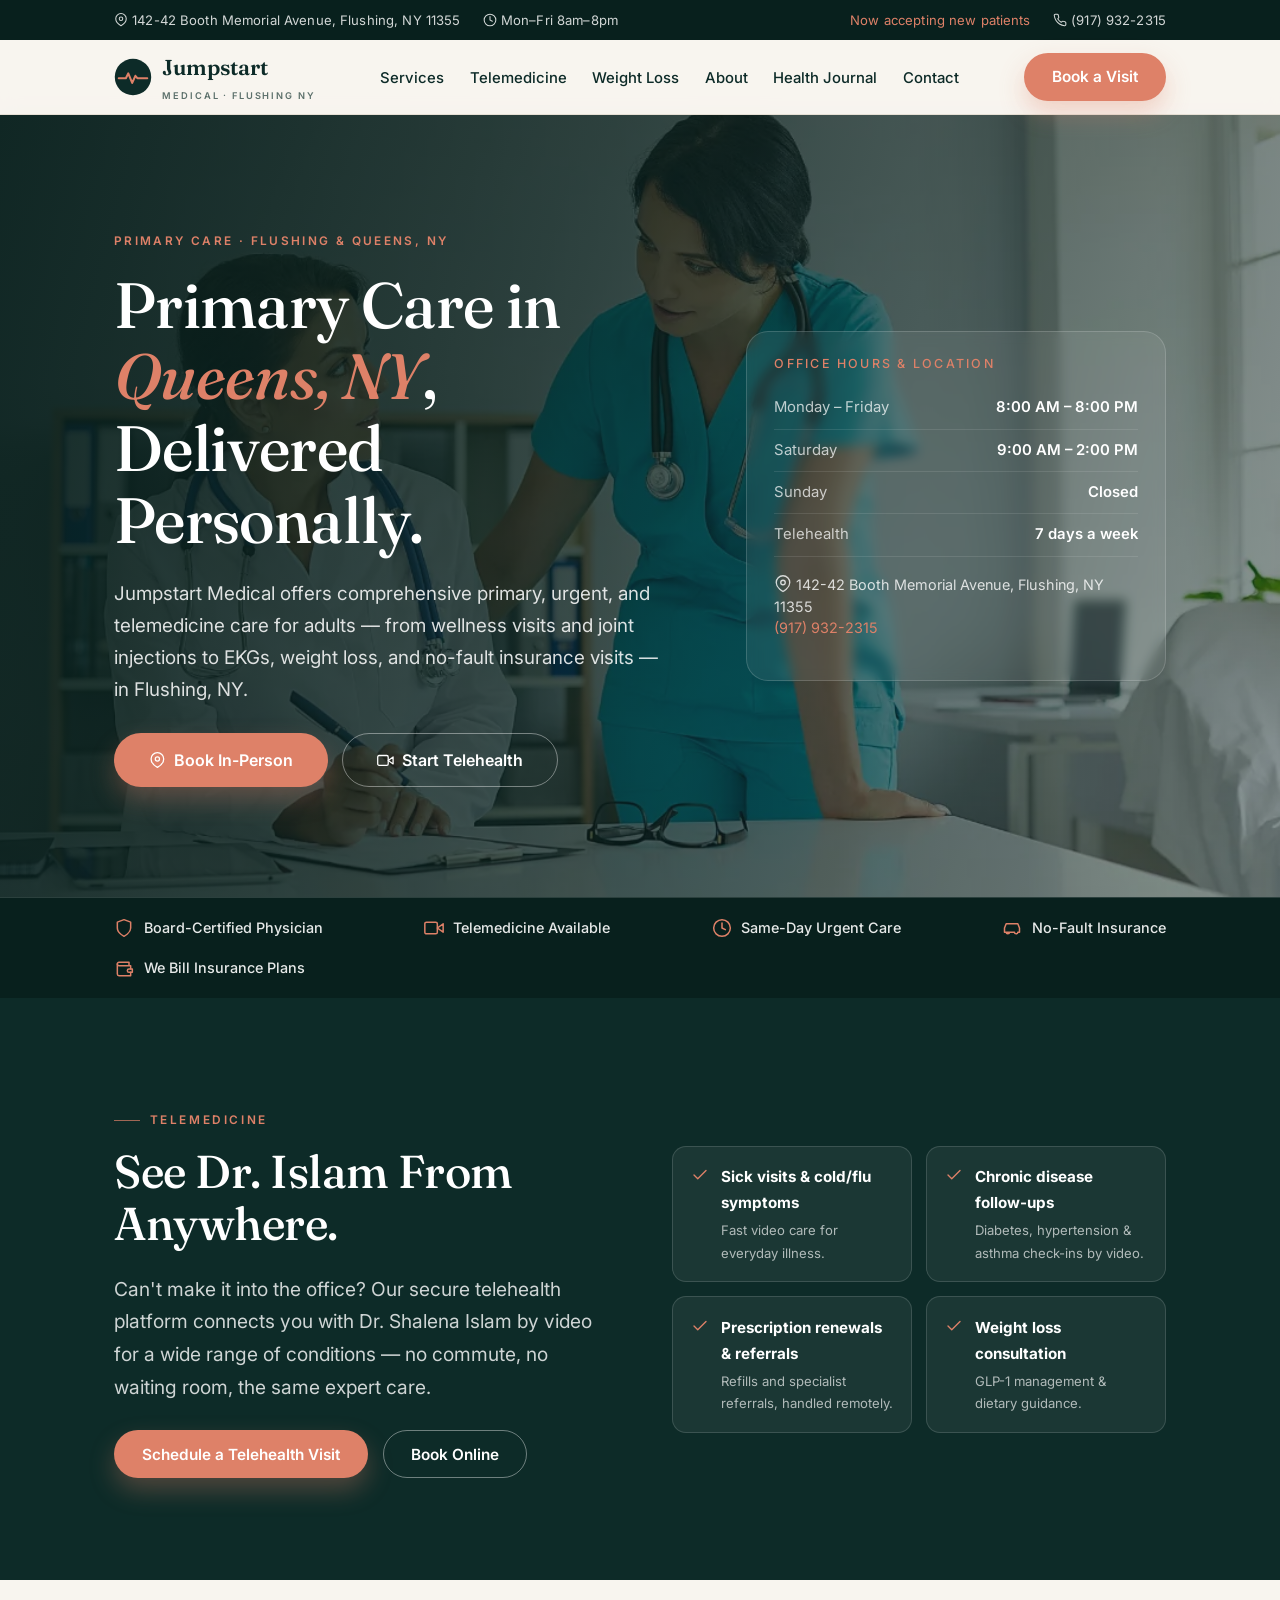
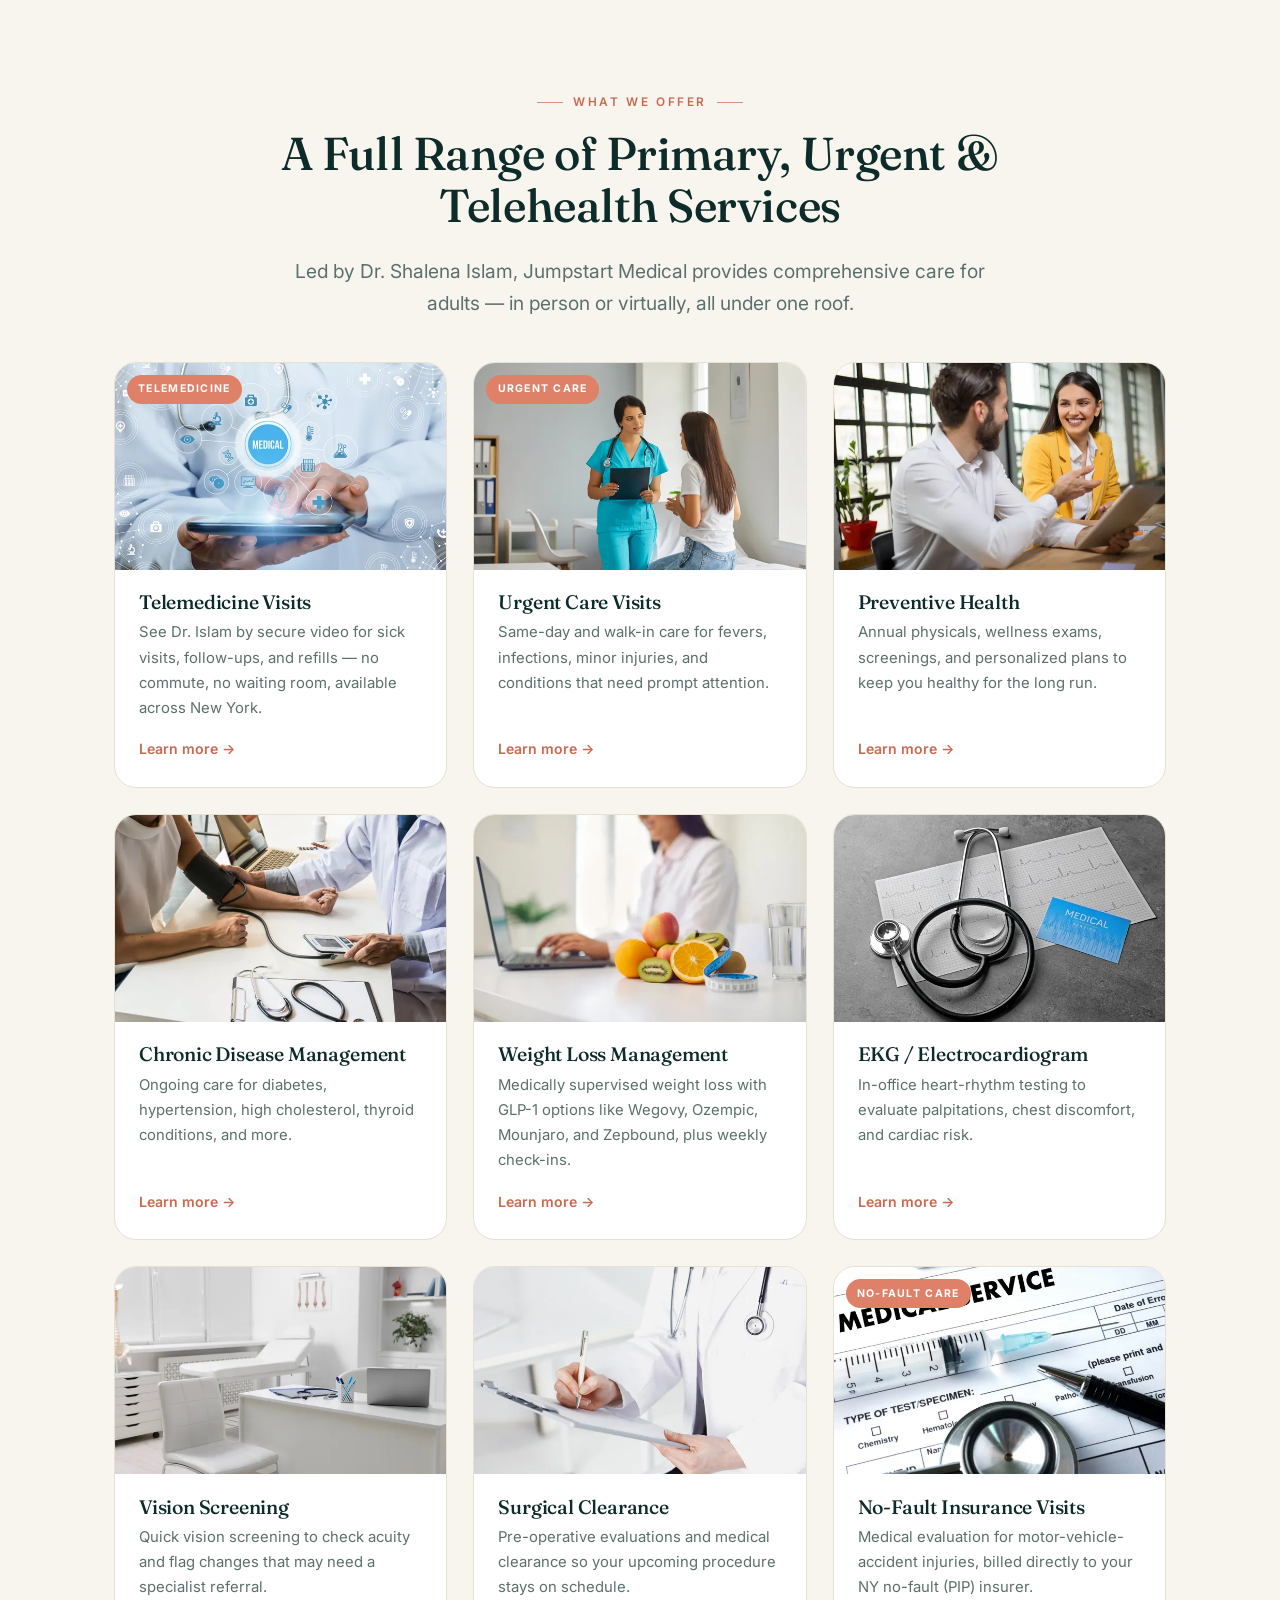
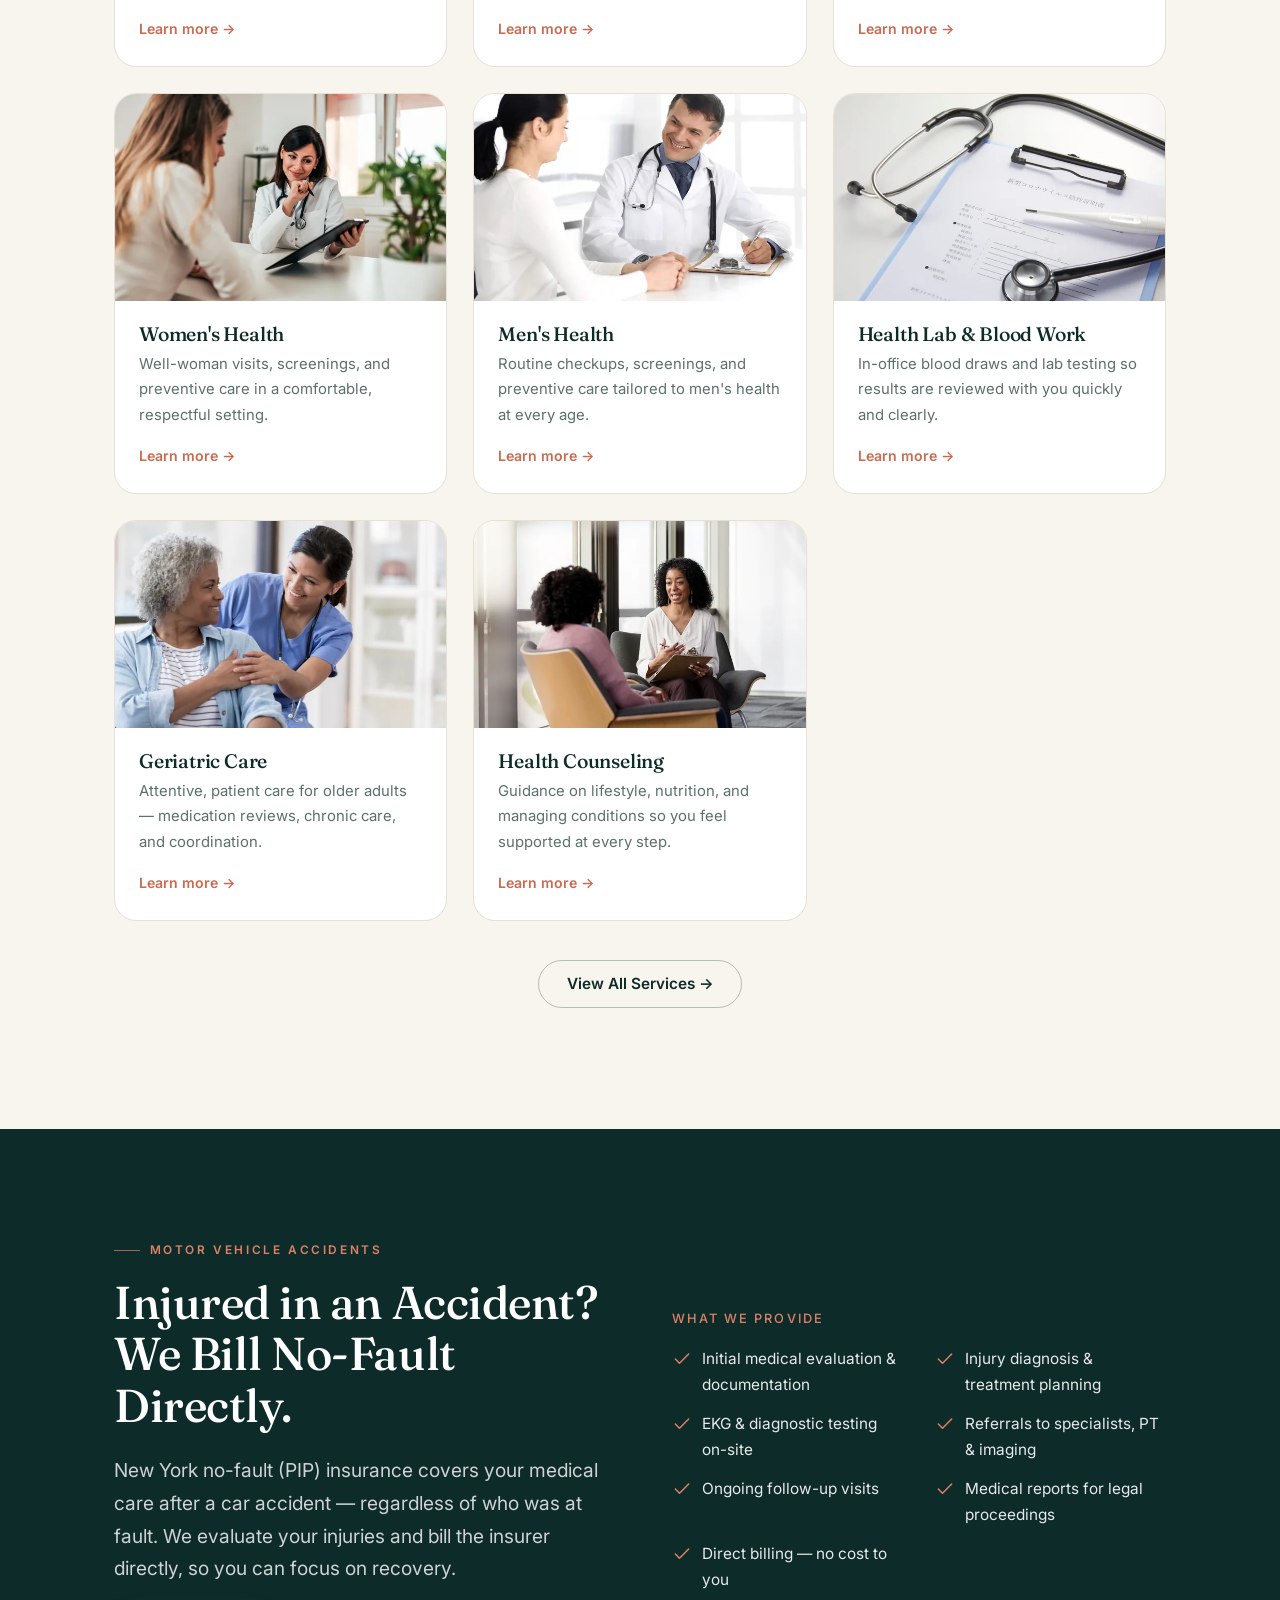
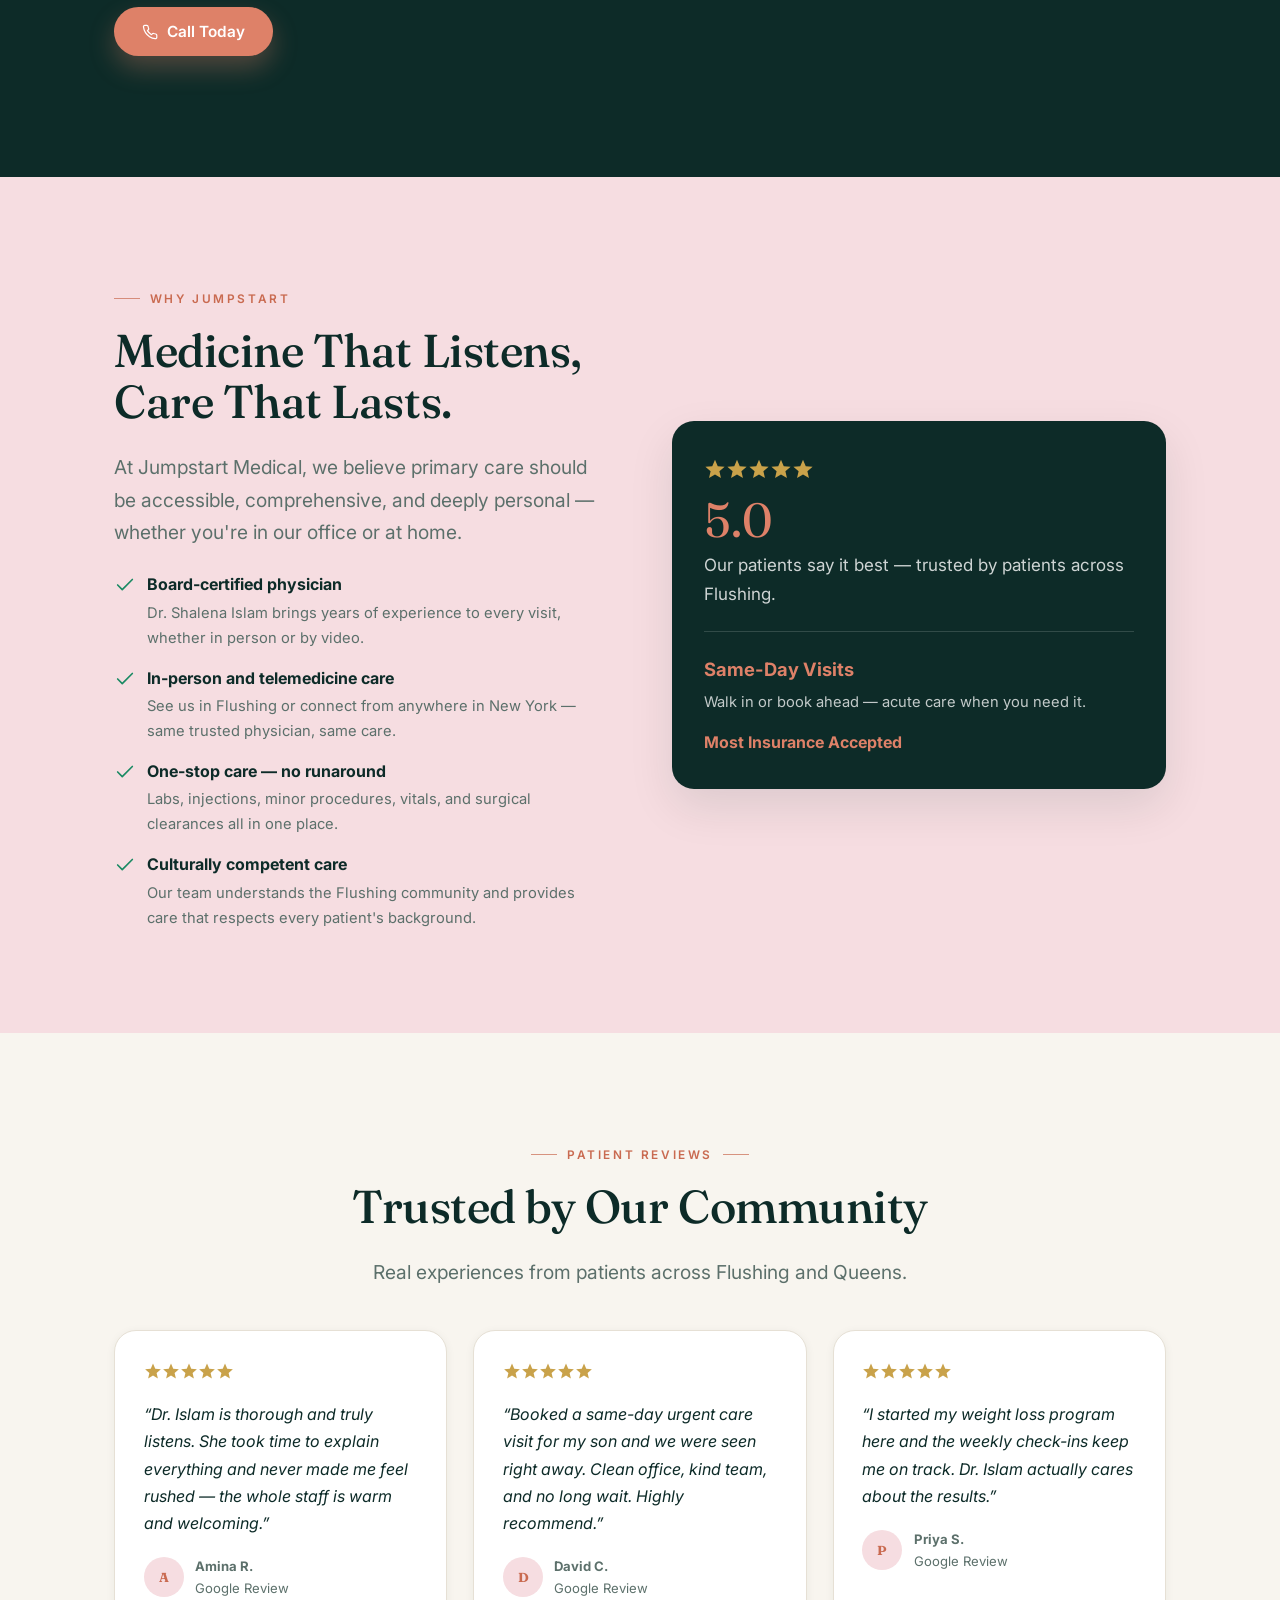
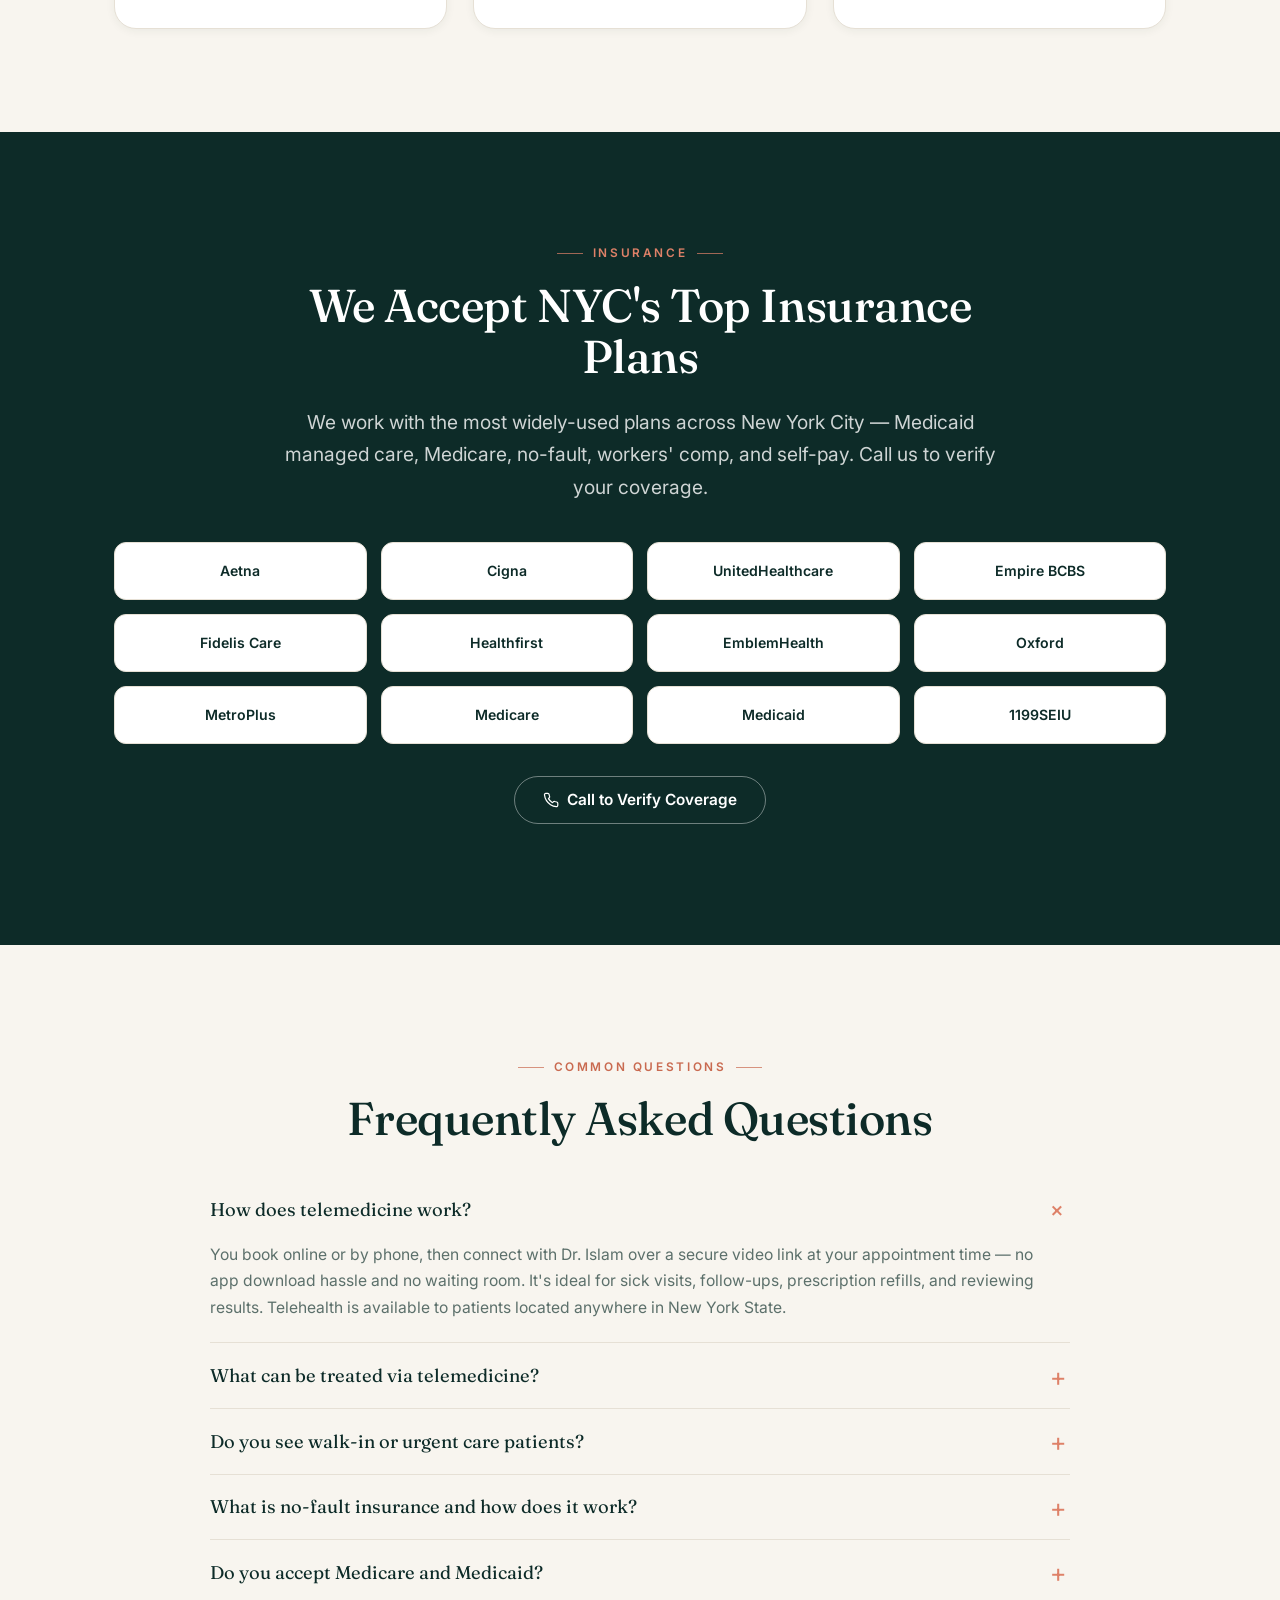
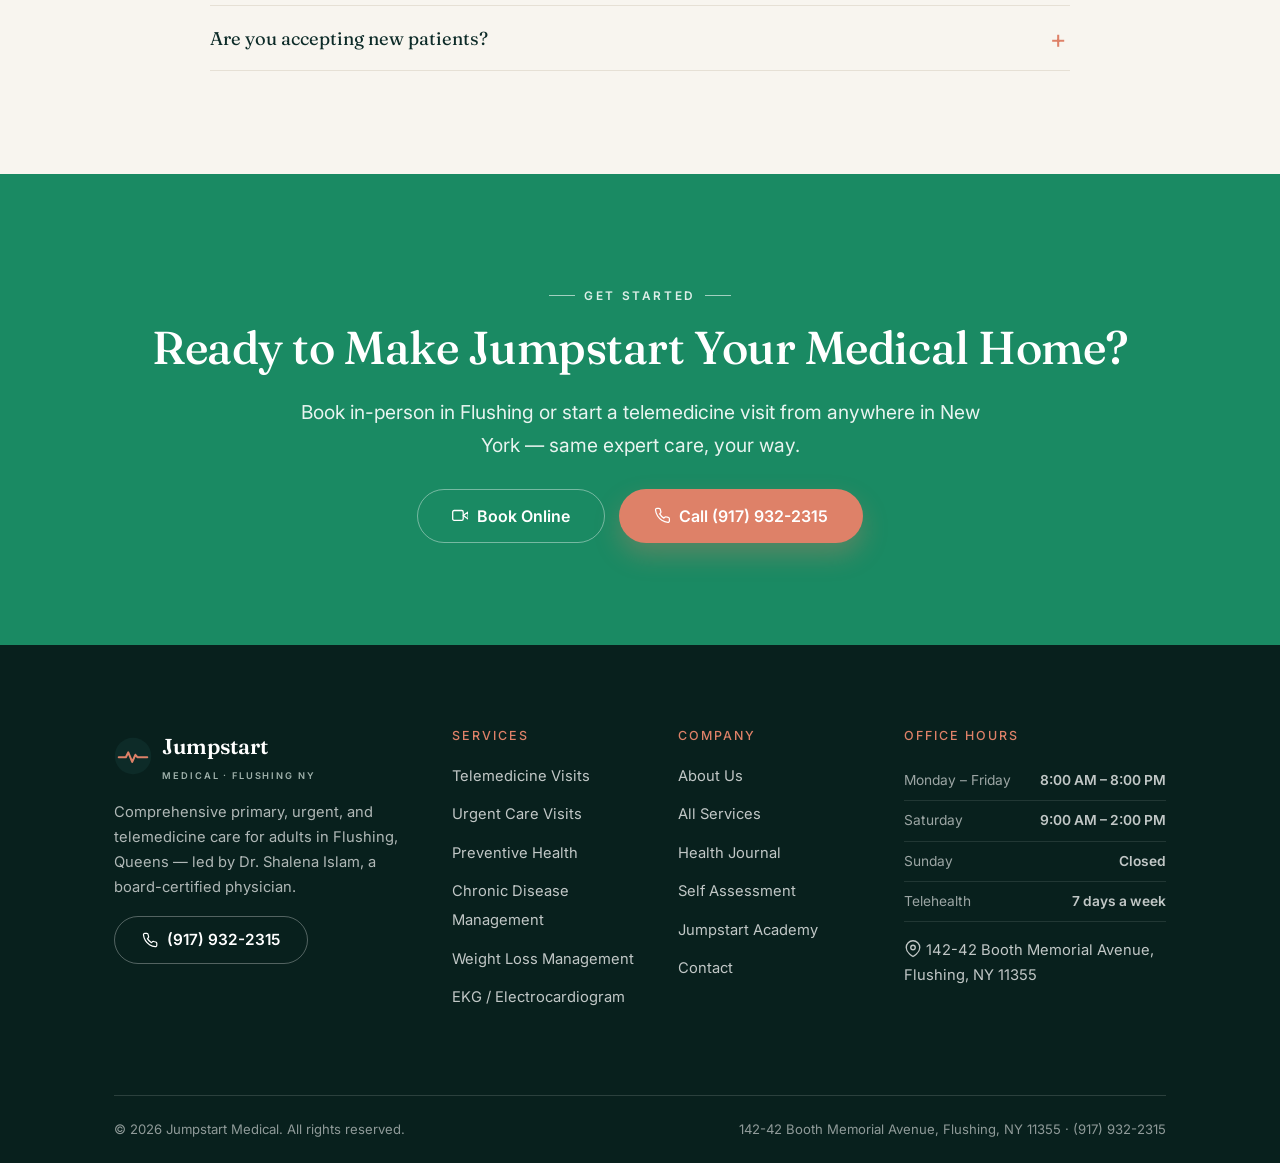
<file: index.html>
<!doctype html>
<html lang="en">
<head>
<meta charset="utf-8">
<meta name="viewport" content="width=device-width, initial-scale=1">
<title>Primary Care &amp; Urgent Care in Flushing, Queens NY | Jumpstart Medical</title>
<meta name="description" content="Jumpstart Medical offers comprehensive primary, urgent, and telemedicine care for adults in Flushing, Queens NY — led by Dr. Shalena Islam. Same-day visits, weight loss, no-fault care. Call (917) 932-2315.">
<link rel="canonical" href="https://jumpstartmedical.care/">
<meta name="theme-color" content="#0d2b28">
<meta name="robots" content="index, follow, max-image-preview:large">
<meta name="author" content="Jumpstart Medical">
<meta name="geo.region" content="US-NY">
<meta name="geo.placename" content="Flushing, Queens, New York">

<meta property="og:type" content="website">
<meta property="og:site_name" content="Jumpstart Medical">
<meta property="og:title" content="Primary Care &amp; Urgent Care in Flushing, Queens NY | Jumpstart Medical">
<meta property="og:description" content="Jumpstart Medical offers comprehensive primary, urgent, and telemedicine care for adults in Flushing, Queens NY — led by Dr. Shalena Islam. Same-day visits, weight loss, no-fault care. Call (917) 932-2315.">
<meta property="og:url" content="https://jumpstartmedical.care/">
<meta property="og:image" content="https://jumpstartmedical.care/assets/img/og-image.jpg">
<meta property="og:image:width" content="1200">
<meta property="og:image:height" content="630">
<meta property="og:locale" content="en_US">
<meta name="twitter:card" content="summary_large_image">
<meta name="twitter:title" content="Primary Care &amp; Urgent Care in Flushing, Queens NY | Jumpstart Medical">
<meta name="twitter:description" content="Jumpstart Medical offers comprehensive primary, urgent, and telemedicine care for adults in Flushing, Queens NY — led by Dr. Shalena Islam. Same-day visits, weight loss, no-fault care. Call (917) 932-2315.">
<meta name="twitter:image" content="https://jumpstartmedical.care/assets/img/og-image.jpg">

<link rel="icon" type="image/svg+xml" href="assets/img/favicon.svg">
<link rel="apple-touch-icon" href="assets/img/favicon.svg">
<link rel="manifest" href="site.webmanifest">

<link rel="preconnect" href="https://fonts.googleapis.com">
<link rel="preconnect" href="https://fonts.gstatic.com" crossorigin>
<link href="https://fonts.googleapis.com/css2?family=Fraunces:ital,opsz,wght@0,9..144,400;0,9..144,500;1,9..144,400&family=Inter:wght@400;500;600;700&display=swap" rel="stylesheet">
<link rel="stylesheet" href="assets/css/styles.css">
<script type="application/ld+json">{"@context": "https://schema.org", "@type": "MedicalClinic", "@id": "https://jumpstartmedical.care/#clinic", "name": "Jumpstart Medical", "url": "https://jumpstartmedical.care/", "telephone": "(917) 932-2315", "image": "https://jumpstartmedical.care/assets/img/og-image.jpg", "priceRange": "$$", "medicalSpecialty": ["PrimaryCare", "Emergency"], "address": {"@type": "PostalAddress", "streetAddress": "142-42 Booth Memorial Avenue", "addressLocality": "Flushing", "addressRegion": "NY", "postalCode": "11355", "addressCountry": "US"}, "geo": {"@type": "GeoCoordinates", "latitude": 40.7433, "longitude": -73.8203}, "areaServed": [{"@type": "City", "name": "Flushing"}, {"@type": "City", "name": "Queens"}, {"@type": "City", "name": "Bayside"}, {"@type": "City", "name": "Fresh Meadows"}], "openingHoursSpecification": [{"@type": "OpeningHoursSpecification", "dayOfWeek": ["Monday", "Tuesday", "Wednesday", "Thursday", "Friday"], "opens": "08:00", "closes": "20:00"}, {"@type": "OpeningHoursSpecification", "dayOfWeek": "Saturday", "opens": "09:00", "closes": "14:00"}], "founder": {"@type": "Physician", "name": "Dr. Shalena Islam"}, "sameAs": ["https://www.zocdoc.com/practice/jumpstart-medical-75416"]}</script>
<script type="application/ld+json">{"@context": "https://schema.org", "@type": "Physician", "name": "Dr. Shalena Islam", "url": "https://jumpstartmedical.care/about-us/", "telephone": "(917) 932-2315", "medicalSpecialty": "PrimaryCare", "worksFor": {"@id": "https://jumpstartmedical.care/#clinic"}, "knowsLanguage": ["English", "Bengali", "Urdu", "Hindi"], "address": {"@type": "PostalAddress", "streetAddress": "142-42 Booth Memorial Avenue", "addressLocality": "Flushing", "addressRegion": "NY", "postalCode": "11355", "addressCountry": "US"}}</script>
<script type="application/ld+json">{"@context": "https://schema.org", "@type": "FAQPage", "mainEntity": [{"@type": "Question", "name": "How does telemedicine work?", "acceptedAnswer": {"@type": "Answer", "text": "You book online or by phone, then connect with Dr. Islam over a secure video link at your appointment time — no app download hassle and no waiting room. It's ideal for sick visits, follow-ups, prescription refills, and reviewing results. Telehealth is available to patients located anywhere in New York State."}}, {"@type": "Question", "name": "What can be treated via telemedicine?", "acceptedAnswer": {"@type": "Answer", "text": "Colds and flu, minor infections, rashes, allergies, prescription refills, medication questions, and chronic-condition check-ins are all a great fit. For anything that needs hands-on evaluation or lab work, we'll have you come into the Flushing office — often the same day."}}, {"@type": "Question", "name": "Do you see walk-in or urgent care patients?", "acceptedAnswer": {"@type": "Answer", "text": "Yes. Same-day and walk-in appointments are available for acute conditions during office hours. Calling ahead at (917) 932-2315 helps us reduce your wait, but walk-ins are always welcome."}}, {"@type": "Question", "name": "What is no-fault insurance and how does it work?", "acceptedAnswer": {"@type": "Answer", "text": "New York no-fault (PIP) insurance covers medical expenses after a motor vehicle accident, regardless of who was at fault. Jumpstart Medical evaluates your injuries and bills the insurer directly — at no out-of-pocket cost to you."}}, {"@type": "Question", "name": "Do you accept Medicare and Medicaid?", "acceptedAnswer": {"@type": "Answer", "text": "Yes. We accept Medicare, Medicaid, and most major NYC commercial plans. Call (917) 932-2315 and we'll verify your coverage before your visit."}}, {"@type": "Question", "name": "Are you accepting new patients?", "acceptedAnswer": {"@type": "Answer", "text": "Absolutely. Jumpstart Medical is actively welcoming new adult patients for both in-person and telemedicine visits. Book on ZocDoc or call (917) 932-2315 to get started."}}]}</script>
<script type="application/ld+json">{"@context": "https://schema.org", "@type": "WebSite", "name": "Jumpstart Medical", "url": "https://jumpstartmedical.care/"}</script>
</head>
<body>
<a class="skip" href="#main">Skip to content</a>

<div class="topbar">
  <div class="wrap">
    <div class="tb-left">
      <span><svg class="ico" viewBox="0 0 24 24" fill="none" stroke="currentColor" stroke-width="1.8" stroke-linecap="round" stroke-linejoin="round" aria-hidden="true"><path d="M21 10c0 7-9 12-9 12s-9-5-9-12a9 9 0 0 1 18 0Z"/><circle cx="12" cy="10" r="3"/></svg> 142-42 Booth Memorial Avenue, Flushing, NY 11355</span>
      <span><svg class="ico" viewBox="0 0 24 24" fill="none" stroke="currentColor" stroke-width="1.8" stroke-linecap="round" stroke-linejoin="round" aria-hidden="true"><circle cx="12" cy="12" r="10"/><path d="M12 6v6l4 2"/></svg> Mon–Fri 8am–8pm</span>
    </div>
    <div class="tb-right">
      <span class="dot">Now accepting new patients</span>
      <a href="tel:+19179322315"><svg class="ico" viewBox="0 0 24 24" fill="none" stroke="currentColor" stroke-width="1.8" stroke-linecap="round" stroke-linejoin="round" aria-hidden="true"><path d="M22 16.9v3a2 2 0 0 1-2.2 2 19.8 19.8 0 0 1-8.6-3 19.5 19.5 0 0 1-6-6 19.8 19.8 0 0 1-3-8.6A2 2 0 0 1 4.1 2h3a2 2 0 0 1 2 1.7c.1 1 .4 1.9.7 2.8a2 2 0 0 1-.5 2.1L8.1 9.9a16 16 0 0 0 6 6l1.3-1.3a2 2 0 0 1 2.1-.4c.9.3 1.8.6 2.8.7a2 2 0 0 1 1.7 2Z"/></svg> (917) 932-2315</a>
    </div>
  </div>
</div>
<header class="site-header">
  <nav class="nav wrap" aria-label="Primary">
    <a class="brand" href="index.html" aria-label="Jumpstart Medical home">
      <img class="mark" src="assets/img/logo-mark.svg" alt="" width="38" height="38">
      <span>Jumpstart <small>Medical &middot; Flushing NY</small></span>
    </a>
    <ul class="nav-links"><li><a href="services/">Services</a></li><li><a href="services/telemedicine-queens-ny/">Telemedicine</a></li><li><a href="services/weight-loss-in-flushing-ny/">Weight Loss</a></li><li><a href="about-us/">About</a></li><li><a href="blogs/">Health Journal</a></li><li><a href="contact/">Contact</a></li></ul>
    <div class="nav-cta">
      <a class="btn btn-primary" href="https://www.zocdoc.com/practice/jumpstart-medical-75416" target="_blank" rel="noopener">Book a Visit</a>
    </div>
    <button class="nav-toggle" aria-label="Menu" aria-expanded="false" aria-controls="menu">
      <span></span><span></span><span></span>
    </button>
  </nav>
</header>
<main id="main">
<section class="hero">
  <img class="hero-bg" src="assets/img/medical-team-collaboration.webp" srcset="assets/img/medical-team-collaboration-640.webp 640w, assets/img/medical-team-collaboration.webp 1200w" sizes="100vw" width="1200" height="750" alt="Jumpstart Medical care team in Flushing, Queens">
  <div class="wrap">
    <div class="hero-grid">
      <div>
        <span class="hero-badge">Primary Care &middot; Flushing &amp; Queens, NY</span>
        <h1>Primary Care in <em>Queens, NY</em>, Delivered Personally.</h1>
        <p class="hero-sub">Jumpstart Medical offers comprehensive primary, urgent, and telemedicine care for adults &mdash; from wellness visits and joint injections to EKGs, weight loss, and no-fault insurance visits &mdash; in Flushing, NY.</p>
        <div class="hero-actions">
          <a class="btn btn-primary btn-lg" href="https://www.zocdoc.com/practice/jumpstart-medical-75416" target="_blank" rel="noopener"><svg class="ico" viewBox="0 0 24 24" fill="none" stroke="currentColor" stroke-width="1.8" stroke-linecap="round" stroke-linejoin="round" aria-hidden="true"><path d="M21 10c0 7-9 12-9 12s-9-5-9-12a9 9 0 0 1 18 0Z"/><circle cx="12" cy="10" r="3"/></svg> Book In-Person</a>
          <a class="btn btn-ghost-light btn-lg" href="services/telemedicine-queens-ny/"><svg class="ico" viewBox="0 0 24 24" fill="none" stroke="currentColor" stroke-width="1.8" stroke-linecap="round" stroke-linejoin="round" aria-hidden="true"><path d="m23 7-7 5 7 5V7Z"/><rect x="1" y="5" width="15" height="14" rx="2"/></svg> Start Telehealth</a>
        </div>
      </div>
      <aside class="hours-card">
        <h3>Office Hours &amp; Location</h3>
        <div class="hours-row"><span>Monday – Friday</span><span>8:00 AM – 8:00 PM</span></div><div class="hours-row"><span>Saturday</span><span>9:00 AM – 2:00 PM</span></div><div class="hours-row"><span>Sunday</span><span>Closed</span></div><div class="hours-row"><span>Telehealth</span><span>7 days a week</span></div>
        <p class="addr"><svg class="ico" viewBox="0 0 24 24" fill="none" stroke="currentColor" stroke-width="1.8" stroke-linecap="round" stroke-linejoin="round" aria-hidden="true"><path d="M21 10c0 7-9 12-9 12s-9-5-9-12a9 9 0 0 1 18 0Z"/><circle cx="12" cy="10" r="3"/></svg> 142-42 Booth Memorial Avenue, Flushing, NY 11355<br>
        <a href="tel:+19179322315" style="color:var(--coral)">(917) 932-2315</a></p>
      </aside>
    </div>
  </div>
</section>

<section class="trust"><div class="wrap"><div class="trust-item"><svg class="ico" viewBox="0 0 24 24" fill="none" stroke="currentColor" stroke-width="1.8" stroke-linecap="round" stroke-linejoin="round" aria-hidden="true"><path d="M12 22s8-4 8-10V5l-8-3-8 3v7c0 6 8 10 8 10Z"/></svg><span>Board-Certified Physician</span></div><div class="trust-item"><svg class="ico" viewBox="0 0 24 24" fill="none" stroke="currentColor" stroke-width="1.8" stroke-linecap="round" stroke-linejoin="round" aria-hidden="true"><path d="m23 7-7 5 7 5V7Z"/><rect x="1" y="5" width="15" height="14" rx="2"/></svg><span>Telemedicine Available</span></div><div class="trust-item"><svg class="ico" viewBox="0 0 24 24" fill="none" stroke="currentColor" stroke-width="1.8" stroke-linecap="round" stroke-linejoin="round" aria-hidden="true"><circle cx="12" cy="12" r="10"/><path d="M12 6v6l4 2"/></svg><span>Same-Day Urgent Care</span></div><div class="trust-item"><svg class="ico" viewBox="0 0 24 24" fill="none" stroke="currentColor" stroke-width="1.8" stroke-linecap="round" stroke-linejoin="round" aria-hidden="true"><path d="M5 17H3v-5l2-5h14l2 5v5h-2M5 17a2 2 0 1 0 4 0M5 17h10m0 0a2 2 0 1 0 4 0"/></svg><span>No-Fault Insurance</span></div><div class="trust-item"><svg class="ico" viewBox="0 0 24 24" fill="none" stroke="currentColor" stroke-width="1.8" stroke-linecap="round" stroke-linejoin="round" aria-hidden="true"><path d="M20 12V8H6a2 2 0 0 1 0-4h12v4"/><path d="M4 6v12a2 2 0 0 0 2 2h14v-4"/><path d="M18 12a2 2 0 0 0 0 4h4v-4Z"/></svg><span>We Bill Insurance Plans</span></div></div></section>

<section class="section band-dark">
  <div class="wrap">
    <div class="split">
      <div class="reveal on-dark">
        <span class="kicker">Telemedicine</span>
        <h2>See Dr. Islam From Anywhere.</h2>
        <p class="lead">Can't make it into the office? Our secure telehealth platform connects you with Dr. Shalena Islam by video for a wide range of conditions &mdash; no commute, no waiting room, the same expert care.</p>
        <div class="hero-actions">
          <a class="btn btn-primary" href="https://www.zocdoc.com/practice/jumpstart-medical-75416" target="_blank" rel="noopener">Schedule a Telehealth Visit</a>
          <a class="btn btn-ghost-light" href="https://www.zocdoc.com/practice/jumpstart-medical-75416" target="_blank" rel="noopener">Book Online</a>
        </div>
      </div>
      <div class="reveal tele-cards"><div class="tele-card"><svg class="ico" viewBox="0 0 24 24" fill="none" stroke="currentColor" stroke-width="1.8" stroke-linecap="round" stroke-linejoin="round" aria-hidden="true"><path d="M20 6 9 17l-5-5"/></svg><div><b>Sick visits &amp; cold/flu symptoms</b><span>Fast video care for everyday illness.</span></div></div><div class="tele-card"><svg class="ico" viewBox="0 0 24 24" fill="none" stroke="currentColor" stroke-width="1.8" stroke-linecap="round" stroke-linejoin="round" aria-hidden="true"><path d="M20 6 9 17l-5-5"/></svg><div><b>Chronic disease follow-ups</b><span>Diabetes, hypertension &amp; asthma check-ins by video.</span></div></div><div class="tele-card"><svg class="ico" viewBox="0 0 24 24" fill="none" stroke="currentColor" stroke-width="1.8" stroke-linecap="round" stroke-linejoin="round" aria-hidden="true"><path d="M20 6 9 17l-5-5"/></svg><div><b>Prescription renewals &amp; referrals</b><span>Refills and specialist referrals, handled remotely.</span></div></div><div class="tele-card"><svg class="ico" viewBox="0 0 24 24" fill="none" stroke="currentColor" stroke-width="1.8" stroke-linecap="round" stroke-linejoin="round" aria-hidden="true"><path d="M20 6 9 17l-5-5"/></svg><div><b>Weight loss consultation</b><span>GLP-1 management &amp; dietary guidance.</span></div></div></div>
    </div>
  </div>
</section>

<section class="section">
  <div class="wrap">
    <div class="section-head center">
      <span class="kicker center">What We Offer</span>
      <h2>A Full Range of Primary, Urgent &amp; Telehealth Services</h2>
      <p class="lead">Led by Dr. Shalena Islam, Jumpstart Medical provides comprehensive care for adults &mdash; in person or virtually, all under one roof.</p>
    </div>
    <div style="margin-top:2.6rem"><div class="grid grid-3">
      <article class="card reveal">
        <div class="card-media"><span class="tag ">TELEMEDICINE</span><img src="assets/img/telemedicine-virtual-care.webp" srcset="assets/img/telemedicine-virtual-care-640.webp 640w, assets/img/telemedicine-virtual-care.webp 1200w" sizes="(max-width:560px) 100vw, (max-width:1000px) 50vw, 33vw" loading="lazy" decoding="async" width="1200" height="750" alt="Telemedicine Visits at Jumpstart Medical in Flushing, NY"></div>
        <div class="card-body">
          <h3>Telemedicine Visits</h3>
          <p>See Dr. Islam by secure video for sick visits, follow-ups, and refills — no commute, no waiting room, available across New York.</p>
          <a class="more" href="services/">Learn more &rarr;</a>
        </div>
      </article>
      <article class="card reveal">
        <div class="card-media"><span class="tag ">URGENT CARE</span><img src="assets/img/urgent-care-consultation.webp" srcset="assets/img/urgent-care-consultation-640.webp 640w, assets/img/urgent-care-consultation.webp 1200w" sizes="(max-width:560px) 100vw, (max-width:1000px) 50vw, 33vw" loading="lazy" decoding="async" width="1200" height="750" alt="Urgent Care Visits at Jumpstart Medical in Flushing, NY"></div>
        <div class="card-body">
          <h3>Urgent Care Visits</h3>
          <p>Same-day and walk-in care for fevers, infections, minor injuries, and conditions that need prompt attention.</p>
          <a class="more" href="services/">Learn more &rarr;</a>
        </div>
      </article>
      <article class="card reveal">
        <div class="card-media"><img src="assets/img/primary-care-consultation-queens.webp" srcset="assets/img/primary-care-consultation-queens-640.webp 640w, assets/img/primary-care-consultation-queens.webp 1200w" sizes="(max-width:560px) 100vw, (max-width:1000px) 50vw, 33vw" loading="lazy" decoding="async" width="1200" height="750" alt="Preventive Health at Jumpstart Medical in Flushing, NY"></div>
        <div class="card-body">
          <h3>Preventive Health</h3>
          <p>Annual physicals, wellness exams, screenings, and personalized plans to keep you healthy for the long run.</p>
          <a class="more" href="services/">Learn more &rarr;</a>
        </div>
      </article>
      <article class="card reveal">
        <div class="card-media"><img src="assets/img/chronic-disease-blood-pressure-check.webp" srcset="assets/img/chronic-disease-blood-pressure-check-640.webp 640w, assets/img/chronic-disease-blood-pressure-check.webp 1200w" sizes="(max-width:560px) 100vw, (max-width:1000px) 50vw, 33vw" loading="lazy" decoding="async" width="1200" height="750" alt="Chronic Disease Management at Jumpstart Medical in Flushing, NY"></div>
        <div class="card-body">
          <h3>Chronic Disease Management</h3>
          <p>Ongoing care for diabetes, hypertension, high cholesterol, thyroid conditions, and more.</p>
          <a class="more" href="services/">Learn more &rarr;</a>
        </div>
      </article>
      <article class="card reveal">
        <div class="card-media"><img src="assets/img/weight-loss-nutrition-flushing.webp" srcset="assets/img/weight-loss-nutrition-flushing-640.webp 640w, assets/img/weight-loss-nutrition-flushing.webp 1200w" sizes="(max-width:560px) 100vw, (max-width:1000px) 50vw, 33vw" loading="lazy" decoding="async" width="1200" height="750" alt="Weight Loss Management at Jumpstart Medical in Flushing, NY"></div>
        <div class="card-body">
          <h3>Weight Loss Management</h3>
          <p>Medically supervised weight loss with GLP-1 options like Wegovy, Ozempic, Mounjaro, and Zepbound, plus weekly check-ins.</p>
          <a class="more" href="services/">Learn more &rarr;</a>
        </div>
      </article>
      <article class="card reveal">
        <div class="card-media"><img src="assets/img/ekg-electrocardiogram-test.webp" srcset="assets/img/ekg-electrocardiogram-test-640.webp 640w, assets/img/ekg-electrocardiogram-test.webp 1200w" sizes="(max-width:560px) 100vw, (max-width:1000px) 50vw, 33vw" loading="lazy" decoding="async" width="1200" height="750" alt="EKG / Electrocardiogram at Jumpstart Medical in Flushing, NY"></div>
        <div class="card-body">
          <h3>EKG / Electrocardiogram</h3>
          <p>In-office heart-rhythm testing to evaluate palpitations, chest discomfort, and cardiac risk.</p>
          <a class="more" href="services/">Learn more &rarr;</a>
        </div>
      </article>
      <article class="card reveal">
        <div class="card-media"><img src="assets/img/flushing-clinic-exam-room.webp" srcset="assets/img/flushing-clinic-exam-room-640.webp 640w, assets/img/flushing-clinic-exam-room.webp 1200w" sizes="(max-width:560px) 100vw, (max-width:1000px) 50vw, 33vw" loading="lazy" decoding="async" width="1200" height="750" alt="Vision Screening at Jumpstart Medical in Flushing, NY"></div>
        <div class="card-body">
          <h3>Vision Screening</h3>
          <p>Quick vision screening to check acuity and flag changes that may need a specialist referral.</p>
          <a class="more" href="services/">Learn more &rarr;</a>
        </div>
      </article>
      <article class="card reveal">
        <div class="card-media"><img src="assets/img/surgical-clearance-exam.webp" srcset="assets/img/surgical-clearance-exam-640.webp 640w, assets/img/surgical-clearance-exam.webp 1200w" sizes="(max-width:560px) 100vw, (max-width:1000px) 50vw, 33vw" loading="lazy" decoding="async" width="1200" height="750" alt="Surgical Clearance at Jumpstart Medical in Flushing, NY"></div>
        <div class="card-body">
          <h3>Surgical Clearance</h3>
          <p>Pre-operative evaluations and medical clearance so your upcoming procedure stays on schedule.</p>
          <a class="more" href="services/">Learn more &rarr;</a>
        </div>
      </article>
      <article class="card reveal">
        <div class="card-media"><span class="tag ">NO-FAULT CARE</span><img src="assets/img/health-lab-blood-work.webp" srcset="assets/img/health-lab-blood-work-640.webp 640w, assets/img/health-lab-blood-work.webp 1200w" sizes="(max-width:560px) 100vw, (max-width:1000px) 50vw, 33vw" loading="lazy" decoding="async" width="1200" height="750" alt="No-Fault Insurance Visits at Jumpstart Medical in Flushing, NY"></div>
        <div class="card-body">
          <h3>No-Fault Insurance Visits</h3>
          <p>Medical evaluation for motor-vehicle-accident injuries, billed directly to your NY no-fault (PIP) insurer.</p>
          <a class="more" href="services/">Learn more &rarr;</a>
        </div>
      </article>
      <article class="card reveal">
        <div class="card-media"><img src="assets/img/womens-health-consultation.webp" srcset="assets/img/womens-health-consultation-640.webp 640w, assets/img/womens-health-consultation.webp 1200w" sizes="(max-width:560px) 100vw, (max-width:1000px) 50vw, 33vw" loading="lazy" decoding="async" width="1200" height="750" alt="Women&#x27;s Health at Jumpstart Medical in Flushing, NY"></div>
        <div class="card-body">
          <h3>Women's Health</h3>
          <p>Well-woman visits, screenings, and preventive care in a comfortable, respectful setting.</p>
          <a class="more" href="services/">Learn more &rarr;</a>
        </div>
      </article>
      <article class="card reveal">
        <div class="card-media"><img src="assets/img/mens-health-checkup.webp" srcset="assets/img/mens-health-checkup-640.webp 640w, assets/img/mens-health-checkup.webp 1200w" sizes="(max-width:560px) 100vw, (max-width:1000px) 50vw, 33vw" loading="lazy" decoding="async" width="1200" height="750" alt="Men&#x27;s Health at Jumpstart Medical in Flushing, NY"></div>
        <div class="card-body">
          <h3>Men's Health</h3>
          <p>Routine checkups, screenings, and preventive care tailored to men's health at every age.</p>
          <a class="more" href="services/">Learn more &rarr;</a>
        </div>
      </article>
      <article class="card reveal">
        <div class="card-media"><img src="assets/img/lab-testing-medical-form.webp" srcset="assets/img/lab-testing-medical-form-640.webp 640w, assets/img/lab-testing-medical-form.webp 1200w" sizes="(max-width:560px) 100vw, (max-width:1000px) 50vw, 33vw" loading="lazy" decoding="async" width="1200" height="750" alt="Health Lab &amp; Blood Work at Jumpstart Medical in Flushing, NY"></div>
        <div class="card-body">
          <h3>Health Lab & Blood Work</h3>
          <p>In-office blood draws and lab testing so results are reviewed with you quickly and clearly.</p>
          <a class="more" href="services/">Learn more &rarr;</a>
        </div>
      </article>
      <article class="card reveal">
        <div class="card-media"><img src="assets/img/geriatric-care-elderly-patient.webp" srcset="assets/img/geriatric-care-elderly-patient-640.webp 640w, assets/img/geriatric-care-elderly-patient.webp 1200w" sizes="(max-width:560px) 100vw, (max-width:1000px) 50vw, 33vw" loading="lazy" decoding="async" width="1200" height="750" alt="Geriatric Care at Jumpstart Medical in Flushing, NY"></div>
        <div class="card-body">
          <h3>Geriatric Care</h3>
          <p>Attentive, patient care for older adults — medication reviews, chronic care, and coordination.</p>
          <a class="more" href="services/">Learn more &rarr;</a>
        </div>
      </article>
      <article class="card reveal">
        <div class="card-media"><img src="assets/img/health-counseling-flushing.webp" srcset="assets/img/health-counseling-flushing-640.webp 640w, assets/img/health-counseling-flushing.webp 1200w" sizes="(max-width:560px) 100vw, (max-width:1000px) 50vw, 33vw" loading="lazy" decoding="async" width="1200" height="750" alt="Health Counseling at Jumpstart Medical in Flushing, NY"></div>
        <div class="card-body">
          <h3>Health Counseling</h3>
          <p>Guidance on lifestyle, nutrition, and managing conditions so you feel supported at every step.</p>
          <a class="more" href="services/">Learn more &rarr;</a>
        </div>
      </article></div></div>
    <p class="center" style="margin-top:2.4rem"><a class="btn btn-outline" href="services/">View All Services &rarr;</a></p>
  </div>
</section>

<section class="section band-dark">
  <div class="wrap">
    <div class="split">
      <div class="reveal on-dark">
        <span class="kicker">Motor Vehicle Accidents</span>
        <h2>Injured in an Accident? We Bill No-Fault Directly.</h2>
        <p class="lead">New York no-fault (PIP) insurance covers your medical care after a car accident &mdash; regardless of who was at fault. We evaluate your injuries and bill the insurer directly, so you can focus on recovery.</p>
        <p style="margin-top:1.4rem"><a class="btn btn-primary" href="tel:+19179322315"><svg class="ico" viewBox="0 0 24 24" fill="none" stroke="currentColor" stroke-width="1.8" stroke-linecap="round" stroke-linejoin="round" aria-hidden="true"><path d="M22 16.9v3a2 2 0 0 1-2.2 2 19.8 19.8 0 0 1-8.6-3 19.5 19.5 0 0 1-6-6 19.8 19.8 0 0 1-3-8.6A2 2 0 0 1 4.1 2h3a2 2 0 0 1 2 1.7c.1 1 .4 1.9.7 2.8a2 2 0 0 1-.5 2.1L8.1 9.9a16 16 0 0 0 6 6l1.3-1.3a2 2 0 0 1 2.1-.4c.9.3 1.8.6 2.8.7a2 2 0 0 1 1.7 2Z"/></svg> Call Today</a></p>
      </div>
      <div class="reveal on-dark">
        <h3 style="color:#fff;font-family:var(--sans);font-size:.8rem;letter-spacing:.16em;text-transform:uppercase;color:var(--coral)">What We Provide</h3>
        <ul class="provide-list" style="margin-top:1.2rem"><li><svg class="ico" viewBox="0 0 24 24" fill="none" stroke="currentColor" stroke-width="1.8" stroke-linecap="round" stroke-linejoin="round" aria-hidden="true"><path d="M20 6 9 17l-5-5"/></svg><span>Initial medical evaluation &amp; documentation</span></li><li><svg class="ico" viewBox="0 0 24 24" fill="none" stroke="currentColor" stroke-width="1.8" stroke-linecap="round" stroke-linejoin="round" aria-hidden="true"><path d="M20 6 9 17l-5-5"/></svg><span>Injury diagnosis &amp; treatment planning</span></li><li><svg class="ico" viewBox="0 0 24 24" fill="none" stroke="currentColor" stroke-width="1.8" stroke-linecap="round" stroke-linejoin="round" aria-hidden="true"><path d="M20 6 9 17l-5-5"/></svg><span>EKG &amp; diagnostic testing on-site</span></li><li><svg class="ico" viewBox="0 0 24 24" fill="none" stroke="currentColor" stroke-width="1.8" stroke-linecap="round" stroke-linejoin="round" aria-hidden="true"><path d="M20 6 9 17l-5-5"/></svg><span>Referrals to specialists, PT &amp; imaging</span></li><li><svg class="ico" viewBox="0 0 24 24" fill="none" stroke="currentColor" stroke-width="1.8" stroke-linecap="round" stroke-linejoin="round" aria-hidden="true"><path d="M20 6 9 17l-5-5"/></svg><span>Ongoing follow-up visits</span></li><li><svg class="ico" viewBox="0 0 24 24" fill="none" stroke="currentColor" stroke-width="1.8" stroke-linecap="round" stroke-linejoin="round" aria-hidden="true"><path d="M20 6 9 17l-5-5"/></svg><span>Medical reports for legal proceedings</span></li><li><svg class="ico" viewBox="0 0 24 24" fill="none" stroke="currentColor" stroke-width="1.8" stroke-linecap="round" stroke-linejoin="round" aria-hidden="true"><path d="M20 6 9 17l-5-5"/></svg><span>Direct billing &mdash; no cost to you</span></li></ul>
      </div>
    </div>
  </div>
</section>

<section class="section band-rose">
  <div class="wrap">
    <div class="split">
      <div class="reveal">
        <span class="kicker">Why Jumpstart</span>
        <h2>Medicine That Listens, Care That Lasts.</h2>
        <p class="lead">At Jumpstart Medical, we believe primary care should be accessible, comprehensive, and deeply personal &mdash; whether you're in our office or at home.</p>
        <ul class="check-list reasons"><li><svg class="ico" viewBox="0 0 24 24" fill="none" stroke="currentColor" stroke-width="1.8" stroke-linecap="round" stroke-linejoin="round" aria-hidden="true"><path d="M20 6 9 17l-5-5"/></svg><div><b>Board-certified physician</b><span>Dr. Shalena Islam brings years of experience to every visit, whether in person or by video.</span></div></li><li><svg class="ico" viewBox="0 0 24 24" fill="none" stroke="currentColor" stroke-width="1.8" stroke-linecap="round" stroke-linejoin="round" aria-hidden="true"><path d="M20 6 9 17l-5-5"/></svg><div><b>In-person and telemedicine care</b><span>See us in Flushing or connect from anywhere in New York — same trusted physician, same care.</span></div></li><li><svg class="ico" viewBox="0 0 24 24" fill="none" stroke="currentColor" stroke-width="1.8" stroke-linecap="round" stroke-linejoin="round" aria-hidden="true"><path d="M20 6 9 17l-5-5"/></svg><div><b>One-stop care &mdash; no runaround</b><span>Labs, injections, minor procedures, vitals, and surgical clearances all in one place.</span></div></li><li><svg class="ico" viewBox="0 0 24 24" fill="none" stroke="currentColor" stroke-width="1.8" stroke-linecap="round" stroke-linejoin="round" aria-hidden="true"><path d="M20 6 9 17l-5-5"/></svg><div><b>Culturally competent care</b><span>Our team understands the Flushing community and provides care that respects every patient's background.</span></div></li></ul>
      </div>
      <div class="reveal">
        <div class="reason-card">
          <div class="stars" aria-label="5 out of 5"><svg viewBox="0 0 24 24" fill="currentColor" aria-hidden="true"><path d="m12 2 3 6.9 7.5.6-5.7 5 1.7 7.4L12 18l-6.5 3.9 1.7-7.4-5.7-5 7.5-.6Z"/></svg><svg viewBox="0 0 24 24" fill="currentColor" aria-hidden="true"><path d="m12 2 3 6.9 7.5.6-5.7 5 1.7 7.4L12 18l-6.5 3.9 1.7-7.4-5.7-5 7.5-.6Z"/></svg><svg viewBox="0 0 24 24" fill="currentColor" aria-hidden="true"><path d="m12 2 3 6.9 7.5.6-5.7 5 1.7 7.4L12 18l-6.5 3.9 1.7-7.4-5.7-5 7.5-.6Z"/></svg><svg viewBox="0 0 24 24" fill="currentColor" aria-hidden="true"><path d="m12 2 3 6.9 7.5.6-5.7 5 1.7 7.4L12 18l-6.5 3.9 1.7-7.4-5.7-5 7.5-.6Z"/></svg><svg viewBox="0 0 24 24" fill="currentColor" aria-hidden="true"><path d="m12 2 3 6.9 7.5.6-5.7 5 1.7 7.4L12 18l-6.5 3.9 1.7-7.4-5.7-5 7.5-.6Z"/></svg></div>
          <div class="rating">5.0</div>
          <p style="color:rgba(255,255,255,.8);margin:.4rem 0 0">Our patients say it best &mdash; trusted by patients across Flushing.</p>
          <div class="same-day">
            <strong>Same-Day Visits</strong>
            <p style="color:rgba(255,255,255,.75);margin:.3rem 0 .8rem;font-size:.92rem">Walk in or book ahead &mdash; acute care when you need it.</p>
            <strong style="font-size:1rem">Most Insurance Accepted</strong>
          </div>
        </div>
      </div>
    </div>
  </div>
</section>


<section class="section">
  <div class="wrap">
    <div class="section-head center">
      <span class="kicker center">Patient Reviews</span>
      <h2>Trusted by Our Community</h2>
      <p class="lead">Real experiences from patients across Flushing and Queens.</p>
    </div>
    <div class="grid grid-3" style="margin-top:2.6rem">
      <div class="review reveal">
        <div class="stars" aria-label="5 out of 5 stars"><svg viewBox="0 0 24 24" fill="currentColor" aria-hidden="true"><path d="m12 2 3 6.9 7.5.6-5.7 5 1.7 7.4L12 18l-6.5 3.9 1.7-7.4-5.7-5 7.5-.6Z"/></svg><svg viewBox="0 0 24 24" fill="currentColor" aria-hidden="true"><path d="m12 2 3 6.9 7.5.6-5.7 5 1.7 7.4L12 18l-6.5 3.9 1.7-7.4-5.7-5 7.5-.6Z"/></svg><svg viewBox="0 0 24 24" fill="currentColor" aria-hidden="true"><path d="m12 2 3 6.9 7.5.6-5.7 5 1.7 7.4L12 18l-6.5 3.9 1.7-7.4-5.7-5 7.5-.6Z"/></svg><svg viewBox="0 0 24 24" fill="currentColor" aria-hidden="true"><path d="m12 2 3 6.9 7.5.6-5.7 5 1.7 7.4L12 18l-6.5 3.9 1.7-7.4-5.7-5 7.5-.6Z"/></svg><svg viewBox="0 0 24 24" fill="currentColor" aria-hidden="true"><path d="m12 2 3 6.9 7.5.6-5.7 5 1.7 7.4L12 18l-6.5 3.9 1.7-7.4-5.7-5 7.5-.6Z"/></svg></div>
        <p>&ldquo;Dr. Islam is thorough and truly listens. She took time to explain everything and never made me feel rushed — the whole staff is warm and welcoming.&rdquo;</p>
        <div class="who"><span class="av">A</span><span><b>Amina R.</b><span>Google Review</span></span></div>
      </div>
      <div class="review reveal">
        <div class="stars" aria-label="5 out of 5 stars"><svg viewBox="0 0 24 24" fill="currentColor" aria-hidden="true"><path d="m12 2 3 6.9 7.5.6-5.7 5 1.7 7.4L12 18l-6.5 3.9 1.7-7.4-5.7-5 7.5-.6Z"/></svg><svg viewBox="0 0 24 24" fill="currentColor" aria-hidden="true"><path d="m12 2 3 6.9 7.5.6-5.7 5 1.7 7.4L12 18l-6.5 3.9 1.7-7.4-5.7-5 7.5-.6Z"/></svg><svg viewBox="0 0 24 24" fill="currentColor" aria-hidden="true"><path d="m12 2 3 6.9 7.5.6-5.7 5 1.7 7.4L12 18l-6.5 3.9 1.7-7.4-5.7-5 7.5-.6Z"/></svg><svg viewBox="0 0 24 24" fill="currentColor" aria-hidden="true"><path d="m12 2 3 6.9 7.5.6-5.7 5 1.7 7.4L12 18l-6.5 3.9 1.7-7.4-5.7-5 7.5-.6Z"/></svg><svg viewBox="0 0 24 24" fill="currentColor" aria-hidden="true"><path d="m12 2 3 6.9 7.5.6-5.7 5 1.7 7.4L12 18l-6.5 3.9 1.7-7.4-5.7-5 7.5-.6Z"/></svg></div>
        <p>&ldquo;Booked a same-day urgent care visit for my son and we were seen right away. Clean office, kind team, and no long wait. Highly recommend.&rdquo;</p>
        <div class="who"><span class="av">D</span><span><b>David C.</b><span>Google Review</span></span></div>
      </div>
      <div class="review reveal">
        <div class="stars" aria-label="5 out of 5 stars"><svg viewBox="0 0 24 24" fill="currentColor" aria-hidden="true"><path d="m12 2 3 6.9 7.5.6-5.7 5 1.7 7.4L12 18l-6.5 3.9 1.7-7.4-5.7-5 7.5-.6Z"/></svg><svg viewBox="0 0 24 24" fill="currentColor" aria-hidden="true"><path d="m12 2 3 6.9 7.5.6-5.7 5 1.7 7.4L12 18l-6.5 3.9 1.7-7.4-5.7-5 7.5-.6Z"/></svg><svg viewBox="0 0 24 24" fill="currentColor" aria-hidden="true"><path d="m12 2 3 6.9 7.5.6-5.7 5 1.7 7.4L12 18l-6.5 3.9 1.7-7.4-5.7-5 7.5-.6Z"/></svg><svg viewBox="0 0 24 24" fill="currentColor" aria-hidden="true"><path d="m12 2 3 6.9 7.5.6-5.7 5 1.7 7.4L12 18l-6.5 3.9 1.7-7.4-5.7-5 7.5-.6Z"/></svg><svg viewBox="0 0 24 24" fill="currentColor" aria-hidden="true"><path d="m12 2 3 6.9 7.5.6-5.7 5 1.7 7.4L12 18l-6.5 3.9 1.7-7.4-5.7-5 7.5-.6Z"/></svg></div>
        <p>&ldquo;I started my weight loss program here and the weekly check-ins keep me on track. Dr. Islam actually cares about the results.&rdquo;</p>
        <div class="who"><span class="av">P</span><span><b>Priya S.</b><span>Google Review</span></span></div>
      </div></div>
  </div>
</section>


<section class="section band-dark">
  <div class="wrap on-dark">
    <div class="section-head center">
      <span class="kicker center">Insurance</span>
      <h2>We Accept NYC's Top Insurance Plans</h2>
      <p class="lead">We work with the most widely-used plans across New York City — Medicaid managed care, Medicare, no-fault, workers' comp, and self-pay. Call us to verify your coverage.</p>
    </div>
    <div class="ins-grid" style="margin-top:2.4rem"><div class="ins-pill">Aetna</div><div class="ins-pill">Cigna</div><div class="ins-pill">UnitedHealthcare</div><div class="ins-pill">Empire BCBS</div><div class="ins-pill">Fidelis Care</div><div class="ins-pill">Healthfirst</div><div class="ins-pill">EmblemHealth</div><div class="ins-pill">Oxford</div><div class="ins-pill">MetroPlus</div><div class="ins-pill">Medicare</div><div class="ins-pill">Medicaid</div><div class="ins-pill">1199SEIU</div></div>
    <p class="center" style="margin-top:2rem"><a class="btn btn-ghost-light" href="tel:+19179322315"><svg class="ico" viewBox="0 0 24 24" fill="none" stroke="currentColor" stroke-width="1.8" stroke-linecap="round" stroke-linejoin="round" aria-hidden="true"><path d="M22 16.9v3a2 2 0 0 1-2.2 2 19.8 19.8 0 0 1-8.6-3 19.5 19.5 0 0 1-6-6 19.8 19.8 0 0 1-3-8.6A2 2 0 0 1 4.1 2h3a2 2 0 0 1 2 1.7c.1 1 .4 1.9.7 2.8a2 2 0 0 1-.5 2.1L8.1 9.9a16 16 0 0 0 6 6l1.3-1.3a2 2 0 0 1 2.1-.4c.9.3 1.8.6 2.8.7a2 2 0 0 1 1.7 2Z"/></svg> Call to Verify Coverage</a></p>
  </div>
</section>


<section class="section" style="background:var(--cream)">
  <div class="wrap">
    <div class="section-head center">
      <span class="kicker center">Common Questions</span>
      <h2>Frequently Asked Questions</h2>
    </div>
    <div class="faq" style="margin-top:2rem">
      <div class="faq-item open">
        <button class="faq-q" aria-expanded="true">How does telemedicine work?</button>
        <div class="faq-a" style="max-height:1200px"><p>You book online or by phone, then connect with Dr. Islam over a secure video link at your appointment time — no app download hassle and no waiting room. It's ideal for sick visits, follow-ups, prescription refills, and reviewing results. Telehealth is available to patients located anywhere in New York State.</p></div>
      </div>
      <div class="faq-item">
        <button class="faq-q" aria-expanded="false">What can be treated via telemedicine?</button>
        <div class="faq-a"><p>Colds and flu, minor infections, rashes, allergies, prescription refills, medication questions, and chronic-condition check-ins are all a great fit. For anything that needs hands-on evaluation or lab work, we'll have you come into the Flushing office — often the same day.</p></div>
      </div>
      <div class="faq-item">
        <button class="faq-q" aria-expanded="false">Do you see walk-in or urgent care patients?</button>
        <div class="faq-a"><p>Yes. Same-day and walk-in appointments are available for acute conditions during office hours. Calling ahead at (917) 932-2315 helps us reduce your wait, but walk-ins are always welcome.</p></div>
      </div>
      <div class="faq-item">
        <button class="faq-q" aria-expanded="false">What is no-fault insurance and how does it work?</button>
        <div class="faq-a"><p>New York no-fault (PIP) insurance covers medical expenses after a motor vehicle accident, regardless of who was at fault. Jumpstart Medical evaluates your injuries and bills the insurer directly — at no out-of-pocket cost to you.</p></div>
      </div>
      <div class="faq-item">
        <button class="faq-q" aria-expanded="false">Do you accept Medicare and Medicaid?</button>
        <div class="faq-a"><p>Yes. We accept Medicare, Medicaid, and most major NYC commercial plans. Call (917) 932-2315 and we'll verify your coverage before your visit.</p></div>
      </div>
      <div class="faq-item">
        <button class="faq-q" aria-expanded="false">Are you accepting new patients?</button>
        <div class="faq-a"><p>Absolutely. Jumpstart Medical is actively welcoming new adult patients for both in-person and telemedicine visits. Book on ZocDoc or call (917) 932-2315 to get started.</p></div>
      </div></div>
  </div>
</section>


<section class="section cta-band">
  <div class="wrap">
    <span class="kicker center" style="color:rgba(255,255,255,.85)">Get Started</span>
    <h2>Ready to Make Jumpstart Your Medical Home?</h2>
    <p class="lead" style="max-width:60ch;margin-inline:auto">Book in-person in Flushing or start a telemedicine visit from anywhere in New York — same expert care, your way.</p>
    <div class="hero-actions">
      <a class="btn btn-ghost-light btn-lg" href="https://www.zocdoc.com/practice/jumpstart-medical-75416" target="_blank" rel="noopener"><svg class="ico" viewBox="0 0 24 24" fill="none" stroke="currentColor" stroke-width="1.8" stroke-linecap="round" stroke-linejoin="round" aria-hidden="true"><path d="m23 7-7 5 7 5V7Z"/><rect x="1" y="5" width="15" height="14" rx="2"/></svg> Book Online</a>
      <a class="btn btn-primary btn-lg" href="tel:+19179322315"><svg class="ico" viewBox="0 0 24 24" fill="none" stroke="currentColor" stroke-width="1.8" stroke-linecap="round" stroke-linejoin="round" aria-hidden="true"><path d="M22 16.9v3a2 2 0 0 1-2.2 2 19.8 19.8 0 0 1-8.6-3 19.5 19.5 0 0 1-6-6 19.8 19.8 0 0 1-3-8.6A2 2 0 0 1 4.1 2h3a2 2 0 0 1 2 1.7c.1 1 .4 1.9.7 2.8a2 2 0 0 1-.5 2.1L8.1 9.9a16 16 0 0 0 6 6l1.3-1.3a2 2 0 0 1 2.1-.4c.9.3 1.8.6 2.8.7a2 2 0 0 1 1.7 2Z"/></svg> Call (917) 932-2315</a>
    </div>
  </div>
</section>
</main>
<footer class="site-footer">
  <div class="wrap">
    <div class="footer-top">
      <div>
        <a class="brand" href="index.html">
          <img class="mark" src="assets/img/logo-mark.svg" alt="" width="38" height="38">
          <span>Jumpstart <small>Medical &middot; Flushing NY</small></span>
        </a>
        <p>Comprehensive primary, urgent, and telemedicine care for adults in Flushing, Queens — led by Dr. Shalena Islam, a board-certified physician.</p>
        <p><a class="btn btn-outline" style="border-color:rgba(255,255,255,.3);color:#fff" href="tel:+19179322315"><svg class="ico" viewBox="0 0 24 24" fill="none" stroke="currentColor" stroke-width="1.8" stroke-linecap="round" stroke-linejoin="round" aria-hidden="true"><path d="M22 16.9v3a2 2 0 0 1-2.2 2 19.8 19.8 0 0 1-8.6-3 19.5 19.5 0 0 1-6-6 19.8 19.8 0 0 1-3-8.6A2 2 0 0 1 4.1 2h3a2 2 0 0 1 2 1.7c.1 1 .4 1.9.7 2.8a2 2 0 0 1-.5 2.1L8.1 9.9a16 16 0 0 0 6 6l1.3-1.3a2 2 0 0 1 2.1-.4c.9.3 1.8.6 2.8.7a2 2 0 0 1 1.7 2Z"/></svg> (917) 932-2315</a></p>
      </div>
      <div class="footer-col">
        <h4>Services</h4>
        <ul><li><a href="services/">Telemedicine Visits</a></li><li><a href="services/">Urgent Care Visits</a></li><li><a href="services/">Preventive Health</a></li><li><a href="services/">Chronic Disease Management</a></li><li><a href="services/">Weight Loss Management</a></li><li><a href="services/">EKG / Electrocardiogram</a></li></ul>
      </div>
      <div class="footer-col">
        <h4>Company</h4>
        <ul>
          <li><a href="about-us/">About Us</a></li>
          <li><a href="services/">All Services</a></li>
          <li><a href="blogs/">Health Journal</a></li>
          <li><a href="self-assessment/">Self Assessment</a></li>
          <li><a href="jumpstart-academy/">Jumpstart Academy</a></li>
          <li><a href="contact/">Contact</a></li>
        </ul>
      </div>
      <div class="footer-col footer-hours">
        <h4>Office Hours</h4>
        <div class="hours-row"><span>Monday – Friday</span><span>8:00 AM – 8:00 PM</span></div><div class="hours-row"><span>Saturday</span><span>9:00 AM – 2:00 PM</span></div><div class="hours-row"><span>Sunday</span><span>Closed</span></div><div class="hours-row"><span>Telehealth</span><span>7 days a week</span></div>
        <p style="margin-top:1rem"><a href="https://www.google.com/maps/search/?api=1&query=142-42+Booth+Memorial+Avenue+Flushing+NY+11355" target="_blank" rel="noopener"><svg class="ico" viewBox="0 0 24 24" fill="none" stroke="currentColor" stroke-width="1.8" stroke-linecap="round" stroke-linejoin="round" aria-hidden="true"><path d="M21 10c0 7-9 12-9 12s-9-5-9-12a9 9 0 0 1 18 0Z"/><circle cx="12" cy="10" r="3"/></svg> 142-42 Booth Memorial Avenue, Flushing, NY 11355</a></p>
      </div>
    </div>
    <div class="footer-bottom">
      <span>&copy; <span id="yr">2026</span> Jumpstart Medical. All rights reserved.</span>
      <span>142-42 Booth Memorial Avenue, Flushing, NY 11355 &middot; <a href="tel:+19179322315">(917) 932-2315</a></span>
    </div>
  </div>
</footer>
<script src="assets/js/main.js" defer></script>
</body>
</html>
</file>
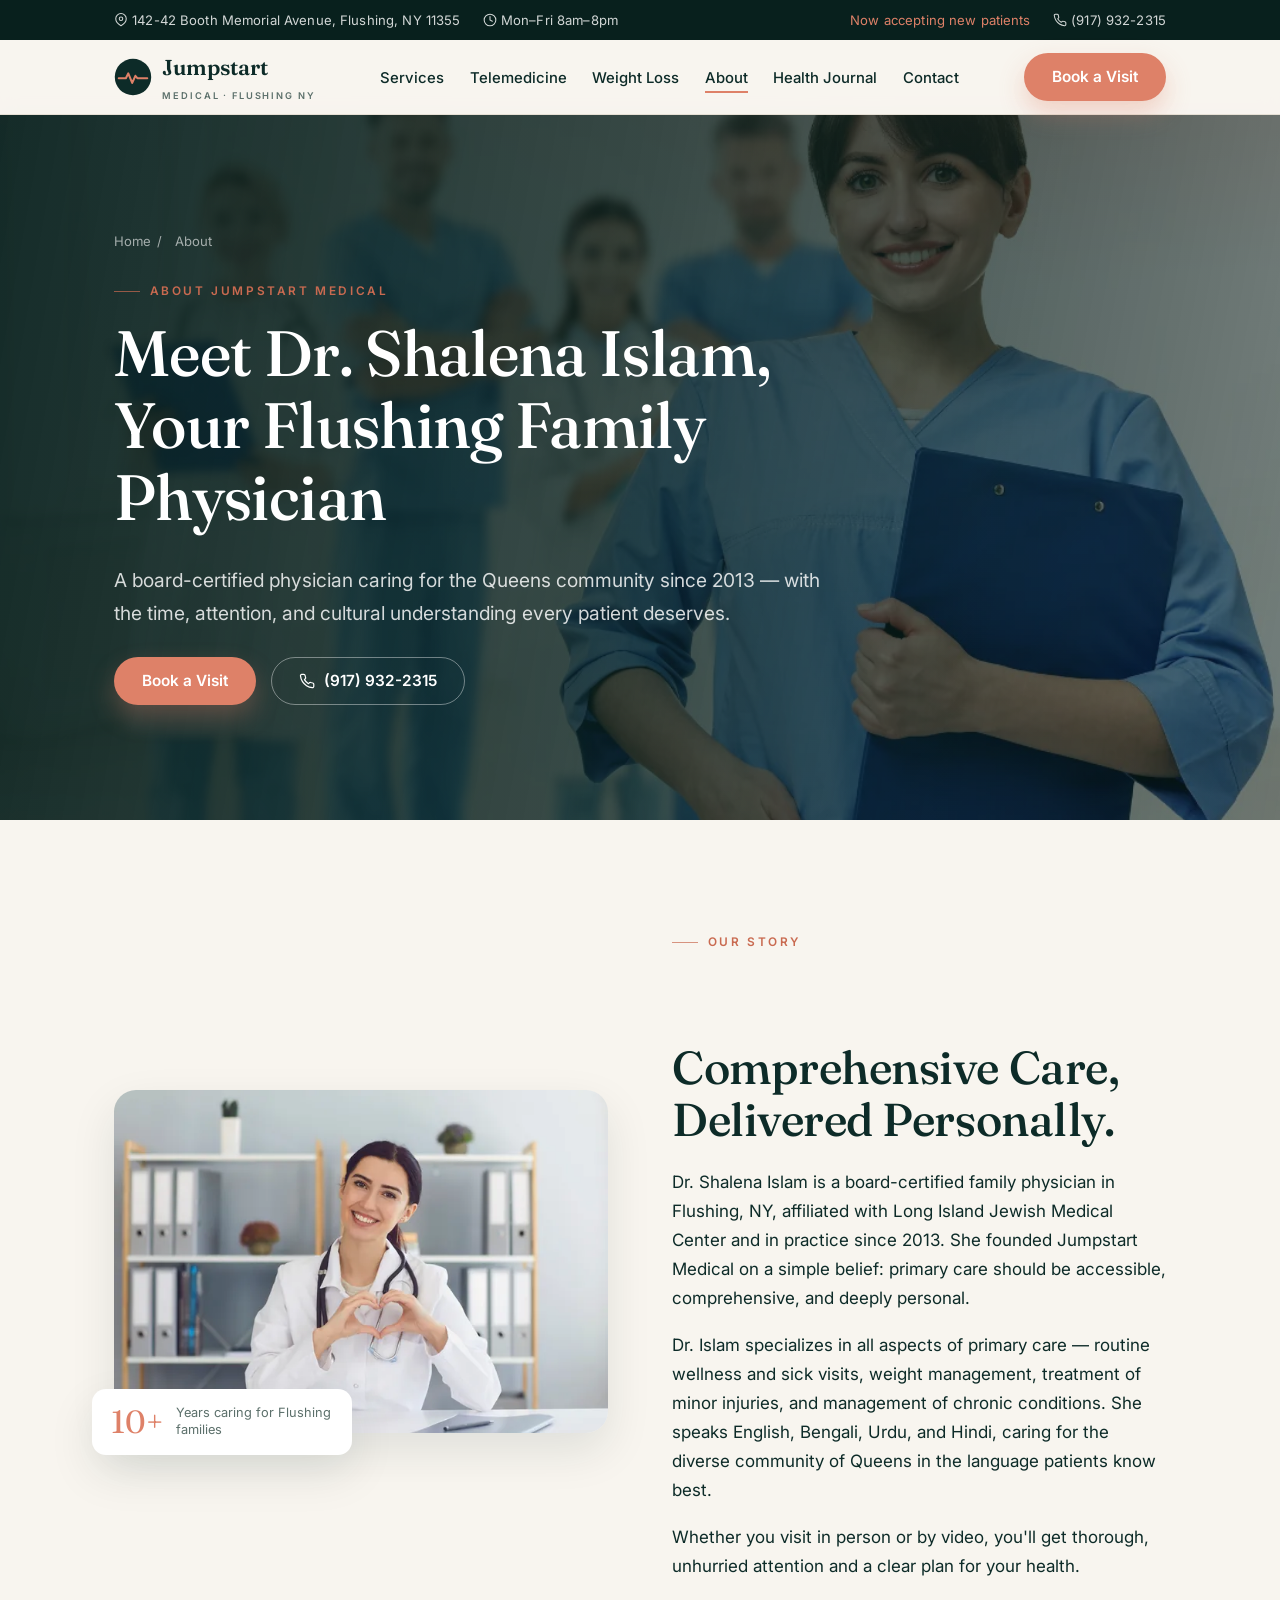
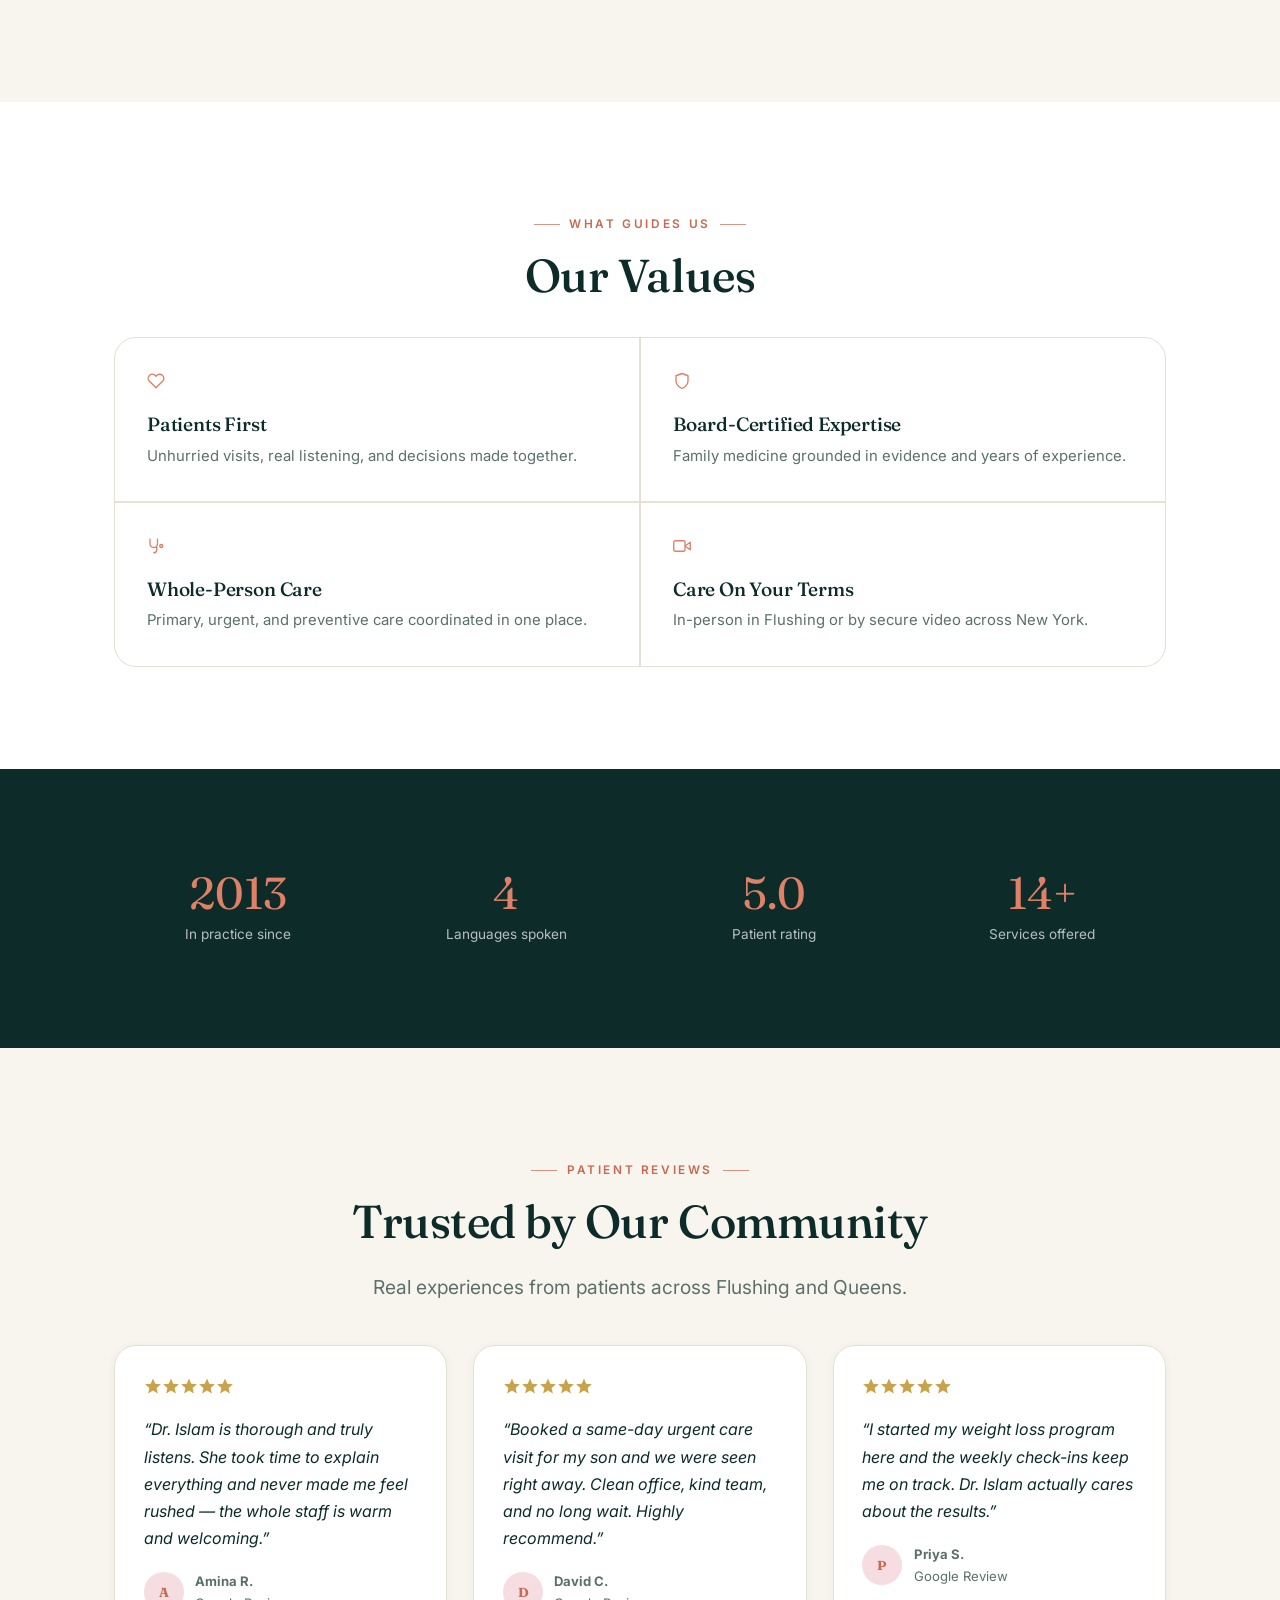
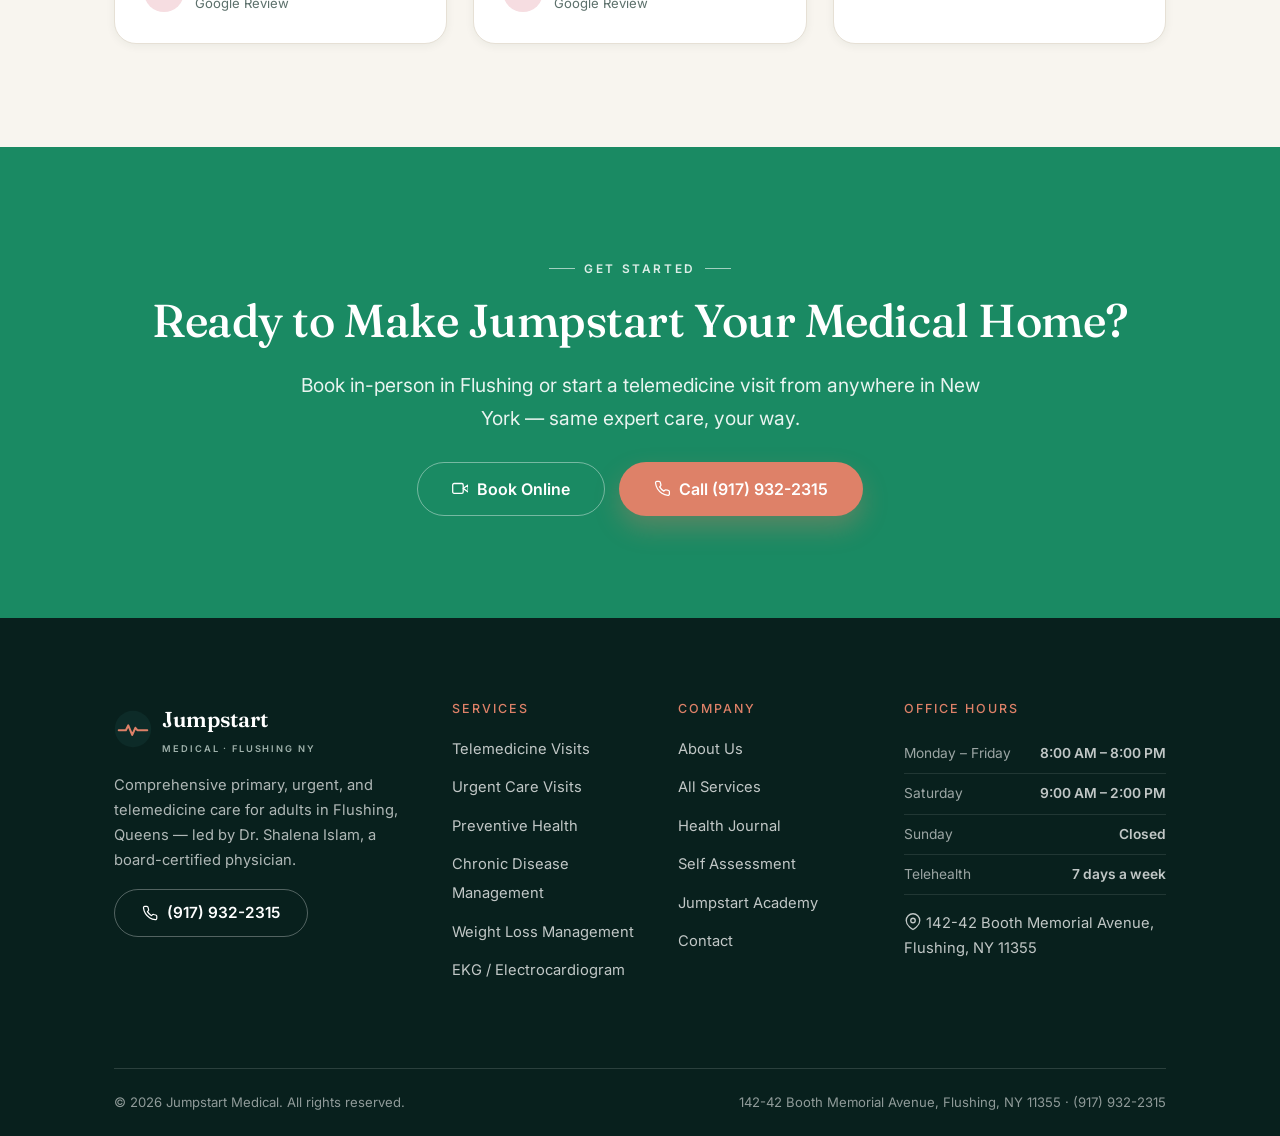
<file: about-us/index.html>
<!doctype html>
<html lang="en">
<head>
<meta charset="utf-8">
<meta name="viewport" content="width=device-width, initial-scale=1">
<title>About Jumpstart Medical | Dr. Shalena Islam, Flushing NY Family Physician</title>
<meta name="description" content="Meet Dr. Shalena Islam — a board-certified family physician in Flushing, Queens NY since 2013. Comprehensive primary, urgent, and telehealth care in English, Bengali, Urdu, and Hindi.">
<link rel="canonical" href="https://jumpstartmedical.care/about-us/">
<meta name="theme-color" content="#0d2b28">
<meta name="robots" content="index, follow, max-image-preview:large">
<meta name="author" content="Jumpstart Medical">
<meta name="geo.region" content="US-NY">
<meta name="geo.placename" content="Flushing, Queens, New York">

<meta property="og:type" content="website">
<meta property="og:site_name" content="Jumpstart Medical">
<meta property="og:title" content="About Jumpstart Medical | Dr. Shalena Islam, Flushing NY Family Physician">
<meta property="og:description" content="Meet Dr. Shalena Islam — a board-certified family physician in Flushing, Queens NY since 2013. Comprehensive primary, urgent, and telehealth care in English, Bengali, Urdu, and Hindi.">
<meta property="og:url" content="https://jumpstartmedical.care/about-us/">
<meta property="og:image" content="https://jumpstartmedical.care/assets/img/og-image.jpg">
<meta property="og:image:width" content="1200">
<meta property="og:image:height" content="630">
<meta property="og:locale" content="en_US">
<meta name="twitter:card" content="summary_large_image">
<meta name="twitter:title" content="About Jumpstart Medical | Dr. Shalena Islam, Flushing NY Family Physician">
<meta name="twitter:description" content="Meet Dr. Shalena Islam — a board-certified family physician in Flushing, Queens NY since 2013. Comprehensive primary, urgent, and telehealth care in English, Bengali, Urdu, and Hindi.">
<meta name="twitter:image" content="https://jumpstartmedical.care/assets/img/og-image.jpg">

<link rel="icon" type="image/svg+xml" href="../assets/img/favicon.svg">
<link rel="apple-touch-icon" href="../assets/img/favicon.svg">
<link rel="manifest" href="../site.webmanifest">

<link rel="preconnect" href="https://fonts.googleapis.com">
<link rel="preconnect" href="https://fonts.gstatic.com" crossorigin>
<link href="https://fonts.googleapis.com/css2?family=Fraunces:ital,opsz,wght@0,9..144,400;0,9..144,500;1,9..144,400&family=Inter:wght@400;500;600;700&display=swap" rel="stylesheet">
<link rel="stylesheet" href="../assets/css/styles.css">
<script type="application/ld+json">{"@context": "https://schema.org", "@type": "BreadcrumbList", "itemListElement": [{"@type": "ListItem", "position": 1, "name": "Home", "item": "https://jumpstartmedical.care/"}, {"@type": "ListItem", "position": 2, "name": "About", "item": "https://jumpstartmedical.care/about-us/"}]}</script>
<script type="application/ld+json">{"@context": "https://schema.org", "@type": "Physician", "name": "Dr. Shalena Islam", "url": "https://jumpstartmedical.care/about-us/", "telephone": "(917) 932-2315", "medicalSpecialty": "PrimaryCare", "worksFor": {"@id": "https://jumpstartmedical.care/#clinic"}, "knowsLanguage": ["English", "Bengali", "Urdu", "Hindi"], "address": {"@type": "PostalAddress", "streetAddress": "142-42 Booth Memorial Avenue", "addressLocality": "Flushing", "addressRegion": "NY", "postalCode": "11355", "addressCountry": "US"}}</script>
</head>
<body>
<a class="skip" href="#main">Skip to content</a>

<div class="topbar">
  <div class="wrap">
    <div class="tb-left">
      <span><svg class="ico" viewBox="0 0 24 24" fill="none" stroke="currentColor" stroke-width="1.8" stroke-linecap="round" stroke-linejoin="round" aria-hidden="true"><path d="M21 10c0 7-9 12-9 12s-9-5-9-12a9 9 0 0 1 18 0Z"/><circle cx="12" cy="10" r="3"/></svg> 142-42 Booth Memorial Avenue, Flushing, NY 11355</span>
      <span><svg class="ico" viewBox="0 0 24 24" fill="none" stroke="currentColor" stroke-width="1.8" stroke-linecap="round" stroke-linejoin="round" aria-hidden="true"><circle cx="12" cy="12" r="10"/><path d="M12 6v6l4 2"/></svg> Mon–Fri 8am–8pm</span>
    </div>
    <div class="tb-right">
      <span class="dot">Now accepting new patients</span>
      <a href="tel:+19179322315"><svg class="ico" viewBox="0 0 24 24" fill="none" stroke="currentColor" stroke-width="1.8" stroke-linecap="round" stroke-linejoin="round" aria-hidden="true"><path d="M22 16.9v3a2 2 0 0 1-2.2 2 19.8 19.8 0 0 1-8.6-3 19.5 19.5 0 0 1-6-6 19.8 19.8 0 0 1-3-8.6A2 2 0 0 1 4.1 2h3a2 2 0 0 1 2 1.7c.1 1 .4 1.9.7 2.8a2 2 0 0 1-.5 2.1L8.1 9.9a16 16 0 0 0 6 6l1.3-1.3a2 2 0 0 1 2.1-.4c.9.3 1.8.6 2.8.7a2 2 0 0 1 1.7 2Z"/></svg> (917) 932-2315</a>
    </div>
  </div>
</div>
<header class="site-header">
  <nav class="nav wrap" aria-label="Primary">
    <a class="brand" href="../index.html" aria-label="Jumpstart Medical home">
      <img class="mark" src="../assets/img/logo-mark.svg" alt="" width="38" height="38">
      <span>Jumpstart <small>Medical &middot; Flushing NY</small></span>
    </a>
    <ul class="nav-links"><li><a href="../services/">Services</a></li><li><a href="../services/telemedicine-queens-ny/">Telemedicine</a></li><li><a href="../services/weight-loss-in-flushing-ny/">Weight Loss</a></li><li><a href="../about-us/" class="active">About</a></li><li><a href="../blogs/">Health Journal</a></li><li><a href="../contact/">Contact</a></li></ul>
    <div class="nav-cta">
      <a class="btn btn-primary" href="https://www.zocdoc.com/practice/jumpstart-medical-75416" target="_blank" rel="noopener">Book a Visit</a>
    </div>
    <button class="nav-toggle" aria-label="Menu" aria-expanded="false" aria-controls="menu">
      <span></span><span></span><span></span>
    </button>
  </nav>
</header>
<main id="main">
<section class="page-hero">
  <img class="hero-bg" src="../assets/img/medical-team-jumpstart.webp" srcset="../assets/img/medical-team-jumpstart-640.webp 640w, ../assets/img/medical-team-jumpstart.webp 1200w" sizes="100vw" width="1200" height="750" alt="About Jumpstart Medical at Jumpstart Medical, Flushing NY">
  <div class="wrap">
    <div class="breadcrumb"><a href="../index.html">Home</a><span>/</span><span>About</span></div>
    <span class="kicker">About Jumpstart Medical</span>
    <h1>Meet Dr. Shalena Islam, Your Flushing Family Physician</h1>
    <p class="lead">A board-certified physician caring for the Queens community since 2013 — with the time, attention, and cultural understanding every patient deserves.</p>
    <div class="hero-actions">
      <a class="btn btn-primary" href="https://www.zocdoc.com/practice/jumpstart-medical-75416" target="_blank" rel="noopener">Book a Visit</a>
      <a class="btn btn-ghost-light" href="tel:+19179322315"><svg class="ico" viewBox="0 0 24 24" fill="none" stroke="currentColor" stroke-width="1.8" stroke-linecap="round" stroke-linejoin="round" aria-hidden="true"><path d="M22 16.9v3a2 2 0 0 1-2.2 2 19.8 19.8 0 0 1-8.6-3 19.5 19.5 0 0 1-6-6 19.8 19.8 0 0 1-3-8.6A2 2 0 0 1 4.1 2h3a2 2 0 0 1 2 1.7c.1 1 .4 1.9.7 2.8a2 2 0 0 1-.5 2.1L8.1 9.9a16 16 0 0 0 6 6l1.3-1.3a2 2 0 0 1 2.1-.4c.9.3 1.8.6 2.8.7a2 2 0 0 1 1.7 2Z"/></svg> (917) 932-2315</a>
    </div>
  </div>
</section>
<section class="section">
  <div class="wrap">
    <div class="split">
      <div class="split-media reveal"><img src="../assets/img/medicine-that-listens.webp" srcset="../assets/img/medicine-that-listens-640.webp 640w, ../assets/img/medicine-that-listens.webp 1200w" sizes="(max-width:860px) 100vw, 600px" width="1200" height="750" alt="Dr. Shalena Islam at Jumpstart Medical in Flushing, NY">
        <div class="badge-float"><span class="num">10+</span><small>Years caring for Flushing families</small></div>
      </div>
      <div class="reveal prose">
        <span class="kicker">Our Story</span>
        <h2>Comprehensive Care, Delivered Personally.</h2>
        <p>Dr. Shalena Islam is a board-certified family physician in Flushing, NY, affiliated with Long Island Jewish Medical Center and in practice since 2013. She founded Jumpstart Medical on a simple belief: primary care should be accessible, comprehensive, and deeply personal.</p>
        <p>Dr. Islam specializes in all aspects of primary care — routine wellness and sick visits, weight management, treatment of minor injuries, and management of chronic conditions. She speaks English, Bengali, Urdu, and Hindi, caring for the diverse community of Queens in the language patients know best.</p>
        <p>Whether you visit in person or by video, you'll get thorough, unhurried attention and a clear plan for your health.</p>
      </div>
    </div>
  </div>
</section>
<section class="section" style="background:var(--paper)">
  <div class="wrap">
    <div class="section-head center"><span class="kicker center">What Guides Us</span><h2>Our Values</h2></div>
    <div class="feat-grid" style="margin-top:2.2rem"><div class="feat reveal"><span style="color:var(--coral);display:inline-flex;width:34px;height:34px"><svg class="ico" viewBox="0 0 24 24" fill="none" stroke="currentColor" stroke-width="1.8" stroke-linecap="round" stroke-linejoin="round" aria-hidden="true"><path d="M20.8 4.6a5.5 5.5 0 0 0-7.8 0L12 5.7l-1-1.1a5.5 5.5 0 0 0-7.8 7.8l1.1 1L12 21l7.7-7.6 1.1-1a5.5 5.5 0 0 0 0-7.8Z"/></svg></span><h3>Patients First</h3><p>Unhurried visits, real listening, and decisions made together.</p></div><div class="feat reveal"><span style="color:var(--coral);display:inline-flex;width:34px;height:34px"><svg class="ico" viewBox="0 0 24 24" fill="none" stroke="currentColor" stroke-width="1.8" stroke-linecap="round" stroke-linejoin="round" aria-hidden="true"><path d="M12 22s8-4 8-10V5l-8-3-8 3v7c0 6 8 10 8 10Z"/></svg></span><h3>Board-Certified Expertise</h3><p>Family medicine grounded in evidence and years of experience.</p></div><div class="feat reveal"><span style="color:var(--coral);display:inline-flex;width:34px;height:34px"><svg class="ico" viewBox="0 0 24 24" fill="none" stroke="currentColor" stroke-width="1.8" stroke-linecap="round" stroke-linejoin="round" aria-hidden="true"><path d="M4 3v6a5 5 0 0 0 10 0V3M9 21a4 4 0 0 0 4-4v-3"/><circle cx="19" cy="12" r="2"/></svg></span><h3>Whole-Person Care</h3><p>Primary, urgent, and preventive care coordinated in one place.</p></div><div class="feat reveal"><span style="color:var(--coral);display:inline-flex;width:34px;height:34px"><svg class="ico" viewBox="0 0 24 24" fill="none" stroke="currentColor" stroke-width="1.8" stroke-linecap="round" stroke-linejoin="round" aria-hidden="true"><path d="m23 7-7 5 7 5V7Z"/><rect x="1" y="5" width="15" height="14" rx="2"/></svg></span><h3>Care On Your Terms</h3><p>In-person in Flushing or by secure video across New York.</p></div></div>
  </div>
</section>
<section class="section band-dark">
  <div class="wrap">
    <div class="stats on-dark reveal">
      <div class="stat"><div class="n">2013</div><div class="l" style="color:rgba(255,255,255,.7)">In practice since</div></div>
      <div class="stat"><div class="n">4</div><div class="l" style="color:rgba(255,255,255,.7)">Languages spoken</div></div>
      <div class="stat"><div class="n">5.0</div><div class="l" style="color:rgba(255,255,255,.7)">Patient rating</div></div>
      <div class="stat"><div class="n">14+</div><div class="l" style="color:rgba(255,255,255,.7)">Services offered</div></div>
    </div>
  </div>
</section>

<section class="section">
  <div class="wrap">
    <div class="section-head center">
      <span class="kicker center">Patient Reviews</span>
      <h2>Trusted by Our Community</h2>
      <p class="lead">Real experiences from patients across Flushing and Queens.</p>
    </div>
    <div class="grid grid-3" style="margin-top:2.6rem">
      <div class="review reveal">
        <div class="stars" aria-label="5 out of 5 stars"><svg viewBox="0 0 24 24" fill="currentColor" aria-hidden="true"><path d="m12 2 3 6.9 7.5.6-5.7 5 1.7 7.4L12 18l-6.5 3.9 1.7-7.4-5.7-5 7.5-.6Z"/></svg><svg viewBox="0 0 24 24" fill="currentColor" aria-hidden="true"><path d="m12 2 3 6.9 7.5.6-5.7 5 1.7 7.4L12 18l-6.5 3.9 1.7-7.4-5.7-5 7.5-.6Z"/></svg><svg viewBox="0 0 24 24" fill="currentColor" aria-hidden="true"><path d="m12 2 3 6.9 7.5.6-5.7 5 1.7 7.4L12 18l-6.5 3.9 1.7-7.4-5.7-5 7.5-.6Z"/></svg><svg viewBox="0 0 24 24" fill="currentColor" aria-hidden="true"><path d="m12 2 3 6.9 7.5.6-5.7 5 1.7 7.4L12 18l-6.5 3.9 1.7-7.4-5.7-5 7.5-.6Z"/></svg><svg viewBox="0 0 24 24" fill="currentColor" aria-hidden="true"><path d="m12 2 3 6.9 7.5.6-5.7 5 1.7 7.4L12 18l-6.5 3.9 1.7-7.4-5.7-5 7.5-.6Z"/></svg></div>
        <p>&ldquo;Dr. Islam is thorough and truly listens. She took time to explain everything and never made me feel rushed — the whole staff is warm and welcoming.&rdquo;</p>
        <div class="who"><span class="av">A</span><span><b>Amina R.</b><span>Google Review</span></span></div>
      </div>
      <div class="review reveal">
        <div class="stars" aria-label="5 out of 5 stars"><svg viewBox="0 0 24 24" fill="currentColor" aria-hidden="true"><path d="m12 2 3 6.9 7.5.6-5.7 5 1.7 7.4L12 18l-6.5 3.9 1.7-7.4-5.7-5 7.5-.6Z"/></svg><svg viewBox="0 0 24 24" fill="currentColor" aria-hidden="true"><path d="m12 2 3 6.9 7.5.6-5.7 5 1.7 7.4L12 18l-6.5 3.9 1.7-7.4-5.7-5 7.5-.6Z"/></svg><svg viewBox="0 0 24 24" fill="currentColor" aria-hidden="true"><path d="m12 2 3 6.9 7.5.6-5.7 5 1.7 7.4L12 18l-6.5 3.9 1.7-7.4-5.7-5 7.5-.6Z"/></svg><svg viewBox="0 0 24 24" fill="currentColor" aria-hidden="true"><path d="m12 2 3 6.9 7.5.6-5.7 5 1.7 7.4L12 18l-6.5 3.9 1.7-7.4-5.7-5 7.5-.6Z"/></svg><svg viewBox="0 0 24 24" fill="currentColor" aria-hidden="true"><path d="m12 2 3 6.9 7.5.6-5.7 5 1.7 7.4L12 18l-6.5 3.9 1.7-7.4-5.7-5 7.5-.6Z"/></svg></div>
        <p>&ldquo;Booked a same-day urgent care visit for my son and we were seen right away. Clean office, kind team, and no long wait. Highly recommend.&rdquo;</p>
        <div class="who"><span class="av">D</span><span><b>David C.</b><span>Google Review</span></span></div>
      </div>
      <div class="review reveal">
        <div class="stars" aria-label="5 out of 5 stars"><svg viewBox="0 0 24 24" fill="currentColor" aria-hidden="true"><path d="m12 2 3 6.9 7.5.6-5.7 5 1.7 7.4L12 18l-6.5 3.9 1.7-7.4-5.7-5 7.5-.6Z"/></svg><svg viewBox="0 0 24 24" fill="currentColor" aria-hidden="true"><path d="m12 2 3 6.9 7.5.6-5.7 5 1.7 7.4L12 18l-6.5 3.9 1.7-7.4-5.7-5 7.5-.6Z"/></svg><svg viewBox="0 0 24 24" fill="currentColor" aria-hidden="true"><path d="m12 2 3 6.9 7.5.6-5.7 5 1.7 7.4L12 18l-6.5 3.9 1.7-7.4-5.7-5 7.5-.6Z"/></svg><svg viewBox="0 0 24 24" fill="currentColor" aria-hidden="true"><path d="m12 2 3 6.9 7.5.6-5.7 5 1.7 7.4L12 18l-6.5 3.9 1.7-7.4-5.7-5 7.5-.6Z"/></svg><svg viewBox="0 0 24 24" fill="currentColor" aria-hidden="true"><path d="m12 2 3 6.9 7.5.6-5.7 5 1.7 7.4L12 18l-6.5 3.9 1.7-7.4-5.7-5 7.5-.6Z"/></svg></div>
        <p>&ldquo;I started my weight loss program here and the weekly check-ins keep me on track. Dr. Islam actually cares about the results.&rdquo;</p>
        <div class="who"><span class="av">P</span><span><b>Priya S.</b><span>Google Review</span></span></div>
      </div></div>
  </div>
</section>

<section class="section cta-band">
  <div class="wrap">
    <span class="kicker center" style="color:rgba(255,255,255,.85)">Get Started</span>
    <h2>Ready to Make Jumpstart Your Medical Home?</h2>
    <p class="lead" style="max-width:60ch;margin-inline:auto">Book in-person in Flushing or start a telemedicine visit from anywhere in New York — same expert care, your way.</p>
    <div class="hero-actions">
      <a class="btn btn-ghost-light btn-lg" href="https://www.zocdoc.com/practice/jumpstart-medical-75416" target="_blank" rel="noopener"><svg class="ico" viewBox="0 0 24 24" fill="none" stroke="currentColor" stroke-width="1.8" stroke-linecap="round" stroke-linejoin="round" aria-hidden="true"><path d="m23 7-7 5 7 5V7Z"/><rect x="1" y="5" width="15" height="14" rx="2"/></svg> Book Online</a>
      <a class="btn btn-primary btn-lg" href="tel:+19179322315"><svg class="ico" viewBox="0 0 24 24" fill="none" stroke="currentColor" stroke-width="1.8" stroke-linecap="round" stroke-linejoin="round" aria-hidden="true"><path d="M22 16.9v3a2 2 0 0 1-2.2 2 19.8 19.8 0 0 1-8.6-3 19.5 19.5 0 0 1-6-6 19.8 19.8 0 0 1-3-8.6A2 2 0 0 1 4.1 2h3a2 2 0 0 1 2 1.7c.1 1 .4 1.9.7 2.8a2 2 0 0 1-.5 2.1L8.1 9.9a16 16 0 0 0 6 6l1.3-1.3a2 2 0 0 1 2.1-.4c.9.3 1.8.6 2.8.7a2 2 0 0 1 1.7 2Z"/></svg> Call (917) 932-2315</a>
    </div>
  </div>
</section></main>
<footer class="site-footer">
  <div class="wrap">
    <div class="footer-top">
      <div>
        <a class="brand" href="../index.html">
          <img class="mark" src="../assets/img/logo-mark.svg" alt="" width="38" height="38">
          <span>Jumpstart <small>Medical &middot; Flushing NY</small></span>
        </a>
        <p>Comprehensive primary, urgent, and telemedicine care for adults in Flushing, Queens — led by Dr. Shalena Islam, a board-certified physician.</p>
        <p><a class="btn btn-outline" style="border-color:rgba(255,255,255,.3);color:#fff" href="tel:+19179322315"><svg class="ico" viewBox="0 0 24 24" fill="none" stroke="currentColor" stroke-width="1.8" stroke-linecap="round" stroke-linejoin="round" aria-hidden="true"><path d="M22 16.9v3a2 2 0 0 1-2.2 2 19.8 19.8 0 0 1-8.6-3 19.5 19.5 0 0 1-6-6 19.8 19.8 0 0 1-3-8.6A2 2 0 0 1 4.1 2h3a2 2 0 0 1 2 1.7c.1 1 .4 1.9.7 2.8a2 2 0 0 1-.5 2.1L8.1 9.9a16 16 0 0 0 6 6l1.3-1.3a2 2 0 0 1 2.1-.4c.9.3 1.8.6 2.8.7a2 2 0 0 1 1.7 2Z"/></svg> (917) 932-2315</a></p>
      </div>
      <div class="footer-col">
        <h4>Services</h4>
        <ul><li><a href="../services/">Telemedicine Visits</a></li><li><a href="../services/">Urgent Care Visits</a></li><li><a href="../services/">Preventive Health</a></li><li><a href="../services/">Chronic Disease Management</a></li><li><a href="../services/">Weight Loss Management</a></li><li><a href="../services/">EKG / Electrocardiogram</a></li></ul>
      </div>
      <div class="footer-col">
        <h4>Company</h4>
        <ul>
          <li><a href="../about-us/">About Us</a></li>
          <li><a href="../services/">All Services</a></li>
          <li><a href="../blogs/">Health Journal</a></li>
          <li><a href="../self-assessment/">Self Assessment</a></li>
          <li><a href="../jumpstart-academy/">Jumpstart Academy</a></li>
          <li><a href="../contact/">Contact</a></li>
        </ul>
      </div>
      <div class="footer-col footer-hours">
        <h4>Office Hours</h4>
        <div class="hours-row"><span>Monday – Friday</span><span>8:00 AM – 8:00 PM</span></div><div class="hours-row"><span>Saturday</span><span>9:00 AM – 2:00 PM</span></div><div class="hours-row"><span>Sunday</span><span>Closed</span></div><div class="hours-row"><span>Telehealth</span><span>7 days a week</span></div>
        <p style="margin-top:1rem"><a href="https://www.google.com/maps/search/?api=1&query=142-42+Booth+Memorial+Avenue+Flushing+NY+11355" target="_blank" rel="noopener"><svg class="ico" viewBox="0 0 24 24" fill="none" stroke="currentColor" stroke-width="1.8" stroke-linecap="round" stroke-linejoin="round" aria-hidden="true"><path d="M21 10c0 7-9 12-9 12s-9-5-9-12a9 9 0 0 1 18 0Z"/><circle cx="12" cy="10" r="3"/></svg> 142-42 Booth Memorial Avenue, Flushing, NY 11355</a></p>
      </div>
    </div>
    <div class="footer-bottom">
      <span>&copy; <span id="yr">2026</span> Jumpstart Medical. All rights reserved.</span>
      <span>142-42 Booth Memorial Avenue, Flushing, NY 11355 &middot; <a href="tel:+19179322315">(917) 932-2315</a></span>
    </div>
  </div>
</footer>
<script src="../assets/js/main.js" defer></script>
</body>
</html>
</file>
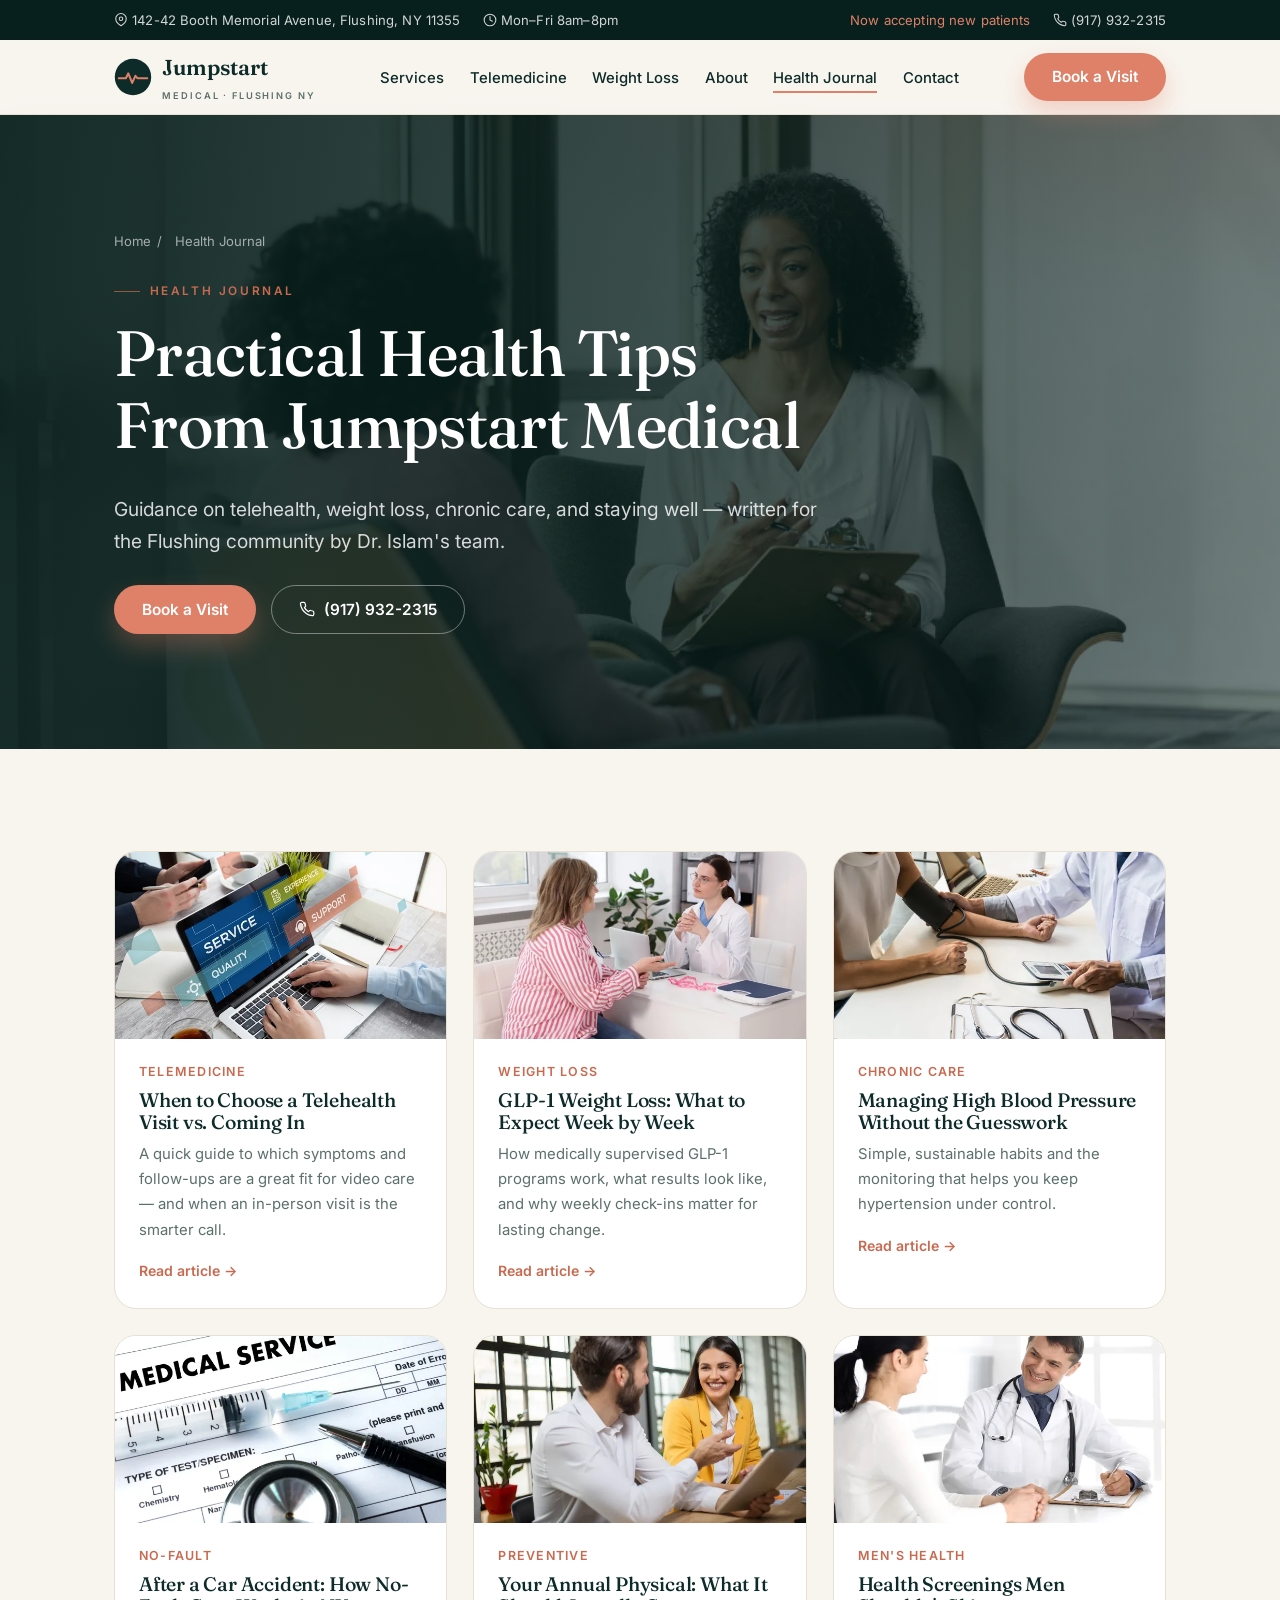
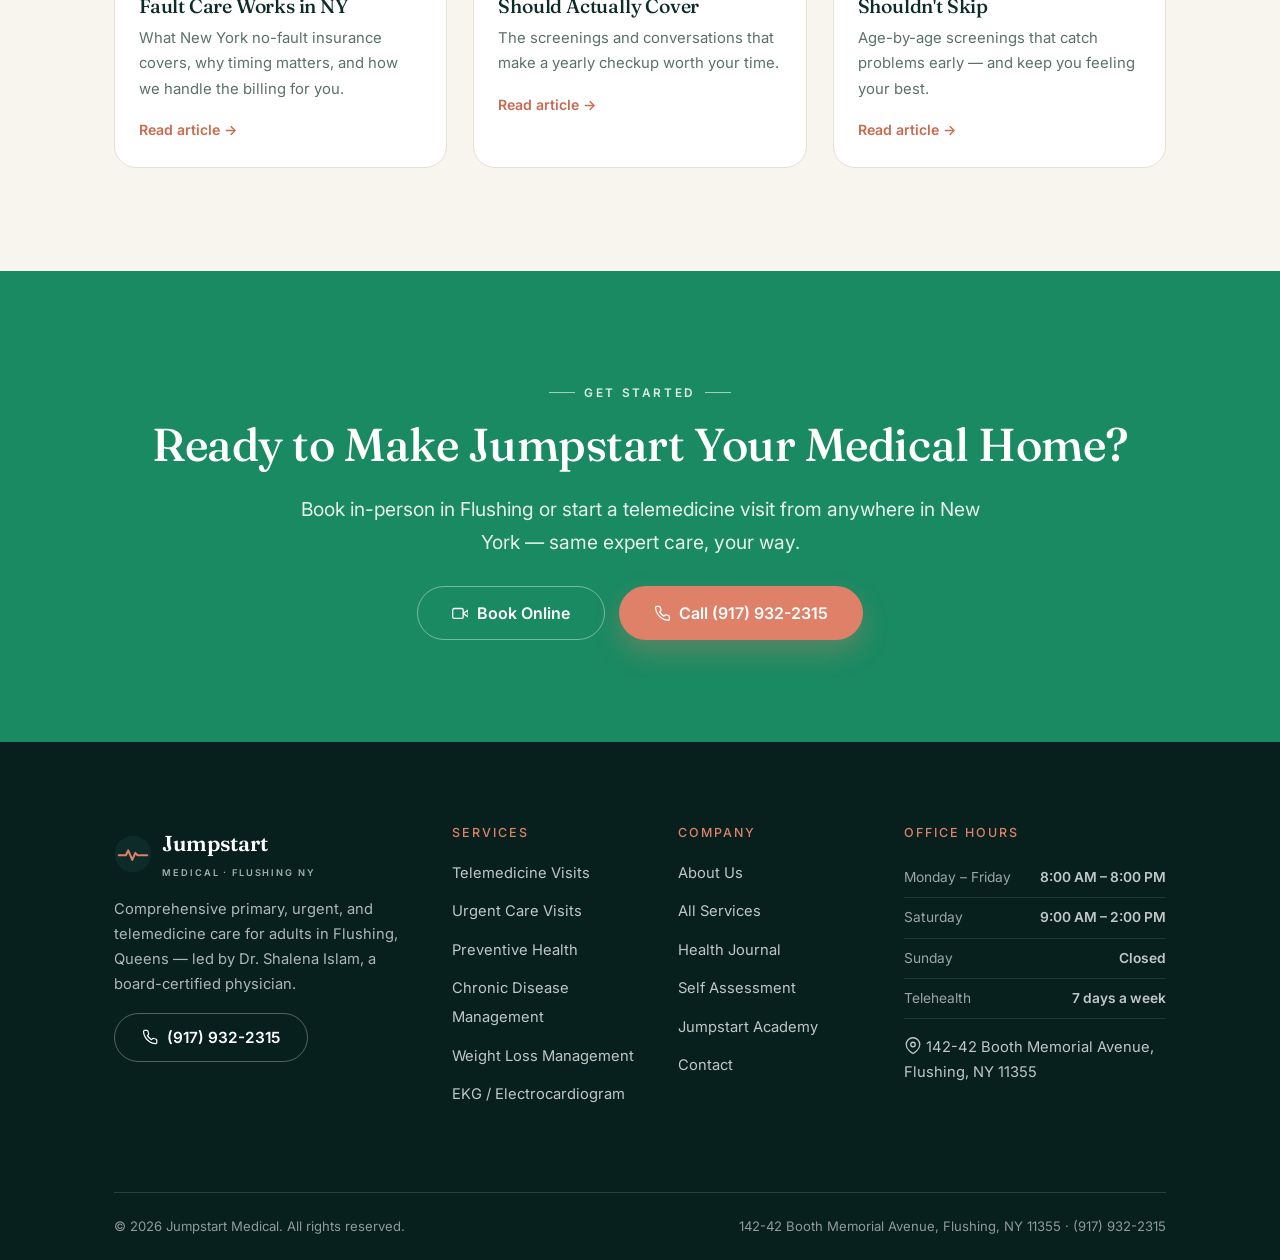
<file: blogs/index.html>
<!doctype html>
<html lang="en">
<head>
<meta charset="utf-8">
<meta name="viewport" content="width=device-width, initial-scale=1">
<title>Health Journal | Tips &amp; Guides From Jumpstart Medical, Flushing NY</title>
<meta name="description" content="Health tips and guides from Jumpstart Medical in Flushing, Queens NY — telehealth, weight loss, chronic care, no-fault, and preventive health from Dr. Shalena Islam&#x27;s team.">
<link rel="canonical" href="https://jumpstartmedical.care/blogs/">
<meta name="theme-color" content="#0d2b28">
<meta name="robots" content="index, follow, max-image-preview:large">
<meta name="author" content="Jumpstart Medical">
<meta name="geo.region" content="US-NY">
<meta name="geo.placename" content="Flushing, Queens, New York">

<meta property="og:type" content="website">
<meta property="og:site_name" content="Jumpstart Medical">
<meta property="og:title" content="Health Journal | Tips &amp; Guides From Jumpstart Medical, Flushing NY">
<meta property="og:description" content="Health tips and guides from Jumpstart Medical in Flushing, Queens NY — telehealth, weight loss, chronic care, no-fault, and preventive health from Dr. Shalena Islam&#x27;s team.">
<meta property="og:url" content="https://jumpstartmedical.care/blogs/">
<meta property="og:image" content="https://jumpstartmedical.care/assets/img/og-image.jpg">
<meta property="og:image:width" content="1200">
<meta property="og:image:height" content="630">
<meta property="og:locale" content="en_US">
<meta name="twitter:card" content="summary_large_image">
<meta name="twitter:title" content="Health Journal | Tips &amp; Guides From Jumpstart Medical, Flushing NY">
<meta name="twitter:description" content="Health tips and guides from Jumpstart Medical in Flushing, Queens NY — telehealth, weight loss, chronic care, no-fault, and preventive health from Dr. Shalena Islam&#x27;s team.">
<meta name="twitter:image" content="https://jumpstartmedical.care/assets/img/og-image.jpg">

<link rel="icon" type="image/svg+xml" href="../assets/img/favicon.svg">
<link rel="apple-touch-icon" href="../assets/img/favicon.svg">
<link rel="manifest" href="../site.webmanifest">

<link rel="preconnect" href="https://fonts.googleapis.com">
<link rel="preconnect" href="https://fonts.gstatic.com" crossorigin>
<link href="https://fonts.googleapis.com/css2?family=Fraunces:ital,opsz,wght@0,9..144,400;0,9..144,500;1,9..144,400&family=Inter:wght@400;500;600;700&display=swap" rel="stylesheet">
<link rel="stylesheet" href="../assets/css/styles.css">
<script type="application/ld+json">{"@context": "https://schema.org", "@type": "BreadcrumbList", "itemListElement": [{"@type": "ListItem", "position": 1, "name": "Home", "item": "https://jumpstartmedical.care/"}, {"@type": "ListItem", "position": 2, "name": "Health Journal", "item": "https://jumpstartmedical.care/blogs/"}]}</script>
<script type="application/ld+json">{"@context": "https://schema.org", "@type": "Blog", "name": "Jumpstart Medical Health Journal", "url": "https://jumpstartmedical.care/blogs/"}</script>
</head>
<body>
<a class="skip" href="#main">Skip to content</a>

<div class="topbar">
  <div class="wrap">
    <div class="tb-left">
      <span><svg class="ico" viewBox="0 0 24 24" fill="none" stroke="currentColor" stroke-width="1.8" stroke-linecap="round" stroke-linejoin="round" aria-hidden="true"><path d="M21 10c0 7-9 12-9 12s-9-5-9-12a9 9 0 0 1 18 0Z"/><circle cx="12" cy="10" r="3"/></svg> 142-42 Booth Memorial Avenue, Flushing, NY 11355</span>
      <span><svg class="ico" viewBox="0 0 24 24" fill="none" stroke="currentColor" stroke-width="1.8" stroke-linecap="round" stroke-linejoin="round" aria-hidden="true"><circle cx="12" cy="12" r="10"/><path d="M12 6v6l4 2"/></svg> Mon–Fri 8am–8pm</span>
    </div>
    <div class="tb-right">
      <span class="dot">Now accepting new patients</span>
      <a href="tel:+19179322315"><svg class="ico" viewBox="0 0 24 24" fill="none" stroke="currentColor" stroke-width="1.8" stroke-linecap="round" stroke-linejoin="round" aria-hidden="true"><path d="M22 16.9v3a2 2 0 0 1-2.2 2 19.8 19.8 0 0 1-8.6-3 19.5 19.5 0 0 1-6-6 19.8 19.8 0 0 1-3-8.6A2 2 0 0 1 4.1 2h3a2 2 0 0 1 2 1.7c.1 1 .4 1.9.7 2.8a2 2 0 0 1-.5 2.1L8.1 9.9a16 16 0 0 0 6 6l1.3-1.3a2 2 0 0 1 2.1-.4c.9.3 1.8.6 2.8.7a2 2 0 0 1 1.7 2Z"/></svg> (917) 932-2315</a>
    </div>
  </div>
</div>
<header class="site-header">
  <nav class="nav wrap" aria-label="Primary">
    <a class="brand" href="../index.html" aria-label="Jumpstart Medical home">
      <img class="mark" src="../assets/img/logo-mark.svg" alt="" width="38" height="38">
      <span>Jumpstart <small>Medical &middot; Flushing NY</small></span>
    </a>
    <ul class="nav-links"><li><a href="../services/">Services</a></li><li><a href="../services/telemedicine-queens-ny/">Telemedicine</a></li><li><a href="../services/weight-loss-in-flushing-ny/">Weight Loss</a></li><li><a href="../about-us/">About</a></li><li><a href="../blogs/" class="active">Health Journal</a></li><li><a href="../contact/">Contact</a></li></ul>
    <div class="nav-cta">
      <a class="btn btn-primary" href="https://www.zocdoc.com/practice/jumpstart-medical-75416" target="_blank" rel="noopener">Book a Visit</a>
    </div>
    <button class="nav-toggle" aria-label="Menu" aria-expanded="false" aria-controls="menu">
      <span></span><span></span><span></span>
    </button>
  </nav>
</header>
<main id="main">
<section class="page-hero">
  <img class="hero-bg" src="../assets/img/health-counseling-flushing.webp" srcset="../assets/img/health-counseling-flushing-640.webp 640w, ../assets/img/health-counseling-flushing.webp 1200w" sizes="100vw" width="1200" height="750" alt="Health Journal at Jumpstart Medical, Flushing NY">
  <div class="wrap">
    <div class="breadcrumb"><a href="../index.html">Home</a><span>/</span><span>Health Journal</span></div>
    <span class="kicker">Health Journal</span>
    <h1>Practical Health Tips From Jumpstart Medical</h1>
    <p class="lead">Guidance on telehealth, weight loss, chronic care, and staying well — written for the Flushing community by Dr. Islam's team.</p>
    <div class="hero-actions">
      <a class="btn btn-primary" href="https://www.zocdoc.com/practice/jumpstart-medical-75416" target="_blank" rel="noopener">Book a Visit</a>
      <a class="btn btn-ghost-light" href="tel:+19179322315"><svg class="ico" viewBox="0 0 24 24" fill="none" stroke="currentColor" stroke-width="1.8" stroke-linecap="round" stroke-linejoin="round" aria-hidden="true"><path d="M22 16.9v3a2 2 0 0 1-2.2 2 19.8 19.8 0 0 1-8.6-3 19.5 19.5 0 0 1-6-6 19.8 19.8 0 0 1-3-8.6A2 2 0 0 1 4.1 2h3a2 2 0 0 1 2 1.7c.1 1 .4 1.9.7 2.8a2 2 0 0 1-.5 2.1L8.1 9.9a16 16 0 0 0 6 6l1.3-1.3a2 2 0 0 1 2.1-.4c.9.3 1.8.6 2.8.7a2 2 0 0 1 1.7 2Z"/></svg> (917) 932-2315</a>
    </div>
  </div>
</section>
<section class="section">
  <div class="wrap"><div class="grid grid-3">
      <article class="post reveal">
        <div class="card-media"><img src="../assets/img/telehealth-service-support.webp" srcset="../assets/img/telehealth-service-support-640.webp 640w, ../assets/img/telehealth-service-support.webp 1200w" sizes="(max-width:860px) 100vw, 33vw" loading="lazy" decoding="async" width="1200" height="750" alt="When to Choose a Telehealth Visit vs. Coming In"></div>
        <div class="card-body">
          <span class="post-meta">Telemedicine</span>
          <h3 style="margin:.5rem 0 .5rem">When to Choose a Telehealth Visit vs. Coming In</h3>
          <p>A quick guide to which symptoms and follow-ups are a great fit for video care — and when an in-person visit is the smarter call.</p>
          <a class="more" href="../blogs/">Read article &rarr;</a>
        </div>
      </article>
      <article class="post reveal">
        <div class="card-media"><img src="../assets/img/weight-loss-consultation.webp" srcset="../assets/img/weight-loss-consultation-640.webp 640w, ../assets/img/weight-loss-consultation.webp 1200w" sizes="(max-width:860px) 100vw, 33vw" loading="lazy" decoding="async" width="1200" height="750" alt="GLP-1 Weight Loss: What to Expect Week by Week"></div>
        <div class="card-body">
          <span class="post-meta">Weight Loss</span>
          <h3 style="margin:.5rem 0 .5rem">GLP-1 Weight Loss: What to Expect Week by Week</h3>
          <p>How medically supervised GLP-1 programs work, what results look like, and why weekly check-ins matter for lasting change.</p>
          <a class="more" href="../blogs/">Read article &rarr;</a>
        </div>
      </article>
      <article class="post reveal">
        <div class="card-media"><img src="../assets/img/chronic-disease-blood-pressure-check.webp" srcset="../assets/img/chronic-disease-blood-pressure-check-640.webp 640w, ../assets/img/chronic-disease-blood-pressure-check.webp 1200w" sizes="(max-width:860px) 100vw, 33vw" loading="lazy" decoding="async" width="1200" height="750" alt="Managing High Blood Pressure Without the Guesswork"></div>
        <div class="card-body">
          <span class="post-meta">Chronic Care</span>
          <h3 style="margin:.5rem 0 .5rem">Managing High Blood Pressure Without the Guesswork</h3>
          <p>Simple, sustainable habits and the monitoring that helps you keep hypertension under control.</p>
          <a class="more" href="../blogs/">Read article &rarr;</a>
        </div>
      </article>
      <article class="post reveal">
        <div class="card-media"><img src="../assets/img/health-lab-blood-work.webp" srcset="../assets/img/health-lab-blood-work-640.webp 640w, ../assets/img/health-lab-blood-work.webp 1200w" sizes="(max-width:860px) 100vw, 33vw" loading="lazy" decoding="async" width="1200" height="750" alt="After a Car Accident: How No-Fault Care Works in NY"></div>
        <div class="card-body">
          <span class="post-meta">No-Fault</span>
          <h3 style="margin:.5rem 0 .5rem">After a Car Accident: How No-Fault Care Works in NY</h3>
          <p>What New York no-fault insurance covers, why timing matters, and how we handle the billing for you.</p>
          <a class="more" href="../blogs/">Read article &rarr;</a>
        </div>
      </article>
      <article class="post reveal">
        <div class="card-media"><img src="../assets/img/primary-care-consultation-queens.webp" srcset="../assets/img/primary-care-consultation-queens-640.webp 640w, ../assets/img/primary-care-consultation-queens.webp 1200w" sizes="(max-width:860px) 100vw, 33vw" loading="lazy" decoding="async" width="1200" height="750" alt="Your Annual Physical: What It Should Actually Cover"></div>
        <div class="card-body">
          <span class="post-meta">Preventive</span>
          <h3 style="margin:.5rem 0 .5rem">Your Annual Physical: What It Should Actually Cover</h3>
          <p>The screenings and conversations that make a yearly checkup worth your time.</p>
          <a class="more" href="../blogs/">Read article &rarr;</a>
        </div>
      </article>
      <article class="post reveal">
        <div class="card-media"><img src="../assets/img/mens-health-checkup.webp" srcset="../assets/img/mens-health-checkup-640.webp 640w, ../assets/img/mens-health-checkup.webp 1200w" sizes="(max-width:860px) 100vw, 33vw" loading="lazy" decoding="async" width="1200" height="750" alt="Health Screenings Men Shouldn&#x27;t Skip"></div>
        <div class="card-body">
          <span class="post-meta">Men's Health</span>
          <h3 style="margin:.5rem 0 .5rem">Health Screenings Men Shouldn't Skip</h3>
          <p>Age-by-age screenings that catch problems early — and keep you feeling your best.</p>
          <a class="more" href="../blogs/">Read article &rarr;</a>
        </div>
      </article></div></div>
</section>

<section class="section cta-band">
  <div class="wrap">
    <span class="kicker center" style="color:rgba(255,255,255,.85)">Get Started</span>
    <h2>Ready to Make Jumpstart Your Medical Home?</h2>
    <p class="lead" style="max-width:60ch;margin-inline:auto">Book in-person in Flushing or start a telemedicine visit from anywhere in New York — same expert care, your way.</p>
    <div class="hero-actions">
      <a class="btn btn-ghost-light btn-lg" href="https://www.zocdoc.com/practice/jumpstart-medical-75416" target="_blank" rel="noopener"><svg class="ico" viewBox="0 0 24 24" fill="none" stroke="currentColor" stroke-width="1.8" stroke-linecap="round" stroke-linejoin="round" aria-hidden="true"><path d="m23 7-7 5 7 5V7Z"/><rect x="1" y="5" width="15" height="14" rx="2"/></svg> Book Online</a>
      <a class="btn btn-primary btn-lg" href="tel:+19179322315"><svg class="ico" viewBox="0 0 24 24" fill="none" stroke="currentColor" stroke-width="1.8" stroke-linecap="round" stroke-linejoin="round" aria-hidden="true"><path d="M22 16.9v3a2 2 0 0 1-2.2 2 19.8 19.8 0 0 1-8.6-3 19.5 19.5 0 0 1-6-6 19.8 19.8 0 0 1-3-8.6A2 2 0 0 1 4.1 2h3a2 2 0 0 1 2 1.7c.1 1 .4 1.9.7 2.8a2 2 0 0 1-.5 2.1L8.1 9.9a16 16 0 0 0 6 6l1.3-1.3a2 2 0 0 1 2.1-.4c.9.3 1.8.6 2.8.7a2 2 0 0 1 1.7 2Z"/></svg> Call (917) 932-2315</a>
    </div>
  </div>
</section></main>
<footer class="site-footer">
  <div class="wrap">
    <div class="footer-top">
      <div>
        <a class="brand" href="../index.html">
          <img class="mark" src="../assets/img/logo-mark.svg" alt="" width="38" height="38">
          <span>Jumpstart <small>Medical &middot; Flushing NY</small></span>
        </a>
        <p>Comprehensive primary, urgent, and telemedicine care for adults in Flushing, Queens — led by Dr. Shalena Islam, a board-certified physician.</p>
        <p><a class="btn btn-outline" style="border-color:rgba(255,255,255,.3);color:#fff" href="tel:+19179322315"><svg class="ico" viewBox="0 0 24 24" fill="none" stroke="currentColor" stroke-width="1.8" stroke-linecap="round" stroke-linejoin="round" aria-hidden="true"><path d="M22 16.9v3a2 2 0 0 1-2.2 2 19.8 19.8 0 0 1-8.6-3 19.5 19.5 0 0 1-6-6 19.8 19.8 0 0 1-3-8.6A2 2 0 0 1 4.1 2h3a2 2 0 0 1 2 1.7c.1 1 .4 1.9.7 2.8a2 2 0 0 1-.5 2.1L8.1 9.9a16 16 0 0 0 6 6l1.3-1.3a2 2 0 0 1 2.1-.4c.9.3 1.8.6 2.8.7a2 2 0 0 1 1.7 2Z"/></svg> (917) 932-2315</a></p>
      </div>
      <div class="footer-col">
        <h4>Services</h4>
        <ul><li><a href="../services/">Telemedicine Visits</a></li><li><a href="../services/">Urgent Care Visits</a></li><li><a href="../services/">Preventive Health</a></li><li><a href="../services/">Chronic Disease Management</a></li><li><a href="../services/">Weight Loss Management</a></li><li><a href="../services/">EKG / Electrocardiogram</a></li></ul>
      </div>
      <div class="footer-col">
        <h4>Company</h4>
        <ul>
          <li><a href="../about-us/">About Us</a></li>
          <li><a href="../services/">All Services</a></li>
          <li><a href="../blogs/">Health Journal</a></li>
          <li><a href="../self-assessment/">Self Assessment</a></li>
          <li><a href="../jumpstart-academy/">Jumpstart Academy</a></li>
          <li><a href="../contact/">Contact</a></li>
        </ul>
      </div>
      <div class="footer-col footer-hours">
        <h4>Office Hours</h4>
        <div class="hours-row"><span>Monday – Friday</span><span>8:00 AM – 8:00 PM</span></div><div class="hours-row"><span>Saturday</span><span>9:00 AM – 2:00 PM</span></div><div class="hours-row"><span>Sunday</span><span>Closed</span></div><div class="hours-row"><span>Telehealth</span><span>7 days a week</span></div>
        <p style="margin-top:1rem"><a href="https://www.google.com/maps/search/?api=1&query=142-42+Booth+Memorial+Avenue+Flushing+NY+11355" target="_blank" rel="noopener"><svg class="ico" viewBox="0 0 24 24" fill="none" stroke="currentColor" stroke-width="1.8" stroke-linecap="round" stroke-linejoin="round" aria-hidden="true"><path d="M21 10c0 7-9 12-9 12s-9-5-9-12a9 9 0 0 1 18 0Z"/><circle cx="12" cy="10" r="3"/></svg> 142-42 Booth Memorial Avenue, Flushing, NY 11355</a></p>
      </div>
    </div>
    <div class="footer-bottom">
      <span>&copy; <span id="yr">2026</span> Jumpstart Medical. All rights reserved.</span>
      <span>142-42 Booth Memorial Avenue, Flushing, NY 11355 &middot; <a href="tel:+19179322315">(917) 932-2315</a></span>
    </div>
  </div>
</footer>
<script src="../assets/js/main.js" defer></script>
</body>
</html>
</file>
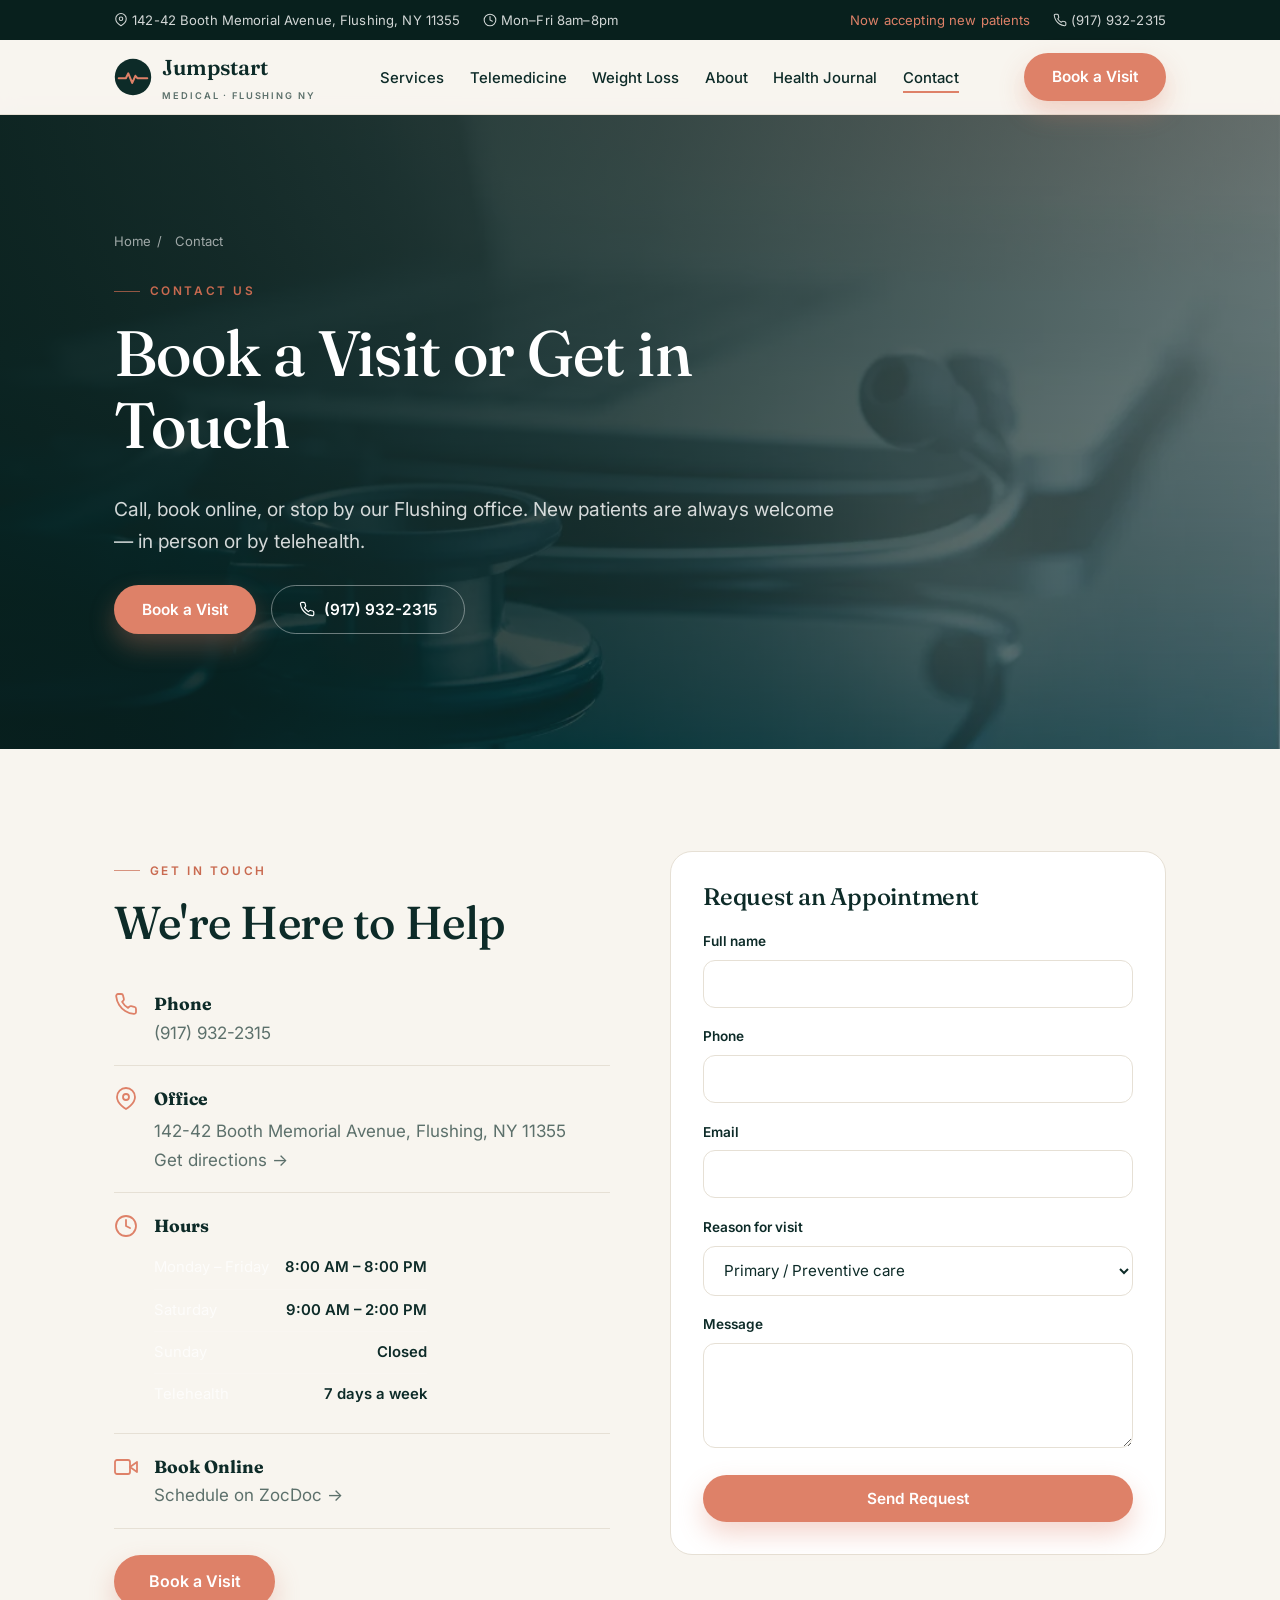
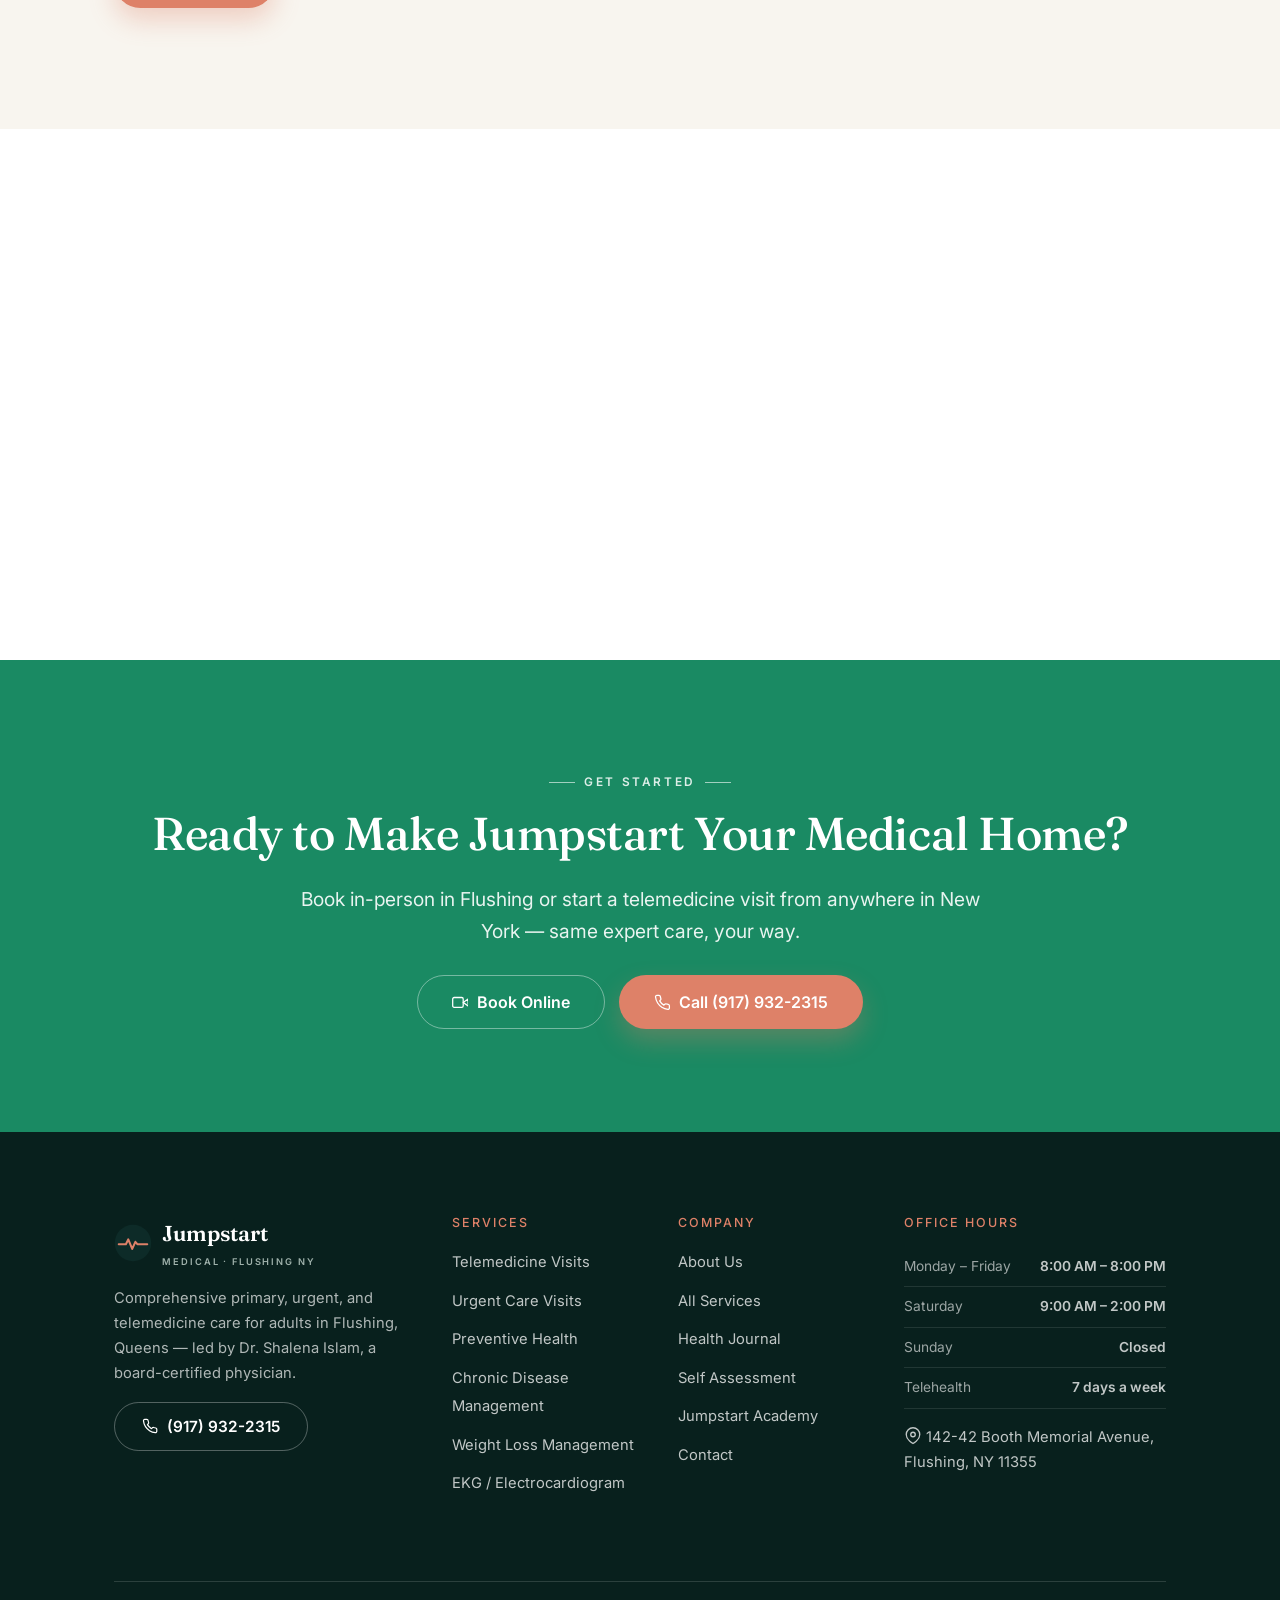
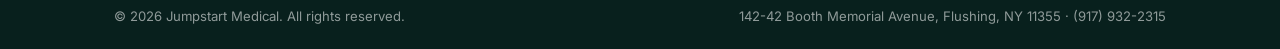
<file: contact/index.html>
<!doctype html>
<html lang="en">
<head>
<meta charset="utf-8">
<meta name="viewport" content="width=device-width, initial-scale=1">
<title>Contact Jumpstart Medical | Flushing, Queens NY | (917) 932-2315</title>
<meta name="description" content="Contact Jumpstart Medical in Flushing, Queens NY. Call (917) 932-2315, book on ZocDoc, or visit us at 142-42 Booth Memorial Avenue. New patients welcome — in person or telehealth.">
<link rel="canonical" href="https://jumpstartmedical.care/contact/">
<meta name="theme-color" content="#0d2b28">
<meta name="robots" content="index, follow, max-image-preview:large">
<meta name="author" content="Jumpstart Medical">
<meta name="geo.region" content="US-NY">
<meta name="geo.placename" content="Flushing, Queens, New York">

<meta property="og:type" content="website">
<meta property="og:site_name" content="Jumpstart Medical">
<meta property="og:title" content="Contact Jumpstart Medical | Flushing, Queens NY | (917) 932-2315">
<meta property="og:description" content="Contact Jumpstart Medical in Flushing, Queens NY. Call (917) 932-2315, book on ZocDoc, or visit us at 142-42 Booth Memorial Avenue. New patients welcome — in person or telehealth.">
<meta property="og:url" content="https://jumpstartmedical.care/contact/">
<meta property="og:image" content="https://jumpstartmedical.care/assets/img/og-image.jpg">
<meta property="og:image:width" content="1200">
<meta property="og:image:height" content="630">
<meta property="og:locale" content="en_US">
<meta name="twitter:card" content="summary_large_image">
<meta name="twitter:title" content="Contact Jumpstart Medical | Flushing, Queens NY | (917) 932-2315">
<meta name="twitter:description" content="Contact Jumpstart Medical in Flushing, Queens NY. Call (917) 932-2315, book on ZocDoc, or visit us at 142-42 Booth Memorial Avenue. New patients welcome — in person or telehealth.">
<meta name="twitter:image" content="https://jumpstartmedical.care/assets/img/og-image.jpg">

<link rel="icon" type="image/svg+xml" href="../assets/img/favicon.svg">
<link rel="apple-touch-icon" href="../assets/img/favicon.svg">
<link rel="manifest" href="../site.webmanifest">

<link rel="preconnect" href="https://fonts.googleapis.com">
<link rel="preconnect" href="https://fonts.gstatic.com" crossorigin>
<link href="https://fonts.googleapis.com/css2?family=Fraunces:ital,opsz,wght@0,9..144,400;0,9..144,500;1,9..144,400&family=Inter:wght@400;500;600;700&display=swap" rel="stylesheet">
<link rel="stylesheet" href="../assets/css/styles.css">
<script type="application/ld+json">{"@context": "https://schema.org", "@type": "BreadcrumbList", "itemListElement": [{"@type": "ListItem", "position": 1, "name": "Home", "item": "https://jumpstartmedical.care/"}, {"@type": "ListItem", "position": 2, "name": "Contact", "item": "https://jumpstartmedical.care/contact/"}]}</script>
<script type="application/ld+json">{"@context": "https://schema.org", "@type": "MedicalClinic", "@id": "https://jumpstartmedical.care/#clinic", "name": "Jumpstart Medical", "url": "https://jumpstartmedical.care/", "telephone": "(917) 932-2315", "image": "https://jumpstartmedical.care/assets/img/og-image.jpg", "priceRange": "$$", "medicalSpecialty": ["PrimaryCare", "Emergency"], "address": {"@type": "PostalAddress", "streetAddress": "142-42 Booth Memorial Avenue", "addressLocality": "Flushing", "addressRegion": "NY", "postalCode": "11355", "addressCountry": "US"}, "geo": {"@type": "GeoCoordinates", "latitude": 40.7433, "longitude": -73.8203}, "areaServed": [{"@type": "City", "name": "Flushing"}, {"@type": "City", "name": "Queens"}, {"@type": "City", "name": "Bayside"}, {"@type": "City", "name": "Fresh Meadows"}], "openingHoursSpecification": [{"@type": "OpeningHoursSpecification", "dayOfWeek": ["Monday", "Tuesday", "Wednesday", "Thursday", "Friday"], "opens": "08:00", "closes": "20:00"}, {"@type": "OpeningHoursSpecification", "dayOfWeek": "Saturday", "opens": "09:00", "closes": "14:00"}], "founder": {"@type": "Physician", "name": "Dr. Shalena Islam"}, "sameAs": ["https://www.zocdoc.com/practice/jumpstart-medical-75416"]}</script>
</head>
<body>
<a class="skip" href="#main">Skip to content</a>

<div class="topbar">
  <div class="wrap">
    <div class="tb-left">
      <span><svg class="ico" viewBox="0 0 24 24" fill="none" stroke="currentColor" stroke-width="1.8" stroke-linecap="round" stroke-linejoin="round" aria-hidden="true"><path d="M21 10c0 7-9 12-9 12s-9-5-9-12a9 9 0 0 1 18 0Z"/><circle cx="12" cy="10" r="3"/></svg> 142-42 Booth Memorial Avenue, Flushing, NY 11355</span>
      <span><svg class="ico" viewBox="0 0 24 24" fill="none" stroke="currentColor" stroke-width="1.8" stroke-linecap="round" stroke-linejoin="round" aria-hidden="true"><circle cx="12" cy="12" r="10"/><path d="M12 6v6l4 2"/></svg> Mon–Fri 8am–8pm</span>
    </div>
    <div class="tb-right">
      <span class="dot">Now accepting new patients</span>
      <a href="tel:+19179322315"><svg class="ico" viewBox="0 0 24 24" fill="none" stroke="currentColor" stroke-width="1.8" stroke-linecap="round" stroke-linejoin="round" aria-hidden="true"><path d="M22 16.9v3a2 2 0 0 1-2.2 2 19.8 19.8 0 0 1-8.6-3 19.5 19.5 0 0 1-6-6 19.8 19.8 0 0 1-3-8.6A2 2 0 0 1 4.1 2h3a2 2 0 0 1 2 1.7c.1 1 .4 1.9.7 2.8a2 2 0 0 1-.5 2.1L8.1 9.9a16 16 0 0 0 6 6l1.3-1.3a2 2 0 0 1 2.1-.4c.9.3 1.8.6 2.8.7a2 2 0 0 1 1.7 2Z"/></svg> (917) 932-2315</a>
    </div>
  </div>
</div>
<header class="site-header">
  <nav class="nav wrap" aria-label="Primary">
    <a class="brand" href="../index.html" aria-label="Jumpstart Medical home">
      <img class="mark" src="../assets/img/logo-mark.svg" alt="" width="38" height="38">
      <span>Jumpstart <small>Medical &middot; Flushing NY</small></span>
    </a>
    <ul class="nav-links"><li><a href="../services/">Services</a></li><li><a href="../services/telemedicine-queens-ny/">Telemedicine</a></li><li><a href="../services/weight-loss-in-flushing-ny/">Weight Loss</a></li><li><a href="../about-us/">About</a></li><li><a href="../blogs/">Health Journal</a></li><li><a href="../contact/" class="active">Contact</a></li></ul>
    <div class="nav-cta">
      <a class="btn btn-primary" href="https://www.zocdoc.com/practice/jumpstart-medical-75416" target="_blank" rel="noopener">Book a Visit</a>
    </div>
    <button class="nav-toggle" aria-label="Menu" aria-expanded="false" aria-controls="menu">
      <span></span><span></span><span></span>
    </button>
  </nav>
</header>
<main id="main">
<section class="page-hero">
  <img class="hero-bg" src="../assets/img/contact-hero-stethoscope-laptop.webp" srcset="../assets/img/contact-hero-stethoscope-laptop-640.webp 640w, ../assets/img/contact-hero-stethoscope-laptop.webp 1200w" sizes="100vw" width="1200" height="750" alt="Contact Us at Jumpstart Medical, Flushing NY">
  <div class="wrap">
    <div class="breadcrumb"><a href="../index.html">Home</a><span>/</span><span>Contact</span></div>
    <span class="kicker">Contact Us</span>
    <h1>Book a Visit or Get in Touch</h1>
    <p class="lead">Call, book online, or stop by our Flushing office. New patients are always welcome — in person or by telehealth.</p>
    <div class="hero-actions">
      <a class="btn btn-primary" href="https://www.zocdoc.com/practice/jumpstart-medical-75416" target="_blank" rel="noopener">Book a Visit</a>
      <a class="btn btn-ghost-light" href="tel:+19179322315"><svg class="ico" viewBox="0 0 24 24" fill="none" stroke="currentColor" stroke-width="1.8" stroke-linecap="round" stroke-linejoin="round" aria-hidden="true"><path d="M22 16.9v3a2 2 0 0 1-2.2 2 19.8 19.8 0 0 1-8.6-3 19.5 19.5 0 0 1-6-6 19.8 19.8 0 0 1-3-8.6A2 2 0 0 1 4.1 2h3a2 2 0 0 1 2 1.7c.1 1 .4 1.9.7 2.8a2 2 0 0 1-.5 2.1L8.1 9.9a16 16 0 0 0 6 6l1.3-1.3a2 2 0 0 1 2.1-.4c.9.3 1.8.6 2.8.7a2 2 0 0 1 1.7 2Z"/></svg> (917) 932-2315</a>
    </div>
  </div>
</section>
<section class="section">
  <div class="wrap">
    <div class="contact-grid">
      <div class="reveal">
        <span class="kicker">Get in Touch</span>
        <h2>We're Here to Help</h2>
        <div class="info-row"><svg class="ico" viewBox="0 0 24 24" fill="none" stroke="currentColor" stroke-width="1.8" stroke-linecap="round" stroke-linejoin="round" aria-hidden="true"><path d="M22 16.9v3a2 2 0 0 1-2.2 2 19.8 19.8 0 0 1-8.6-3 19.5 19.5 0 0 1-6-6 19.8 19.8 0 0 1-3-8.6A2 2 0 0 1 4.1 2h3a2 2 0 0 1 2 1.7c.1 1 .4 1.9.7 2.8a2 2 0 0 1-.5 2.1L8.1 9.9a16 16 0 0 0 6 6l1.3-1.3a2 2 0 0 1 2.1-.4c.9.3 1.8.6 2.8.7a2 2 0 0 1 1.7 2Z"/></svg><div><b>Phone</b><a href="tel:+19179322315">(917) 932-2315</a></div></div>
        <div class="info-row"><svg class="ico" viewBox="0 0 24 24" fill="none" stroke="currentColor" stroke-width="1.8" stroke-linecap="round" stroke-linejoin="round" aria-hidden="true"><path d="M21 10c0 7-9 12-9 12s-9-5-9-12a9 9 0 0 1 18 0Z"/><circle cx="12" cy="10" r="3"/></svg><div><b>Office</b><p>142-42 Booth Memorial Avenue, Flushing, NY 11355</p><a href="https://www.google.com/maps/search/?api=1&query=142-42+Booth+Memorial+Avenue+Flushing+NY+11355" target="_blank" rel="noopener">Get directions &rarr;</a></div></div>
        <div class="info-row"><svg class="ico" viewBox="0 0 24 24" fill="none" stroke="currentColor" stroke-width="1.8" stroke-linecap="round" stroke-linejoin="round" aria-hidden="true"><circle cx="12" cy="12" r="10"/><path d="M12 6v6l4 2"/></svg><div><b>Hours</b><div style="margin-top:.4rem"><div class="hours-row"><span>Monday – Friday</span><span>8:00 AM – 8:00 PM</span></div><div class="hours-row"><span>Saturday</span><span>9:00 AM – 2:00 PM</span></div><div class="hours-row"><span>Sunday</span><span>Closed</span></div><div class="hours-row"><span>Telehealth</span><span>7 days a week</span></div></div></div></div>
        <div class="info-row"><svg class="ico" viewBox="0 0 24 24" fill="none" stroke="currentColor" stroke-width="1.8" stroke-linecap="round" stroke-linejoin="round" aria-hidden="true"><path d="m23 7-7 5 7 5V7Z"/><rect x="1" y="5" width="15" height="14" rx="2"/></svg><div><b>Book Online</b><a href="https://www.zocdoc.com/practice/jumpstart-medical-75416" target="_blank" rel="noopener">Schedule on ZocDoc &rarr;</a></div></div>
        <p style="margin-top:1.6rem"><a class="btn btn-primary btn-lg" href="https://www.zocdoc.com/practice/jumpstart-medical-75416" target="_blank" rel="noopener">Book a Visit</a></p>
      </div>
      <div class="reveal">
        <form data-contact-form aria-label="Contact form" style="background:var(--paper);border:1px solid var(--line);border-radius:var(--radius-lg);padding:2rem">
          <h3 style="margin-bottom:1.2rem">Request an Appointment</h3>
          <div class="form-field"><label for="cname">Full name</label><input id="cname" name="name" type="text" autocomplete="name" required></div>
          <div class="form-field"><label for="cphone">Phone</label><input id="cphone" name="phone" type="tel" autocomplete="tel" required></div>
          <div class="form-field"><label for="cemail">Email</label><input id="cemail" name="email" type="email" autocomplete="email"></div>
          <div class="form-field"><label for="creason">Reason for visit</label>
            <select id="creason" name="reason">
              <option>Primary / Preventive care</option><option>Urgent / Same-day visit</option>
              <option>Telemedicine visit</option><option>Weight loss program</option>
              <option>No-fault / accident care</option><option>Other</option>
            </select></div>
          <div class="form-field"><label for="cmsg">Message</label><textarea id="cmsg" name="message" rows="4"></textarea></div>
          <button class="btn btn-primary" type="submit" style="width:100%">Send Request</button>
          <p class="form-note" hidden style="margin:1rem 0 0;color:var(--emerald);font-weight:600">Thanks! We received your request and will call you back shortly. For urgent needs, please call (917) 932-2315.</p>
        </form>
      </div>
    </div>
  </div>
</section>
<section class="section" style="background:var(--paper);padding-top:0">
  <div class="wrap">
    <iframe class="map-embed" src="https://www.google.com/maps?q=142-42+Booth+Memorial+Avenue+Flushing+NY+11355&output=embed" loading="lazy" title="Map to Jumpstart Medical in Flushing, NY" referrerpolicy="no-referrer-when-downgrade" style="height:420px"></iframe>
  </div>
</section>

<section class="section cta-band">
  <div class="wrap">
    <span class="kicker center" style="color:rgba(255,255,255,.85)">Get Started</span>
    <h2>Ready to Make Jumpstart Your Medical Home?</h2>
    <p class="lead" style="max-width:60ch;margin-inline:auto">Book in-person in Flushing or start a telemedicine visit from anywhere in New York — same expert care, your way.</p>
    <div class="hero-actions">
      <a class="btn btn-ghost-light btn-lg" href="https://www.zocdoc.com/practice/jumpstart-medical-75416" target="_blank" rel="noopener"><svg class="ico" viewBox="0 0 24 24" fill="none" stroke="currentColor" stroke-width="1.8" stroke-linecap="round" stroke-linejoin="round" aria-hidden="true"><path d="m23 7-7 5 7 5V7Z"/><rect x="1" y="5" width="15" height="14" rx="2"/></svg> Book Online</a>
      <a class="btn btn-primary btn-lg" href="tel:+19179322315"><svg class="ico" viewBox="0 0 24 24" fill="none" stroke="currentColor" stroke-width="1.8" stroke-linecap="round" stroke-linejoin="round" aria-hidden="true"><path d="M22 16.9v3a2 2 0 0 1-2.2 2 19.8 19.8 0 0 1-8.6-3 19.5 19.5 0 0 1-6-6 19.8 19.8 0 0 1-3-8.6A2 2 0 0 1 4.1 2h3a2 2 0 0 1 2 1.7c.1 1 .4 1.9.7 2.8a2 2 0 0 1-.5 2.1L8.1 9.9a16 16 0 0 0 6 6l1.3-1.3a2 2 0 0 1 2.1-.4c.9.3 1.8.6 2.8.7a2 2 0 0 1 1.7 2Z"/></svg> Call (917) 932-2315</a>
    </div>
  </div>
</section></main>
<footer class="site-footer">
  <div class="wrap">
    <div class="footer-top">
      <div>
        <a class="brand" href="../index.html">
          <img class="mark" src="../assets/img/logo-mark.svg" alt="" width="38" height="38">
          <span>Jumpstart <small>Medical &middot; Flushing NY</small></span>
        </a>
        <p>Comprehensive primary, urgent, and telemedicine care for adults in Flushing, Queens — led by Dr. Shalena Islam, a board-certified physician.</p>
        <p><a class="btn btn-outline" style="border-color:rgba(255,255,255,.3);color:#fff" href="tel:+19179322315"><svg class="ico" viewBox="0 0 24 24" fill="none" stroke="currentColor" stroke-width="1.8" stroke-linecap="round" stroke-linejoin="round" aria-hidden="true"><path d="M22 16.9v3a2 2 0 0 1-2.2 2 19.8 19.8 0 0 1-8.6-3 19.5 19.5 0 0 1-6-6 19.8 19.8 0 0 1-3-8.6A2 2 0 0 1 4.1 2h3a2 2 0 0 1 2 1.7c.1 1 .4 1.9.7 2.8a2 2 0 0 1-.5 2.1L8.1 9.9a16 16 0 0 0 6 6l1.3-1.3a2 2 0 0 1 2.1-.4c.9.3 1.8.6 2.8.7a2 2 0 0 1 1.7 2Z"/></svg> (917) 932-2315</a></p>
      </div>
      <div class="footer-col">
        <h4>Services</h4>
        <ul><li><a href="../services/">Telemedicine Visits</a></li><li><a href="../services/">Urgent Care Visits</a></li><li><a href="../services/">Preventive Health</a></li><li><a href="../services/">Chronic Disease Management</a></li><li><a href="../services/">Weight Loss Management</a></li><li><a href="../services/">EKG / Electrocardiogram</a></li></ul>
      </div>
      <div class="footer-col">
        <h4>Company</h4>
        <ul>
          <li><a href="../about-us/">About Us</a></li>
          <li><a href="../services/">All Services</a></li>
          <li><a href="../blogs/">Health Journal</a></li>
          <li><a href="../self-assessment/">Self Assessment</a></li>
          <li><a href="../jumpstart-academy/">Jumpstart Academy</a></li>
          <li><a href="../contact/">Contact</a></li>
        </ul>
      </div>
      <div class="footer-col footer-hours">
        <h4>Office Hours</h4>
        <div class="hours-row"><span>Monday – Friday</span><span>8:00 AM – 8:00 PM</span></div><div class="hours-row"><span>Saturday</span><span>9:00 AM – 2:00 PM</span></div><div class="hours-row"><span>Sunday</span><span>Closed</span></div><div class="hours-row"><span>Telehealth</span><span>7 days a week</span></div>
        <p style="margin-top:1rem"><a href="https://www.google.com/maps/search/?api=1&query=142-42+Booth+Memorial+Avenue+Flushing+NY+11355" target="_blank" rel="noopener"><svg class="ico" viewBox="0 0 24 24" fill="none" stroke="currentColor" stroke-width="1.8" stroke-linecap="round" stroke-linejoin="round" aria-hidden="true"><path d="M21 10c0 7-9 12-9 12s-9-5-9-12a9 9 0 0 1 18 0Z"/><circle cx="12" cy="10" r="3"/></svg> 142-42 Booth Memorial Avenue, Flushing, NY 11355</a></p>
      </div>
    </div>
    <div class="footer-bottom">
      <span>&copy; <span id="yr">2026</span> Jumpstart Medical. All rights reserved.</span>
      <span>142-42 Booth Memorial Avenue, Flushing, NY 11355 &middot; <a href="tel:+19179322315">(917) 932-2315</a></span>
    </div>
  </div>
</footer>
<script src="../assets/js/main.js" defer></script>
</body>
</html>
</file>
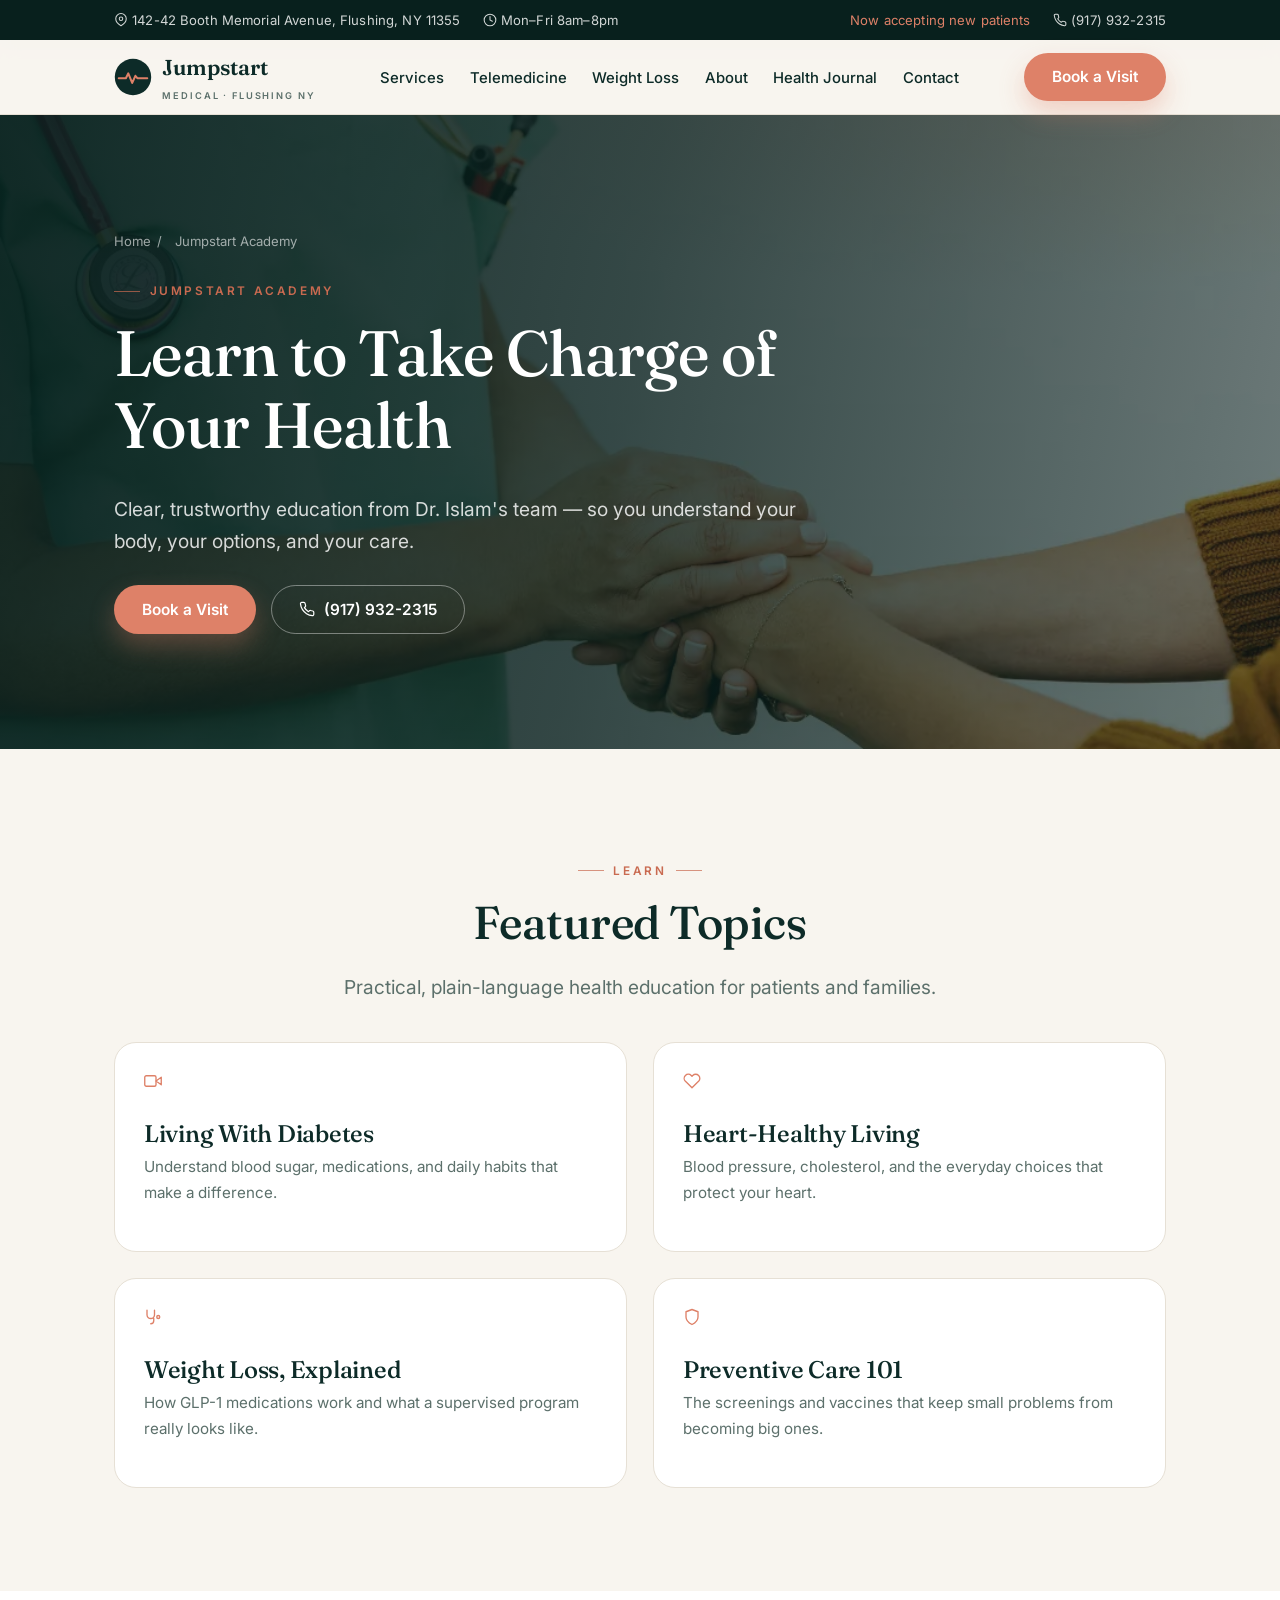
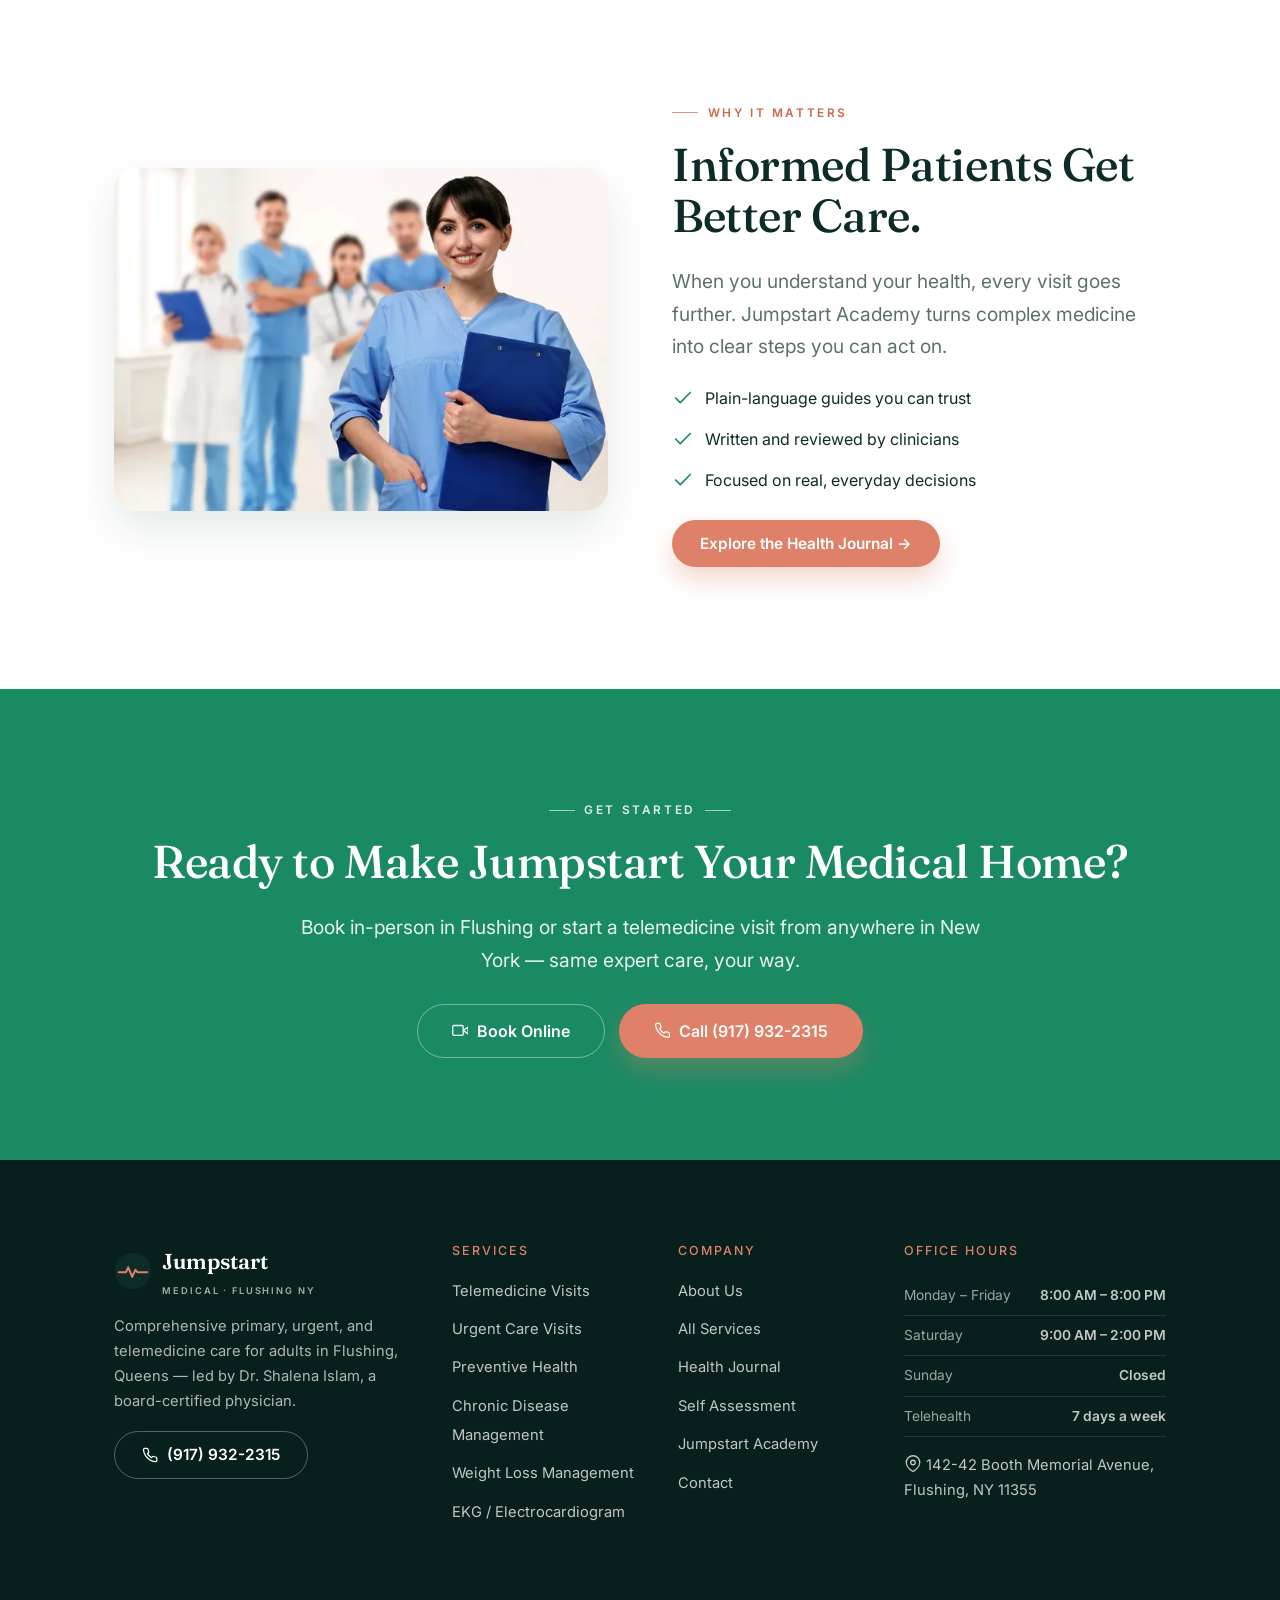
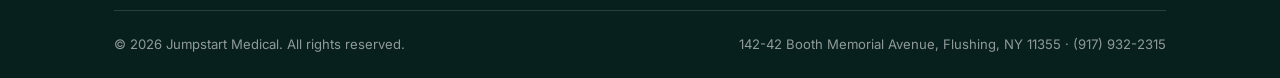
<file: jumpstart-academy/index.html>
<!doctype html>
<html lang="en">
<head>
<meta charset="utf-8">
<meta name="viewport" content="width=device-width, initial-scale=1">
<title>Jumpstart Academy | Patient Health Education | Jumpstart Medical, Flushing NY</title>
<meta name="description" content="Jumpstart Academy offers clear, trustworthy health education from Jumpstart Medical in Flushing, Queens NY — diabetes, heart health, weight loss, and preventive care.">
<link rel="canonical" href="https://jumpstartmedical.care/jumpstart-academy/">
<meta name="theme-color" content="#0d2b28">
<meta name="robots" content="index, follow, max-image-preview:large">
<meta name="author" content="Jumpstart Medical">
<meta name="geo.region" content="US-NY">
<meta name="geo.placename" content="Flushing, Queens, New York">

<meta property="og:type" content="website">
<meta property="og:site_name" content="Jumpstart Medical">
<meta property="og:title" content="Jumpstart Academy | Patient Health Education | Jumpstart Medical, Flushing NY">
<meta property="og:description" content="Jumpstart Academy offers clear, trustworthy health education from Jumpstart Medical in Flushing, Queens NY — diabetes, heart health, weight loss, and preventive care.">
<meta property="og:url" content="https://jumpstartmedical.care/jumpstart-academy/">
<meta property="og:image" content="https://jumpstartmedical.care/assets/img/og-image.jpg">
<meta property="og:image:width" content="1200">
<meta property="og:image:height" content="630">
<meta property="og:locale" content="en_US">
<meta name="twitter:card" content="summary_large_image">
<meta name="twitter:title" content="Jumpstart Academy | Patient Health Education | Jumpstart Medical, Flushing NY">
<meta name="twitter:description" content="Jumpstart Academy offers clear, trustworthy health education from Jumpstart Medical in Flushing, Queens NY — diabetes, heart health, weight loss, and preventive care.">
<meta name="twitter:image" content="https://jumpstartmedical.care/assets/img/og-image.jpg">

<link rel="icon" type="image/svg+xml" href="../assets/img/favicon.svg">
<link rel="apple-touch-icon" href="../assets/img/favicon.svg">
<link rel="manifest" href="../site.webmanifest">

<link rel="preconnect" href="https://fonts.googleapis.com">
<link rel="preconnect" href="https://fonts.gstatic.com" crossorigin>
<link href="https://fonts.googleapis.com/css2?family=Fraunces:ital,opsz,wght@0,9..144,400;0,9..144,500;1,9..144,400&family=Inter:wght@400;500;600;700&display=swap" rel="stylesheet">
<link rel="stylesheet" href="../assets/css/styles.css">
<script type="application/ld+json">{"@context": "https://schema.org", "@type": "BreadcrumbList", "itemListElement": [{"@type": "ListItem", "position": 1, "name": "Home", "item": "https://jumpstartmedical.care/"}, {"@type": "ListItem", "position": 2, "name": "Jumpstart Academy", "item": "https://jumpstartmedical.care/jumpstart-academy/"}]}</script>
</head>
<body>
<a class="skip" href="#main">Skip to content</a>

<div class="topbar">
  <div class="wrap">
    <div class="tb-left">
      <span><svg class="ico" viewBox="0 0 24 24" fill="none" stroke="currentColor" stroke-width="1.8" stroke-linecap="round" stroke-linejoin="round" aria-hidden="true"><path d="M21 10c0 7-9 12-9 12s-9-5-9-12a9 9 0 0 1 18 0Z"/><circle cx="12" cy="10" r="3"/></svg> 142-42 Booth Memorial Avenue, Flushing, NY 11355</span>
      <span><svg class="ico" viewBox="0 0 24 24" fill="none" stroke="currentColor" stroke-width="1.8" stroke-linecap="round" stroke-linejoin="round" aria-hidden="true"><circle cx="12" cy="12" r="10"/><path d="M12 6v6l4 2"/></svg> Mon–Fri 8am–8pm</span>
    </div>
    <div class="tb-right">
      <span class="dot">Now accepting new patients</span>
      <a href="tel:+19179322315"><svg class="ico" viewBox="0 0 24 24" fill="none" stroke="currentColor" stroke-width="1.8" stroke-linecap="round" stroke-linejoin="round" aria-hidden="true"><path d="M22 16.9v3a2 2 0 0 1-2.2 2 19.8 19.8 0 0 1-8.6-3 19.5 19.5 0 0 1-6-6 19.8 19.8 0 0 1-3-8.6A2 2 0 0 1 4.1 2h3a2 2 0 0 1 2 1.7c.1 1 .4 1.9.7 2.8a2 2 0 0 1-.5 2.1L8.1 9.9a16 16 0 0 0 6 6l1.3-1.3a2 2 0 0 1 2.1-.4c.9.3 1.8.6 2.8.7a2 2 0 0 1 1.7 2Z"/></svg> (917) 932-2315</a>
    </div>
  </div>
</div>
<header class="site-header">
  <nav class="nav wrap" aria-label="Primary">
    <a class="brand" href="../index.html" aria-label="Jumpstart Medical home">
      <img class="mark" src="../assets/img/logo-mark.svg" alt="" width="38" height="38">
      <span>Jumpstart <small>Medical &middot; Flushing NY</small></span>
    </a>
    <ul class="nav-links"><li><a href="../services/">Services</a></li><li><a href="../services/telemedicine-queens-ny/">Telemedicine</a></li><li><a href="../services/weight-loss-in-flushing-ny/">Weight Loss</a></li><li><a href="../about-us/">About</a></li><li><a href="../blogs/">Health Journal</a></li><li><a href="../contact/">Contact</a></li></ul>
    <div class="nav-cta">
      <a class="btn btn-primary" href="https://www.zocdoc.com/practice/jumpstart-medical-75416" target="_blank" rel="noopener">Book a Visit</a>
    </div>
    <button class="nav-toggle" aria-label="Menu" aria-expanded="false" aria-controls="menu">
      <span></span><span></span><span></span>
    </button>
  </nav>
</header>
<main id="main">
<section class="page-hero">
  <img class="hero-bg" src="../assets/img/compassionate-patient-care.webp" srcset="../assets/img/compassionate-patient-care-640.webp 640w, ../assets/img/compassionate-patient-care.webp 1200w" sizes="100vw" width="1200" height="750" alt="Jumpstart Academy at Jumpstart Medical, Flushing NY">
  <div class="wrap">
    <div class="breadcrumb"><a href="../index.html">Home</a><span>/</span><span>Jumpstart Academy</span></div>
    <span class="kicker">Jumpstart Academy</span>
    <h1>Learn to Take Charge of Your Health</h1>
    <p class="lead">Clear, trustworthy education from Dr. Islam's team — so you understand your body, your options, and your care.</p>
    <div class="hero-actions">
      <a class="btn btn-primary" href="https://www.zocdoc.com/practice/jumpstart-medical-75416" target="_blank" rel="noopener">Book a Visit</a>
      <a class="btn btn-ghost-light" href="tel:+19179322315"><svg class="ico" viewBox="0 0 24 24" fill="none" stroke="currentColor" stroke-width="1.8" stroke-linecap="round" stroke-linejoin="round" aria-hidden="true"><path d="M22 16.9v3a2 2 0 0 1-2.2 2 19.8 19.8 0 0 1-8.6-3 19.5 19.5 0 0 1-6-6 19.8 19.8 0 0 1-3-8.6A2 2 0 0 1 4.1 2h3a2 2 0 0 1 2 1.7c.1 1 .4 1.9.7 2.8a2 2 0 0 1-.5 2.1L8.1 9.9a16 16 0 0 0 6 6l1.3-1.3a2 2 0 0 1 2.1-.4c.9.3 1.8.6 2.8.7a2 2 0 0 1 1.7 2Z"/></svg> (917) 932-2315</a>
    </div>
  </div>
</section>
<section class="section">
  <div class="wrap">
    <div class="section-head center"><span class="kicker center">Learn</span><h2>Featured Topics</h2><p class="lead">Practical, plain-language health education for patients and families.</p></div>
    <div class="grid grid-2" style="margin-top:2.4rem"><article class="card reveal" style="padding:1.8rem"><span style="color:var(--coral);display:inline-flex;width:36px;height:36px"><svg class="ico" viewBox="0 0 24 24" fill="none" stroke="currentColor" stroke-width="1.8" stroke-linecap="round" stroke-linejoin="round" aria-hidden="true"><path d="m23 7-7 5 7 5V7Z"/><rect x="1" y="5" width="15" height="14" rx="2"/></svg></span><h3 style="margin:.8rem 0 .4rem">Living With Diabetes</h3><p style="color:var(--muted);font-size:.95rem">Understand blood sugar, medications, and daily habits that make a difference.</p></article><article class="card reveal" style="padding:1.8rem"><span style="color:var(--coral);display:inline-flex;width:36px;height:36px"><svg class="ico" viewBox="0 0 24 24" fill="none" stroke="currentColor" stroke-width="1.8" stroke-linecap="round" stroke-linejoin="round" aria-hidden="true"><path d="M20.8 4.6a5.5 5.5 0 0 0-7.8 0L12 5.7l-1-1.1a5.5 5.5 0 0 0-7.8 7.8l1.1 1L12 21l7.7-7.6 1.1-1a5.5 5.5 0 0 0 0-7.8Z"/></svg></span><h3 style="margin:.8rem 0 .4rem">Heart-Healthy Living</h3><p style="color:var(--muted);font-size:.95rem">Blood pressure, cholesterol, and the everyday choices that protect your heart.</p></article><article class="card reveal" style="padding:1.8rem"><span style="color:var(--coral);display:inline-flex;width:36px;height:36px"><svg class="ico" viewBox="0 0 24 24" fill="none" stroke="currentColor" stroke-width="1.8" stroke-linecap="round" stroke-linejoin="round" aria-hidden="true"><path d="M4 3v6a5 5 0 0 0 10 0V3M9 21a4 4 0 0 0 4-4v-3"/><circle cx="19" cy="12" r="2"/></svg></span><h3 style="margin:.8rem 0 .4rem">Weight Loss, Explained</h3><p style="color:var(--muted);font-size:.95rem">How GLP-1 medications work and what a supervised program really looks like.</p></article><article class="card reveal" style="padding:1.8rem"><span style="color:var(--coral);display:inline-flex;width:36px;height:36px"><svg class="ico" viewBox="0 0 24 24" fill="none" stroke="currentColor" stroke-width="1.8" stroke-linecap="round" stroke-linejoin="round" aria-hidden="true"><path d="M12 22s8-4 8-10V5l-8-3-8 3v7c0 6 8 10 8 10Z"/></svg></span><h3 style="margin:.8rem 0 .4rem">Preventive Care 101</h3><p style="color:var(--muted);font-size:.95rem">The screenings and vaccines that keep small problems from becoming big ones.</p></article></div>
  </div>
</section>
<section class="section" style="background:var(--paper)">
  <div class="wrap">
    <div class="split">
      <div class="split-media reveal"><img src="../assets/img/medical-team-jumpstart.webp" srcset="../assets/img/medical-team-jumpstart-640.webp 640w, ../assets/img/medical-team-jumpstart.webp 1200w" sizes="(max-width:860px) 100vw, 600px" loading="lazy" decoding="async" width="1200" height="750" alt="Jumpstart Medical team educating patients in Flushing, NY"></div>
      <div class="reveal">
        <span class="kicker">Why It Matters</span>
        <h2>Informed Patients Get Better Care.</h2>
        <p class="lead">When you understand your health, every visit goes further. Jumpstart Academy turns complex medicine into clear steps you can act on.</p>
        <ul class="check-list">
          <li><svg class="ico" viewBox="0 0 24 24" fill="none" stroke="currentColor" stroke-width="1.8" stroke-linecap="round" stroke-linejoin="round" aria-hidden="true"><path d="M20 6 9 17l-5-5"/></svg><span>Plain-language guides you can trust</span></li>
          <li><svg class="ico" viewBox="0 0 24 24" fill="none" stroke="currentColor" stroke-width="1.8" stroke-linecap="round" stroke-linejoin="round" aria-hidden="true"><path d="M20 6 9 17l-5-5"/></svg><span>Written and reviewed by clinicians</span></li>
          <li><svg class="ico" viewBox="0 0 24 24" fill="none" stroke="currentColor" stroke-width="1.8" stroke-linecap="round" stroke-linejoin="round" aria-hidden="true"><path d="M20 6 9 17l-5-5"/></svg><span>Focused on real, everyday decisions</span></li>
        </ul>
        <p style="margin-top:1.6rem"><a class="btn btn-primary" href="../blogs/">Explore the Health Journal &rarr;</a></p>
      </div>
    </div>
  </div>
</section>

<section class="section cta-band">
  <div class="wrap">
    <span class="kicker center" style="color:rgba(255,255,255,.85)">Get Started</span>
    <h2>Ready to Make Jumpstart Your Medical Home?</h2>
    <p class="lead" style="max-width:60ch;margin-inline:auto">Book in-person in Flushing or start a telemedicine visit from anywhere in New York — same expert care, your way.</p>
    <div class="hero-actions">
      <a class="btn btn-ghost-light btn-lg" href="https://www.zocdoc.com/practice/jumpstart-medical-75416" target="_blank" rel="noopener"><svg class="ico" viewBox="0 0 24 24" fill="none" stroke="currentColor" stroke-width="1.8" stroke-linecap="round" stroke-linejoin="round" aria-hidden="true"><path d="m23 7-7 5 7 5V7Z"/><rect x="1" y="5" width="15" height="14" rx="2"/></svg> Book Online</a>
      <a class="btn btn-primary btn-lg" href="tel:+19179322315"><svg class="ico" viewBox="0 0 24 24" fill="none" stroke="currentColor" stroke-width="1.8" stroke-linecap="round" stroke-linejoin="round" aria-hidden="true"><path d="M22 16.9v3a2 2 0 0 1-2.2 2 19.8 19.8 0 0 1-8.6-3 19.5 19.5 0 0 1-6-6 19.8 19.8 0 0 1-3-8.6A2 2 0 0 1 4.1 2h3a2 2 0 0 1 2 1.7c.1 1 .4 1.9.7 2.8a2 2 0 0 1-.5 2.1L8.1 9.9a16 16 0 0 0 6 6l1.3-1.3a2 2 0 0 1 2.1-.4c.9.3 1.8.6 2.8.7a2 2 0 0 1 1.7 2Z"/></svg> Call (917) 932-2315</a>
    </div>
  </div>
</section></main>
<footer class="site-footer">
  <div class="wrap">
    <div class="footer-top">
      <div>
        <a class="brand" href="../index.html">
          <img class="mark" src="../assets/img/logo-mark.svg" alt="" width="38" height="38">
          <span>Jumpstart <small>Medical &middot; Flushing NY</small></span>
        </a>
        <p>Comprehensive primary, urgent, and telemedicine care for adults in Flushing, Queens — led by Dr. Shalena Islam, a board-certified physician.</p>
        <p><a class="btn btn-outline" style="border-color:rgba(255,255,255,.3);color:#fff" href="tel:+19179322315"><svg class="ico" viewBox="0 0 24 24" fill="none" stroke="currentColor" stroke-width="1.8" stroke-linecap="round" stroke-linejoin="round" aria-hidden="true"><path d="M22 16.9v3a2 2 0 0 1-2.2 2 19.8 19.8 0 0 1-8.6-3 19.5 19.5 0 0 1-6-6 19.8 19.8 0 0 1-3-8.6A2 2 0 0 1 4.1 2h3a2 2 0 0 1 2 1.7c.1 1 .4 1.9.7 2.8a2 2 0 0 1-.5 2.1L8.1 9.9a16 16 0 0 0 6 6l1.3-1.3a2 2 0 0 1 2.1-.4c.9.3 1.8.6 2.8.7a2 2 0 0 1 1.7 2Z"/></svg> (917) 932-2315</a></p>
      </div>
      <div class="footer-col">
        <h4>Services</h4>
        <ul><li><a href="../services/">Telemedicine Visits</a></li><li><a href="../services/">Urgent Care Visits</a></li><li><a href="../services/">Preventive Health</a></li><li><a href="../services/">Chronic Disease Management</a></li><li><a href="../services/">Weight Loss Management</a></li><li><a href="../services/">EKG / Electrocardiogram</a></li></ul>
      </div>
      <div class="footer-col">
        <h4>Company</h4>
        <ul>
          <li><a href="../about-us/">About Us</a></li>
          <li><a href="../services/">All Services</a></li>
          <li><a href="../blogs/">Health Journal</a></li>
          <li><a href="../self-assessment/">Self Assessment</a></li>
          <li><a href="../jumpstart-academy/">Jumpstart Academy</a></li>
          <li><a href="../contact/">Contact</a></li>
        </ul>
      </div>
      <div class="footer-col footer-hours">
        <h4>Office Hours</h4>
        <div class="hours-row"><span>Monday – Friday</span><span>8:00 AM – 8:00 PM</span></div><div class="hours-row"><span>Saturday</span><span>9:00 AM – 2:00 PM</span></div><div class="hours-row"><span>Sunday</span><span>Closed</span></div><div class="hours-row"><span>Telehealth</span><span>7 days a week</span></div>
        <p style="margin-top:1rem"><a href="https://www.google.com/maps/search/?api=1&query=142-42+Booth+Memorial+Avenue+Flushing+NY+11355" target="_blank" rel="noopener"><svg class="ico" viewBox="0 0 24 24" fill="none" stroke="currentColor" stroke-width="1.8" stroke-linecap="round" stroke-linejoin="round" aria-hidden="true"><path d="M21 10c0 7-9 12-9 12s-9-5-9-12a9 9 0 0 1 18 0Z"/><circle cx="12" cy="10" r="3"/></svg> 142-42 Booth Memorial Avenue, Flushing, NY 11355</a></p>
      </div>
    </div>
    <div class="footer-bottom">
      <span>&copy; <span id="yr">2026</span> Jumpstart Medical. All rights reserved.</span>
      <span>142-42 Booth Memorial Avenue, Flushing, NY 11355 &middot; <a href="tel:+19179322315">(917) 932-2315</a></span>
    </div>
  </div>
</footer>
<script src="../assets/js/main.js" defer></script>
</body>
</html>
</file>
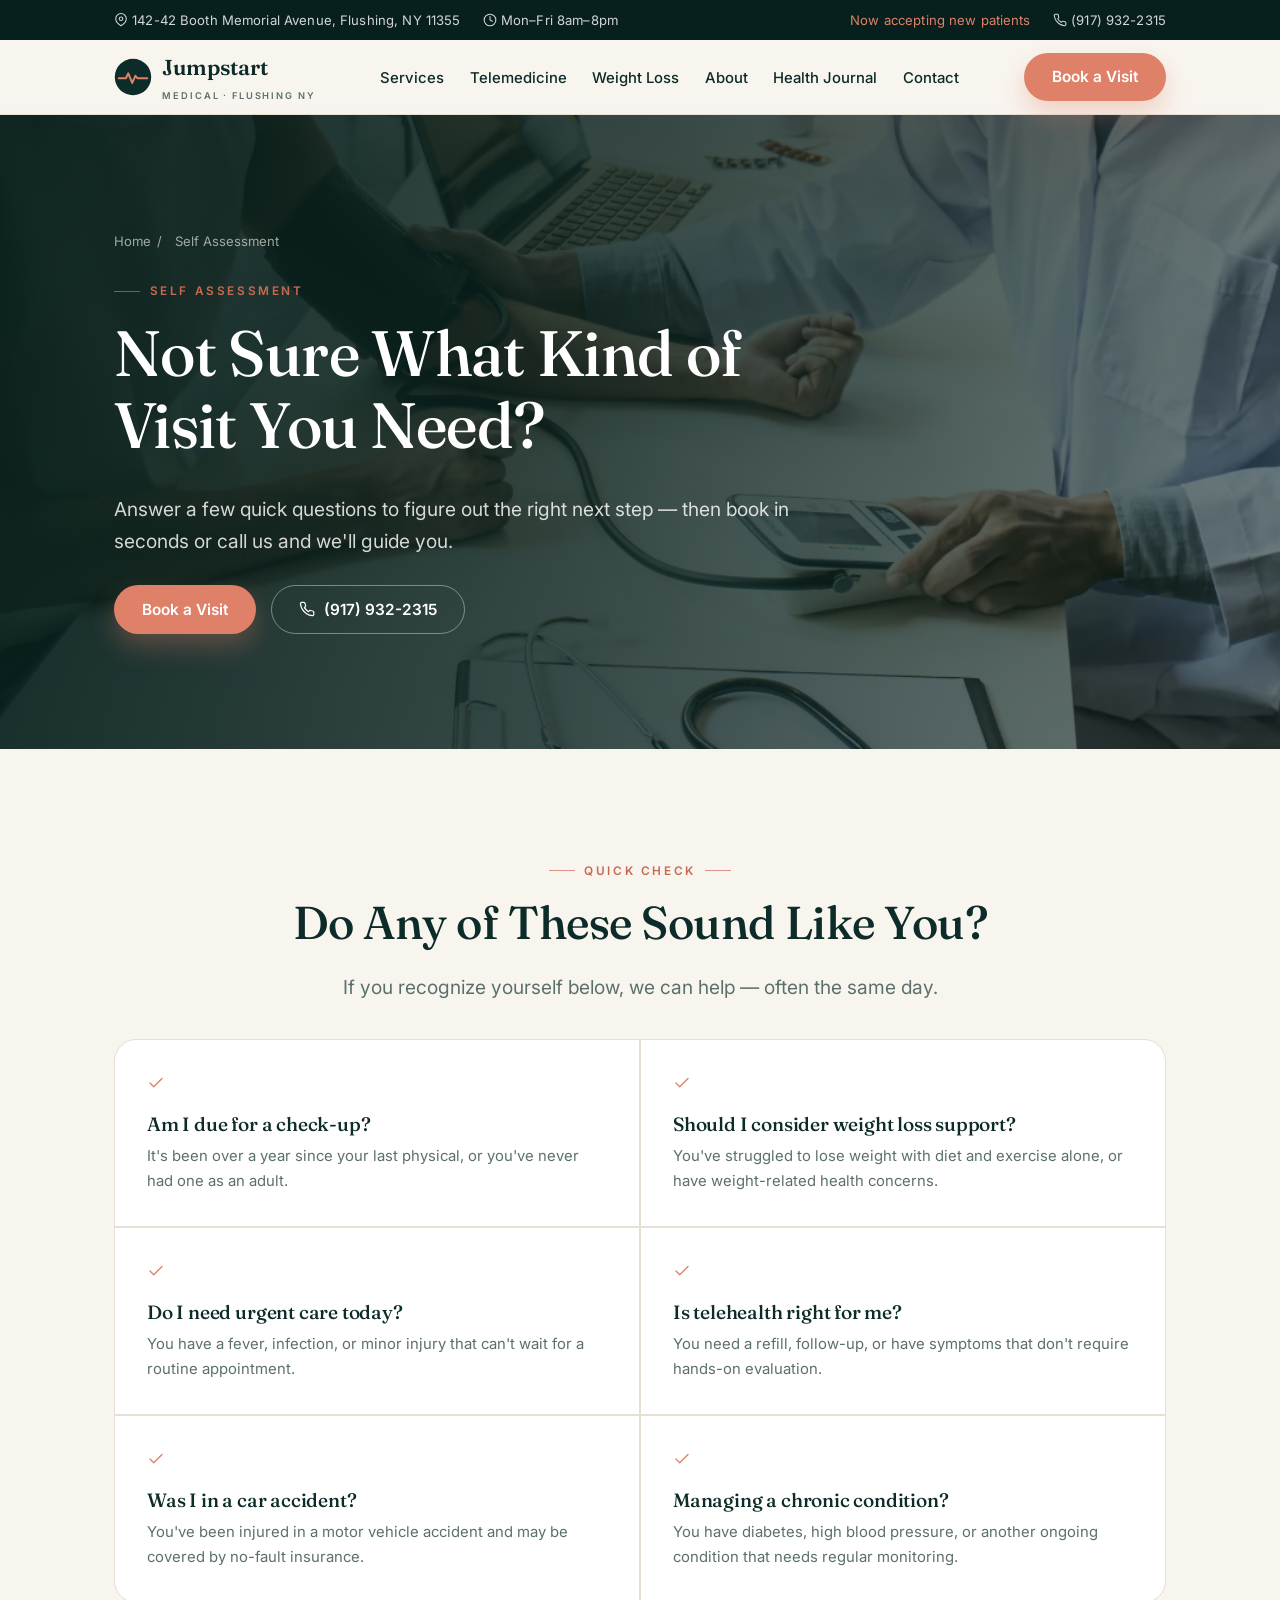
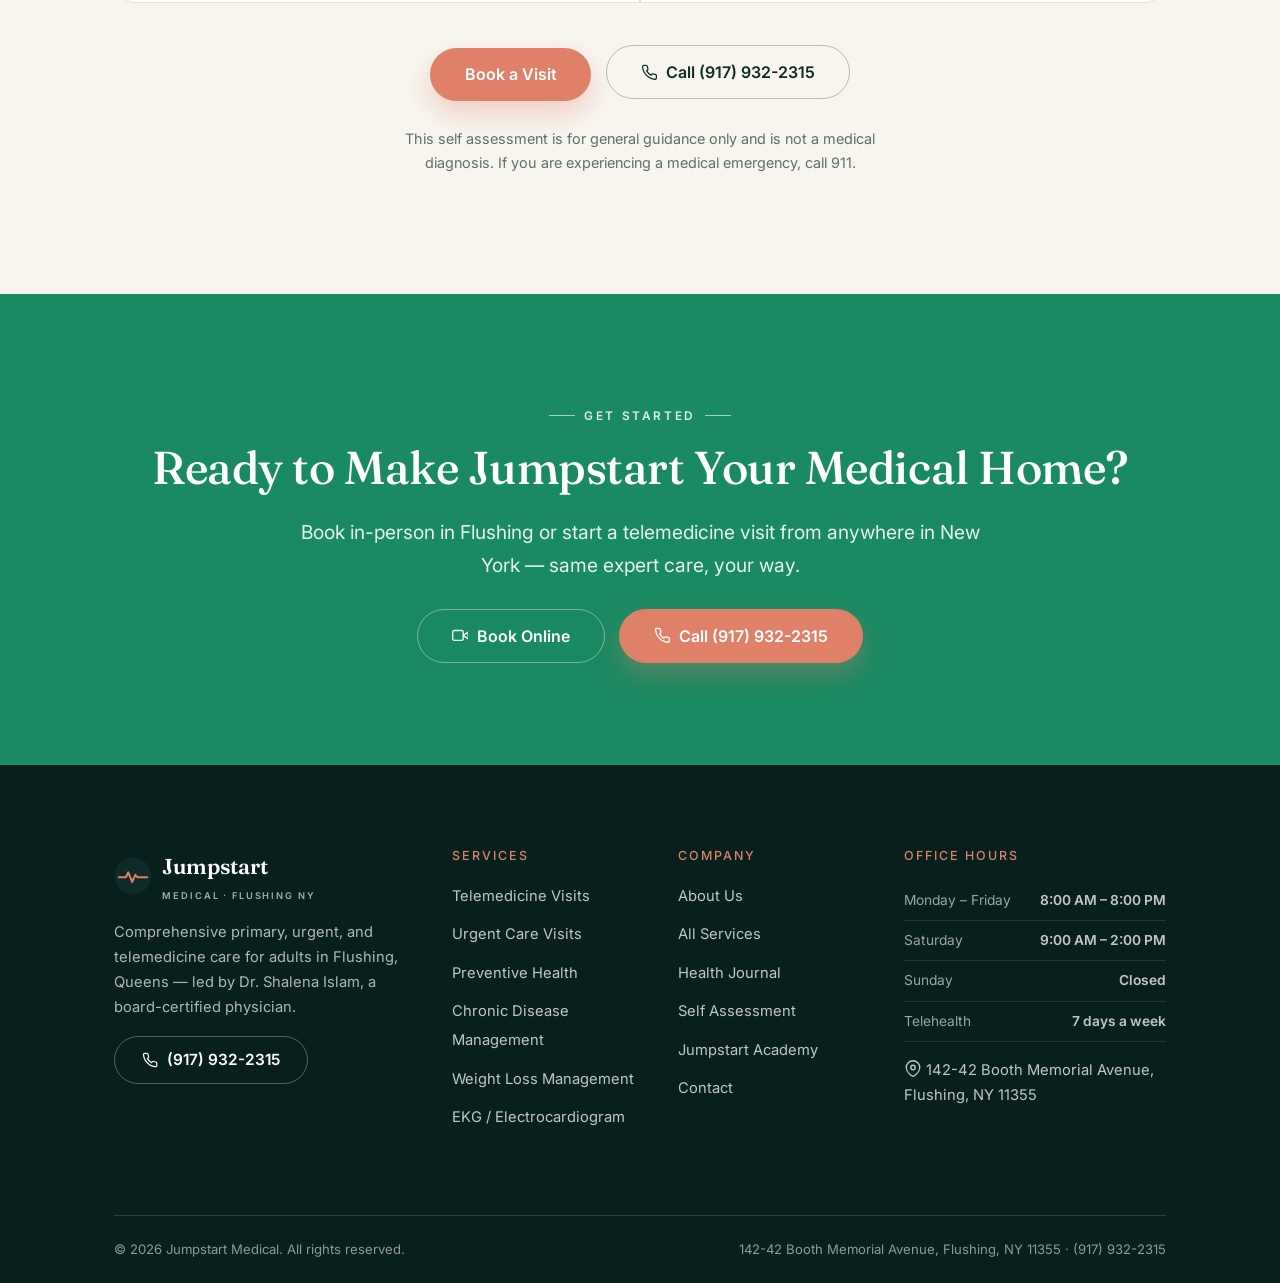
<file: self-assessment/index.html>
<!doctype html>
<html lang="en">
<head>
<meta charset="utf-8">
<meta name="viewport" content="width=device-width, initial-scale=1">
<title>Health Self Assessment | What Visit Do You Need? | Jumpstart Medical</title>
<meta name="description" content="Take Jumpstart Medical&#x27;s quick self assessment to find the right visit — primary, urgent, telehealth, weight loss, or no-fault care in Flushing, Queens NY. Call (917) 932-2315.">
<link rel="canonical" href="https://jumpstartmedical.care/self-assessment/">
<meta name="theme-color" content="#0d2b28">
<meta name="robots" content="index, follow, max-image-preview:large">
<meta name="author" content="Jumpstart Medical">
<meta name="geo.region" content="US-NY">
<meta name="geo.placename" content="Flushing, Queens, New York">

<meta property="og:type" content="website">
<meta property="og:site_name" content="Jumpstart Medical">
<meta property="og:title" content="Health Self Assessment | What Visit Do You Need? | Jumpstart Medical">
<meta property="og:description" content="Take Jumpstart Medical&#x27;s quick self assessment to find the right visit — primary, urgent, telehealth, weight loss, or no-fault care in Flushing, Queens NY. Call (917) 932-2315.">
<meta property="og:url" content="https://jumpstartmedical.care/self-assessment/">
<meta property="og:image" content="https://jumpstartmedical.care/assets/img/og-image.jpg">
<meta property="og:image:width" content="1200">
<meta property="og:image:height" content="630">
<meta property="og:locale" content="en_US">
<meta name="twitter:card" content="summary_large_image">
<meta name="twitter:title" content="Health Self Assessment | What Visit Do You Need? | Jumpstart Medical">
<meta name="twitter:description" content="Take Jumpstart Medical&#x27;s quick self assessment to find the right visit — primary, urgent, telehealth, weight loss, or no-fault care in Flushing, Queens NY. Call (917) 932-2315.">
<meta name="twitter:image" content="https://jumpstartmedical.care/assets/img/og-image.jpg">

<link rel="icon" type="image/svg+xml" href="../assets/img/favicon.svg">
<link rel="apple-touch-icon" href="../assets/img/favicon.svg">
<link rel="manifest" href="../site.webmanifest">

<link rel="preconnect" href="https://fonts.googleapis.com">
<link rel="preconnect" href="https://fonts.gstatic.com" crossorigin>
<link href="https://fonts.googleapis.com/css2?family=Fraunces:ital,opsz,wght@0,9..144,400;0,9..144,500;1,9..144,400&family=Inter:wght@400;500;600;700&display=swap" rel="stylesheet">
<link rel="stylesheet" href="../assets/css/styles.css">
<script type="application/ld+json">{"@context": "https://schema.org", "@type": "BreadcrumbList", "itemListElement": [{"@type": "ListItem", "position": 1, "name": "Home", "item": "https://jumpstartmedical.care/"}, {"@type": "ListItem", "position": 2, "name": "Self Assessment", "item": "https://jumpstartmedical.care/self-assessment/"}]}</script>
</head>
<body>
<a class="skip" href="#main">Skip to content</a>

<div class="topbar">
  <div class="wrap">
    <div class="tb-left">
      <span><svg class="ico" viewBox="0 0 24 24" fill="none" stroke="currentColor" stroke-width="1.8" stroke-linecap="round" stroke-linejoin="round" aria-hidden="true"><path d="M21 10c0 7-9 12-9 12s-9-5-9-12a9 9 0 0 1 18 0Z"/><circle cx="12" cy="10" r="3"/></svg> 142-42 Booth Memorial Avenue, Flushing, NY 11355</span>
      <span><svg class="ico" viewBox="0 0 24 24" fill="none" stroke="currentColor" stroke-width="1.8" stroke-linecap="round" stroke-linejoin="round" aria-hidden="true"><circle cx="12" cy="12" r="10"/><path d="M12 6v6l4 2"/></svg> Mon–Fri 8am–8pm</span>
    </div>
    <div class="tb-right">
      <span class="dot">Now accepting new patients</span>
      <a href="tel:+19179322315"><svg class="ico" viewBox="0 0 24 24" fill="none" stroke="currentColor" stroke-width="1.8" stroke-linecap="round" stroke-linejoin="round" aria-hidden="true"><path d="M22 16.9v3a2 2 0 0 1-2.2 2 19.8 19.8 0 0 1-8.6-3 19.5 19.5 0 0 1-6-6 19.8 19.8 0 0 1-3-8.6A2 2 0 0 1 4.1 2h3a2 2 0 0 1 2 1.7c.1 1 .4 1.9.7 2.8a2 2 0 0 1-.5 2.1L8.1 9.9a16 16 0 0 0 6 6l1.3-1.3a2 2 0 0 1 2.1-.4c.9.3 1.8.6 2.8.7a2 2 0 0 1 1.7 2Z"/></svg> (917) 932-2315</a>
    </div>
  </div>
</div>
<header class="site-header">
  <nav class="nav wrap" aria-label="Primary">
    <a class="brand" href="../index.html" aria-label="Jumpstart Medical home">
      <img class="mark" src="../assets/img/logo-mark.svg" alt="" width="38" height="38">
      <span>Jumpstart <small>Medical &middot; Flushing NY</small></span>
    </a>
    <ul class="nav-links"><li><a href="../services/">Services</a></li><li><a href="../services/telemedicine-queens-ny/">Telemedicine</a></li><li><a href="../services/weight-loss-in-flushing-ny/">Weight Loss</a></li><li><a href="../about-us/">About</a></li><li><a href="../blogs/">Health Journal</a></li><li><a href="../contact/">Contact</a></li></ul>
    <div class="nav-cta">
      <a class="btn btn-primary" href="https://www.zocdoc.com/practice/jumpstart-medical-75416" target="_blank" rel="noopener">Book a Visit</a>
    </div>
    <button class="nav-toggle" aria-label="Menu" aria-expanded="false" aria-controls="menu">
      <span></span><span></span><span></span>
    </button>
  </nav>
</header>
<main id="main">
<section class="page-hero">
  <img class="hero-bg" src="../assets/img/chronic-disease-blood-pressure-check.webp" srcset="../assets/img/chronic-disease-blood-pressure-check-640.webp 640w, ../assets/img/chronic-disease-blood-pressure-check.webp 1200w" sizes="100vw" width="1200" height="750" alt="Self Assessment at Jumpstart Medical, Flushing NY">
  <div class="wrap">
    <div class="breadcrumb"><a href="../index.html">Home</a><span>/</span><span>Self Assessment</span></div>
    <span class="kicker">Self Assessment</span>
    <h1>Not Sure What Kind of Visit You Need?</h1>
    <p class="lead">Answer a few quick questions to figure out the right next step — then book in seconds or call us and we'll guide you.</p>
    <div class="hero-actions">
      <a class="btn btn-primary" href="https://www.zocdoc.com/practice/jumpstart-medical-75416" target="_blank" rel="noopener">Book a Visit</a>
      <a class="btn btn-ghost-light" href="tel:+19179322315"><svg class="ico" viewBox="0 0 24 24" fill="none" stroke="currentColor" stroke-width="1.8" stroke-linecap="round" stroke-linejoin="round" aria-hidden="true"><path d="M22 16.9v3a2 2 0 0 1-2.2 2 19.8 19.8 0 0 1-8.6-3 19.5 19.5 0 0 1-6-6 19.8 19.8 0 0 1-3-8.6A2 2 0 0 1 4.1 2h3a2 2 0 0 1 2 1.7c.1 1 .4 1.9.7 2.8a2 2 0 0 1-.5 2.1L8.1 9.9a16 16 0 0 0 6 6l1.3-1.3a2 2 0 0 1 2.1-.4c.9.3 1.8.6 2.8.7a2 2 0 0 1 1.7 2Z"/></svg> (917) 932-2315</a>
    </div>
  </div>
</section>
<section class="section">
  <div class="wrap">
    <div class="section-head center"><span class="kicker center">Quick Check</span><h2>Do Any of These Sound Like You?</h2><p class="lead">If you recognize yourself below, we can help — often the same day.</p></div>
    <div class="feat-grid" style="margin-top:2.2rem"><div class="feat reveal"><span style="color:var(--coral);display:inline-flex;width:32px;height:32px"><svg class="ico" viewBox="0 0 24 24" fill="none" stroke="currentColor" stroke-width="1.8" stroke-linecap="round" stroke-linejoin="round" aria-hidden="true"><path d="M20 6 9 17l-5-5"/></svg></span><h3>Am I due for a check-up?</h3><p>It's been over a year since your last physical, or you've never had one as an adult.</p></div><div class="feat reveal"><span style="color:var(--coral);display:inline-flex;width:32px;height:32px"><svg class="ico" viewBox="0 0 24 24" fill="none" stroke="currentColor" stroke-width="1.8" stroke-linecap="round" stroke-linejoin="round" aria-hidden="true"><path d="M20 6 9 17l-5-5"/></svg></span><h3>Should I consider weight loss support?</h3><p>You've struggled to lose weight with diet and exercise alone, or have weight-related health concerns.</p></div><div class="feat reveal"><span style="color:var(--coral);display:inline-flex;width:32px;height:32px"><svg class="ico" viewBox="0 0 24 24" fill="none" stroke="currentColor" stroke-width="1.8" stroke-linecap="round" stroke-linejoin="round" aria-hidden="true"><path d="M20 6 9 17l-5-5"/></svg></span><h3>Do I need urgent care today?</h3><p>You have a fever, infection, or minor injury that can't wait for a routine appointment.</p></div><div class="feat reveal"><span style="color:var(--coral);display:inline-flex;width:32px;height:32px"><svg class="ico" viewBox="0 0 24 24" fill="none" stroke="currentColor" stroke-width="1.8" stroke-linecap="round" stroke-linejoin="round" aria-hidden="true"><path d="M20 6 9 17l-5-5"/></svg></span><h3>Is telehealth right for me?</h3><p>You need a refill, follow-up, or have symptoms that don't require hands-on evaluation.</p></div><div class="feat reveal"><span style="color:var(--coral);display:inline-flex;width:32px;height:32px"><svg class="ico" viewBox="0 0 24 24" fill="none" stroke="currentColor" stroke-width="1.8" stroke-linecap="round" stroke-linejoin="round" aria-hidden="true"><path d="M20 6 9 17l-5-5"/></svg></span><h3>Was I in a car accident?</h3><p>You've been injured in a motor vehicle accident and may be covered by no-fault insurance.</p></div><div class="feat reveal"><span style="color:var(--coral);display:inline-flex;width:32px;height:32px"><svg class="ico" viewBox="0 0 24 24" fill="none" stroke="currentColor" stroke-width="1.8" stroke-linecap="round" stroke-linejoin="round" aria-hidden="true"><path d="M20 6 9 17l-5-5"/></svg></span><h3>Managing a chronic condition?</h3><p>You have diabetes, high blood pressure, or another ongoing condition that needs regular monitoring.</p></div></div>
    <div class="center" style="margin-top:2.6rem">
      <a class="btn btn-primary btn-lg" href="https://www.zocdoc.com/practice/jumpstart-medical-75416" target="_blank" rel="noopener">Book a Visit</a>
      <a class="btn btn-outline btn-lg" href="tel:+19179322315" style="margin-left:.6rem"><svg class="ico" viewBox="0 0 24 24" fill="none" stroke="currentColor" stroke-width="1.8" stroke-linecap="round" stroke-linejoin="round" aria-hidden="true"><path d="M22 16.9v3a2 2 0 0 1-2.2 2 19.8 19.8 0 0 1-8.6-3 19.5 19.5 0 0 1-6-6 19.8 19.8 0 0 1-3-8.6A2 2 0 0 1 4.1 2h3a2 2 0 0 1 2 1.7c.1 1 .4 1.9.7 2.8a2 2 0 0 1-.5 2.1L8.1 9.9a16 16 0 0 0 6 6l1.3-1.3a2 2 0 0 1 2.1-.4c.9.3 1.8.6 2.8.7a2 2 0 0 1 1.7 2Z"/></svg> Call (917) 932-2315</a>
    </div>
    <p class="center" style="margin-top:1.6rem;color:var(--muted);font-size:.9rem;max-width:60ch;margin-inline:auto">This self assessment is for general guidance only and is not a medical diagnosis. If you are experiencing a medical emergency, call 911.</p>
  </div>
</section>

<section class="section cta-band">
  <div class="wrap">
    <span class="kicker center" style="color:rgba(255,255,255,.85)">Get Started</span>
    <h2>Ready to Make Jumpstart Your Medical Home?</h2>
    <p class="lead" style="max-width:60ch;margin-inline:auto">Book in-person in Flushing or start a telemedicine visit from anywhere in New York — same expert care, your way.</p>
    <div class="hero-actions">
      <a class="btn btn-ghost-light btn-lg" href="https://www.zocdoc.com/practice/jumpstart-medical-75416" target="_blank" rel="noopener"><svg class="ico" viewBox="0 0 24 24" fill="none" stroke="currentColor" stroke-width="1.8" stroke-linecap="round" stroke-linejoin="round" aria-hidden="true"><path d="m23 7-7 5 7 5V7Z"/><rect x="1" y="5" width="15" height="14" rx="2"/></svg> Book Online</a>
      <a class="btn btn-primary btn-lg" href="tel:+19179322315"><svg class="ico" viewBox="0 0 24 24" fill="none" stroke="currentColor" stroke-width="1.8" stroke-linecap="round" stroke-linejoin="round" aria-hidden="true"><path d="M22 16.9v3a2 2 0 0 1-2.2 2 19.8 19.8 0 0 1-8.6-3 19.5 19.5 0 0 1-6-6 19.8 19.8 0 0 1-3-8.6A2 2 0 0 1 4.1 2h3a2 2 0 0 1 2 1.7c.1 1 .4 1.9.7 2.8a2 2 0 0 1-.5 2.1L8.1 9.9a16 16 0 0 0 6 6l1.3-1.3a2 2 0 0 1 2.1-.4c.9.3 1.8.6 2.8.7a2 2 0 0 1 1.7 2Z"/></svg> Call (917) 932-2315</a>
    </div>
  </div>
</section></main>
<footer class="site-footer">
  <div class="wrap">
    <div class="footer-top">
      <div>
        <a class="brand" href="../index.html">
          <img class="mark" src="../assets/img/logo-mark.svg" alt="" width="38" height="38">
          <span>Jumpstart <small>Medical &middot; Flushing NY</small></span>
        </a>
        <p>Comprehensive primary, urgent, and telemedicine care for adults in Flushing, Queens — led by Dr. Shalena Islam, a board-certified physician.</p>
        <p><a class="btn btn-outline" style="border-color:rgba(255,255,255,.3);color:#fff" href="tel:+19179322315"><svg class="ico" viewBox="0 0 24 24" fill="none" stroke="currentColor" stroke-width="1.8" stroke-linecap="round" stroke-linejoin="round" aria-hidden="true"><path d="M22 16.9v3a2 2 0 0 1-2.2 2 19.8 19.8 0 0 1-8.6-3 19.5 19.5 0 0 1-6-6 19.8 19.8 0 0 1-3-8.6A2 2 0 0 1 4.1 2h3a2 2 0 0 1 2 1.7c.1 1 .4 1.9.7 2.8a2 2 0 0 1-.5 2.1L8.1 9.9a16 16 0 0 0 6 6l1.3-1.3a2 2 0 0 1 2.1-.4c.9.3 1.8.6 2.8.7a2 2 0 0 1 1.7 2Z"/></svg> (917) 932-2315</a></p>
      </div>
      <div class="footer-col">
        <h4>Services</h4>
        <ul><li><a href="../services/">Telemedicine Visits</a></li><li><a href="../services/">Urgent Care Visits</a></li><li><a href="../services/">Preventive Health</a></li><li><a href="../services/">Chronic Disease Management</a></li><li><a href="../services/">Weight Loss Management</a></li><li><a href="../services/">EKG / Electrocardiogram</a></li></ul>
      </div>
      <div class="footer-col">
        <h4>Company</h4>
        <ul>
          <li><a href="../about-us/">About Us</a></li>
          <li><a href="../services/">All Services</a></li>
          <li><a href="../blogs/">Health Journal</a></li>
          <li><a href="../self-assessment/">Self Assessment</a></li>
          <li><a href="../jumpstart-academy/">Jumpstart Academy</a></li>
          <li><a href="../contact/">Contact</a></li>
        </ul>
      </div>
      <div class="footer-col footer-hours">
        <h4>Office Hours</h4>
        <div class="hours-row"><span>Monday – Friday</span><span>8:00 AM – 8:00 PM</span></div><div class="hours-row"><span>Saturday</span><span>9:00 AM – 2:00 PM</span></div><div class="hours-row"><span>Sunday</span><span>Closed</span></div><div class="hours-row"><span>Telehealth</span><span>7 days a week</span></div>
        <p style="margin-top:1rem"><a href="https://www.google.com/maps/search/?api=1&query=142-42+Booth+Memorial+Avenue+Flushing+NY+11355" target="_blank" rel="noopener"><svg class="ico" viewBox="0 0 24 24" fill="none" stroke="currentColor" stroke-width="1.8" stroke-linecap="round" stroke-linejoin="round" aria-hidden="true"><path d="M21 10c0 7-9 12-9 12s-9-5-9-12a9 9 0 0 1 18 0Z"/><circle cx="12" cy="10" r="3"/></svg> 142-42 Booth Memorial Avenue, Flushing, NY 11355</a></p>
      </div>
    </div>
    <div class="footer-bottom">
      <span>&copy; <span id="yr">2026</span> Jumpstart Medical. All rights reserved.</span>
      <span>142-42 Booth Memorial Avenue, Flushing, NY 11355 &middot; <a href="tel:+19179322315">(917) 932-2315</a></span>
    </div>
  </div>
</footer>
<script src="../assets/js/main.js" defer></script>
</body>
</html>
</file>
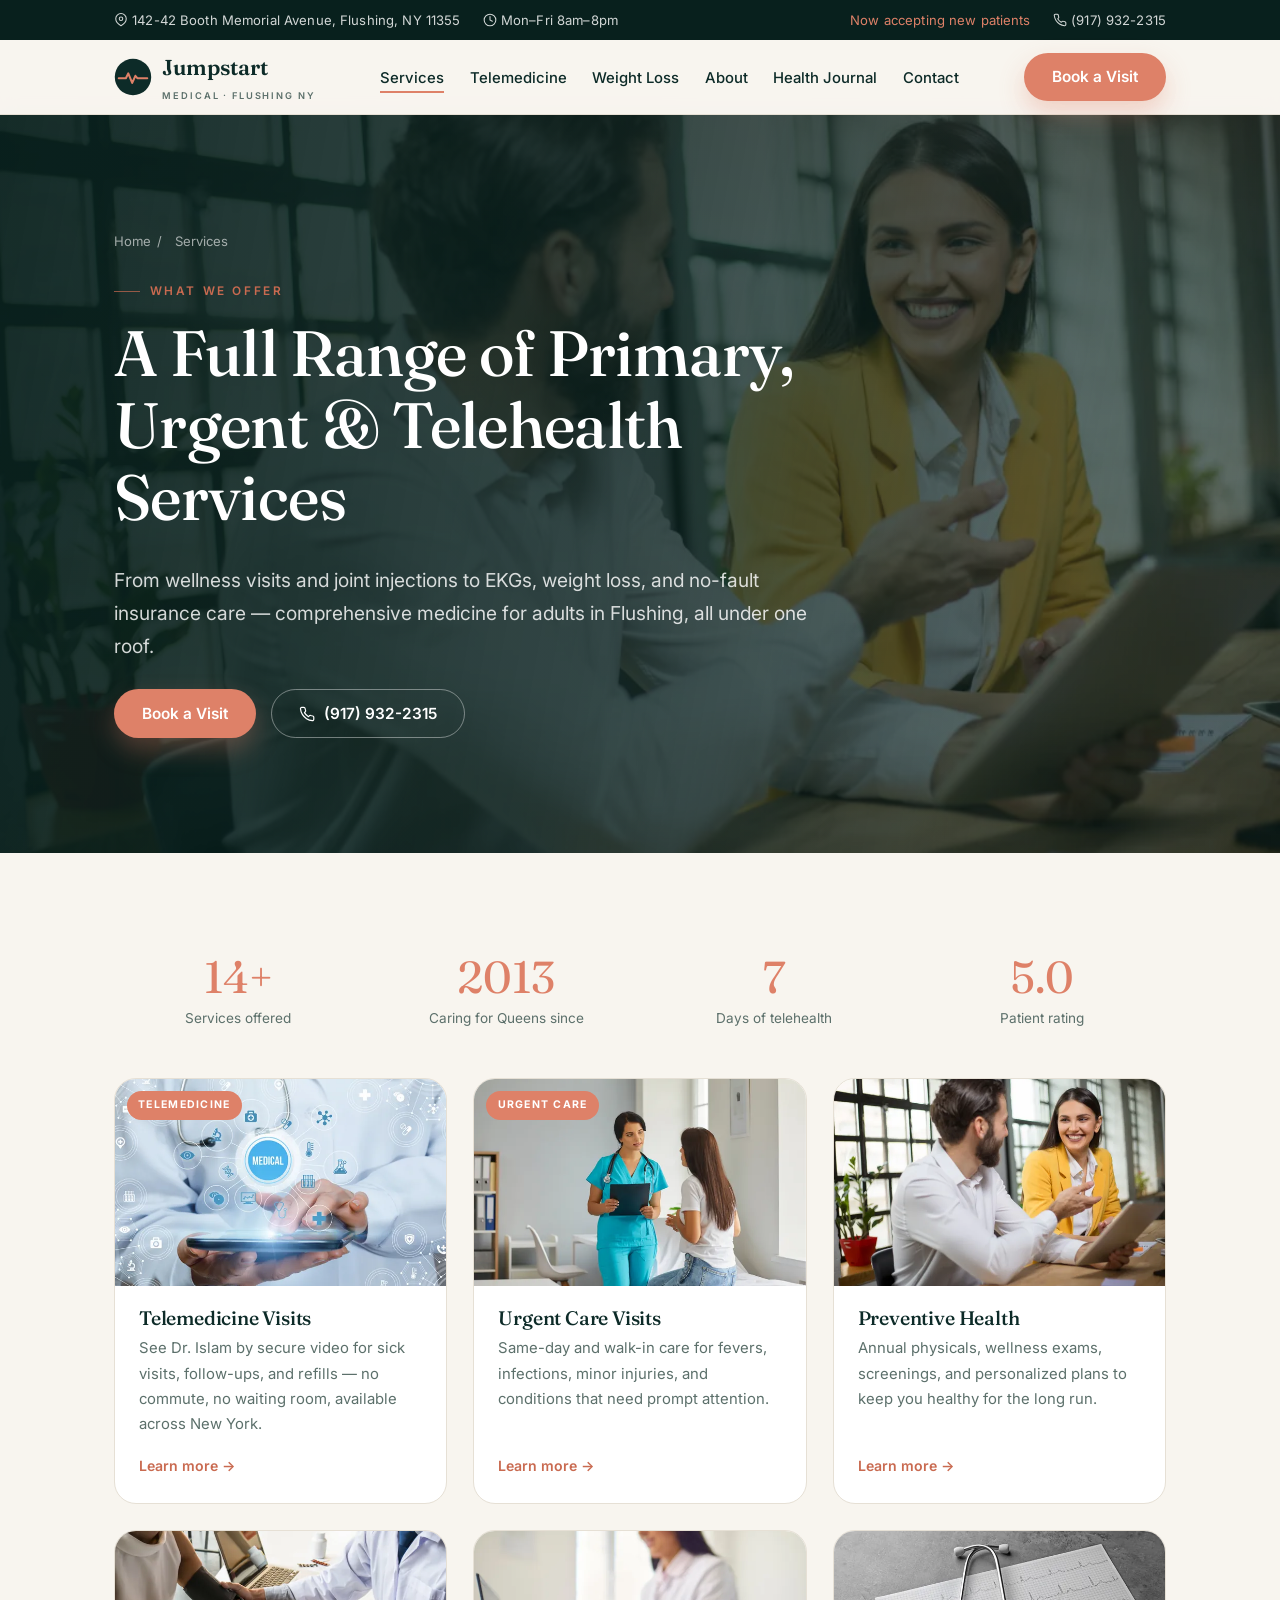
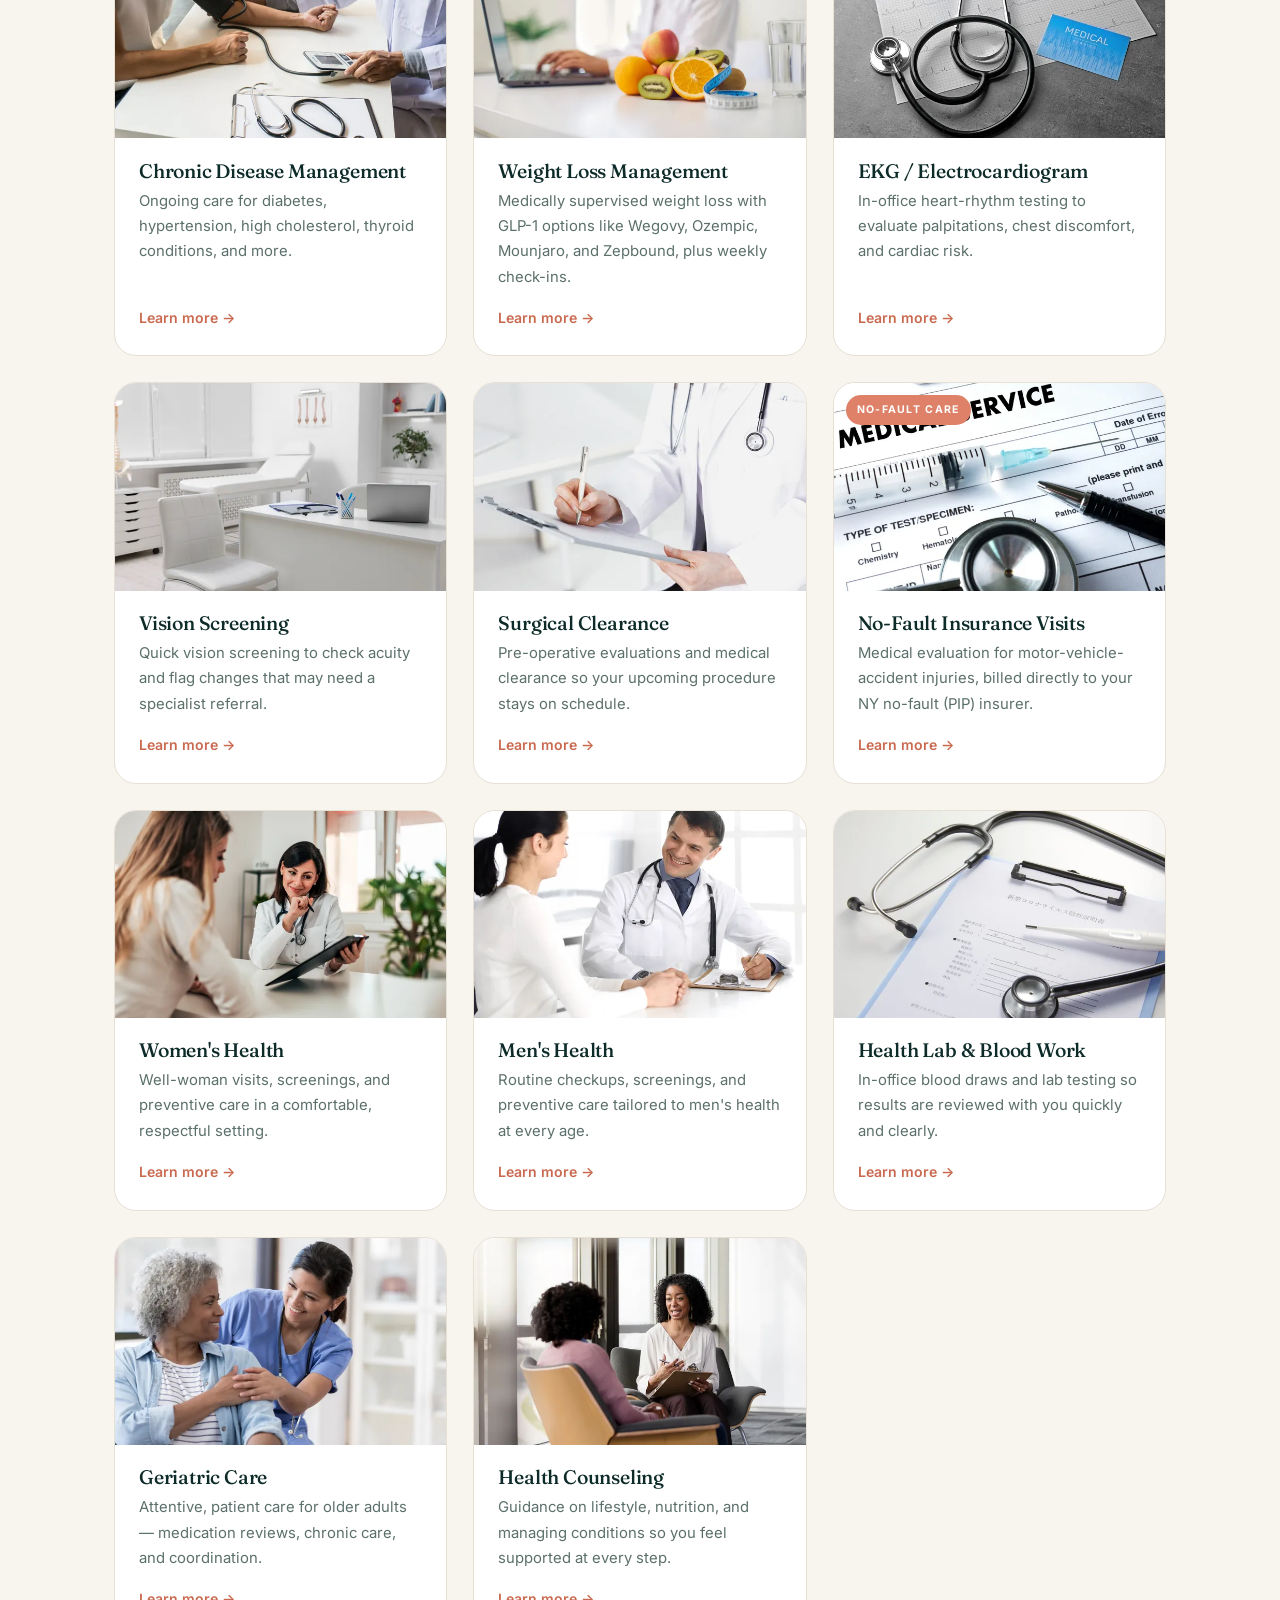
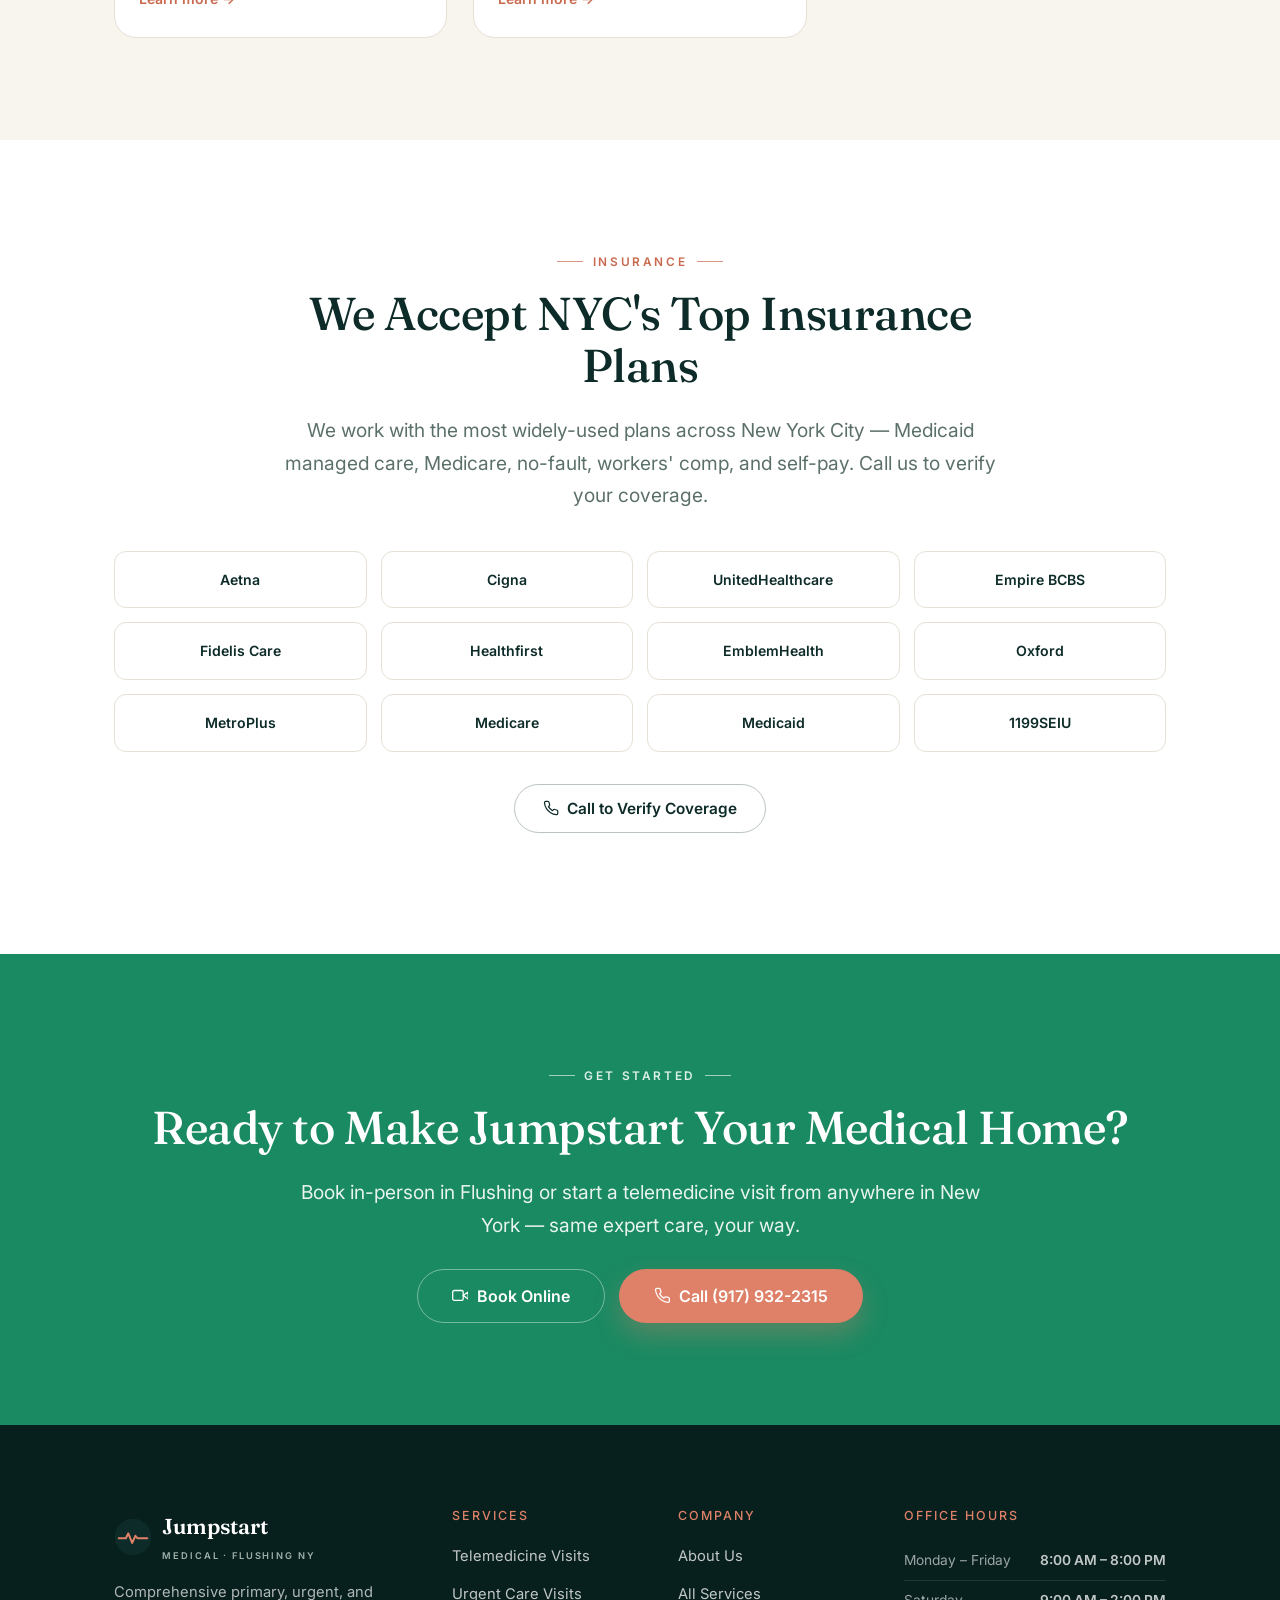
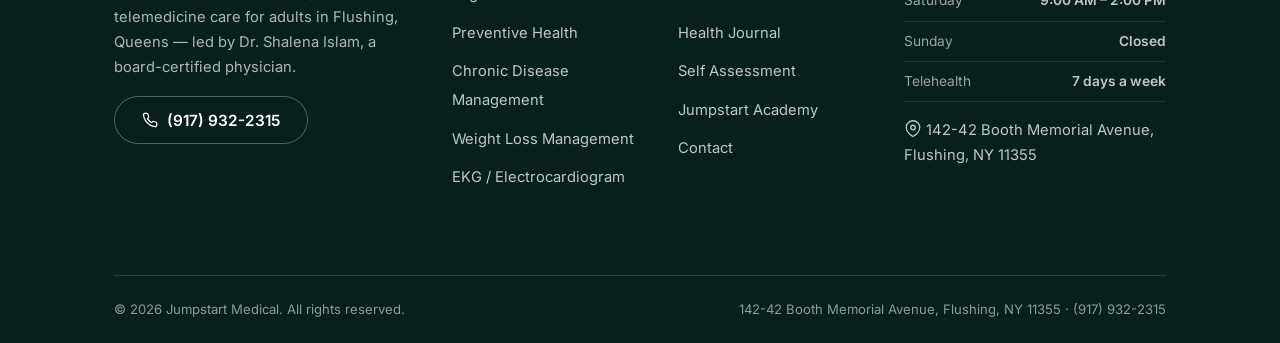
<file: services/index.html>
<!doctype html>
<html lang="en">
<head>
<meta charset="utf-8">
<meta name="viewport" content="width=device-width, initial-scale=1">
<title>Medical Services in Flushing, NY | Primary, Urgent &amp; Telehealth | Jumpstart Medical</title>
<meta name="description" content="Explore Jumpstart Medical&#x27;s services in Flushing, Queens NY — primary and preventive care, urgent care, telemedicine, weight loss, EKG, no-fault accident care, labs, and more.">
<link rel="canonical" href="https://jumpstartmedical.care/services/">
<meta name="theme-color" content="#0d2b28">
<meta name="robots" content="index, follow, max-image-preview:large">
<meta name="author" content="Jumpstart Medical">
<meta name="geo.region" content="US-NY">
<meta name="geo.placename" content="Flushing, Queens, New York">

<meta property="og:type" content="website">
<meta property="og:site_name" content="Jumpstart Medical">
<meta property="og:title" content="Medical Services in Flushing, NY | Primary, Urgent &amp; Telehealth | Jumpstart Medical">
<meta property="og:description" content="Explore Jumpstart Medical&#x27;s services in Flushing, Queens NY — primary and preventive care, urgent care, telemedicine, weight loss, EKG, no-fault accident care, labs, and more.">
<meta property="og:url" content="https://jumpstartmedical.care/services/">
<meta property="og:image" content="https://jumpstartmedical.care/assets/img/og-image.jpg">
<meta property="og:image:width" content="1200">
<meta property="og:image:height" content="630">
<meta property="og:locale" content="en_US">
<meta name="twitter:card" content="summary_large_image">
<meta name="twitter:title" content="Medical Services in Flushing, NY | Primary, Urgent &amp; Telehealth | Jumpstart Medical">
<meta name="twitter:description" content="Explore Jumpstart Medical&#x27;s services in Flushing, Queens NY — primary and preventive care, urgent care, telemedicine, weight loss, EKG, no-fault accident care, labs, and more.">
<meta name="twitter:image" content="https://jumpstartmedical.care/assets/img/og-image.jpg">

<link rel="icon" type="image/svg+xml" href="../assets/img/favicon.svg">
<link rel="apple-touch-icon" href="../assets/img/favicon.svg">
<link rel="manifest" href="../site.webmanifest">

<link rel="preconnect" href="https://fonts.googleapis.com">
<link rel="preconnect" href="https://fonts.gstatic.com" crossorigin>
<link href="https://fonts.googleapis.com/css2?family=Fraunces:ital,opsz,wght@0,9..144,400;0,9..144,500;1,9..144,400&family=Inter:wght@400;500;600;700&display=swap" rel="stylesheet">
<link rel="stylesheet" href="../assets/css/styles.css">
<script type="application/ld+json">{"@context": "https://schema.org", "@type": "BreadcrumbList", "itemListElement": [{"@type": "ListItem", "position": 1, "name": "Home", "item": "https://jumpstartmedical.care/"}, {"@type": "ListItem", "position": 2, "name": "Services", "item": "https://jumpstartmedical.care/services/"}]}</script>
<script type="application/ld+json">{"@context": "https://schema.org", "@type": "ItemList", "itemListElement": [{"@type": "ListItem", "position": 1, "name": "Telemedicine Visits"}, {"@type": "ListItem", "position": 2, "name": "Urgent Care Visits"}, {"@type": "ListItem", "position": 3, "name": "Preventive Health"}, {"@type": "ListItem", "position": 4, "name": "Chronic Disease Management"}, {"@type": "ListItem", "position": 5, "name": "Weight Loss Management"}, {"@type": "ListItem", "position": 6, "name": "EKG / Electrocardiogram"}, {"@type": "ListItem", "position": 7, "name": "Vision Screening"}, {"@type": "ListItem", "position": 8, "name": "Surgical Clearance"}, {"@type": "ListItem", "position": 9, "name": "No-Fault Insurance Visits"}, {"@type": "ListItem", "position": 10, "name": "Women's Health"}, {"@type": "ListItem", "position": 11, "name": "Men's Health"}, {"@type": "ListItem", "position": 12, "name": "Health Lab & Blood Work"}, {"@type": "ListItem", "position": 13, "name": "Geriatric Care"}, {"@type": "ListItem", "position": 14, "name": "Health Counseling"}]}</script>
</head>
<body>
<a class="skip" href="#main">Skip to content</a>

<div class="topbar">
  <div class="wrap">
    <div class="tb-left">
      <span><svg class="ico" viewBox="0 0 24 24" fill="none" stroke="currentColor" stroke-width="1.8" stroke-linecap="round" stroke-linejoin="round" aria-hidden="true"><path d="M21 10c0 7-9 12-9 12s-9-5-9-12a9 9 0 0 1 18 0Z"/><circle cx="12" cy="10" r="3"/></svg> 142-42 Booth Memorial Avenue, Flushing, NY 11355</span>
      <span><svg class="ico" viewBox="0 0 24 24" fill="none" stroke="currentColor" stroke-width="1.8" stroke-linecap="round" stroke-linejoin="round" aria-hidden="true"><circle cx="12" cy="12" r="10"/><path d="M12 6v6l4 2"/></svg> Mon–Fri 8am–8pm</span>
    </div>
    <div class="tb-right">
      <span class="dot">Now accepting new patients</span>
      <a href="tel:+19179322315"><svg class="ico" viewBox="0 0 24 24" fill="none" stroke="currentColor" stroke-width="1.8" stroke-linecap="round" stroke-linejoin="round" aria-hidden="true"><path d="M22 16.9v3a2 2 0 0 1-2.2 2 19.8 19.8 0 0 1-8.6-3 19.5 19.5 0 0 1-6-6 19.8 19.8 0 0 1-3-8.6A2 2 0 0 1 4.1 2h3a2 2 0 0 1 2 1.7c.1 1 .4 1.9.7 2.8a2 2 0 0 1-.5 2.1L8.1 9.9a16 16 0 0 0 6 6l1.3-1.3a2 2 0 0 1 2.1-.4c.9.3 1.8.6 2.8.7a2 2 0 0 1 1.7 2Z"/></svg> (917) 932-2315</a>
    </div>
  </div>
</div>
<header class="site-header">
  <nav class="nav wrap" aria-label="Primary">
    <a class="brand" href="../index.html" aria-label="Jumpstart Medical home">
      <img class="mark" src="../assets/img/logo-mark.svg" alt="" width="38" height="38">
      <span>Jumpstart <small>Medical &middot; Flushing NY</small></span>
    </a>
    <ul class="nav-links"><li><a href="../services/" class="active">Services</a></li><li><a href="../services/telemedicine-queens-ny/">Telemedicine</a></li><li><a href="../services/weight-loss-in-flushing-ny/">Weight Loss</a></li><li><a href="../about-us/">About</a></li><li><a href="../blogs/">Health Journal</a></li><li><a href="../contact/">Contact</a></li></ul>
    <div class="nav-cta">
      <a class="btn btn-primary" href="https://www.zocdoc.com/practice/jumpstart-medical-75416" target="_blank" rel="noopener">Book a Visit</a>
    </div>
    <button class="nav-toggle" aria-label="Menu" aria-expanded="false" aria-controls="menu">
      <span></span><span></span><span></span>
    </button>
  </nav>
</header>
<main id="main">
<section class="page-hero">
  <img class="hero-bg" src="../assets/img/primary-care-consultation-queens.webp" srcset="../assets/img/primary-care-consultation-queens-640.webp 640w, ../assets/img/primary-care-consultation-queens.webp 1200w" sizes="100vw" width="1200" height="750" alt="What We Offer at Jumpstart Medical, Flushing NY">
  <div class="wrap">
    <div class="breadcrumb"><a href="../index.html">Home</a><span>/</span><span>Services</span></div>
    <span class="kicker">What We Offer</span>
    <h1>A Full Range of Primary, Urgent &amp; Telehealth Services</h1>
    <p class="lead">From wellness visits and joint injections to EKGs, weight loss, and no-fault insurance care — comprehensive medicine for adults in Flushing, all under one roof.</p>
    <div class="hero-actions">
      <a class="btn btn-primary" href="https://www.zocdoc.com/practice/jumpstart-medical-75416" target="_blank" rel="noopener">Book a Visit</a>
      <a class="btn btn-ghost-light" href="tel:+19179322315"><svg class="ico" viewBox="0 0 24 24" fill="none" stroke="currentColor" stroke-width="1.8" stroke-linecap="round" stroke-linejoin="round" aria-hidden="true"><path d="M22 16.9v3a2 2 0 0 1-2.2 2 19.8 19.8 0 0 1-8.6-3 19.5 19.5 0 0 1-6-6 19.8 19.8 0 0 1-3-8.6A2 2 0 0 1 4.1 2h3a2 2 0 0 1 2 1.7c.1 1 .4 1.9.7 2.8a2 2 0 0 1-.5 2.1L8.1 9.9a16 16 0 0 0 6 6l1.3-1.3a2 2 0 0 1 2.1-.4c.9.3 1.8.6 2.8.7a2 2 0 0 1 1.7 2Z"/></svg> (917) 932-2315</a>
    </div>
  </div>
</section>
<section class="section">
  <div class="wrap">
    <div class="stats reveal" style="margin-bottom:3rem">
      <div class="stat"><div class="n">14+</div><div class="l">Services offered</div></div>
      <div class="stat"><div class="n">2013</div><div class="l">Caring for Queens since</div></div>
      <div class="stat"><div class="n">7</div><div class="l">Days of telehealth</div></div>
      <div class="stat"><div class="n">5.0</div><div class="l">Patient rating</div></div>
    </div>
    <div class="grid grid-3">
      <article class="card reveal">
        <div class="card-media"><span class="tag ">TELEMEDICINE</span><img src="../assets/img/telemedicine-virtual-care.webp" srcset="../assets/img/telemedicine-virtual-care-640.webp 640w, ../assets/img/telemedicine-virtual-care.webp 1200w" sizes="(max-width:560px) 100vw, (max-width:1000px) 50vw, 33vw" loading="lazy" decoding="async" width="1200" height="750" alt="Telemedicine Visits at Jumpstart Medical in Flushing, NY"></div>
        <div class="card-body">
          <h3>Telemedicine Visits</h3>
          <p>See Dr. Islam by secure video for sick visits, follow-ups, and refills — no commute, no waiting room, available across New York.</p>
          <a class="more" href="../services/">Learn more &rarr;</a>
        </div>
      </article>
      <article class="card reveal">
        <div class="card-media"><span class="tag ">URGENT CARE</span><img src="../assets/img/urgent-care-consultation.webp" srcset="../assets/img/urgent-care-consultation-640.webp 640w, ../assets/img/urgent-care-consultation.webp 1200w" sizes="(max-width:560px) 100vw, (max-width:1000px) 50vw, 33vw" loading="lazy" decoding="async" width="1200" height="750" alt="Urgent Care Visits at Jumpstart Medical in Flushing, NY"></div>
        <div class="card-body">
          <h3>Urgent Care Visits</h3>
          <p>Same-day and walk-in care for fevers, infections, minor injuries, and conditions that need prompt attention.</p>
          <a class="more" href="../services/">Learn more &rarr;</a>
        </div>
      </article>
      <article class="card reveal">
        <div class="card-media"><img src="../assets/img/primary-care-consultation-queens.webp" srcset="../assets/img/primary-care-consultation-queens-640.webp 640w, ../assets/img/primary-care-consultation-queens.webp 1200w" sizes="(max-width:560px) 100vw, (max-width:1000px) 50vw, 33vw" loading="lazy" decoding="async" width="1200" height="750" alt="Preventive Health at Jumpstart Medical in Flushing, NY"></div>
        <div class="card-body">
          <h3>Preventive Health</h3>
          <p>Annual physicals, wellness exams, screenings, and personalized plans to keep you healthy for the long run.</p>
          <a class="more" href="../services/">Learn more &rarr;</a>
        </div>
      </article>
      <article class="card reveal">
        <div class="card-media"><img src="../assets/img/chronic-disease-blood-pressure-check.webp" srcset="../assets/img/chronic-disease-blood-pressure-check-640.webp 640w, ../assets/img/chronic-disease-blood-pressure-check.webp 1200w" sizes="(max-width:560px) 100vw, (max-width:1000px) 50vw, 33vw" loading="lazy" decoding="async" width="1200" height="750" alt="Chronic Disease Management at Jumpstart Medical in Flushing, NY"></div>
        <div class="card-body">
          <h3>Chronic Disease Management</h3>
          <p>Ongoing care for diabetes, hypertension, high cholesterol, thyroid conditions, and more.</p>
          <a class="more" href="../services/">Learn more &rarr;</a>
        </div>
      </article>
      <article class="card reveal">
        <div class="card-media"><img src="../assets/img/weight-loss-nutrition-flushing.webp" srcset="../assets/img/weight-loss-nutrition-flushing-640.webp 640w, ../assets/img/weight-loss-nutrition-flushing.webp 1200w" sizes="(max-width:560px) 100vw, (max-width:1000px) 50vw, 33vw" loading="lazy" decoding="async" width="1200" height="750" alt="Weight Loss Management at Jumpstart Medical in Flushing, NY"></div>
        <div class="card-body">
          <h3>Weight Loss Management</h3>
          <p>Medically supervised weight loss with GLP-1 options like Wegovy, Ozempic, Mounjaro, and Zepbound, plus weekly check-ins.</p>
          <a class="more" href="../services/">Learn more &rarr;</a>
        </div>
      </article>
      <article class="card reveal">
        <div class="card-media"><img src="../assets/img/ekg-electrocardiogram-test.webp" srcset="../assets/img/ekg-electrocardiogram-test-640.webp 640w, ../assets/img/ekg-electrocardiogram-test.webp 1200w" sizes="(max-width:560px) 100vw, (max-width:1000px) 50vw, 33vw" loading="lazy" decoding="async" width="1200" height="750" alt="EKG / Electrocardiogram at Jumpstart Medical in Flushing, NY"></div>
        <div class="card-body">
          <h3>EKG / Electrocardiogram</h3>
          <p>In-office heart-rhythm testing to evaluate palpitations, chest discomfort, and cardiac risk.</p>
          <a class="more" href="../services/">Learn more &rarr;</a>
        </div>
      </article>
      <article class="card reveal">
        <div class="card-media"><img src="../assets/img/flushing-clinic-exam-room.webp" srcset="../assets/img/flushing-clinic-exam-room-640.webp 640w, ../assets/img/flushing-clinic-exam-room.webp 1200w" sizes="(max-width:560px) 100vw, (max-width:1000px) 50vw, 33vw" loading="lazy" decoding="async" width="1200" height="750" alt="Vision Screening at Jumpstart Medical in Flushing, NY"></div>
        <div class="card-body">
          <h3>Vision Screening</h3>
          <p>Quick vision screening to check acuity and flag changes that may need a specialist referral.</p>
          <a class="more" href="../services/">Learn more &rarr;</a>
        </div>
      </article>
      <article class="card reveal">
        <div class="card-media"><img src="../assets/img/surgical-clearance-exam.webp" srcset="../assets/img/surgical-clearance-exam-640.webp 640w, ../assets/img/surgical-clearance-exam.webp 1200w" sizes="(max-width:560px) 100vw, (max-width:1000px) 50vw, 33vw" loading="lazy" decoding="async" width="1200" height="750" alt="Surgical Clearance at Jumpstart Medical in Flushing, NY"></div>
        <div class="card-body">
          <h3>Surgical Clearance</h3>
          <p>Pre-operative evaluations and medical clearance so your upcoming procedure stays on schedule.</p>
          <a class="more" href="../services/">Learn more &rarr;</a>
        </div>
      </article>
      <article class="card reveal">
        <div class="card-media"><span class="tag ">NO-FAULT CARE</span><img src="../assets/img/health-lab-blood-work.webp" srcset="../assets/img/health-lab-blood-work-640.webp 640w, ../assets/img/health-lab-blood-work.webp 1200w" sizes="(max-width:560px) 100vw, (max-width:1000px) 50vw, 33vw" loading="lazy" decoding="async" width="1200" height="750" alt="No-Fault Insurance Visits at Jumpstart Medical in Flushing, NY"></div>
        <div class="card-body">
          <h3>No-Fault Insurance Visits</h3>
          <p>Medical evaluation for motor-vehicle-accident injuries, billed directly to your NY no-fault (PIP) insurer.</p>
          <a class="more" href="../services/">Learn more &rarr;</a>
        </div>
      </article>
      <article class="card reveal">
        <div class="card-media"><img src="../assets/img/womens-health-consultation.webp" srcset="../assets/img/womens-health-consultation-640.webp 640w, ../assets/img/womens-health-consultation.webp 1200w" sizes="(max-width:560px) 100vw, (max-width:1000px) 50vw, 33vw" loading="lazy" decoding="async" width="1200" height="750" alt="Women&#x27;s Health at Jumpstart Medical in Flushing, NY"></div>
        <div class="card-body">
          <h3>Women's Health</h3>
          <p>Well-woman visits, screenings, and preventive care in a comfortable, respectful setting.</p>
          <a class="more" href="../services/">Learn more &rarr;</a>
        </div>
      </article>
      <article class="card reveal">
        <div class="card-media"><img src="../assets/img/mens-health-checkup.webp" srcset="../assets/img/mens-health-checkup-640.webp 640w, ../assets/img/mens-health-checkup.webp 1200w" sizes="(max-width:560px) 100vw, (max-width:1000px) 50vw, 33vw" loading="lazy" decoding="async" width="1200" height="750" alt="Men&#x27;s Health at Jumpstart Medical in Flushing, NY"></div>
        <div class="card-body">
          <h3>Men's Health</h3>
          <p>Routine checkups, screenings, and preventive care tailored to men's health at every age.</p>
          <a class="more" href="../services/">Learn more &rarr;</a>
        </div>
      </article>
      <article class="card reveal">
        <div class="card-media"><img src="../assets/img/lab-testing-medical-form.webp" srcset="../assets/img/lab-testing-medical-form-640.webp 640w, ../assets/img/lab-testing-medical-form.webp 1200w" sizes="(max-width:560px) 100vw, (max-width:1000px) 50vw, 33vw" loading="lazy" decoding="async" width="1200" height="750" alt="Health Lab &amp; Blood Work at Jumpstart Medical in Flushing, NY"></div>
        <div class="card-body">
          <h3>Health Lab & Blood Work</h3>
          <p>In-office blood draws and lab testing so results are reviewed with you quickly and clearly.</p>
          <a class="more" href="../services/">Learn more &rarr;</a>
        </div>
      </article>
      <article class="card reveal">
        <div class="card-media"><img src="../assets/img/geriatric-care-elderly-patient.webp" srcset="../assets/img/geriatric-care-elderly-patient-640.webp 640w, ../assets/img/geriatric-care-elderly-patient.webp 1200w" sizes="(max-width:560px) 100vw, (max-width:1000px) 50vw, 33vw" loading="lazy" decoding="async" width="1200" height="750" alt="Geriatric Care at Jumpstart Medical in Flushing, NY"></div>
        <div class="card-body">
          <h3>Geriatric Care</h3>
          <p>Attentive, patient care for older adults — medication reviews, chronic care, and coordination.</p>
          <a class="more" href="../services/">Learn more &rarr;</a>
        </div>
      </article>
      <article class="card reveal">
        <div class="card-media"><img src="../assets/img/health-counseling-flushing.webp" srcset="../assets/img/health-counseling-flushing-640.webp 640w, ../assets/img/health-counseling-flushing.webp 1200w" sizes="(max-width:560px) 100vw, (max-width:1000px) 50vw, 33vw" loading="lazy" decoding="async" width="1200" height="750" alt="Health Counseling at Jumpstart Medical in Flushing, NY"></div>
        <div class="card-body">
          <h3>Health Counseling</h3>
          <p>Guidance on lifestyle, nutrition, and managing conditions so you feel supported at every step.</p>
          <a class="more" href="../services/">Learn more &rarr;</a>
        </div>
      </article></div>
  </div>
</section>

<section class="section" style="background:var(--paper)">
  <div class="wrap">
    <div class="section-head center">
      <span class="kicker center">Insurance</span>
      <h2>We Accept NYC's Top Insurance Plans</h2>
      <p class="lead">We work with the most widely-used plans across New York City — Medicaid managed care, Medicare, no-fault, workers' comp, and self-pay. Call us to verify your coverage.</p>
    </div>
    <div class="ins-grid" style="margin-top:2.4rem"><div class="ins-pill">Aetna</div><div class="ins-pill">Cigna</div><div class="ins-pill">UnitedHealthcare</div><div class="ins-pill">Empire BCBS</div><div class="ins-pill">Fidelis Care</div><div class="ins-pill">Healthfirst</div><div class="ins-pill">EmblemHealth</div><div class="ins-pill">Oxford</div><div class="ins-pill">MetroPlus</div><div class="ins-pill">Medicare</div><div class="ins-pill">Medicaid</div><div class="ins-pill">1199SEIU</div></div>
    <p class="center" style="margin-top:2rem"><a class="btn btn-outline" href="tel:+19179322315"><svg class="ico" viewBox="0 0 24 24" fill="none" stroke="currentColor" stroke-width="1.8" stroke-linecap="round" stroke-linejoin="round" aria-hidden="true"><path d="M22 16.9v3a2 2 0 0 1-2.2 2 19.8 19.8 0 0 1-8.6-3 19.5 19.5 0 0 1-6-6 19.8 19.8 0 0 1-3-8.6A2 2 0 0 1 4.1 2h3a2 2 0 0 1 2 1.7c.1 1 .4 1.9.7 2.8a2 2 0 0 1-.5 2.1L8.1 9.9a16 16 0 0 0 6 6l1.3-1.3a2 2 0 0 1 2.1-.4c.9.3 1.8.6 2.8.7a2 2 0 0 1 1.7 2Z"/></svg> Call to Verify Coverage</a></p>
  </div>
</section>

<section class="section cta-band">
  <div class="wrap">
    <span class="kicker center" style="color:rgba(255,255,255,.85)">Get Started</span>
    <h2>Ready to Make Jumpstart Your Medical Home?</h2>
    <p class="lead" style="max-width:60ch;margin-inline:auto">Book in-person in Flushing or start a telemedicine visit from anywhere in New York — same expert care, your way.</p>
    <div class="hero-actions">
      <a class="btn btn-ghost-light btn-lg" href="https://www.zocdoc.com/practice/jumpstart-medical-75416" target="_blank" rel="noopener"><svg class="ico" viewBox="0 0 24 24" fill="none" stroke="currentColor" stroke-width="1.8" stroke-linecap="round" stroke-linejoin="round" aria-hidden="true"><path d="m23 7-7 5 7 5V7Z"/><rect x="1" y="5" width="15" height="14" rx="2"/></svg> Book Online</a>
      <a class="btn btn-primary btn-lg" href="tel:+19179322315"><svg class="ico" viewBox="0 0 24 24" fill="none" stroke="currentColor" stroke-width="1.8" stroke-linecap="round" stroke-linejoin="round" aria-hidden="true"><path d="M22 16.9v3a2 2 0 0 1-2.2 2 19.8 19.8 0 0 1-8.6-3 19.5 19.5 0 0 1-6-6 19.8 19.8 0 0 1-3-8.6A2 2 0 0 1 4.1 2h3a2 2 0 0 1 2 1.7c.1 1 .4 1.9.7 2.8a2 2 0 0 1-.5 2.1L8.1 9.9a16 16 0 0 0 6 6l1.3-1.3a2 2 0 0 1 2.1-.4c.9.3 1.8.6 2.8.7a2 2 0 0 1 1.7 2Z"/></svg> Call (917) 932-2315</a>
    </div>
  </div>
</section></main>
<footer class="site-footer">
  <div class="wrap">
    <div class="footer-top">
      <div>
        <a class="brand" href="../index.html">
          <img class="mark" src="../assets/img/logo-mark.svg" alt="" width="38" height="38">
          <span>Jumpstart <small>Medical &middot; Flushing NY</small></span>
        </a>
        <p>Comprehensive primary, urgent, and telemedicine care for adults in Flushing, Queens — led by Dr. Shalena Islam, a board-certified physician.</p>
        <p><a class="btn btn-outline" style="border-color:rgba(255,255,255,.3);color:#fff" href="tel:+19179322315"><svg class="ico" viewBox="0 0 24 24" fill="none" stroke="currentColor" stroke-width="1.8" stroke-linecap="round" stroke-linejoin="round" aria-hidden="true"><path d="M22 16.9v3a2 2 0 0 1-2.2 2 19.8 19.8 0 0 1-8.6-3 19.5 19.5 0 0 1-6-6 19.8 19.8 0 0 1-3-8.6A2 2 0 0 1 4.1 2h3a2 2 0 0 1 2 1.7c.1 1 .4 1.9.7 2.8a2 2 0 0 1-.5 2.1L8.1 9.9a16 16 0 0 0 6 6l1.3-1.3a2 2 0 0 1 2.1-.4c.9.3 1.8.6 2.8.7a2 2 0 0 1 1.7 2Z"/></svg> (917) 932-2315</a></p>
      </div>
      <div class="footer-col">
        <h4>Services</h4>
        <ul><li><a href="../services/">Telemedicine Visits</a></li><li><a href="../services/">Urgent Care Visits</a></li><li><a href="../services/">Preventive Health</a></li><li><a href="../services/">Chronic Disease Management</a></li><li><a href="../services/">Weight Loss Management</a></li><li><a href="../services/">EKG / Electrocardiogram</a></li></ul>
      </div>
      <div class="footer-col">
        <h4>Company</h4>
        <ul>
          <li><a href="../about-us/">About Us</a></li>
          <li><a href="../services/">All Services</a></li>
          <li><a href="../blogs/">Health Journal</a></li>
          <li><a href="../self-assessment/">Self Assessment</a></li>
          <li><a href="../jumpstart-academy/">Jumpstart Academy</a></li>
          <li><a href="../contact/">Contact</a></li>
        </ul>
      </div>
      <div class="footer-col footer-hours">
        <h4>Office Hours</h4>
        <div class="hours-row"><span>Monday – Friday</span><span>8:00 AM – 8:00 PM</span></div><div class="hours-row"><span>Saturday</span><span>9:00 AM – 2:00 PM</span></div><div class="hours-row"><span>Sunday</span><span>Closed</span></div><div class="hours-row"><span>Telehealth</span><span>7 days a week</span></div>
        <p style="margin-top:1rem"><a href="https://www.google.com/maps/search/?api=1&query=142-42+Booth+Memorial+Avenue+Flushing+NY+11355" target="_blank" rel="noopener"><svg class="ico" viewBox="0 0 24 24" fill="none" stroke="currentColor" stroke-width="1.8" stroke-linecap="round" stroke-linejoin="round" aria-hidden="true"><path d="M21 10c0 7-9 12-9 12s-9-5-9-12a9 9 0 0 1 18 0Z"/><circle cx="12" cy="10" r="3"/></svg> 142-42 Booth Memorial Avenue, Flushing, NY 11355</a></p>
      </div>
    </div>
    <div class="footer-bottom">
      <span>&copy; <span id="yr">2026</span> Jumpstart Medical. All rights reserved.</span>
      <span>142-42 Booth Memorial Avenue, Flushing, NY 11355 &middot; <a href="tel:+19179322315">(917) 932-2315</a></span>
    </div>
  </div>
</footer>
<script src="../assets/js/main.js" defer></script>
</body>
</html>
</file>
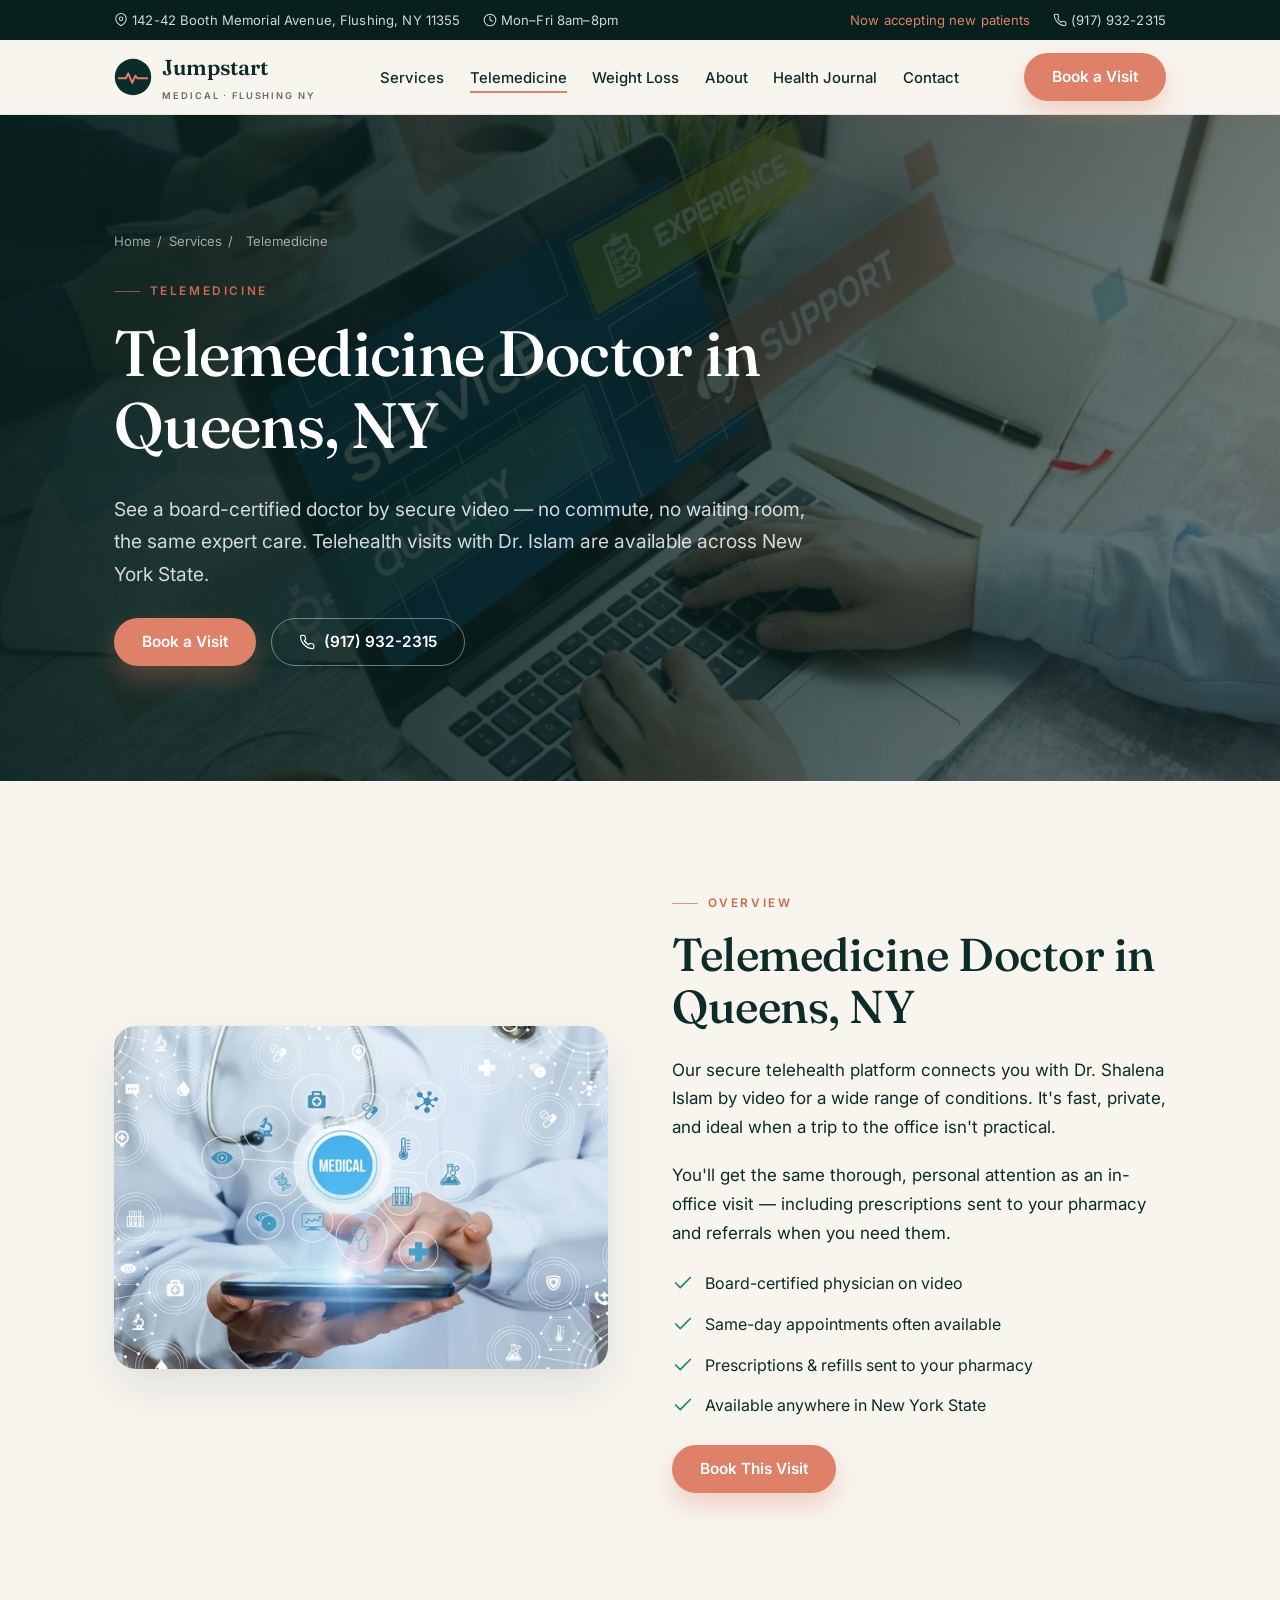
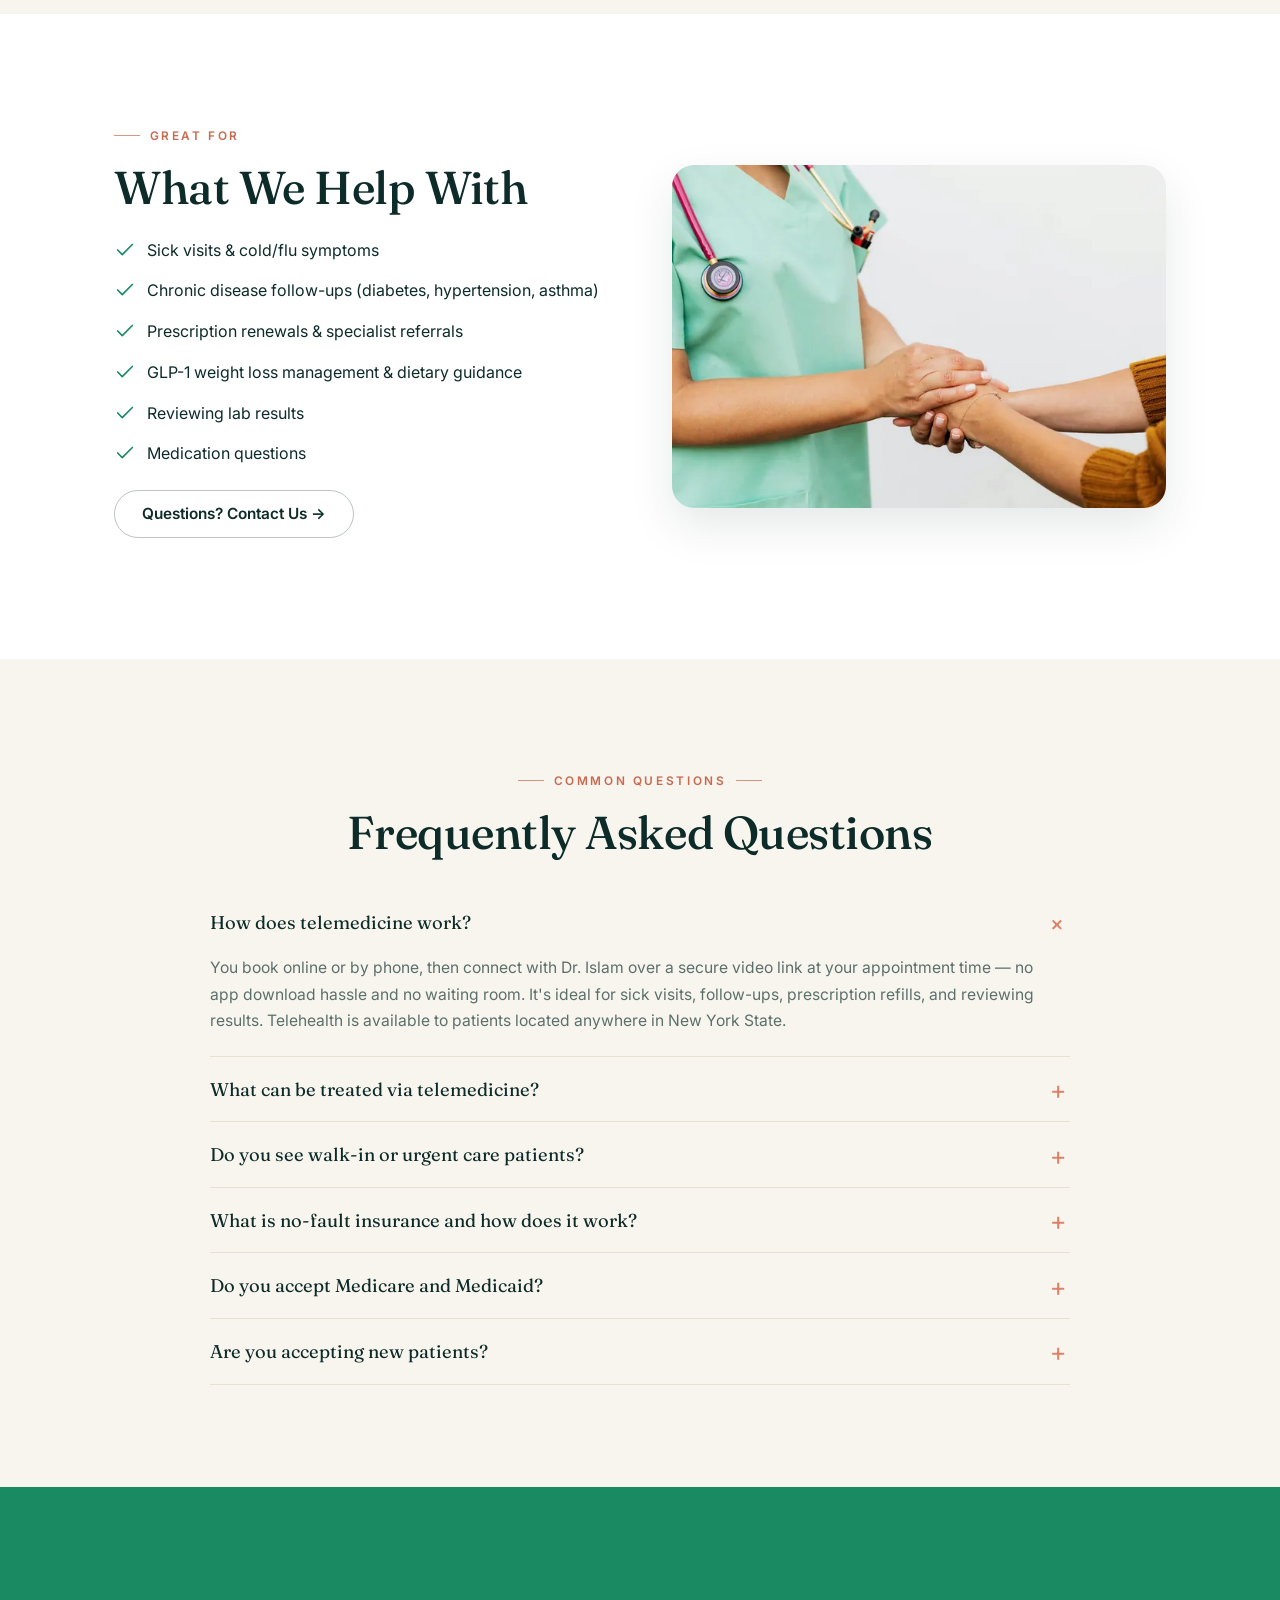
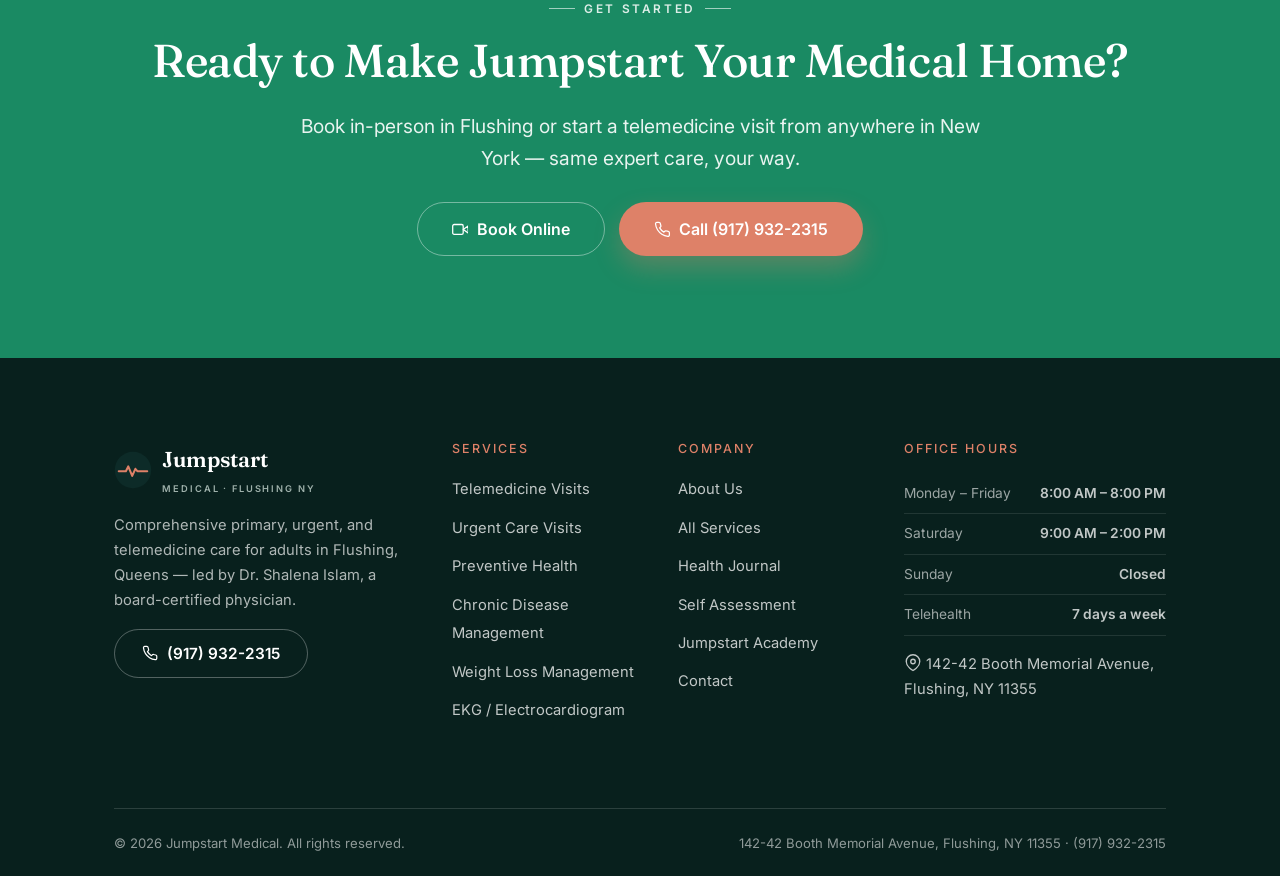
<file: services/telemedicine-queens-ny/index.html>
<!doctype html>
<html lang="en">
<head>
<meta charset="utf-8">
<meta name="viewport" content="width=device-width, initial-scale=1">
<title>Telemedicine Doctor Queens NY | Board-Certified Virtual Care | Jumpstart Medical</title>
<meta name="description" content="Book a telemedicine visit with a board-certified doctor in Queens, NY. Secure video care for sick visits, refills, chronic conditions, and weight loss — available across New York. Call (917) 932-2315.">
<link rel="canonical" href="https://jumpstartmedical.care/services/telemedicine-queens-ny/">
<meta name="theme-color" content="#0d2b28">
<meta name="robots" content="index, follow, max-image-preview:large">
<meta name="author" content="Jumpstart Medical">
<meta name="geo.region" content="US-NY">
<meta name="geo.placename" content="Flushing, Queens, New York">

<meta property="og:type" content="article">
<meta property="og:site_name" content="Jumpstart Medical">
<meta property="og:title" content="Telemedicine Doctor Queens NY | Board-Certified Virtual Care | Jumpstart Medical">
<meta property="og:description" content="Book a telemedicine visit with a board-certified doctor in Queens, NY. Secure video care for sick visits, refills, chronic conditions, and weight loss — available across New York. Call (917) 932-2315.">
<meta property="og:url" content="https://jumpstartmedical.care/services/telemedicine-queens-ny/">
<meta property="og:image" content="https://jumpstartmedical.care/assets/img/og-image.jpg">
<meta property="og:image:width" content="1200">
<meta property="og:image:height" content="630">
<meta property="og:locale" content="en_US">
<meta name="twitter:card" content="summary_large_image">
<meta name="twitter:title" content="Telemedicine Doctor Queens NY | Board-Certified Virtual Care | Jumpstart Medical">
<meta name="twitter:description" content="Book a telemedicine visit with a board-certified doctor in Queens, NY. Secure video care for sick visits, refills, chronic conditions, and weight loss — available across New York. Call (917) 932-2315.">
<meta name="twitter:image" content="https://jumpstartmedical.care/assets/img/og-image.jpg">

<link rel="icon" type="image/svg+xml" href="../../assets/img/favicon.svg">
<link rel="apple-touch-icon" href="../../assets/img/favicon.svg">
<link rel="manifest" href="../../site.webmanifest">

<link rel="preconnect" href="https://fonts.googleapis.com">
<link rel="preconnect" href="https://fonts.gstatic.com" crossorigin>
<link href="https://fonts.googleapis.com/css2?family=Fraunces:ital,opsz,wght@0,9..144,400;0,9..144,500;1,9..144,400&family=Inter:wght@400;500;600;700&display=swap" rel="stylesheet">
<link rel="stylesheet" href="../../assets/css/styles.css">
<script type="application/ld+json">{"@context": "https://schema.org", "@type": "BreadcrumbList", "itemListElement": [{"@type": "ListItem", "position": 1, "name": "Home", "item": "https://jumpstartmedical.care/"}, {"@type": "ListItem", "position": 2, "name": "Services", "item": "https://jumpstartmedical.care/services/"}, {"@type": "ListItem", "position": 3, "name": "Telemedicine", "item": "https://jumpstartmedical.care/services/telemedicine-queens-ny/"}]}</script>
<script type="application/ld+json">{"@context": "https://schema.org", "@type": "MedicalProcedure", "name": "Telemedicine Doctor in Queens, NY", "description": "Book a telemedicine visit with a board-certified doctor in Queens, NY. Secure video care for sick visits, refills, chronic conditions, and weight loss — available across New York. Call (917) 932-2315.", "url": "https://jumpstartmedical.care/services/telemedicine-queens-ny/", "provider": {"@id": "https://jumpstartmedical.care/#clinic"}}</script>
<script type="application/ld+json">{"@context": "https://schema.org", "@type": "FAQPage", "mainEntity": [{"@type": "Question", "name": "How does telemedicine work?", "acceptedAnswer": {"@type": "Answer", "text": "You book online or by phone, then connect with Dr. Islam over a secure video link at your appointment time — no app download hassle and no waiting room. It's ideal for sick visits, follow-ups, prescription refills, and reviewing results. Telehealth is available to patients located anywhere in New York State."}}, {"@type": "Question", "name": "What can be treated via telemedicine?", "acceptedAnswer": {"@type": "Answer", "text": "Colds and flu, minor infections, rashes, allergies, prescription refills, medication questions, and chronic-condition check-ins are all a great fit. For anything that needs hands-on evaluation or lab work, we'll have you come into the Flushing office — often the same day."}}, {"@type": "Question", "name": "Do you see walk-in or urgent care patients?", "acceptedAnswer": {"@type": "Answer", "text": "Yes. Same-day and walk-in appointments are available for acute conditions during office hours. Calling ahead at (917) 932-2315 helps us reduce your wait, but walk-ins are always welcome."}}, {"@type": "Question", "name": "What is no-fault insurance and how does it work?", "acceptedAnswer": {"@type": "Answer", "text": "New York no-fault (PIP) insurance covers medical expenses after a motor vehicle accident, regardless of who was at fault. Jumpstart Medical evaluates your injuries and bills the insurer directly — at no out-of-pocket cost to you."}}, {"@type": "Question", "name": "Do you accept Medicare and Medicaid?", "acceptedAnswer": {"@type": "Answer", "text": "Yes. We accept Medicare, Medicaid, and most major NYC commercial plans. Call (917) 932-2315 and we'll verify your coverage before your visit."}}, {"@type": "Question", "name": "Are you accepting new patients?", "acceptedAnswer": {"@type": "Answer", "text": "Absolutely. Jumpstart Medical is actively welcoming new adult patients for both in-person and telemedicine visits. Book on ZocDoc or call (917) 932-2315 to get started."}}]}</script>
<script type="application/ld+json">{"@context": "https://schema.org", "@type": "MedicalWebPage", "name": "Telemedicine Doctor Queens NY | Board-Certified Virtual Care | Jumpstart Medical", "url": "https://jumpstartmedical.care/services/telemedicine-queens-ny/", "description": "Book a telemedicine visit with a board-certified doctor in Queens, NY. Secure video care for sick visits, refills, chronic conditions, and weight loss — available across New York. Call (917) 932-2315.", "about": {"@id": "https://jumpstartmedical.care/#clinic"}}</script>
</head>
<body>
<a class="skip" href="#main">Skip to content</a>

<div class="topbar">
  <div class="wrap">
    <div class="tb-left">
      <span><svg class="ico" viewBox="0 0 24 24" fill="none" stroke="currentColor" stroke-width="1.8" stroke-linecap="round" stroke-linejoin="round" aria-hidden="true"><path d="M21 10c0 7-9 12-9 12s-9-5-9-12a9 9 0 0 1 18 0Z"/><circle cx="12" cy="10" r="3"/></svg> 142-42 Booth Memorial Avenue, Flushing, NY 11355</span>
      <span><svg class="ico" viewBox="0 0 24 24" fill="none" stroke="currentColor" stroke-width="1.8" stroke-linecap="round" stroke-linejoin="round" aria-hidden="true"><circle cx="12" cy="12" r="10"/><path d="M12 6v6l4 2"/></svg> Mon–Fri 8am–8pm</span>
    </div>
    <div class="tb-right">
      <span class="dot">Now accepting new patients</span>
      <a href="tel:+19179322315"><svg class="ico" viewBox="0 0 24 24" fill="none" stroke="currentColor" stroke-width="1.8" stroke-linecap="round" stroke-linejoin="round" aria-hidden="true"><path d="M22 16.9v3a2 2 0 0 1-2.2 2 19.8 19.8 0 0 1-8.6-3 19.5 19.5 0 0 1-6-6 19.8 19.8 0 0 1-3-8.6A2 2 0 0 1 4.1 2h3a2 2 0 0 1 2 1.7c.1 1 .4 1.9.7 2.8a2 2 0 0 1-.5 2.1L8.1 9.9a16 16 0 0 0 6 6l1.3-1.3a2 2 0 0 1 2.1-.4c.9.3 1.8.6 2.8.7a2 2 0 0 1 1.7 2Z"/></svg> (917) 932-2315</a>
    </div>
  </div>
</div>
<header class="site-header">
  <nav class="nav wrap" aria-label="Primary">
    <a class="brand" href="../../index.html" aria-label="Jumpstart Medical home">
      <img class="mark" src="../../assets/img/logo-mark.svg" alt="" width="38" height="38">
      <span>Jumpstart <small>Medical &middot; Flushing NY</small></span>
    </a>
    <ul class="nav-links"><li><a href="../../services/">Services</a></li><li><a href="../../services/telemedicine-queens-ny/" class="active">Telemedicine</a></li><li><a href="../../services/weight-loss-in-flushing-ny/">Weight Loss</a></li><li><a href="../../about-us/">About</a></li><li><a href="../../blogs/">Health Journal</a></li><li><a href="../../contact/">Contact</a></li></ul>
    <div class="nav-cta">
      <a class="btn btn-primary" href="https://www.zocdoc.com/practice/jumpstart-medical-75416" target="_blank" rel="noopener">Book a Visit</a>
    </div>
    <button class="nav-toggle" aria-label="Menu" aria-expanded="false" aria-controls="menu">
      <span></span><span></span><span></span>
    </button>
  </nav>
</header>
<main id="main">
<section class="page-hero">
  <img class="hero-bg" src="../../assets/img/telehealth-service-support.webp" srcset="../../assets/img/telehealth-service-support-640.webp 640w, ../../assets/img/telehealth-service-support.webp 1200w" sizes="100vw" width="1200" height="750" alt="Telemedicine at Jumpstart Medical, Flushing NY">
  <div class="wrap">
    <div class="breadcrumb"><a href="../../index.html">Home</a><span>/</span><a href="../../services/">Services</a><span>/</span><span>Telemedicine</span></div>
    <span class="kicker">Telemedicine</span>
    <h1>Telemedicine Doctor in Queens, NY</h1>
    <p class="lead">See a board-certified doctor by secure video — no commute, no waiting room, the same expert care. Telehealth visits with Dr. Islam are available across New York State.</p>
    <div class="hero-actions">
      <a class="btn btn-primary" href="https://www.zocdoc.com/practice/jumpstart-medical-75416" target="_blank" rel="noopener">Book a Visit</a>
      <a class="btn btn-ghost-light" href="tel:+19179322315"><svg class="ico" viewBox="0 0 24 24" fill="none" stroke="currentColor" stroke-width="1.8" stroke-linecap="round" stroke-linejoin="round" aria-hidden="true"><path d="M22 16.9v3a2 2 0 0 1-2.2 2 19.8 19.8 0 0 1-8.6-3 19.5 19.5 0 0 1-6-6 19.8 19.8 0 0 1-3-8.6A2 2 0 0 1 4.1 2h3a2 2 0 0 1 2 1.7c.1 1 .4 1.9.7 2.8a2 2 0 0 1-.5 2.1L8.1 9.9a16 16 0 0 0 6 6l1.3-1.3a2 2 0 0 1 2.1-.4c.9.3 1.8.6 2.8.7a2 2 0 0 1 1.7 2Z"/></svg> (917) 932-2315</a>
    </div>
  </div>
</section>
<section class="section">
  <div class="wrap">
    <div class="split">
      <div class="split-media reveal"><img src="../../assets/img/telemedicine-virtual-care.webp" srcset="../../assets/img/telemedicine-virtual-care-640.webp 640w, ../../assets/img/telemedicine-virtual-care.webp 1200w" sizes="(max-width:860px) 100vw, 600px" width="1200" height="750" alt="Telemedicine Doctor in Queens, NY at Jumpstart Medical, Flushing NY"></div>
      <div class="reveal">
        <span class="kicker">Overview</span>
        <h2>Telemedicine Doctor in Queens, NY</h2>
        <p>Our secure telehealth platform connects you with Dr. Shalena Islam by video for a wide range of conditions. It's fast, private, and ideal when a trip to the office isn't practical.</p><p>You'll get the same thorough, personal attention as an in-office visit — including prescriptions sent to your pharmacy and referrals when you need them.</p>
        <ul class="check-list"><li><svg class="ico" viewBox="0 0 24 24" fill="none" stroke="currentColor" stroke-width="1.8" stroke-linecap="round" stroke-linejoin="round" aria-hidden="true"><path d="M20 6 9 17l-5-5"/></svg><span>Board-certified physician on video</span></li><li><svg class="ico" viewBox="0 0 24 24" fill="none" stroke="currentColor" stroke-width="1.8" stroke-linecap="round" stroke-linejoin="round" aria-hidden="true"><path d="M20 6 9 17l-5-5"/></svg><span>Same-day appointments often available</span></li><li><svg class="ico" viewBox="0 0 24 24" fill="none" stroke="currentColor" stroke-width="1.8" stroke-linecap="round" stroke-linejoin="round" aria-hidden="true"><path d="M20 6 9 17l-5-5"/></svg><span>Prescriptions &amp; refills sent to your pharmacy</span></li><li><svg class="ico" viewBox="0 0 24 24" fill="none" stroke="currentColor" stroke-width="1.8" stroke-linecap="round" stroke-linejoin="round" aria-hidden="true"><path d="M20 6 9 17l-5-5"/></svg><span>Available anywhere in New York State</span></li></ul>
        <p style="margin-top:1.6rem"><a class="btn btn-primary" href="https://www.zocdoc.com/practice/jumpstart-medical-75416" target="_blank" rel="noopener">Book This Visit</a></p>
      </div>
    </div>
  </div>
</section>
<section class="section" style="background:var(--paper)">
  <div class="wrap">
    <div class="split rev">
      <div class="split-media reveal"><img src="../../assets/img/compassionate-patient-care.webp" srcset="../../assets/img/compassionate-patient-care-640.webp 640w, ../../assets/img/compassionate-patient-care.webp 1200w" sizes="(max-width:860px) 100vw, 600px" loading="lazy" decoding="async" width="1200" height="750" alt="Compassionate patient care at Jumpstart Medical"></div>
      <div class="reveal">
        <span class="kicker">Great For</span>
        <h2>What We Help With</h2>
        <ul class="check-list"><li><svg class="ico" viewBox="0 0 24 24" fill="none" stroke="currentColor" stroke-width="1.8" stroke-linecap="round" stroke-linejoin="round" aria-hidden="true"><path d="M20 6 9 17l-5-5"/></svg><span>Sick visits &amp; cold/flu symptoms</span></li><li><svg class="ico" viewBox="0 0 24 24" fill="none" stroke="currentColor" stroke-width="1.8" stroke-linecap="round" stroke-linejoin="round" aria-hidden="true"><path d="M20 6 9 17l-5-5"/></svg><span>Chronic disease follow-ups (diabetes, hypertension, asthma)</span></li><li><svg class="ico" viewBox="0 0 24 24" fill="none" stroke="currentColor" stroke-width="1.8" stroke-linecap="round" stroke-linejoin="round" aria-hidden="true"><path d="M20 6 9 17l-5-5"/></svg><span>Prescription renewals &amp; specialist referrals</span></li><li><svg class="ico" viewBox="0 0 24 24" fill="none" stroke="currentColor" stroke-width="1.8" stroke-linecap="round" stroke-linejoin="round" aria-hidden="true"><path d="M20 6 9 17l-5-5"/></svg><span>GLP-1 weight loss management &amp; dietary guidance</span></li><li><svg class="ico" viewBox="0 0 24 24" fill="none" stroke="currentColor" stroke-width="1.8" stroke-linecap="round" stroke-linejoin="round" aria-hidden="true"><path d="M20 6 9 17l-5-5"/></svg><span>Reviewing lab results</span></li><li><svg class="ico" viewBox="0 0 24 24" fill="none" stroke="currentColor" stroke-width="1.8" stroke-linecap="round" stroke-linejoin="round" aria-hidden="true"><path d="M20 6 9 17l-5-5"/></svg><span>Medication questions</span></li></ul>
        <p style="margin-top:1.4rem"><a class="btn btn-outline" href="../../contact/">Questions? Contact Us &rarr;</a></p>
      </div>
    </div>
  </div>
</section>

<section class="section" style="background:var(--cream)">
  <div class="wrap">
    <div class="section-head center">
      <span class="kicker center">Common Questions</span>
      <h2>Frequently Asked Questions</h2>
    </div>
    <div class="faq" style="margin-top:2rem">
      <div class="faq-item open">
        <button class="faq-q" aria-expanded="true">How does telemedicine work?</button>
        <div class="faq-a" style="max-height:1200px"><p>You book online or by phone, then connect with Dr. Islam over a secure video link at your appointment time — no app download hassle and no waiting room. It's ideal for sick visits, follow-ups, prescription refills, and reviewing results. Telehealth is available to patients located anywhere in New York State.</p></div>
      </div>
      <div class="faq-item">
        <button class="faq-q" aria-expanded="false">What can be treated via telemedicine?</button>
        <div class="faq-a"><p>Colds and flu, minor infections, rashes, allergies, prescription refills, medication questions, and chronic-condition check-ins are all a great fit. For anything that needs hands-on evaluation or lab work, we'll have you come into the Flushing office — often the same day.</p></div>
      </div>
      <div class="faq-item">
        <button class="faq-q" aria-expanded="false">Do you see walk-in or urgent care patients?</button>
        <div class="faq-a"><p>Yes. Same-day and walk-in appointments are available for acute conditions during office hours. Calling ahead at (917) 932-2315 helps us reduce your wait, but walk-ins are always welcome.</p></div>
      </div>
      <div class="faq-item">
        <button class="faq-q" aria-expanded="false">What is no-fault insurance and how does it work?</button>
        <div class="faq-a"><p>New York no-fault (PIP) insurance covers medical expenses after a motor vehicle accident, regardless of who was at fault. Jumpstart Medical evaluates your injuries and bills the insurer directly — at no out-of-pocket cost to you.</p></div>
      </div>
      <div class="faq-item">
        <button class="faq-q" aria-expanded="false">Do you accept Medicare and Medicaid?</button>
        <div class="faq-a"><p>Yes. We accept Medicare, Medicaid, and most major NYC commercial plans. Call (917) 932-2315 and we'll verify your coverage before your visit.</p></div>
      </div>
      <div class="faq-item">
        <button class="faq-q" aria-expanded="false">Are you accepting new patients?</button>
        <div class="faq-a"><p>Absolutely. Jumpstart Medical is actively welcoming new adult patients for both in-person and telemedicine visits. Book on ZocDoc or call (917) 932-2315 to get started.</p></div>
      </div></div>
  </div>
</section>

<section class="section cta-band">
  <div class="wrap">
    <span class="kicker center" style="color:rgba(255,255,255,.85)">Get Started</span>
    <h2>Ready to Make Jumpstart Your Medical Home?</h2>
    <p class="lead" style="max-width:60ch;margin-inline:auto">Book in-person in Flushing or start a telemedicine visit from anywhere in New York — same expert care, your way.</p>
    <div class="hero-actions">
      <a class="btn btn-ghost-light btn-lg" href="https://www.zocdoc.com/practice/jumpstart-medical-75416" target="_blank" rel="noopener"><svg class="ico" viewBox="0 0 24 24" fill="none" stroke="currentColor" stroke-width="1.8" stroke-linecap="round" stroke-linejoin="round" aria-hidden="true"><path d="m23 7-7 5 7 5V7Z"/><rect x="1" y="5" width="15" height="14" rx="2"/></svg> Book Online</a>
      <a class="btn btn-primary btn-lg" href="tel:+19179322315"><svg class="ico" viewBox="0 0 24 24" fill="none" stroke="currentColor" stroke-width="1.8" stroke-linecap="round" stroke-linejoin="round" aria-hidden="true"><path d="M22 16.9v3a2 2 0 0 1-2.2 2 19.8 19.8 0 0 1-8.6-3 19.5 19.5 0 0 1-6-6 19.8 19.8 0 0 1-3-8.6A2 2 0 0 1 4.1 2h3a2 2 0 0 1 2 1.7c.1 1 .4 1.9.7 2.8a2 2 0 0 1-.5 2.1L8.1 9.9a16 16 0 0 0 6 6l1.3-1.3a2 2 0 0 1 2.1-.4c.9.3 1.8.6 2.8.7a2 2 0 0 1 1.7 2Z"/></svg> Call (917) 932-2315</a>
    </div>
  </div>
</section></main>
<footer class="site-footer">
  <div class="wrap">
    <div class="footer-top">
      <div>
        <a class="brand" href="../../index.html">
          <img class="mark" src="../../assets/img/logo-mark.svg" alt="" width="38" height="38">
          <span>Jumpstart <small>Medical &middot; Flushing NY</small></span>
        </a>
        <p>Comprehensive primary, urgent, and telemedicine care for adults in Flushing, Queens — led by Dr. Shalena Islam, a board-certified physician.</p>
        <p><a class="btn btn-outline" style="border-color:rgba(255,255,255,.3);color:#fff" href="tel:+19179322315"><svg class="ico" viewBox="0 0 24 24" fill="none" stroke="currentColor" stroke-width="1.8" stroke-linecap="round" stroke-linejoin="round" aria-hidden="true"><path d="M22 16.9v3a2 2 0 0 1-2.2 2 19.8 19.8 0 0 1-8.6-3 19.5 19.5 0 0 1-6-6 19.8 19.8 0 0 1-3-8.6A2 2 0 0 1 4.1 2h3a2 2 0 0 1 2 1.7c.1 1 .4 1.9.7 2.8a2 2 0 0 1-.5 2.1L8.1 9.9a16 16 0 0 0 6 6l1.3-1.3a2 2 0 0 1 2.1-.4c.9.3 1.8.6 2.8.7a2 2 0 0 1 1.7 2Z"/></svg> (917) 932-2315</a></p>
      </div>
      <div class="footer-col">
        <h4>Services</h4>
        <ul><li><a href="../../services/">Telemedicine Visits</a></li><li><a href="../../services/">Urgent Care Visits</a></li><li><a href="../../services/">Preventive Health</a></li><li><a href="../../services/">Chronic Disease Management</a></li><li><a href="../../services/">Weight Loss Management</a></li><li><a href="../../services/">EKG / Electrocardiogram</a></li></ul>
      </div>
      <div class="footer-col">
        <h4>Company</h4>
        <ul>
          <li><a href="../../about-us/">About Us</a></li>
          <li><a href="../../services/">All Services</a></li>
          <li><a href="../../blogs/">Health Journal</a></li>
          <li><a href="../../self-assessment/">Self Assessment</a></li>
          <li><a href="../../jumpstart-academy/">Jumpstart Academy</a></li>
          <li><a href="../../contact/">Contact</a></li>
        </ul>
      </div>
      <div class="footer-col footer-hours">
        <h4>Office Hours</h4>
        <div class="hours-row"><span>Monday – Friday</span><span>8:00 AM – 8:00 PM</span></div><div class="hours-row"><span>Saturday</span><span>9:00 AM – 2:00 PM</span></div><div class="hours-row"><span>Sunday</span><span>Closed</span></div><div class="hours-row"><span>Telehealth</span><span>7 days a week</span></div>
        <p style="margin-top:1rem"><a href="https://www.google.com/maps/search/?api=1&query=142-42+Booth+Memorial+Avenue+Flushing+NY+11355" target="_blank" rel="noopener"><svg class="ico" viewBox="0 0 24 24" fill="none" stroke="currentColor" stroke-width="1.8" stroke-linecap="round" stroke-linejoin="round" aria-hidden="true"><path d="M21 10c0 7-9 12-9 12s-9-5-9-12a9 9 0 0 1 18 0Z"/><circle cx="12" cy="10" r="3"/></svg> 142-42 Booth Memorial Avenue, Flushing, NY 11355</a></p>
      </div>
    </div>
    <div class="footer-bottom">
      <span>&copy; <span id="yr">2026</span> Jumpstart Medical. All rights reserved.</span>
      <span>142-42 Booth Memorial Avenue, Flushing, NY 11355 &middot; <a href="tel:+19179322315">(917) 932-2315</a></span>
    </div>
  </div>
</footer>
<script src="../../assets/js/main.js" defer></script>
</body>
</html>
</file>
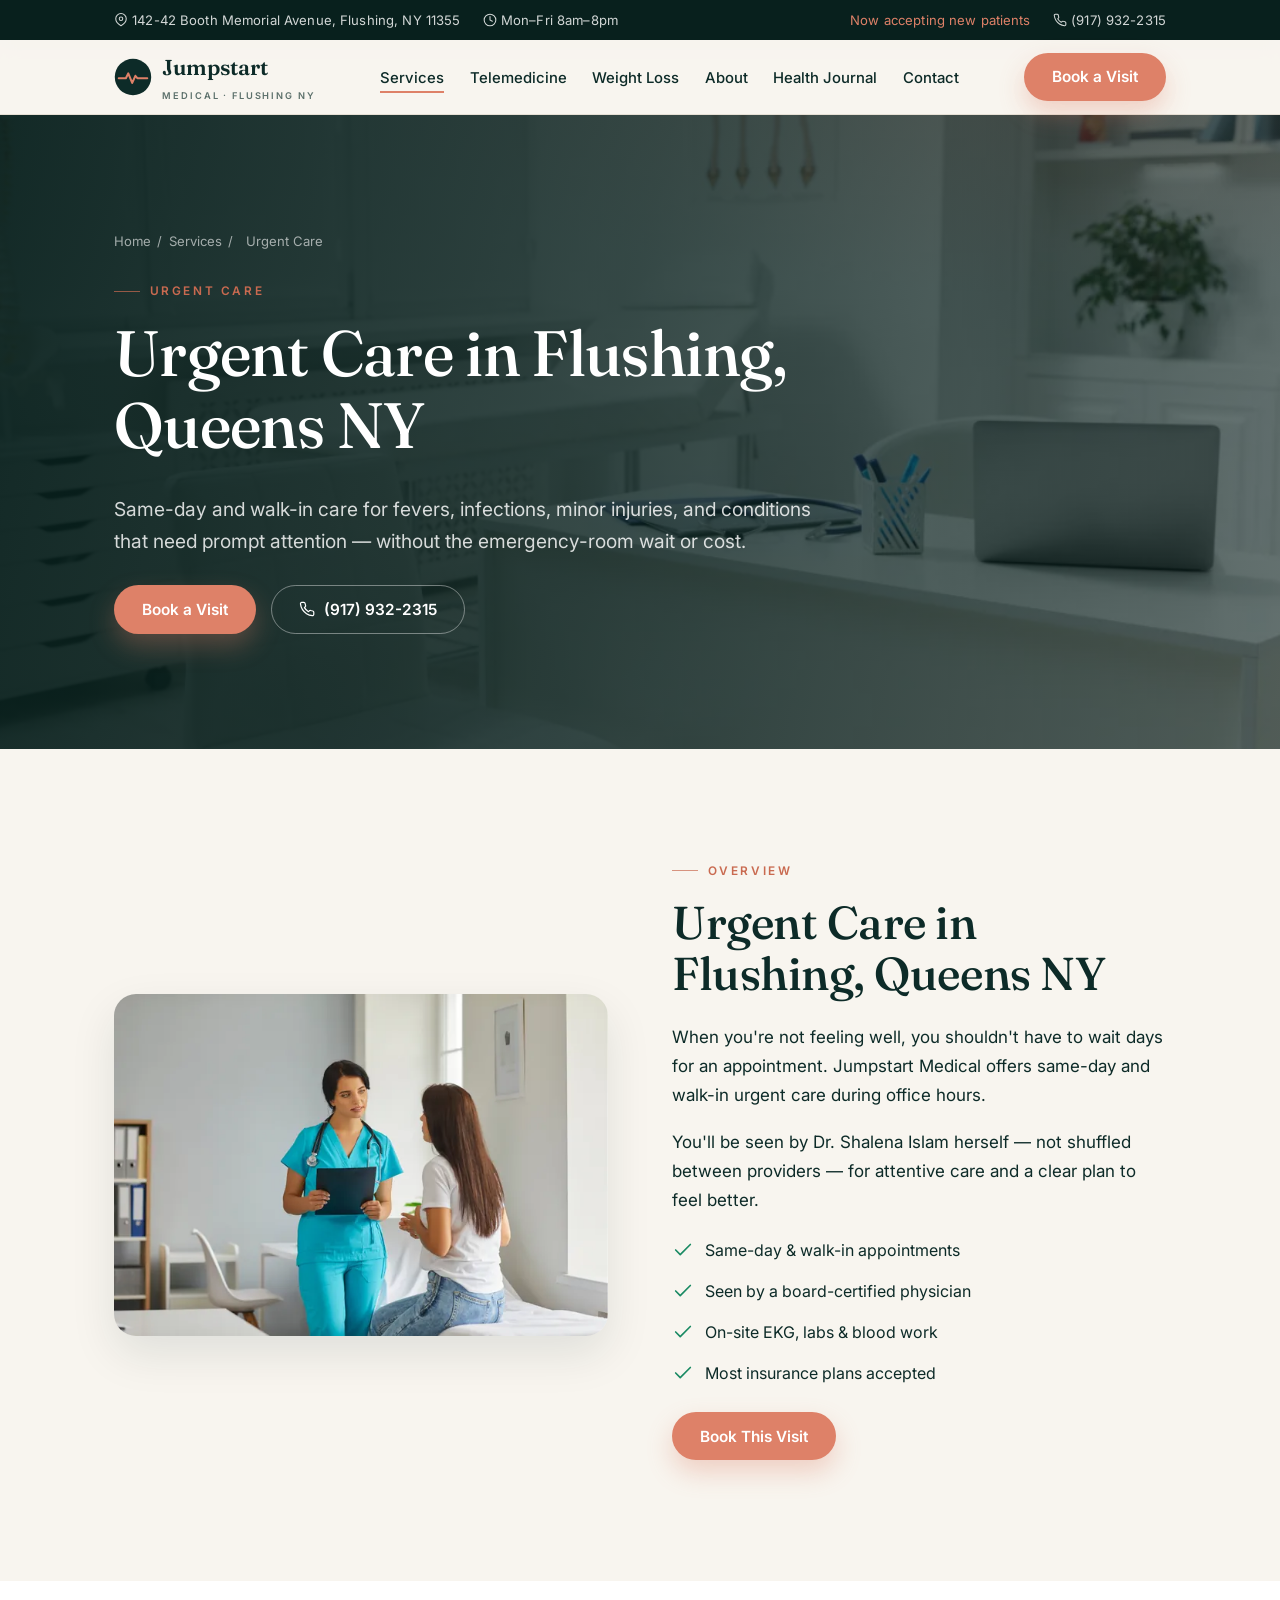
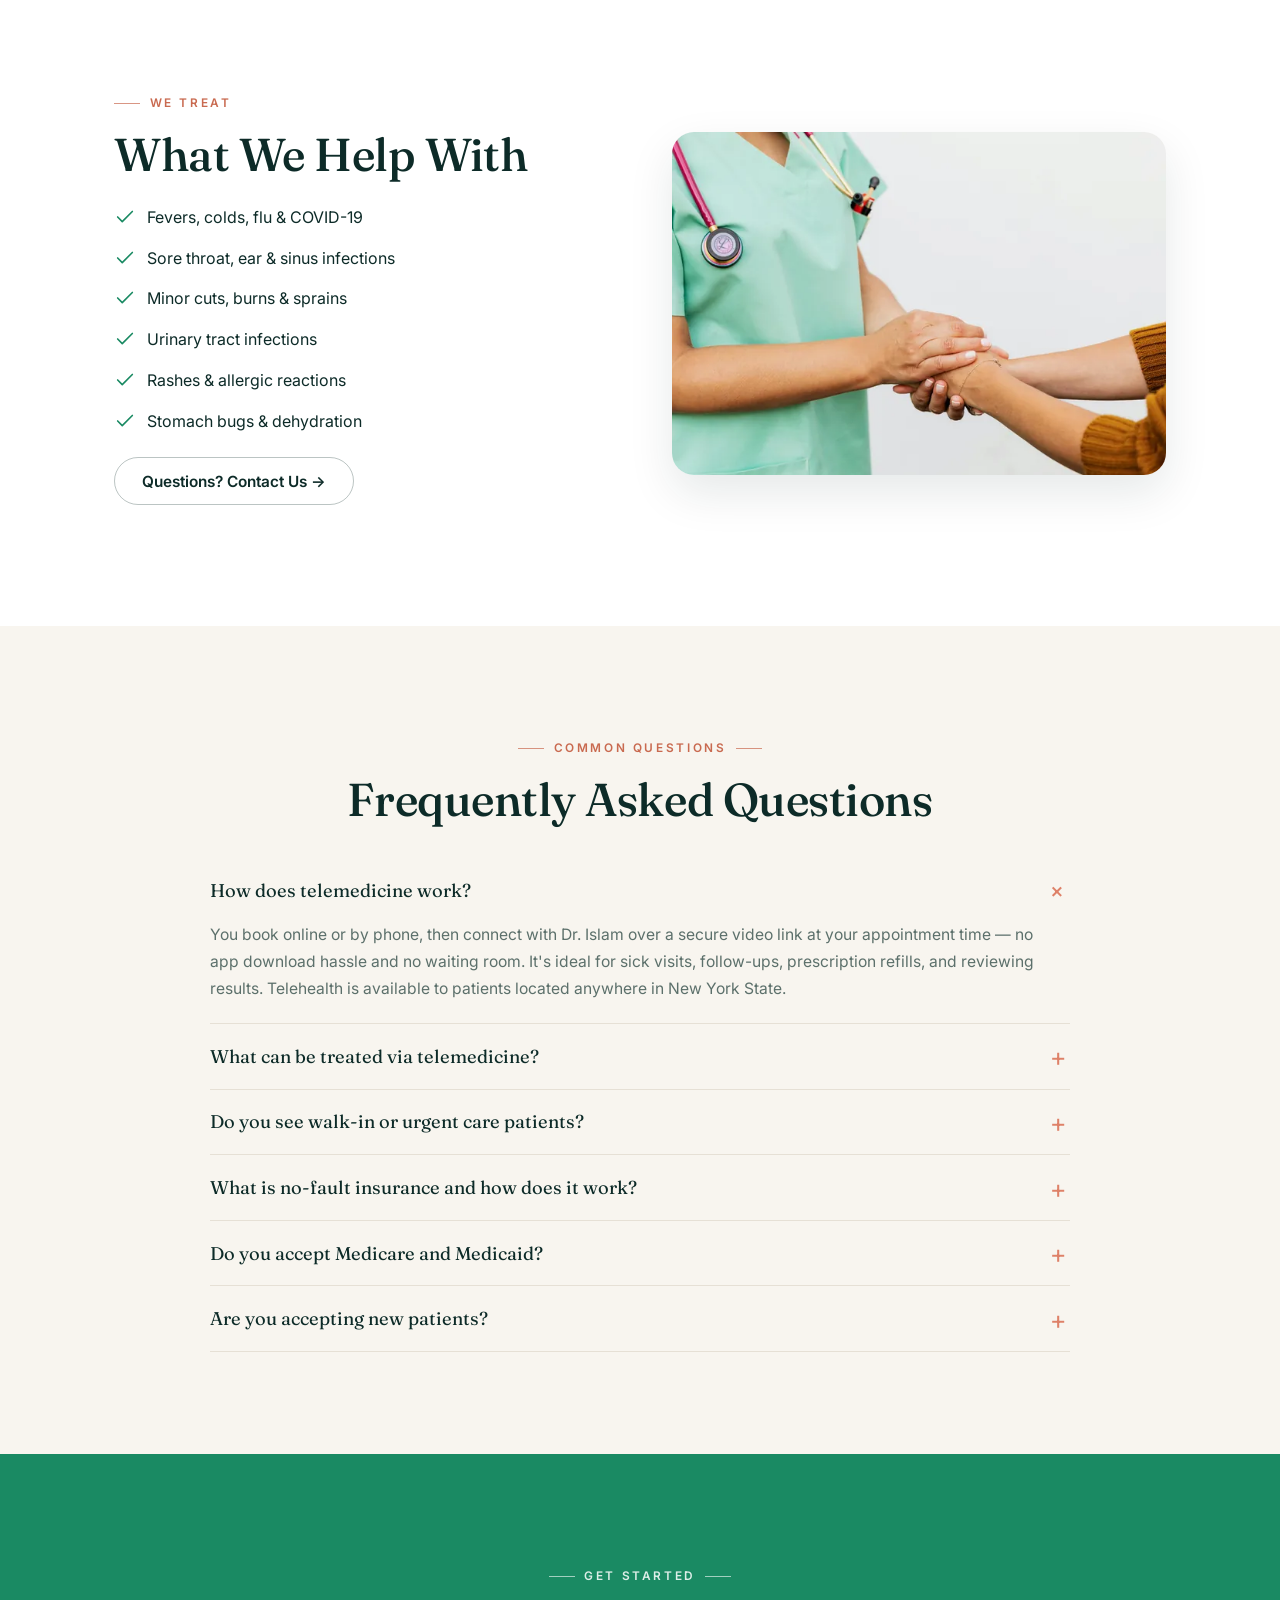
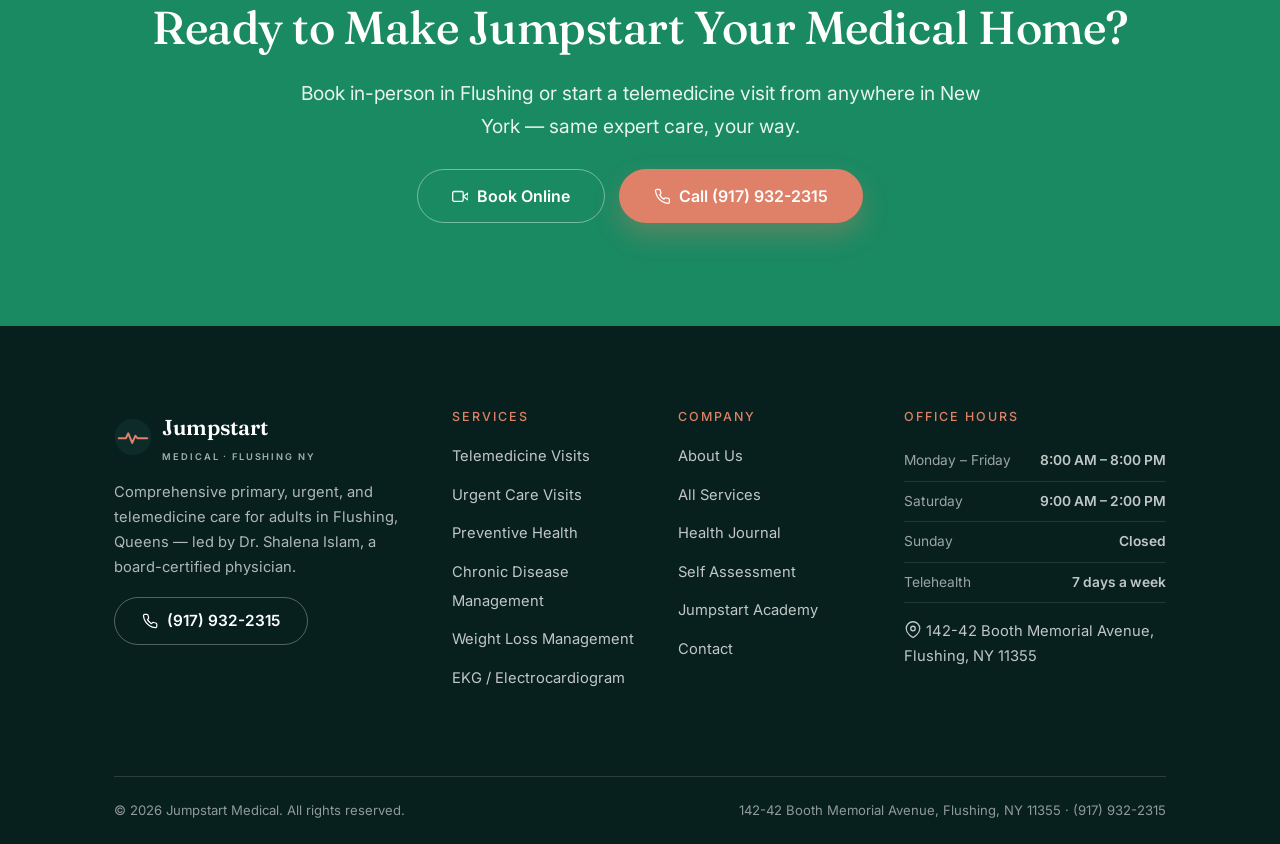
<file: services/urgent-care-clinic-queens-ny/index.html>
<!doctype html>
<html lang="en">
<head>
<meta charset="utf-8">
<meta name="viewport" content="width=device-width, initial-scale=1">
<title>Urgent Care in Flushing, Queens NY | Same-Day Doctor Appointment | Jumpstart Medical</title>
<meta name="description" content="Same-day and walk-in urgent care in Flushing, Queens NY. Fevers, infections, minor injuries, and more — seen by a board-certified physician. Call (917) 932-2315.">
<link rel="canonical" href="https://jumpstartmedical.care/services/urgent-care-clinic-queens-ny/">
<meta name="theme-color" content="#0d2b28">
<meta name="robots" content="index, follow, max-image-preview:large">
<meta name="author" content="Jumpstart Medical">
<meta name="geo.region" content="US-NY">
<meta name="geo.placename" content="Flushing, Queens, New York">

<meta property="og:type" content="article">
<meta property="og:site_name" content="Jumpstart Medical">
<meta property="og:title" content="Urgent Care in Flushing, Queens NY | Same-Day Doctor Appointment | Jumpstart Medical">
<meta property="og:description" content="Same-day and walk-in urgent care in Flushing, Queens NY. Fevers, infections, minor injuries, and more — seen by a board-certified physician. Call (917) 932-2315.">
<meta property="og:url" content="https://jumpstartmedical.care/services/urgent-care-clinic-queens-ny/">
<meta property="og:image" content="https://jumpstartmedical.care/assets/img/og-image.jpg">
<meta property="og:image:width" content="1200">
<meta property="og:image:height" content="630">
<meta property="og:locale" content="en_US">
<meta name="twitter:card" content="summary_large_image">
<meta name="twitter:title" content="Urgent Care in Flushing, Queens NY | Same-Day Doctor Appointment | Jumpstart Medical">
<meta name="twitter:description" content="Same-day and walk-in urgent care in Flushing, Queens NY. Fevers, infections, minor injuries, and more — seen by a board-certified physician. Call (917) 932-2315.">
<meta name="twitter:image" content="https://jumpstartmedical.care/assets/img/og-image.jpg">

<link rel="icon" type="image/svg+xml" href="../../assets/img/favicon.svg">
<link rel="apple-touch-icon" href="../../assets/img/favicon.svg">
<link rel="manifest" href="../../site.webmanifest">

<link rel="preconnect" href="https://fonts.googleapis.com">
<link rel="preconnect" href="https://fonts.gstatic.com" crossorigin>
<link href="https://fonts.googleapis.com/css2?family=Fraunces:ital,opsz,wght@0,9..144,400;0,9..144,500;1,9..144,400&family=Inter:wght@400;500;600;700&display=swap" rel="stylesheet">
<link rel="stylesheet" href="../../assets/css/styles.css">
<script type="application/ld+json">{"@context": "https://schema.org", "@type": "BreadcrumbList", "itemListElement": [{"@type": "ListItem", "position": 1, "name": "Home", "item": "https://jumpstartmedical.care/"}, {"@type": "ListItem", "position": 2, "name": "Services", "item": "https://jumpstartmedical.care/services/"}, {"@type": "ListItem", "position": 3, "name": "Urgent Care", "item": "https://jumpstartmedical.care/services/urgent-care-clinic-queens-ny/"}]}</script>
<script type="application/ld+json">{"@context": "https://schema.org", "@type": "MedicalProcedure", "name": "Urgent Care in Flushing, Queens NY", "description": "Same-day and walk-in urgent care in Flushing, Queens NY. Fevers, infections, minor injuries, and more — seen by a board-certified physician. Call (917) 932-2315.", "url": "https://jumpstartmedical.care/services/urgent-care-clinic-queens-ny/", "provider": {"@id": "https://jumpstartmedical.care/#clinic"}}</script>
<script type="application/ld+json">{"@context": "https://schema.org", "@type": "FAQPage", "mainEntity": [{"@type": "Question", "name": "How does telemedicine work?", "acceptedAnswer": {"@type": "Answer", "text": "You book online or by phone, then connect with Dr. Islam over a secure video link at your appointment time — no app download hassle and no waiting room. It's ideal for sick visits, follow-ups, prescription refills, and reviewing results. Telehealth is available to patients located anywhere in New York State."}}, {"@type": "Question", "name": "What can be treated via telemedicine?", "acceptedAnswer": {"@type": "Answer", "text": "Colds and flu, minor infections, rashes, allergies, prescription refills, medication questions, and chronic-condition check-ins are all a great fit. For anything that needs hands-on evaluation or lab work, we'll have you come into the Flushing office — often the same day."}}, {"@type": "Question", "name": "Do you see walk-in or urgent care patients?", "acceptedAnswer": {"@type": "Answer", "text": "Yes. Same-day and walk-in appointments are available for acute conditions during office hours. Calling ahead at (917) 932-2315 helps us reduce your wait, but walk-ins are always welcome."}}, {"@type": "Question", "name": "What is no-fault insurance and how does it work?", "acceptedAnswer": {"@type": "Answer", "text": "New York no-fault (PIP) insurance covers medical expenses after a motor vehicle accident, regardless of who was at fault. Jumpstart Medical evaluates your injuries and bills the insurer directly — at no out-of-pocket cost to you."}}, {"@type": "Question", "name": "Do you accept Medicare and Medicaid?", "acceptedAnswer": {"@type": "Answer", "text": "Yes. We accept Medicare, Medicaid, and most major NYC commercial plans. Call (917) 932-2315 and we'll verify your coverage before your visit."}}, {"@type": "Question", "name": "Are you accepting new patients?", "acceptedAnswer": {"@type": "Answer", "text": "Absolutely. Jumpstart Medical is actively welcoming new adult patients for both in-person and telemedicine visits. Book on ZocDoc or call (917) 932-2315 to get started."}}]}</script>
<script type="application/ld+json">{"@context": "https://schema.org", "@type": "MedicalWebPage", "name": "Urgent Care in Flushing, Queens NY | Same-Day Doctor Appointment | Jumpstart Medical", "url": "https://jumpstartmedical.care/services/urgent-care-clinic-queens-ny/", "description": "Same-day and walk-in urgent care in Flushing, Queens NY. Fevers, infections, minor injuries, and more — seen by a board-certified physician. Call (917) 932-2315.", "about": {"@id": "https://jumpstartmedical.care/#clinic"}}</script>
</head>
<body>
<a class="skip" href="#main">Skip to content</a>

<div class="topbar">
  <div class="wrap">
    <div class="tb-left">
      <span><svg class="ico" viewBox="0 0 24 24" fill="none" stroke="currentColor" stroke-width="1.8" stroke-linecap="round" stroke-linejoin="round" aria-hidden="true"><path d="M21 10c0 7-9 12-9 12s-9-5-9-12a9 9 0 0 1 18 0Z"/><circle cx="12" cy="10" r="3"/></svg> 142-42 Booth Memorial Avenue, Flushing, NY 11355</span>
      <span><svg class="ico" viewBox="0 0 24 24" fill="none" stroke="currentColor" stroke-width="1.8" stroke-linecap="round" stroke-linejoin="round" aria-hidden="true"><circle cx="12" cy="12" r="10"/><path d="M12 6v6l4 2"/></svg> Mon–Fri 8am–8pm</span>
    </div>
    <div class="tb-right">
      <span class="dot">Now accepting new patients</span>
      <a href="tel:+19179322315"><svg class="ico" viewBox="0 0 24 24" fill="none" stroke="currentColor" stroke-width="1.8" stroke-linecap="round" stroke-linejoin="round" aria-hidden="true"><path d="M22 16.9v3a2 2 0 0 1-2.2 2 19.8 19.8 0 0 1-8.6-3 19.5 19.5 0 0 1-6-6 19.8 19.8 0 0 1-3-8.6A2 2 0 0 1 4.1 2h3a2 2 0 0 1 2 1.7c.1 1 .4 1.9.7 2.8a2 2 0 0 1-.5 2.1L8.1 9.9a16 16 0 0 0 6 6l1.3-1.3a2 2 0 0 1 2.1-.4c.9.3 1.8.6 2.8.7a2 2 0 0 1 1.7 2Z"/></svg> (917) 932-2315</a>
    </div>
  </div>
</div>
<header class="site-header">
  <nav class="nav wrap" aria-label="Primary">
    <a class="brand" href="../../index.html" aria-label="Jumpstart Medical home">
      <img class="mark" src="../../assets/img/logo-mark.svg" alt="" width="38" height="38">
      <span>Jumpstart <small>Medical &middot; Flushing NY</small></span>
    </a>
    <ul class="nav-links"><li><a href="../../services/" class="active">Services</a></li><li><a href="../../services/telemedicine-queens-ny/">Telemedicine</a></li><li><a href="../../services/weight-loss-in-flushing-ny/">Weight Loss</a></li><li><a href="../../about-us/">About</a></li><li><a href="../../blogs/">Health Journal</a></li><li><a href="../../contact/">Contact</a></li></ul>
    <div class="nav-cta">
      <a class="btn btn-primary" href="https://www.zocdoc.com/practice/jumpstart-medical-75416" target="_blank" rel="noopener">Book a Visit</a>
    </div>
    <button class="nav-toggle" aria-label="Menu" aria-expanded="false" aria-controls="menu">
      <span></span><span></span><span></span>
    </button>
  </nav>
</header>
<main id="main">
<section class="page-hero">
  <img class="hero-bg" src="../../assets/img/flushing-clinic-exam-room.webp" srcset="../../assets/img/flushing-clinic-exam-room-640.webp 640w, ../../assets/img/flushing-clinic-exam-room.webp 1200w" sizes="100vw" width="1200" height="750" alt="Urgent Care at Jumpstart Medical, Flushing NY">
  <div class="wrap">
    <div class="breadcrumb"><a href="../../index.html">Home</a><span>/</span><a href="../../services/">Services</a><span>/</span><span>Urgent Care</span></div>
    <span class="kicker">Urgent Care</span>
    <h1>Urgent Care in Flushing, Queens NY</h1>
    <p class="lead">Same-day and walk-in care for fevers, infections, minor injuries, and conditions that need prompt attention — without the emergency-room wait or cost.</p>
    <div class="hero-actions">
      <a class="btn btn-primary" href="https://www.zocdoc.com/practice/jumpstart-medical-75416" target="_blank" rel="noopener">Book a Visit</a>
      <a class="btn btn-ghost-light" href="tel:+19179322315"><svg class="ico" viewBox="0 0 24 24" fill="none" stroke="currentColor" stroke-width="1.8" stroke-linecap="round" stroke-linejoin="round" aria-hidden="true"><path d="M22 16.9v3a2 2 0 0 1-2.2 2 19.8 19.8 0 0 1-8.6-3 19.5 19.5 0 0 1-6-6 19.8 19.8 0 0 1-3-8.6A2 2 0 0 1 4.1 2h3a2 2 0 0 1 2 1.7c.1 1 .4 1.9.7 2.8a2 2 0 0 1-.5 2.1L8.1 9.9a16 16 0 0 0 6 6l1.3-1.3a2 2 0 0 1 2.1-.4c.9.3 1.8.6 2.8.7a2 2 0 0 1 1.7 2Z"/></svg> (917) 932-2315</a>
    </div>
  </div>
</section>
<section class="section">
  <div class="wrap">
    <div class="split">
      <div class="split-media reveal"><img src="../../assets/img/urgent-care-consultation.webp" srcset="../../assets/img/urgent-care-consultation-640.webp 640w, ../../assets/img/urgent-care-consultation.webp 1200w" sizes="(max-width:860px) 100vw, 600px" width="1200" height="750" alt="Urgent Care in Flushing, Queens NY at Jumpstart Medical, Flushing NY"></div>
      <div class="reveal">
        <span class="kicker">Overview</span>
        <h2>Urgent Care in Flushing, Queens NY</h2>
        <p>When you're not feeling well, you shouldn't have to wait days for an appointment. Jumpstart Medical offers same-day and walk-in urgent care during office hours.</p><p>You'll be seen by Dr. Shalena Islam herself — not shuffled between providers — for attentive care and a clear plan to feel better.</p>
        <ul class="check-list"><li><svg class="ico" viewBox="0 0 24 24" fill="none" stroke="currentColor" stroke-width="1.8" stroke-linecap="round" stroke-linejoin="round" aria-hidden="true"><path d="M20 6 9 17l-5-5"/></svg><span>Same-day &amp; walk-in appointments</span></li><li><svg class="ico" viewBox="0 0 24 24" fill="none" stroke="currentColor" stroke-width="1.8" stroke-linecap="round" stroke-linejoin="round" aria-hidden="true"><path d="M20 6 9 17l-5-5"/></svg><span>Seen by a board-certified physician</span></li><li><svg class="ico" viewBox="0 0 24 24" fill="none" stroke="currentColor" stroke-width="1.8" stroke-linecap="round" stroke-linejoin="round" aria-hidden="true"><path d="M20 6 9 17l-5-5"/></svg><span>On-site EKG, labs &amp; blood work</span></li><li><svg class="ico" viewBox="0 0 24 24" fill="none" stroke="currentColor" stroke-width="1.8" stroke-linecap="round" stroke-linejoin="round" aria-hidden="true"><path d="M20 6 9 17l-5-5"/></svg><span>Most insurance plans accepted</span></li></ul>
        <p style="margin-top:1.6rem"><a class="btn btn-primary" href="https://www.zocdoc.com/practice/jumpstart-medical-75416" target="_blank" rel="noopener">Book This Visit</a></p>
      </div>
    </div>
  </div>
</section>
<section class="section" style="background:var(--paper)">
  <div class="wrap">
    <div class="split rev">
      <div class="split-media reveal"><img src="../../assets/img/compassionate-patient-care.webp" srcset="../../assets/img/compassionate-patient-care-640.webp 640w, ../../assets/img/compassionate-patient-care.webp 1200w" sizes="(max-width:860px) 100vw, 600px" loading="lazy" decoding="async" width="1200" height="750" alt="Compassionate patient care at Jumpstart Medical"></div>
      <div class="reveal">
        <span class="kicker">We Treat</span>
        <h2>What We Help With</h2>
        <ul class="check-list"><li><svg class="ico" viewBox="0 0 24 24" fill="none" stroke="currentColor" stroke-width="1.8" stroke-linecap="round" stroke-linejoin="round" aria-hidden="true"><path d="M20 6 9 17l-5-5"/></svg><span>Fevers, colds, flu &amp; COVID-19</span></li><li><svg class="ico" viewBox="0 0 24 24" fill="none" stroke="currentColor" stroke-width="1.8" stroke-linecap="round" stroke-linejoin="round" aria-hidden="true"><path d="M20 6 9 17l-5-5"/></svg><span>Sore throat, ear &amp; sinus infections</span></li><li><svg class="ico" viewBox="0 0 24 24" fill="none" stroke="currentColor" stroke-width="1.8" stroke-linecap="round" stroke-linejoin="round" aria-hidden="true"><path d="M20 6 9 17l-5-5"/></svg><span>Minor cuts, burns &amp; sprains</span></li><li><svg class="ico" viewBox="0 0 24 24" fill="none" stroke="currentColor" stroke-width="1.8" stroke-linecap="round" stroke-linejoin="round" aria-hidden="true"><path d="M20 6 9 17l-5-5"/></svg><span>Urinary tract infections</span></li><li><svg class="ico" viewBox="0 0 24 24" fill="none" stroke="currentColor" stroke-width="1.8" stroke-linecap="round" stroke-linejoin="round" aria-hidden="true"><path d="M20 6 9 17l-5-5"/></svg><span>Rashes &amp; allergic reactions</span></li><li><svg class="ico" viewBox="0 0 24 24" fill="none" stroke="currentColor" stroke-width="1.8" stroke-linecap="round" stroke-linejoin="round" aria-hidden="true"><path d="M20 6 9 17l-5-5"/></svg><span>Stomach bugs &amp; dehydration</span></li></ul>
        <p style="margin-top:1.4rem"><a class="btn btn-outline" href="../../contact/">Questions? Contact Us &rarr;</a></p>
      </div>
    </div>
  </div>
</section>

<section class="section" style="background:var(--cream)">
  <div class="wrap">
    <div class="section-head center">
      <span class="kicker center">Common Questions</span>
      <h2>Frequently Asked Questions</h2>
    </div>
    <div class="faq" style="margin-top:2rem">
      <div class="faq-item open">
        <button class="faq-q" aria-expanded="true">How does telemedicine work?</button>
        <div class="faq-a" style="max-height:1200px"><p>You book online or by phone, then connect with Dr. Islam over a secure video link at your appointment time — no app download hassle and no waiting room. It's ideal for sick visits, follow-ups, prescription refills, and reviewing results. Telehealth is available to patients located anywhere in New York State.</p></div>
      </div>
      <div class="faq-item">
        <button class="faq-q" aria-expanded="false">What can be treated via telemedicine?</button>
        <div class="faq-a"><p>Colds and flu, minor infections, rashes, allergies, prescription refills, medication questions, and chronic-condition check-ins are all a great fit. For anything that needs hands-on evaluation or lab work, we'll have you come into the Flushing office — often the same day.</p></div>
      </div>
      <div class="faq-item">
        <button class="faq-q" aria-expanded="false">Do you see walk-in or urgent care patients?</button>
        <div class="faq-a"><p>Yes. Same-day and walk-in appointments are available for acute conditions during office hours. Calling ahead at (917) 932-2315 helps us reduce your wait, but walk-ins are always welcome.</p></div>
      </div>
      <div class="faq-item">
        <button class="faq-q" aria-expanded="false">What is no-fault insurance and how does it work?</button>
        <div class="faq-a"><p>New York no-fault (PIP) insurance covers medical expenses after a motor vehicle accident, regardless of who was at fault. Jumpstart Medical evaluates your injuries and bills the insurer directly — at no out-of-pocket cost to you.</p></div>
      </div>
      <div class="faq-item">
        <button class="faq-q" aria-expanded="false">Do you accept Medicare and Medicaid?</button>
        <div class="faq-a"><p>Yes. We accept Medicare, Medicaid, and most major NYC commercial plans. Call (917) 932-2315 and we'll verify your coverage before your visit.</p></div>
      </div>
      <div class="faq-item">
        <button class="faq-q" aria-expanded="false">Are you accepting new patients?</button>
        <div class="faq-a"><p>Absolutely. Jumpstart Medical is actively welcoming new adult patients for both in-person and telemedicine visits. Book on ZocDoc or call (917) 932-2315 to get started.</p></div>
      </div></div>
  </div>
</section>

<section class="section cta-band">
  <div class="wrap">
    <span class="kicker center" style="color:rgba(255,255,255,.85)">Get Started</span>
    <h2>Ready to Make Jumpstart Your Medical Home?</h2>
    <p class="lead" style="max-width:60ch;margin-inline:auto">Book in-person in Flushing or start a telemedicine visit from anywhere in New York — same expert care, your way.</p>
    <div class="hero-actions">
      <a class="btn btn-ghost-light btn-lg" href="https://www.zocdoc.com/practice/jumpstart-medical-75416" target="_blank" rel="noopener"><svg class="ico" viewBox="0 0 24 24" fill="none" stroke="currentColor" stroke-width="1.8" stroke-linecap="round" stroke-linejoin="round" aria-hidden="true"><path d="m23 7-7 5 7 5V7Z"/><rect x="1" y="5" width="15" height="14" rx="2"/></svg> Book Online</a>
      <a class="btn btn-primary btn-lg" href="tel:+19179322315"><svg class="ico" viewBox="0 0 24 24" fill="none" stroke="currentColor" stroke-width="1.8" stroke-linecap="round" stroke-linejoin="round" aria-hidden="true"><path d="M22 16.9v3a2 2 0 0 1-2.2 2 19.8 19.8 0 0 1-8.6-3 19.5 19.5 0 0 1-6-6 19.8 19.8 0 0 1-3-8.6A2 2 0 0 1 4.1 2h3a2 2 0 0 1 2 1.7c.1 1 .4 1.9.7 2.8a2 2 0 0 1-.5 2.1L8.1 9.9a16 16 0 0 0 6 6l1.3-1.3a2 2 0 0 1 2.1-.4c.9.3 1.8.6 2.8.7a2 2 0 0 1 1.7 2Z"/></svg> Call (917) 932-2315</a>
    </div>
  </div>
</section></main>
<footer class="site-footer">
  <div class="wrap">
    <div class="footer-top">
      <div>
        <a class="brand" href="../../index.html">
          <img class="mark" src="../../assets/img/logo-mark.svg" alt="" width="38" height="38">
          <span>Jumpstart <small>Medical &middot; Flushing NY</small></span>
        </a>
        <p>Comprehensive primary, urgent, and telemedicine care for adults in Flushing, Queens — led by Dr. Shalena Islam, a board-certified physician.</p>
        <p><a class="btn btn-outline" style="border-color:rgba(255,255,255,.3);color:#fff" href="tel:+19179322315"><svg class="ico" viewBox="0 0 24 24" fill="none" stroke="currentColor" stroke-width="1.8" stroke-linecap="round" stroke-linejoin="round" aria-hidden="true"><path d="M22 16.9v3a2 2 0 0 1-2.2 2 19.8 19.8 0 0 1-8.6-3 19.5 19.5 0 0 1-6-6 19.8 19.8 0 0 1-3-8.6A2 2 0 0 1 4.1 2h3a2 2 0 0 1 2 1.7c.1 1 .4 1.9.7 2.8a2 2 0 0 1-.5 2.1L8.1 9.9a16 16 0 0 0 6 6l1.3-1.3a2 2 0 0 1 2.1-.4c.9.3 1.8.6 2.8.7a2 2 0 0 1 1.7 2Z"/></svg> (917) 932-2315</a></p>
      </div>
      <div class="footer-col">
        <h4>Services</h4>
        <ul><li><a href="../../services/">Telemedicine Visits</a></li><li><a href="../../services/">Urgent Care Visits</a></li><li><a href="../../services/">Preventive Health</a></li><li><a href="../../services/">Chronic Disease Management</a></li><li><a href="../../services/">Weight Loss Management</a></li><li><a href="../../services/">EKG / Electrocardiogram</a></li></ul>
      </div>
      <div class="footer-col">
        <h4>Company</h4>
        <ul>
          <li><a href="../../about-us/">About Us</a></li>
          <li><a href="../../services/">All Services</a></li>
          <li><a href="../../blogs/">Health Journal</a></li>
          <li><a href="../../self-assessment/">Self Assessment</a></li>
          <li><a href="../../jumpstart-academy/">Jumpstart Academy</a></li>
          <li><a href="../../contact/">Contact</a></li>
        </ul>
      </div>
      <div class="footer-col footer-hours">
        <h4>Office Hours</h4>
        <div class="hours-row"><span>Monday – Friday</span><span>8:00 AM – 8:00 PM</span></div><div class="hours-row"><span>Saturday</span><span>9:00 AM – 2:00 PM</span></div><div class="hours-row"><span>Sunday</span><span>Closed</span></div><div class="hours-row"><span>Telehealth</span><span>7 days a week</span></div>
        <p style="margin-top:1rem"><a href="https://www.google.com/maps/search/?api=1&query=142-42+Booth+Memorial+Avenue+Flushing+NY+11355" target="_blank" rel="noopener"><svg class="ico" viewBox="0 0 24 24" fill="none" stroke="currentColor" stroke-width="1.8" stroke-linecap="round" stroke-linejoin="round" aria-hidden="true"><path d="M21 10c0 7-9 12-9 12s-9-5-9-12a9 9 0 0 1 18 0Z"/><circle cx="12" cy="10" r="3"/></svg> 142-42 Booth Memorial Avenue, Flushing, NY 11355</a></p>
      </div>
    </div>
    <div class="footer-bottom">
      <span>&copy; <span id="yr">2026</span> Jumpstart Medical. All rights reserved.</span>
      <span>142-42 Booth Memorial Avenue, Flushing, NY 11355 &middot; <a href="tel:+19179322315">(917) 932-2315</a></span>
    </div>
  </div>
</footer>
<script src="../../assets/js/main.js" defer></script>
</body>
</html>
</file>
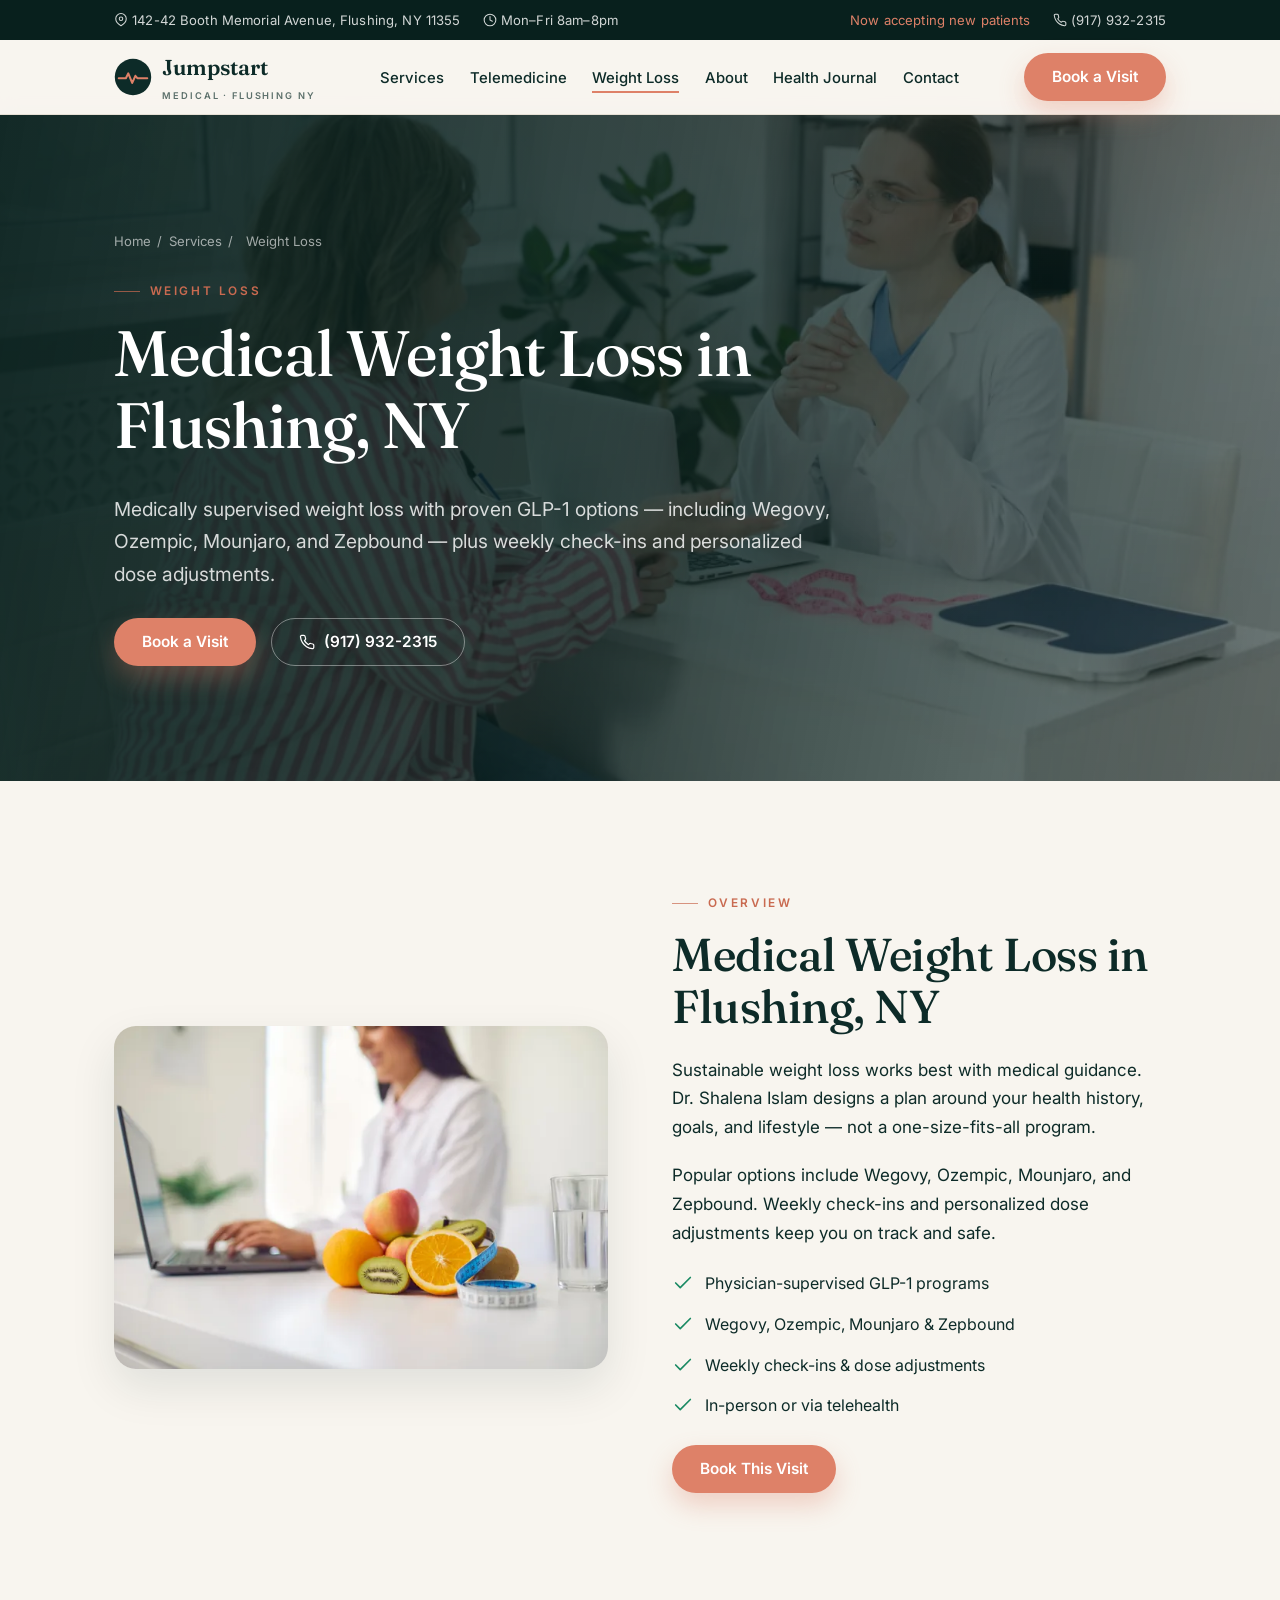
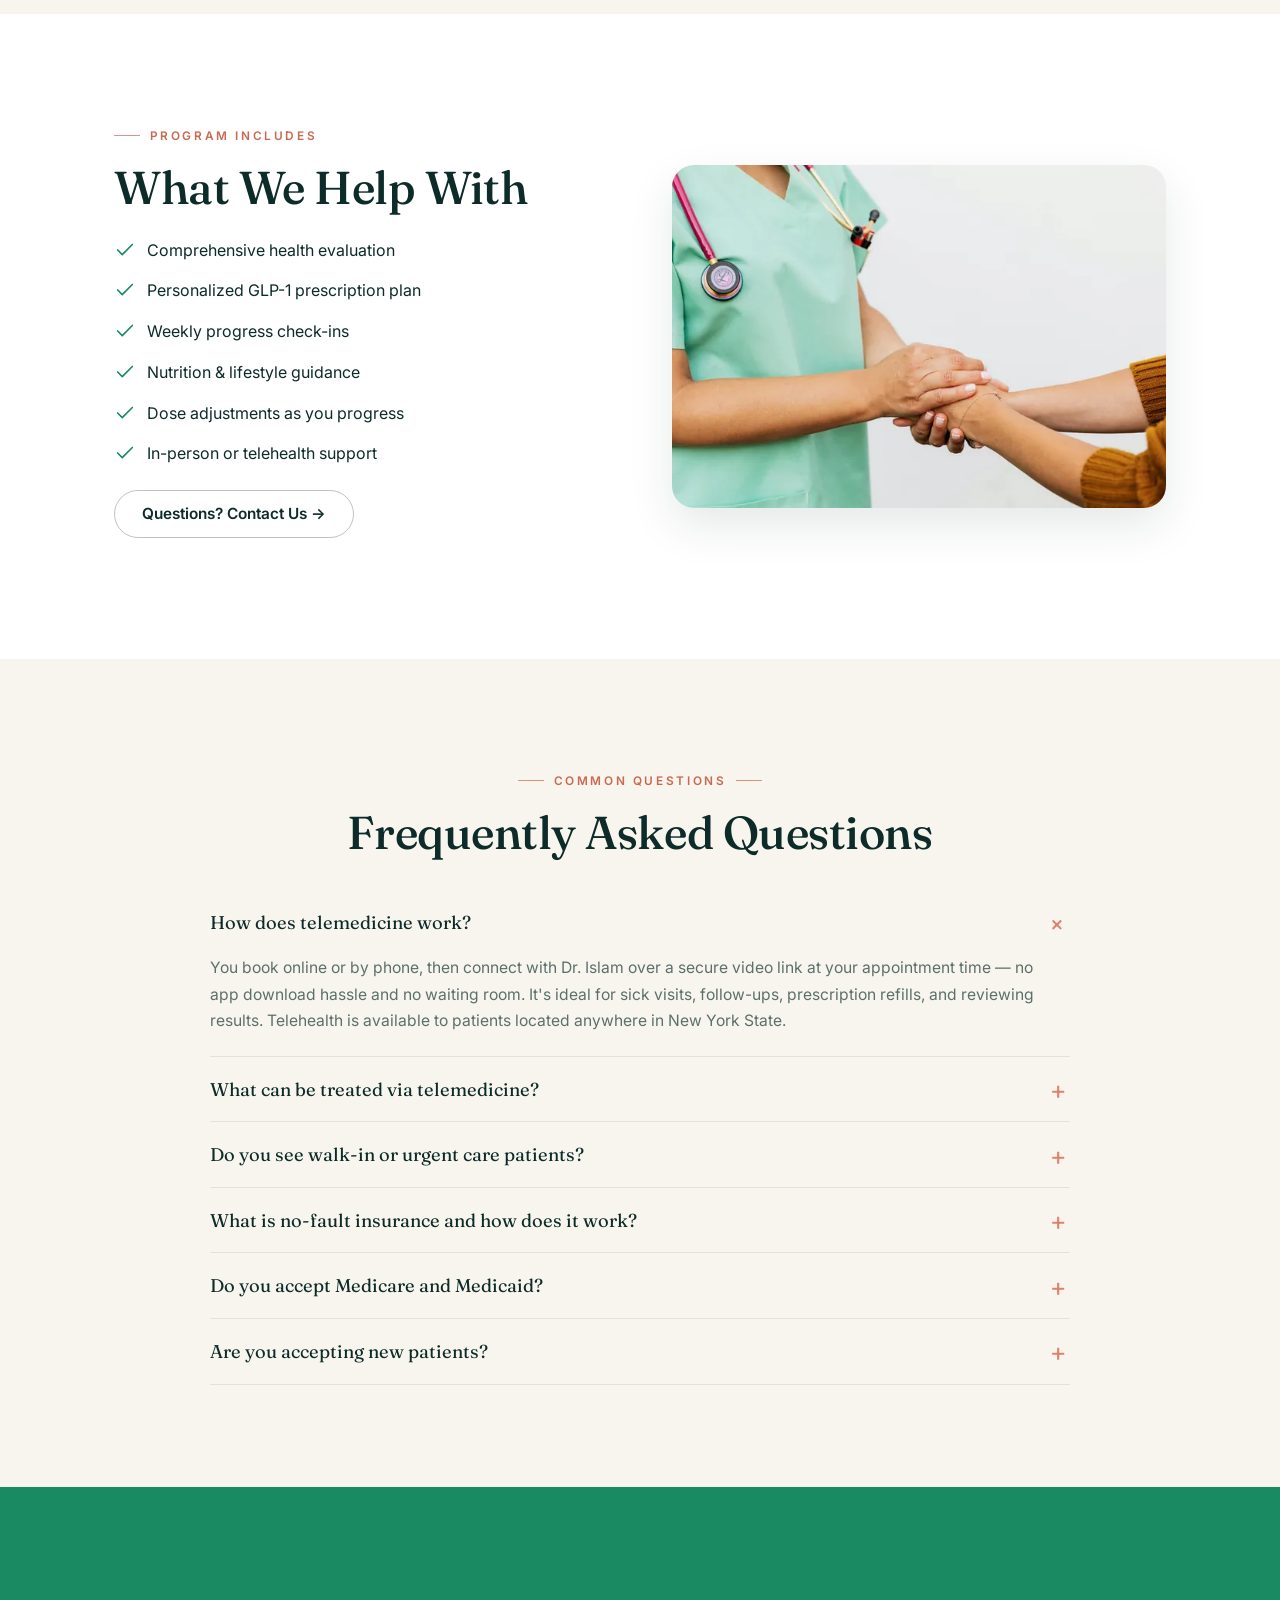
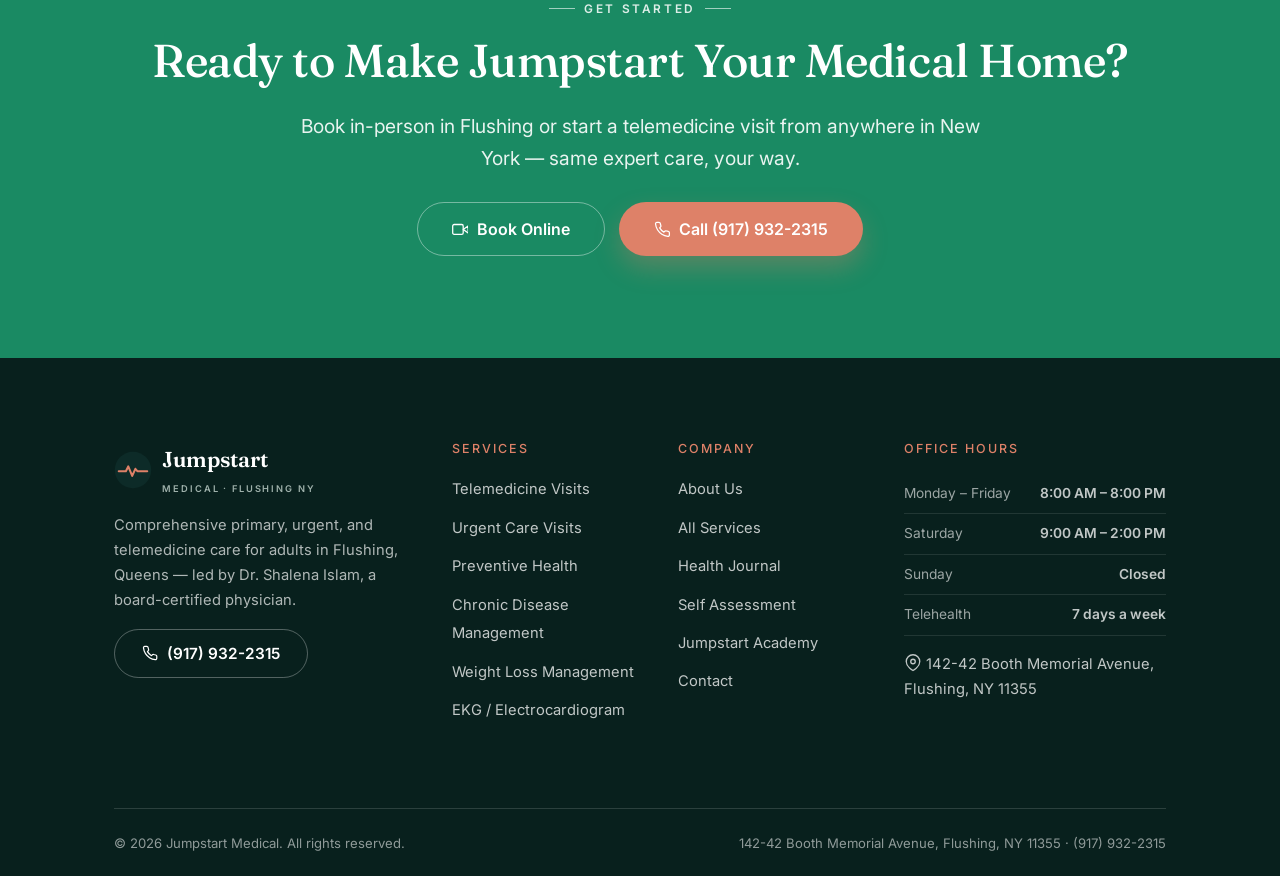
<file: services/weight-loss-in-flushing-ny/index.html>
<!doctype html>
<html lang="en">
<head>
<meta charset="utf-8">
<meta name="viewport" content="width=device-width, initial-scale=1">
<title>Medical Weight Loss in Flushing, NY | Wegovy, Ozempic &amp; More | Jumpstart Medical</title>
<meta name="description" content="Physician-supervised medical weight loss in Flushing, NY. GLP-1 programs including Wegovy, Ozempic, Mounjaro, and Zepbound with weekly check-ins. Call (917) 932-2315.">
<link rel="canonical" href="https://jumpstartmedical.care/services/weight-loss-in-flushing-ny/">
<meta name="theme-color" content="#0d2b28">
<meta name="robots" content="index, follow, max-image-preview:large">
<meta name="author" content="Jumpstart Medical">
<meta name="geo.region" content="US-NY">
<meta name="geo.placename" content="Flushing, Queens, New York">

<meta property="og:type" content="article">
<meta property="og:site_name" content="Jumpstart Medical">
<meta property="og:title" content="Medical Weight Loss in Flushing, NY | Wegovy, Ozempic &amp; More | Jumpstart Medical">
<meta property="og:description" content="Physician-supervised medical weight loss in Flushing, NY. GLP-1 programs including Wegovy, Ozempic, Mounjaro, and Zepbound with weekly check-ins. Call (917) 932-2315.">
<meta property="og:url" content="https://jumpstartmedical.care/services/weight-loss-in-flushing-ny/">
<meta property="og:image" content="https://jumpstartmedical.care/assets/img/og-image.jpg">
<meta property="og:image:width" content="1200">
<meta property="og:image:height" content="630">
<meta property="og:locale" content="en_US">
<meta name="twitter:card" content="summary_large_image">
<meta name="twitter:title" content="Medical Weight Loss in Flushing, NY | Wegovy, Ozempic &amp; More | Jumpstart Medical">
<meta name="twitter:description" content="Physician-supervised medical weight loss in Flushing, NY. GLP-1 programs including Wegovy, Ozempic, Mounjaro, and Zepbound with weekly check-ins. Call (917) 932-2315.">
<meta name="twitter:image" content="https://jumpstartmedical.care/assets/img/og-image.jpg">

<link rel="icon" type="image/svg+xml" href="../../assets/img/favicon.svg">
<link rel="apple-touch-icon" href="../../assets/img/favicon.svg">
<link rel="manifest" href="../../site.webmanifest">

<link rel="preconnect" href="https://fonts.googleapis.com">
<link rel="preconnect" href="https://fonts.gstatic.com" crossorigin>
<link href="https://fonts.googleapis.com/css2?family=Fraunces:ital,opsz,wght@0,9..144,400;0,9..144,500;1,9..144,400&family=Inter:wght@400;500;600;700&display=swap" rel="stylesheet">
<link rel="stylesheet" href="../../assets/css/styles.css">
<script type="application/ld+json">{"@context": "https://schema.org", "@type": "BreadcrumbList", "itemListElement": [{"@type": "ListItem", "position": 1, "name": "Home", "item": "https://jumpstartmedical.care/"}, {"@type": "ListItem", "position": 2, "name": "Services", "item": "https://jumpstartmedical.care/services/"}, {"@type": "ListItem", "position": 3, "name": "Weight Loss", "item": "https://jumpstartmedical.care/services/weight-loss-in-flushing-ny/"}]}</script>
<script type="application/ld+json">{"@context": "https://schema.org", "@type": "MedicalProcedure", "name": "Medical Weight Loss in Flushing, NY", "description": "Physician-supervised medical weight loss in Flushing, NY. GLP-1 programs including Wegovy, Ozempic, Mounjaro, and Zepbound with weekly check-ins. Call (917) 932-2315.", "url": "https://jumpstartmedical.care/services/weight-loss-in-flushing-ny/", "provider": {"@id": "https://jumpstartmedical.care/#clinic"}}</script>
<script type="application/ld+json">{"@context": "https://schema.org", "@type": "FAQPage", "mainEntity": [{"@type": "Question", "name": "How does telemedicine work?", "acceptedAnswer": {"@type": "Answer", "text": "You book online or by phone, then connect with Dr. Islam over a secure video link at your appointment time — no app download hassle and no waiting room. It's ideal for sick visits, follow-ups, prescription refills, and reviewing results. Telehealth is available to patients located anywhere in New York State."}}, {"@type": "Question", "name": "What can be treated via telemedicine?", "acceptedAnswer": {"@type": "Answer", "text": "Colds and flu, minor infections, rashes, allergies, prescription refills, medication questions, and chronic-condition check-ins are all a great fit. For anything that needs hands-on evaluation or lab work, we'll have you come into the Flushing office — often the same day."}}, {"@type": "Question", "name": "Do you see walk-in or urgent care patients?", "acceptedAnswer": {"@type": "Answer", "text": "Yes. Same-day and walk-in appointments are available for acute conditions during office hours. Calling ahead at (917) 932-2315 helps us reduce your wait, but walk-ins are always welcome."}}, {"@type": "Question", "name": "What is no-fault insurance and how does it work?", "acceptedAnswer": {"@type": "Answer", "text": "New York no-fault (PIP) insurance covers medical expenses after a motor vehicle accident, regardless of who was at fault. Jumpstart Medical evaluates your injuries and bills the insurer directly — at no out-of-pocket cost to you."}}, {"@type": "Question", "name": "Do you accept Medicare and Medicaid?", "acceptedAnswer": {"@type": "Answer", "text": "Yes. We accept Medicare, Medicaid, and most major NYC commercial plans. Call (917) 932-2315 and we'll verify your coverage before your visit."}}, {"@type": "Question", "name": "Are you accepting new patients?", "acceptedAnswer": {"@type": "Answer", "text": "Absolutely. Jumpstart Medical is actively welcoming new adult patients for both in-person and telemedicine visits. Book on ZocDoc or call (917) 932-2315 to get started."}}]}</script>
<script type="application/ld+json">{"@context": "https://schema.org", "@type": "MedicalWebPage", "name": "Medical Weight Loss in Flushing, NY | Wegovy, Ozempic & More | Jumpstart Medical", "url": "https://jumpstartmedical.care/services/weight-loss-in-flushing-ny/", "description": "Physician-supervised medical weight loss in Flushing, NY. GLP-1 programs including Wegovy, Ozempic, Mounjaro, and Zepbound with weekly check-ins. Call (917) 932-2315.", "about": {"@id": "https://jumpstartmedical.care/#clinic"}}</script>
</head>
<body>
<a class="skip" href="#main">Skip to content</a>

<div class="topbar">
  <div class="wrap">
    <div class="tb-left">
      <span><svg class="ico" viewBox="0 0 24 24" fill="none" stroke="currentColor" stroke-width="1.8" stroke-linecap="round" stroke-linejoin="round" aria-hidden="true"><path d="M21 10c0 7-9 12-9 12s-9-5-9-12a9 9 0 0 1 18 0Z"/><circle cx="12" cy="10" r="3"/></svg> 142-42 Booth Memorial Avenue, Flushing, NY 11355</span>
      <span><svg class="ico" viewBox="0 0 24 24" fill="none" stroke="currentColor" stroke-width="1.8" stroke-linecap="round" stroke-linejoin="round" aria-hidden="true"><circle cx="12" cy="12" r="10"/><path d="M12 6v6l4 2"/></svg> Mon–Fri 8am–8pm</span>
    </div>
    <div class="tb-right">
      <span class="dot">Now accepting new patients</span>
      <a href="tel:+19179322315"><svg class="ico" viewBox="0 0 24 24" fill="none" stroke="currentColor" stroke-width="1.8" stroke-linecap="round" stroke-linejoin="round" aria-hidden="true"><path d="M22 16.9v3a2 2 0 0 1-2.2 2 19.8 19.8 0 0 1-8.6-3 19.5 19.5 0 0 1-6-6 19.8 19.8 0 0 1-3-8.6A2 2 0 0 1 4.1 2h3a2 2 0 0 1 2 1.7c.1 1 .4 1.9.7 2.8a2 2 0 0 1-.5 2.1L8.1 9.9a16 16 0 0 0 6 6l1.3-1.3a2 2 0 0 1 2.1-.4c.9.3 1.8.6 2.8.7a2 2 0 0 1 1.7 2Z"/></svg> (917) 932-2315</a>
    </div>
  </div>
</div>
<header class="site-header">
  <nav class="nav wrap" aria-label="Primary">
    <a class="brand" href="../../index.html" aria-label="Jumpstart Medical home">
      <img class="mark" src="../../assets/img/logo-mark.svg" alt="" width="38" height="38">
      <span>Jumpstart <small>Medical &middot; Flushing NY</small></span>
    </a>
    <ul class="nav-links"><li><a href="../../services/">Services</a></li><li><a href="../../services/telemedicine-queens-ny/">Telemedicine</a></li><li><a href="../../services/weight-loss-in-flushing-ny/" class="active">Weight Loss</a></li><li><a href="../../about-us/">About</a></li><li><a href="../../blogs/">Health Journal</a></li><li><a href="../../contact/">Contact</a></li></ul>
    <div class="nav-cta">
      <a class="btn btn-primary" href="https://www.zocdoc.com/practice/jumpstart-medical-75416" target="_blank" rel="noopener">Book a Visit</a>
    </div>
    <button class="nav-toggle" aria-label="Menu" aria-expanded="false" aria-controls="menu">
      <span></span><span></span><span></span>
    </button>
  </nav>
</header>
<main id="main">
<section class="page-hero">
  <img class="hero-bg" src="../../assets/img/weight-loss-consultation.webp" srcset="../../assets/img/weight-loss-consultation-640.webp 640w, ../../assets/img/weight-loss-consultation.webp 1200w" sizes="100vw" width="1200" height="750" alt="Weight Loss at Jumpstart Medical, Flushing NY">
  <div class="wrap">
    <div class="breadcrumb"><a href="../../index.html">Home</a><span>/</span><a href="../../services/">Services</a><span>/</span><span>Weight Loss</span></div>
    <span class="kicker">Weight Loss</span>
    <h1>Medical Weight Loss in Flushing, NY</h1>
    <p class="lead">Medically supervised weight loss with proven GLP-1 options — including Wegovy, Ozempic, Mounjaro, and Zepbound — plus weekly check-ins and personalized dose adjustments.</p>
    <div class="hero-actions">
      <a class="btn btn-primary" href="https://www.zocdoc.com/practice/jumpstart-medical-75416" target="_blank" rel="noopener">Book a Visit</a>
      <a class="btn btn-ghost-light" href="tel:+19179322315"><svg class="ico" viewBox="0 0 24 24" fill="none" stroke="currentColor" stroke-width="1.8" stroke-linecap="round" stroke-linejoin="round" aria-hidden="true"><path d="M22 16.9v3a2 2 0 0 1-2.2 2 19.8 19.8 0 0 1-8.6-3 19.5 19.5 0 0 1-6-6 19.8 19.8 0 0 1-3-8.6A2 2 0 0 1 4.1 2h3a2 2 0 0 1 2 1.7c.1 1 .4 1.9.7 2.8a2 2 0 0 1-.5 2.1L8.1 9.9a16 16 0 0 0 6 6l1.3-1.3a2 2 0 0 1 2.1-.4c.9.3 1.8.6 2.8.7a2 2 0 0 1 1.7 2Z"/></svg> (917) 932-2315</a>
    </div>
  </div>
</section>
<section class="section">
  <div class="wrap">
    <div class="split">
      <div class="split-media reveal"><img src="../../assets/img/weight-loss-nutrition-flushing.webp" srcset="../../assets/img/weight-loss-nutrition-flushing-640.webp 640w, ../../assets/img/weight-loss-nutrition-flushing.webp 1200w" sizes="(max-width:860px) 100vw, 600px" width="1200" height="750" alt="Medical Weight Loss in Flushing, NY at Jumpstart Medical, Flushing NY"></div>
      <div class="reveal">
        <span class="kicker">Overview</span>
        <h2>Medical Weight Loss in Flushing, NY</h2>
        <p>Sustainable weight loss works best with medical guidance. Dr. Shalena Islam designs a plan around your health history, goals, and lifestyle — not a one-size-fits-all program.</p><p>Popular options include Wegovy, Ozempic, Mounjaro, and Zepbound. Weekly check-ins and personalized dose adjustments keep you on track and safe.</p>
        <ul class="check-list"><li><svg class="ico" viewBox="0 0 24 24" fill="none" stroke="currentColor" stroke-width="1.8" stroke-linecap="round" stroke-linejoin="round" aria-hidden="true"><path d="M20 6 9 17l-5-5"/></svg><span>Physician-supervised GLP-1 programs</span></li><li><svg class="ico" viewBox="0 0 24 24" fill="none" stroke="currentColor" stroke-width="1.8" stroke-linecap="round" stroke-linejoin="round" aria-hidden="true"><path d="M20 6 9 17l-5-5"/></svg><span>Wegovy, Ozempic, Mounjaro &amp; Zepbound</span></li><li><svg class="ico" viewBox="0 0 24 24" fill="none" stroke="currentColor" stroke-width="1.8" stroke-linecap="round" stroke-linejoin="round" aria-hidden="true"><path d="M20 6 9 17l-5-5"/></svg><span>Weekly check-ins &amp; dose adjustments</span></li><li><svg class="ico" viewBox="0 0 24 24" fill="none" stroke="currentColor" stroke-width="1.8" stroke-linecap="round" stroke-linejoin="round" aria-hidden="true"><path d="M20 6 9 17l-5-5"/></svg><span>In-person or via telehealth</span></li></ul>
        <p style="margin-top:1.6rem"><a class="btn btn-primary" href="https://www.zocdoc.com/practice/jumpstart-medical-75416" target="_blank" rel="noopener">Book This Visit</a></p>
      </div>
    </div>
  </div>
</section>
<section class="section" style="background:var(--paper)">
  <div class="wrap">
    <div class="split rev">
      <div class="split-media reveal"><img src="../../assets/img/compassionate-patient-care.webp" srcset="../../assets/img/compassionate-patient-care-640.webp 640w, ../../assets/img/compassionate-patient-care.webp 1200w" sizes="(max-width:860px) 100vw, 600px" loading="lazy" decoding="async" width="1200" height="750" alt="Compassionate patient care at Jumpstart Medical"></div>
      <div class="reveal">
        <span class="kicker">Program Includes</span>
        <h2>What We Help With</h2>
        <ul class="check-list"><li><svg class="ico" viewBox="0 0 24 24" fill="none" stroke="currentColor" stroke-width="1.8" stroke-linecap="round" stroke-linejoin="round" aria-hidden="true"><path d="M20 6 9 17l-5-5"/></svg><span>Comprehensive health evaluation</span></li><li><svg class="ico" viewBox="0 0 24 24" fill="none" stroke="currentColor" stroke-width="1.8" stroke-linecap="round" stroke-linejoin="round" aria-hidden="true"><path d="M20 6 9 17l-5-5"/></svg><span>Personalized GLP-1 prescription plan</span></li><li><svg class="ico" viewBox="0 0 24 24" fill="none" stroke="currentColor" stroke-width="1.8" stroke-linecap="round" stroke-linejoin="round" aria-hidden="true"><path d="M20 6 9 17l-5-5"/></svg><span>Weekly progress check-ins</span></li><li><svg class="ico" viewBox="0 0 24 24" fill="none" stroke="currentColor" stroke-width="1.8" stroke-linecap="round" stroke-linejoin="round" aria-hidden="true"><path d="M20 6 9 17l-5-5"/></svg><span>Nutrition &amp; lifestyle guidance</span></li><li><svg class="ico" viewBox="0 0 24 24" fill="none" stroke="currentColor" stroke-width="1.8" stroke-linecap="round" stroke-linejoin="round" aria-hidden="true"><path d="M20 6 9 17l-5-5"/></svg><span>Dose adjustments as you progress</span></li><li><svg class="ico" viewBox="0 0 24 24" fill="none" stroke="currentColor" stroke-width="1.8" stroke-linecap="round" stroke-linejoin="round" aria-hidden="true"><path d="M20 6 9 17l-5-5"/></svg><span>In-person or telehealth support</span></li></ul>
        <p style="margin-top:1.4rem"><a class="btn btn-outline" href="../../contact/">Questions? Contact Us &rarr;</a></p>
      </div>
    </div>
  </div>
</section>

<section class="section" style="background:var(--cream)">
  <div class="wrap">
    <div class="section-head center">
      <span class="kicker center">Common Questions</span>
      <h2>Frequently Asked Questions</h2>
    </div>
    <div class="faq" style="margin-top:2rem">
      <div class="faq-item open">
        <button class="faq-q" aria-expanded="true">How does telemedicine work?</button>
        <div class="faq-a" style="max-height:1200px"><p>You book online or by phone, then connect with Dr. Islam over a secure video link at your appointment time — no app download hassle and no waiting room. It's ideal for sick visits, follow-ups, prescription refills, and reviewing results. Telehealth is available to patients located anywhere in New York State.</p></div>
      </div>
      <div class="faq-item">
        <button class="faq-q" aria-expanded="false">What can be treated via telemedicine?</button>
        <div class="faq-a"><p>Colds and flu, minor infections, rashes, allergies, prescription refills, medication questions, and chronic-condition check-ins are all a great fit. For anything that needs hands-on evaluation or lab work, we'll have you come into the Flushing office — often the same day.</p></div>
      </div>
      <div class="faq-item">
        <button class="faq-q" aria-expanded="false">Do you see walk-in or urgent care patients?</button>
        <div class="faq-a"><p>Yes. Same-day and walk-in appointments are available for acute conditions during office hours. Calling ahead at (917) 932-2315 helps us reduce your wait, but walk-ins are always welcome.</p></div>
      </div>
      <div class="faq-item">
        <button class="faq-q" aria-expanded="false">What is no-fault insurance and how does it work?</button>
        <div class="faq-a"><p>New York no-fault (PIP) insurance covers medical expenses after a motor vehicle accident, regardless of who was at fault. Jumpstart Medical evaluates your injuries and bills the insurer directly — at no out-of-pocket cost to you.</p></div>
      </div>
      <div class="faq-item">
        <button class="faq-q" aria-expanded="false">Do you accept Medicare and Medicaid?</button>
        <div class="faq-a"><p>Yes. We accept Medicare, Medicaid, and most major NYC commercial plans. Call (917) 932-2315 and we'll verify your coverage before your visit.</p></div>
      </div>
      <div class="faq-item">
        <button class="faq-q" aria-expanded="false">Are you accepting new patients?</button>
        <div class="faq-a"><p>Absolutely. Jumpstart Medical is actively welcoming new adult patients for both in-person and telemedicine visits. Book on ZocDoc or call (917) 932-2315 to get started.</p></div>
      </div></div>
  </div>
</section>

<section class="section cta-band">
  <div class="wrap">
    <span class="kicker center" style="color:rgba(255,255,255,.85)">Get Started</span>
    <h2>Ready to Make Jumpstart Your Medical Home?</h2>
    <p class="lead" style="max-width:60ch;margin-inline:auto">Book in-person in Flushing or start a telemedicine visit from anywhere in New York — same expert care, your way.</p>
    <div class="hero-actions">
      <a class="btn btn-ghost-light btn-lg" href="https://www.zocdoc.com/practice/jumpstart-medical-75416" target="_blank" rel="noopener"><svg class="ico" viewBox="0 0 24 24" fill="none" stroke="currentColor" stroke-width="1.8" stroke-linecap="round" stroke-linejoin="round" aria-hidden="true"><path d="m23 7-7 5 7 5V7Z"/><rect x="1" y="5" width="15" height="14" rx="2"/></svg> Book Online</a>
      <a class="btn btn-primary btn-lg" href="tel:+19179322315"><svg class="ico" viewBox="0 0 24 24" fill="none" stroke="currentColor" stroke-width="1.8" stroke-linecap="round" stroke-linejoin="round" aria-hidden="true"><path d="M22 16.9v3a2 2 0 0 1-2.2 2 19.8 19.8 0 0 1-8.6-3 19.5 19.5 0 0 1-6-6 19.8 19.8 0 0 1-3-8.6A2 2 0 0 1 4.1 2h3a2 2 0 0 1 2 1.7c.1 1 .4 1.9.7 2.8a2 2 0 0 1-.5 2.1L8.1 9.9a16 16 0 0 0 6 6l1.3-1.3a2 2 0 0 1 2.1-.4c.9.3 1.8.6 2.8.7a2 2 0 0 1 1.7 2Z"/></svg> Call (917) 932-2315</a>
    </div>
  </div>
</section></main>
<footer class="site-footer">
  <div class="wrap">
    <div class="footer-top">
      <div>
        <a class="brand" href="../../index.html">
          <img class="mark" src="../../assets/img/logo-mark.svg" alt="" width="38" height="38">
          <span>Jumpstart <small>Medical &middot; Flushing NY</small></span>
        </a>
        <p>Comprehensive primary, urgent, and telemedicine care for adults in Flushing, Queens — led by Dr. Shalena Islam, a board-certified physician.</p>
        <p><a class="btn btn-outline" style="border-color:rgba(255,255,255,.3);color:#fff" href="tel:+19179322315"><svg class="ico" viewBox="0 0 24 24" fill="none" stroke="currentColor" stroke-width="1.8" stroke-linecap="round" stroke-linejoin="round" aria-hidden="true"><path d="M22 16.9v3a2 2 0 0 1-2.2 2 19.8 19.8 0 0 1-8.6-3 19.5 19.5 0 0 1-6-6 19.8 19.8 0 0 1-3-8.6A2 2 0 0 1 4.1 2h3a2 2 0 0 1 2 1.7c.1 1 .4 1.9.7 2.8a2 2 0 0 1-.5 2.1L8.1 9.9a16 16 0 0 0 6 6l1.3-1.3a2 2 0 0 1 2.1-.4c.9.3 1.8.6 2.8.7a2 2 0 0 1 1.7 2Z"/></svg> (917) 932-2315</a></p>
      </div>
      <div class="footer-col">
        <h4>Services</h4>
        <ul><li><a href="../../services/">Telemedicine Visits</a></li><li><a href="../../services/">Urgent Care Visits</a></li><li><a href="../../services/">Preventive Health</a></li><li><a href="../../services/">Chronic Disease Management</a></li><li><a href="../../services/">Weight Loss Management</a></li><li><a href="../../services/">EKG / Electrocardiogram</a></li></ul>
      </div>
      <div class="footer-col">
        <h4>Company</h4>
        <ul>
          <li><a href="../../about-us/">About Us</a></li>
          <li><a href="../../services/">All Services</a></li>
          <li><a href="../../blogs/">Health Journal</a></li>
          <li><a href="../../self-assessment/">Self Assessment</a></li>
          <li><a href="../../jumpstart-academy/">Jumpstart Academy</a></li>
          <li><a href="../../contact/">Contact</a></li>
        </ul>
      </div>
      <div class="footer-col footer-hours">
        <h4>Office Hours</h4>
        <div class="hours-row"><span>Monday – Friday</span><span>8:00 AM – 8:00 PM</span></div><div class="hours-row"><span>Saturday</span><span>9:00 AM – 2:00 PM</span></div><div class="hours-row"><span>Sunday</span><span>Closed</span></div><div class="hours-row"><span>Telehealth</span><span>7 days a week</span></div>
        <p style="margin-top:1rem"><a href="https://www.google.com/maps/search/?api=1&query=142-42+Booth+Memorial+Avenue+Flushing+NY+11355" target="_blank" rel="noopener"><svg class="ico" viewBox="0 0 24 24" fill="none" stroke="currentColor" stroke-width="1.8" stroke-linecap="round" stroke-linejoin="round" aria-hidden="true"><path d="M21 10c0 7-9 12-9 12s-9-5-9-12a9 9 0 0 1 18 0Z"/><circle cx="12" cy="10" r="3"/></svg> 142-42 Booth Memorial Avenue, Flushing, NY 11355</a></p>
      </div>
    </div>
    <div class="footer-bottom">
      <span>&copy; <span id="yr">2026</span> Jumpstart Medical. All rights reserved.</span>
      <span>142-42 Booth Memorial Avenue, Flushing, NY 11355 &middot; <a href="tel:+19179322315">(917) 932-2315</a></span>
    </div>
  </div>
</footer>
<script src="../../assets/js/main.js" defer></script>
</body>
</html>
</file>
<file: assets/css/styles.css>
/* ==========================================================================
   Jumpstart Medical — Design System
   Colors & content from jumpstartmedical.care; layout inspired reference build.
   ========================================================================== */

:root {
  /* Brand palette */
  --ink:        #0d2b28;   /* deep teal — dark sections, hero */
  --ink-2:      #08201d;   /* darkest teal */
  --ink-3:      #123b36;   /* raised teal panels */
  --cream:      #f8f5ef;   /* page background */
  --paper:      #ffffff;
  --coral:      #de8168;   /* primary action */
  --coral-dark: #c96a50;
  --rose:       #f6dde1;   /* soft pink section */
  --rose-deep:  #ecc4cb;
  --emerald:    #1a8a63;   /* green CTA */
  --emerald-dk: #147354;
  --gold:       #c9a24a;
  --muted:      #5c706b;   /* body muted text */
  --muted-light:#9fb1ab;
  --line:       #e6e0d5;
  --line-dark:  rgba(255,255,255,.14);

  /* Typography */
  --serif: "Fraunces", "Playfair Display", Georgia, "Times New Roman", serif;
  --sans:  "Inter", -apple-system, BlinkMacSystemFont, "Segoe UI", Roboto, Helvetica, Arial, sans-serif;

  /* Rhythm */
  --wrap: 1180px;
  --gut: clamp(20px, 5vw, 64px);
  --radius: 14px;
  --radius-lg: 22px;
  --shadow-sm: 0 2px 10px rgba(13,43,40,.06);
  --shadow: 0 18px 45px rgba(13,43,40,.10);
  --shadow-lg: 0 30px 70px rgba(13,43,40,.16);
  --ease: cubic-bezier(.22,.61,.36,1);
}

/* ---------- Reset & base ---------- */
* { box-sizing: border-box; }
html { scroll-behavior: smooth; -webkit-text-size-adjust: 100%; }
body {
  margin: 0;
  font-family: var(--sans);
  color: var(--ink);
  background: var(--cream);
  font-size: 17px;
  line-height: 1.7;
  -webkit-font-smoothing: antialiased;
  text-rendering: optimizeLegibility;
}
img { max-width: 100%; display: block; height: auto; }
a { color: inherit; text-decoration: none; }
h1,h2,h3,h4 { font-family: var(--serif); font-weight: 500; line-height: 1.12; margin: 0 0 .5em; letter-spacing: -.01em; }
h1 { font-size: clamp(2.3rem, 5.2vw, 4rem); }
h2 { font-size: clamp(1.85rem, 3.6vw, 2.9rem); }
h3 { font-size: clamp(1.2rem, 2vw, 1.5rem); }
p { margin: 0 0 1.1em; }
:focus-visible { outline: 3px solid var(--coral); outline-offset: 3px; border-radius: 4px; }

/* Inline icon sizing (default; context rules below override) */
.ico { width: 18px; height: 18px; flex: none; vertical-align: -3px; }
.stars svg { width: 18px; height: 18px; }
.reason-card .stars svg { width: 22px; height: 22px; }
.btn .ico { width: 1.05em; height: 1.05em; vertical-align: middle; }
.topbar .ico { width: 14px; height: 14px; vertical-align: -2px; }

.wrap { width: 100%; max-width: var(--wrap); margin-inline: auto; padding-inline: var(--gut); }
.section { padding: clamp(56px, 8vw, 110px) 0; }
.center { text-align: center; }
.lead { font-size: clamp(1.05rem, 1.6vw, 1.2rem); color: var(--muted); }

/* eyebrow / kicker */
.kicker {
  font-family: var(--sans);
  font-size: .74rem;
  font-weight: 600;
  letter-spacing: .22em;
  text-transform: uppercase;
  color: var(--coral-dark);
  display: inline-flex;
  align-items: center;
  gap: .6rem;
  margin-bottom: 1rem;
}
.kicker::before { content: ""; width: 26px; height: 1px; background: currentColor; opacity: .7; }
.kicker.center { justify-content: center; }
.kicker.center::after { content: ""; width: 26px; height: 1px; background: currentColor; opacity: .7; }
.on-dark .kicker { color: var(--coral); }

.section-head { max-width: 720px; }
.section-head.center { margin-inline: auto; }

/* ---------- Buttons ---------- */
.btn {
  display: inline-flex; align-items: center; justify-content: center; gap: .55rem;
  font-family: var(--sans); font-weight: 600; font-size: .96rem;
  padding: .95rem 1.7rem; border-radius: 999px; border: 1.5px solid transparent;
  cursor: pointer; transition: transform .25s var(--ease), background .25s, color .25s, box-shadow .25s;
  line-height: 1; text-align: center;
}
.btn:hover { transform: translateY(-2px); }
.btn-primary { background: var(--coral); color: #fff; box-shadow: 0 12px 26px rgba(222,129,104,.32); }
.btn-primary:hover { background: var(--coral-dark); }
.btn-emerald { background: var(--emerald); color: #fff; box-shadow: 0 12px 26px rgba(26,138,99,.28); }
.btn-emerald:hover { background: var(--emerald-dk); }
.btn-outline { border-color: rgba(13,43,40,.28); color: var(--ink); background: transparent; }
.btn-outline:hover { background: var(--ink); color: #fff; border-color: var(--ink); }
.btn-ghost-light { border-color: rgba(255,255,255,.4); color: #fff; background: transparent; }
.btn-ghost-light:hover { background: #fff; color: var(--ink); }
.btn-lg { padding: 1.1rem 2.1rem; font-size: 1rem; }

/* ---------- Header ---------- */
.topbar {
  background: var(--ink-2); color: rgba(255,255,255,.82);
  font-size: .82rem; letter-spacing: .01em;
}
.topbar .wrap { display: flex; justify-content: space-between; align-items: center; gap: 1rem; min-height: 40px; }
.topbar a { color: rgba(255,255,255,.82); transition: color .2s; }
.topbar a:hover { color: #fff; }
.topbar .tb-left, .topbar .tb-right { display: flex; gap: 1.4rem; align-items: center; flex-wrap: wrap; }
.topbar .dot { color: var(--coral); }

.site-header {
  position: sticky; top: 0; z-index: 50;
  background: rgba(248,245,239,.92);
  backdrop-filter: saturate(140%) blur(10px);
  border-bottom: 1px solid var(--line);
}
.nav { display: flex; align-items: center; justify-content: space-between; gap: 1.5rem; min-height: 74px; }
.brand { display: flex; align-items: center; gap: .65rem; font-family: var(--serif); font-weight: 600; font-size: 1.35rem; color: var(--ink); }
.brand .mark { width: 38px; height: 38px; flex: none; }
.brand small { display: block; font-family: var(--sans); font-size: .58rem; letter-spacing: .2em; text-transform: uppercase; color: var(--muted); font-weight: 600; margin-top: 2px; }
.nav-links { display: flex; align-items: center; gap: 1.6rem; list-style: none; margin: 0; padding: 0; }
.nav-links a { font-size: .93rem; font-weight: 500; color: var(--ink); position: relative; padding: .3rem 0; transition: color .2s; }
.nav-links a::after { content: ""; position: absolute; left: 0; bottom: -2px; width: 0; height: 2px; background: var(--coral); transition: width .28s var(--ease); }
.nav-links a:hover::after, .nav-links a.active::after { width: 100%; }
.nav-cta { display: flex; align-items: center; gap: .8rem; }
.nav-toggle { display: none; background: none; border: 0; cursor: pointer; padding: .4rem; }
.nav-toggle span { display: block; width: 26px; height: 2px; background: var(--ink); margin: 5px 0; border-radius: 2px; transition: .3s var(--ease); }

/* ---------- Hero ---------- */
.hero { position: relative; color: #fff; background: var(--ink); overflow: hidden; }
.hero::before {
  content: ""; position: absolute; inset: 0;
  background: linear-gradient(105deg, rgba(8,32,29,.94) 0%, rgba(8,32,29,.78) 42%, rgba(8,32,29,.45) 100%);
  z-index: 1;
}
.hero-bg { position: absolute; inset: 0; width: 100%; height: 100%; object-fit: cover; z-index: 0; }
.hero .wrap { position: relative; z-index: 2; padding-top: clamp(60px, 9vw, 110px); padding-bottom: clamp(60px, 9vw, 110px); }
.hero-grid { display: grid; grid-template-columns: 1.15fr .85fr; gap: clamp(28px, 5vw, 64px); align-items: center; }
.hero h1 { color: #fff; margin-bottom: .35em; }
.hero h1 em { font-style: italic; color: var(--coral); }
.hero-sub { font-size: clamp(1.02rem, 1.5vw, 1.18rem); color: rgba(255,255,255,.85); max-width: 46ch; }
.hero-actions { display: flex; flex-wrap: wrap; gap: .9rem; margin-top: 1.7rem; }
.hero-badge { display: inline-block; font-size: .74rem; letter-spacing: .2em; text-transform: uppercase; color: var(--coral); font-weight: 600; margin-bottom: 1.1rem; }

/* Hours card in hero */
.hours-card {
  background: rgba(255,255,255,.07); border: 1px solid rgba(255,255,255,.16);
  border-radius: var(--radius-lg); padding: 1.6rem 1.7rem; backdrop-filter: blur(6px);
}
.hours-card h3 { color: #fff; font-family: var(--sans); font-size: .78rem; letter-spacing: .18em; text-transform: uppercase; color: var(--coral); margin-bottom: 1rem; }
.hours-row { display: flex; justify-content: space-between; gap: 1rem; padding: .5rem 0; border-bottom: 1px solid rgba(255,255,255,.1); font-size: .93rem; }
.hours-row:last-child { border-bottom: 0; }
.hours-row span:first-child { color: rgba(255,255,255,.72); }
.hours-row span:last-child { font-weight: 600; }
.hours-card .addr { margin-top: 1.1rem; font-size: .9rem; color: rgba(255,255,255,.8); line-height: 1.5; }

/* ---------- Trust strip ---------- */
.trust { background: var(--ink-2); color: rgba(255,255,255,.9); border-top: 1px solid var(--line-dark); }
.trust .wrap { display: flex; flex-wrap: wrap; justify-content: space-between; gap: 1rem 2rem; padding-block: 1.1rem; }
.trust-item { display: flex; align-items: center; gap: .6rem; font-size: .9rem; font-weight: 500; }
.trust-item svg { width: 20px; height: 20px; color: var(--coral); flex: none; }

/* ---------- Split feature ---------- */
.split { display: grid; grid-template-columns: 1fr 1fr; gap: clamp(30px, 5vw, 72px); align-items: center; }
.split.rev .split-media { order: 2; }
.split-media { position: relative; }
.split-media img { border-radius: var(--radius-lg); box-shadow: var(--shadow); width: 100%; object-fit: cover; }
.split-media .badge-float {
  position: absolute; bottom: -22px; left: -22px; background: var(--paper);
  border-radius: var(--radius); padding: 1rem 1.2rem; box-shadow: var(--shadow);
  display: flex; align-items: center; gap: .8rem; max-width: 260px;
}
.split-media .badge-float .num { font-family: var(--serif); font-size: 2rem; color: var(--coral); line-height: 1; }
.split-media .badge-float small { font-size: .8rem; color: var(--muted); line-height: 1.3; }
.check-list { list-style: none; margin: 1.4rem 0 0; padding: 0; display: grid; gap: .85rem; }
.check-list li { display: flex; gap: .7rem; align-items: flex-start; font-size: 1rem; }
.check-list svg { width: 22px; height: 22px; color: var(--emerald); flex: none; margin-top: 2px; }
.on-dark .check-list svg { color: var(--coral); }

/* ---------- Service cards grid ---------- */
.grid { display: grid; gap: 26px; }
.grid-3 { grid-template-columns: repeat(3, 1fr); }
.grid-2 { grid-template-columns: repeat(2, 1fr); }
.grid-4 { grid-template-columns: repeat(4, 1fr); }

.card {
  background: var(--paper); border: 1px solid var(--line); border-radius: var(--radius-lg);
  overflow: hidden; transition: transform .3s var(--ease), box-shadow .3s; display: flex; flex-direction: column;
}
.card:hover { transform: translateY(-6px); box-shadow: var(--shadow); }
.card-media { position: relative; aspect-ratio: 16/10; overflow: hidden; }
.card-media img { width: 100%; height: 100%; object-fit: cover; transition: transform .5s var(--ease); }
.card:hover .card-media img { transform: scale(1.05); }
.tag {
  position: absolute; top: 12px; left: 12px; z-index: 2;
  background: var(--coral); color: #fff; font-size: .66rem; font-weight: 700;
  letter-spacing: .12em; text-transform: uppercase; padding: .35rem .7rem; border-radius: 999px;
}
.tag.emerald { background: var(--emerald); }
.tag.ink { background: var(--ink); }
.card-body { padding: 1.4rem 1.5rem 1.6rem; flex: 1; display: flex; flex-direction: column; }
.card-body h3 { font-size: 1.22rem; margin-bottom: .4rem; }
.card-body p { font-size: .93rem; color: var(--muted); margin-bottom: 1rem; }
.card-body .more { margin-top: auto; font-weight: 600; font-size: .88rem; color: var(--coral-dark); display: inline-flex; align-items: center; gap: .4rem; }
.card:hover .card-body .more { gap: .7rem; }

/* Image-overlay service cards (What We Do) */
.svc-tiles { display: grid; grid-template-columns: repeat(3, 1fr); gap: 20px; }
.svc-tile { position: relative; border-radius: var(--radius-lg); overflow: hidden; min-height: 340px; display: flex; align-items: flex-end; color: #fff; }
.svc-tile img { position: absolute; inset: 0; width: 100%; height: 100%; object-fit: cover; z-index: 0; transition: transform .5s var(--ease); }
.svc-tile::after { content: ""; position: absolute; inset: 0; z-index: 1; background: linear-gradient(to top, rgba(8,32,29,.92) 0%, rgba(8,32,29,.35) 55%, rgba(8,32,29,.05) 100%); }
.svc-tile:hover img { transform: scale(1.06); }
.svc-tile .svc-inner { position: relative; z-index: 2; padding: 1.6rem; }
.svc-tile h3 { color: #fff; margin-bottom: .35rem; }
.svc-tile p { font-size: .9rem; color: rgba(255,255,255,.85); margin: 0; }

/* ---------- Feature list (Why choose) 2x2 ---------- */
.feat-grid { display: grid; grid-template-columns: 1fr 1fr; gap: 2px; background: var(--line); border: 1px solid var(--line); border-radius: var(--radius-lg); overflow: hidden; }
.feat { background: var(--paper); padding: 2rem 2rem; }
.feat .fnum { font-family: var(--serif); color: var(--coral); font-size: 1.1rem; letter-spacing: .1em; }
.feat h3 { font-size: 1.2rem; margin: .5rem 0 .5rem; }
.feat p { font-size: .93rem; color: var(--muted); margin: 0; }

/* ---------- Dark band (no-fault) ---------- */
.band-dark { background: var(--ink); color: #fff; }
.band-dark h2 { color: #fff; }
.band-dark .lead { color: rgba(255,255,255,.8); }
.provide-list { list-style: none; margin: 0; padding: 0; display: grid; grid-template-columns: 1fr 1fr; gap: .8rem 2rem; }
.provide-list li { display: flex; gap: .6rem; align-items: flex-start; font-size: .96rem; color: rgba(255,255,255,.9); }
.provide-list svg { width: 20px; height: 20px; color: var(--coral); flex: none; margin-top: 3px; }

/* Telemedicine mini-cards */
.tele-cards { display: grid; grid-template-columns: 1fr 1fr; gap: 14px; align-content: start; }
.tele-card {
  display: flex; gap: .7rem; align-items: flex-start;
  background: rgba(255,255,255,.06); border: 1px solid rgba(255,255,255,.14);
  border-radius: var(--radius); padding: 1.1rem 1.15rem;
}
.tele-card .ico { color: var(--coral); margin-top: 2px; }
.tele-card b { display: block; color: #fff; font-family: var(--sans); font-size: .95rem; }
.tele-card span { display: block; color: rgba(255,255,255,.66); font-size: .82rem; margin-top: .2rem; }

/* Titled reasons list (Why Jumpstart) */
.reasons li { align-items: flex-start; }
.reasons li b { display: block; font-family: var(--sans); font-size: 1rem; color: var(--ink); }
.reasons li span { display: block; color: var(--muted); font-size: .92rem; margin-top: .15rem; }
.reasons .ico { color: var(--emerald); margin-top: 3px; }

/* ---------- Rose band (why us) ---------- */
.band-rose { background: var(--rose); }
.reason-card { background: var(--ink); color: #fff; border-radius: var(--radius-lg); padding: 2rem; box-shadow: var(--shadow); }
.reason-card .rating { font-family: var(--serif); font-size: 3rem; color: var(--coral); line-height: 1; }
.reason-card .stars { color: var(--gold); letter-spacing: 2px; margin: .3rem 0 .5rem; }
.reason-card .same-day { margin-top: 1.4rem; padding-top: 1.4rem; border-top: 1px solid rgba(255,255,255,.15); }
.reason-card .same-day strong { color: var(--coral); font-size: 1.15rem; }

/* ---------- Reviews ---------- */
.review { background: var(--paper); border: 1px solid var(--line); border-radius: var(--radius-lg); padding: 1.8rem; box-shadow: var(--shadow-sm); }
.review .stars { color: var(--gold); letter-spacing: 3px; margin-bottom: .8rem; }
.review p { font-style: italic; color: var(--ink); font-size: 1rem; }
.review .who { display: flex; align-items: center; gap: .7rem; margin-top: 1rem; font-size: .9rem; }
.review .who .av { width: 40px; height: 40px; border-radius: 50%; background: var(--rose); color: var(--coral-dark); display: grid; place-items: center; font-weight: 700; font-family: var(--serif); flex: none; }
.review .who b { display: block; }
.review .who span { color: var(--muted); font-size: .82rem; }

/* ---------- Visit / location split ---------- */
.visit-hours { background: var(--paper); border: 1px solid var(--line); border-radius: var(--radius); padding: 1.4rem 1.6rem; margin: 1.4rem 0; }
.visit-hours .hours-row span:first-child { color: var(--muted); }

/* ---------- Insurance grid ---------- */
.ins-grid { display: grid; grid-template-columns: repeat(4, 1fr); gap: 14px; }
.ins-pill { background: var(--paper); border: 1px solid var(--line); border-radius: 12px; padding: 1rem; text-align: center; font-size: .88rem; font-weight: 600; color: var(--ink); transition: .25s var(--ease); }
.ins-pill:hover { border-color: var(--coral); color: var(--coral-dark); transform: translateY(-3px); box-shadow: var(--shadow-sm); }

/* area chips */
.chips { display: flex; flex-wrap: wrap; gap: .6rem; justify-content: center; margin-top: 1.4rem; }
.chip { background: var(--paper); border: 1px solid var(--line); border-radius: 999px; padding: .5rem 1.1rem; font-size: .86rem; color: var(--muted); }

/* ---------- FAQ ---------- */
.faq { max-width: 860px; margin-inline: auto; }
.faq-item { border-bottom: 1px solid var(--line); }
.faq-q { width: 100%; text-align: left; background: none; border: 0; cursor: pointer; padding: 1.3rem 3rem 1.3rem 0; font-family: var(--serif); font-size: 1.15rem; color: var(--ink); position: relative; }
.faq-q::after { content: "+"; position: absolute; right: 4px; top: 50%; transform: translateY(-50%); font-size: 1.6rem; color: var(--coral); transition: transform .3s var(--ease); font-family: var(--sans); }
.faq-item.open .faq-q::after { transform: translateY(-50%) rotate(45deg); }
.faq-a { max-height: 0; overflow: hidden; transition: max-height .35s var(--ease); }
.faq-a p { padding: 0 2rem 1.3rem 0; color: var(--muted); margin: 0; font-size: .98rem; }

/* ---------- CTA band ---------- */
.cta-band { background: var(--emerald); color: #fff; text-align: center; }
.cta-band h2 { color: #fff; }
.cta-band .lead { color: rgba(255,255,255,.9); }
.cta-band .hero-actions { justify-content: center; }

/* ---------- Page hero (inner) ---------- */
.page-hero { background: var(--ink); color: #fff; position: relative; overflow: hidden; }
.page-hero .hero-bg { position: absolute; inset: 0; width: 100%; height: 100%; object-fit: cover; z-index: 0; }
.page-hero::before {
  content: ""; position: absolute; inset: 0; z-index: 1;
  background:
    linear-gradient(100deg, rgba(8,32,29,.95) 0%, rgba(8,32,29,.80) 48%, rgba(8,32,29,.55) 100%),
    radial-gradient(1200px 400px at 80% -10%, rgba(222,129,104,.28), transparent 60%);
}
.page-hero .wrap { position: relative; z-index: 2; padding-block: clamp(64px, 9vw, 120px); }
.page-hero h1 { color: #fff; max-width: 18ch; }
.page-hero .lead { color: rgba(255,255,255,.82); max-width: 60ch; }
.breadcrumb { font-size: .82rem; color: rgba(255,255,255,.6); margin-bottom: 1.2rem; }
.breadcrumb a:hover { color: var(--coral); }
.breadcrumb span { margin: 0 .4rem; }

/* prose */
.prose { max-width: 760px; }
.prose h2 { margin-top: 1.6em; }
.prose h3 { margin-top: 1.4em; }
.prose ul { padding-left: 1.2em; }
.prose li { margin-bottom: .5em; }

/* stat row */
.stats { display: grid; grid-template-columns: repeat(4,1fr); gap: 20px; }
.stat { text-align: center; }
.stat .n { font-family: var(--serif); font-size: clamp(2rem,4vw,2.8rem); color: var(--coral); line-height: 1; }
.stat .l { font-size: .85rem; color: var(--muted); margin-top: .4rem; }
.on-dark .stat .l { color: rgba(255,255,255,.7); }

/* contact */
.contact-grid { display: grid; grid-template-columns: 1fr 1fr; gap: clamp(30px,5vw,60px); }
.info-row { display: flex; gap: 1rem; align-items: flex-start; padding: 1.1rem 0; border-bottom: 1px solid var(--line); }
.info-row svg { width: 24px; height: 24px; color: var(--coral); flex: none; margin-top: 3px; }
.info-row b { display: block; font-family: var(--serif); font-size: 1.1rem; }
.info-row a, .info-row p { color: var(--muted); margin: .2rem 0 0; }
.map-embed { border: 0; width: 100%; height: 100%; min-height: 320px; border-radius: var(--radius-lg); }
.form-field { margin-bottom: 1.1rem; }
.form-field label { display: block; font-size: .85rem; font-weight: 600; margin-bottom: .4rem; }
.form-field input, .form-field select, .form-field textarea {
  width: 100%; padding: .85rem 1rem; border: 1.5px solid var(--line); border-radius: 12px;
  font-family: var(--sans); font-size: .95rem; background: var(--paper); color: var(--ink); transition: border .2s;
}
.form-field input:focus, .form-field select:focus, .form-field textarea:focus { border-color: var(--coral); outline: none; }

/* blog cards */
.post { background: var(--paper); border: 1px solid var(--line); border-radius: var(--radius-lg); overflow: hidden; transition: .3s var(--ease); }
.post:hover { transform: translateY(-5px); box-shadow: var(--shadow); }
.post .card-media { aspect-ratio: 16/9; }
.post-meta { font-size: .78rem; letter-spacing: .1em; text-transform: uppercase; color: var(--coral-dark); font-weight: 600; }

/* ---------- Footer ---------- */
.site-footer { background: var(--ink-2); color: rgba(255,255,255,.75); }
.footer-top { display: grid; grid-template-columns: 1.6fr 1fr 1fr 1.4fr; gap: 2.4rem; padding-block: clamp(48px,7vw,84px); }
.site-footer .brand { color: #fff; margin-bottom: 1rem; }
.site-footer .brand small { color: var(--muted-light); }
.footer-top p { font-size: .92rem; color: rgba(255,255,255,.68); }
.footer-col h4 { font-family: var(--sans); font-size: .78rem; letter-spacing: .16em; text-transform: uppercase; color: var(--coral); margin-bottom: 1.1rem; }
.footer-col ul { list-style: none; margin: 0; padding: 0; display: grid; gap: .6rem; }
.footer-col a { font-size: .92rem; color: rgba(255,255,255,.75); transition: color .2s; }
.footer-col a:hover { color: #fff; }
.footer-hours .hours-row { border-color: rgba(255,255,255,.1); font-size: .86rem; }
.footer-hours .hours-row span:first-child { color: rgba(255,255,255,.6); }
.footer-bottom { border-top: 1px solid var(--line-dark); padding-block: 1.4rem; display: flex; justify-content: space-between; gap: 1rem; flex-wrap: wrap; font-size: .82rem; color: rgba(255,255,255,.55); }
.footer-bottom a:hover { color: #fff; }

/* reveal on scroll */
.reveal { opacity: 0; transform: translateY(24px); transition: opacity .7s var(--ease), transform .7s var(--ease); }
.reveal.in { opacity: 1; transform: none; }

/* skip link */
.skip { position: absolute; left: -999px; top: 0; background: var(--ink); color: #fff; padding: .7rem 1.2rem; z-index: 999; border-radius: 0 0 8px 0; }
.skip:focus { left: 0; }

/* ---------- Responsive ---------- */
@media (max-width: 1000px) {
  .grid-4 { grid-template-columns: repeat(2, 1fr); }
  .footer-top { grid-template-columns: 1fr 1fr; gap: 2rem; }
}
@media (max-width: 860px) {
  .nav { flex-wrap: wrap; row-gap: 0; }
  .nav-links, .nav-cta { display: none; }
  .nav-toggle { display: block; }
  /* Open menu: links + CTA stack as full-width rows below the bar (no overlap) */
  .nav.open .nav-links {
    display: flex; flex-direction: column; align-items: stretch; text-align: center;
    order: 3; flex-basis: 100%; width: 100%; gap: .2rem;
    margin-top: .9rem; padding-top: .9rem; border-top: 1px solid var(--line);
  }
  .nav.open .nav-links a { padding: .85rem 0; font-size: 1.05rem; }
  .nav.open .nav-links a::after { display: none; }
  .nav.open .nav-cta {
    display: flex; order: 4; flex-basis: 100%; width: 100%; margin: .4rem 0 1rem;
  }
  .nav.open .nav-cta .btn { display: inline-flex; width: 100%; }
  .hero-grid, .split, .contact-grid { grid-template-columns: 1fr; }
  .split.rev .split-media { order: 0; }
  .grid-3, .svc-tiles, .grid-2, .provide-list, .feat-grid, .ins-grid, .stats { grid-template-columns: 1fr 1fr; }
  .hero-grid { gap: 32px; }
  .split-media .badge-float { left: 12px; bottom: -18px; }
}
@media (max-width: 560px) {
  body { font-size: 16px; }
  .grid-3, .svc-tiles, .grid-2, .provide-list, .feat-grid, .ins-grid, .stats, .grid-4 { grid-template-columns: 1fr; }
  .topbar .tb-left { display: none; }
  .topbar .wrap { justify-content: center; }
  .hero-actions .btn, .cta-band .btn { width: 100%; }
  .feat { padding: 1.5rem; }
}

@media (prefers-reduced-motion: reduce) {
  * { animation: none !important; transition: none !important; scroll-behavior: auto !important; }
  .reveal { opacity: 1; transform: none; }
}
</file>
